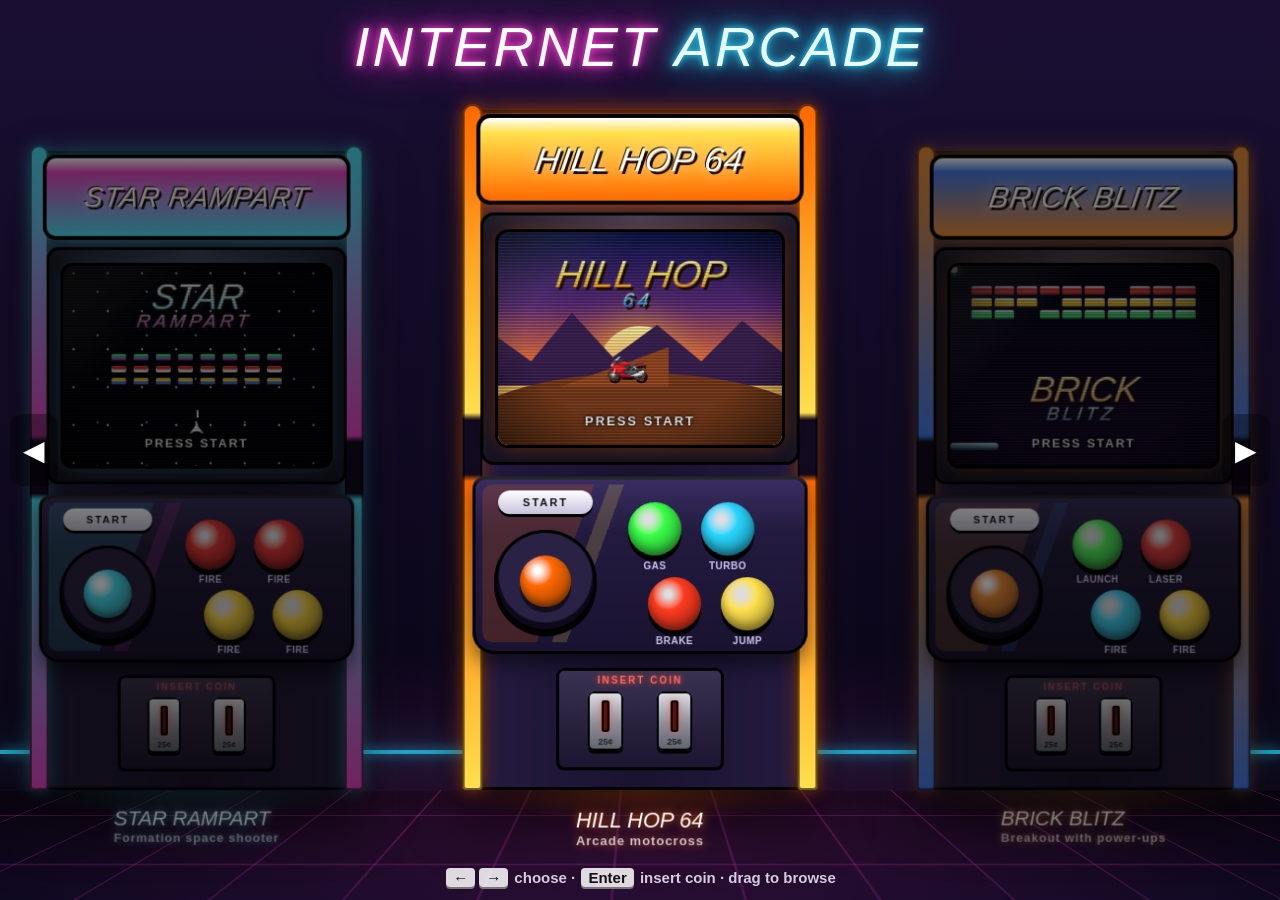
<file: index.html>
<!doctype html>
<html lang="en">
<head>
<meta charset="utf-8">
<meta name="viewport" content="width=device-width, initial-scale=1, maximum-scale=1, user-scalable=no, viewport-fit=cover">
<title>Internet Arcade</title>
<style>
:root{
  --bg:#07040f; --wall1:#1a0f33; --wall2:#0b0718; --neon:#ff3bd4; --neon2:#28d7ff; --ink:#f4f0ff;
  --cabW:360px; --cabH:690px;
}
*{box-sizing:border-box}
html,body{margin:0;height:100%;overflow:hidden;background:var(--bg);color:var(--ink);
  font-family:"Arial Black","Impact","Helvetica Neue",Arial,sans-serif;user-select:none;-webkit-user-select:none;
  -webkit-tap-highlight-color:transparent;touch-action:none}

/* ---------- the room ---------- */
#room{position:fixed;inset:0;overflow:hidden;cursor:grab;
  background:
    radial-gradient(ellipse 80% 30% at 50% calc(var(--fy,58vh) + 40px),rgba(255,59,212,.16),transparent 70%),
    linear-gradient(180deg,var(--wall1) 0px,var(--wall2) var(--fy,58vh),#05030a calc(var(--fy,58vh) + 2px),#0d0820 100%)}
#room.dragging{cursor:grabbing}
#room::before{ /* neon strip along the wall */
  content:"";position:absolute;left:0;right:0;top:calc(var(--fy,58vh) - 40px);height:4px;background:var(--neon2);
  box-shadow:0 0 12px var(--neon2),0 0 40px var(--neon2);opacity:.75}
#room::after{ /* perspective floor grid */
  content:"";position:absolute;left:-50%;right:-50%;top:var(--fy,58vh);bottom:-40%;
  background:
    repeating-linear-gradient(90deg,rgba(255,59,212,.28) 0 2px,transparent 2px 90px),
    repeating-linear-gradient(0deg,rgba(255,59,212,.28) 0 2px,transparent 2px 70px);
  transform:perspective(420px) rotateX(62deg);transform-origin:50% 0;
  mask-image:linear-gradient(180deg,rgba(0,0,0,.9),transparent 75%);-webkit-mask-image:linear-gradient(180deg,rgba(0,0,0,.9),transparent 75%)}
#world{position:absolute;left:0;top:0;transform-origin:0 0;will-change:transform;z-index:1}
#world.anim{transition:transform .85s cubic-bezier(.65,0,.25,1)}
#world.glide{transition:transform .45s cubic-bezier(.2,.7,.2,1)}

#sign{position:fixed;left:0;right:0;top:max(14px,env(safe-area-inset-top));text-align:center;z-index:5;pointer-events:none;
  font-style:italic;font-size:clamp(26px,6vw,56px);letter-spacing:3px;color:#fff;
  text-shadow:0 0 6px var(--neon),0 0 18px var(--neon),0 0 40px var(--neon);transition:opacity .4s, transform .4s;
  animation:flick 6s infinite}
#sign span{color:#e8fbff;text-shadow:0 0 6px var(--neon2),0 0 18px var(--neon2),0 0 40px var(--neon2)}
@keyframes flick{0%,92%,100%{opacity:1}93%{opacity:.4}94%{opacity:1}96%{opacity:.6}}
#hint{position:fixed;left:0;right:0;bottom:max(14px,env(safe-area-inset-bottom));text-align:center;z-index:5;pointer-events:none;
  font-family:Arial,sans-serif;font-weight:bold;font-size:clamp(11px,2.6vw,15px);opacity:.85;transition:opacity .4s;padding:0 12px}
#hint kbd,#legend kbd{font-family:inherit;background:#fff;color:#111;border-radius:4px;padding:1px 7px;box-shadow:0 2px 0 #888;margin:0 2px;white-space:nowrap}
#arrows{position:fixed;inset:0;pointer-events:none;z-index:5;transition:opacity .4s}
#arrows button{pointer-events:auto;position:absolute;top:50%;transform:translateY(-50%);width:48px;height:72px;border:0;border-radius:12px;
  background:rgba(0,0,0,.35);color:#fff;font-size:28px;cursor:pointer}
#arrows button:hover{background:rgba(255,59,212,.35)}
#arrows .l{left:10px} #arrows .r{right:10px}
body.zoomed #sign,body.zoomed #hint,body.zoomed #arrows{opacity:0;pointer-events:none}
body.zoomed #sign{transform:translateY(-30px);animation:none;visibility:hidden}
body.zoomed #room{cursor:default}

/* ---------- cabinets (all sizes in design pixels, scaled by the camera) ---------- */
.cab{position:absolute;top:0;width:var(--cabW);height:var(--cabH);transition:filter .4s,transform .4s;transform-origin:50% 100%}
.cab:not(.sel){filter:brightness(.5) saturate(.8);transform:scale(.94)}
body.zoomed .cab:not(.sel){filter:brightness(.25)}
.cab .body{position:absolute;inset:0 6px 0 6px;border-radius:16px 16px 6px 6px;
  background:linear-gradient(90deg,#120c22 0%,#231a3e 8%,#1b1430 50%,#231a3e 92%,#120c22 100%);
  box-shadow:inset 0 0 0 3px #000,0 30px 60px rgba(0,0,0,.6)}
.cab .side{position:absolute;top:-6px;bottom:0;width:20px;border-radius:10px 10px 4px 4px;
  background:linear-gradient(180deg,var(--c1),var(--c2) 45%,#120a20 46%,#120a20 54%,var(--c1) 55%,var(--c2));
  box-shadow:inset 0 0 0 2px rgba(0,0,0,.6),0 0 18px color-mix(in srgb,var(--c1) 50%,transparent)}
.cab .side.l{left:0} .cab .side.r{right:0}
.cab .marquee{position:absolute;left:18px;right:18px;top:8px;height:84px;border-radius:10px;overflow:hidden;
  background:linear-gradient(180deg,#fff 0%,var(--c2) 18%,var(--c1) 100%);box-shadow:0 0 0 4px #000,0 0 30px var(--c1);
  display:flex;align-items:center;justify-content:center}
.cab .marquee span{font-style:italic;font-size:34px;letter-spacing:1px;color:#fff;transform:skewX(-8deg);white-space:nowrap;
  text-shadow:3px 3px 0 #1a0b02,-1px -1px 0 #1a0b02,0 0 18px rgba(255,255,255,.7)}
.cab.sel .marquee{animation:marq 2.4s ease-in-out infinite}
@keyframes marq{50%{box-shadow:0 0 0 4px #000,0 0 55px var(--c1)}}
.cab .bezel{position:absolute;left:18px;top:104px;width:324px;height:256px;border-radius:14px;
  background:radial-gradient(ellipse at 50% 0%,#3a3550,#14111f 70%);box-shadow:inset 0 0 0 3px #000,inset 0 8px 18px rgba(255,255,255,.08)}
.cab .screen{position:absolute;left:18px;top:20px;width:288px;height:216px;border-radius:10px;overflow:hidden;background:#000;
  box-shadow:0 0 0 3px #000,0 0 22px color-mix(in srgb,var(--c1) 40%,transparent)}
.cab .glass{position:absolute;inset:0;pointer-events:none;border-radius:10px;
  background:
    repeating-linear-gradient(180deg,rgba(255,255,255,.035) 0 1px,rgba(0,0,0,.22) 1px 3px),
    radial-gradient(ellipse at 50% 50%,transparent 58%,rgba(0,0,0,.55) 100%),
    linear-gradient(135deg,rgba(255,255,255,.14) 0%,transparent 30%)}
.cab .panel{position:absolute;left:10px;right:10px;top:372px;height:180px;border-radius:12px 12px 22px 22px;
  background:linear-gradient(180deg,#3b2f63 0%,#241c40 30%,#191230 100%);box-shadow:inset 0 3px 0 rgba(255,255,255,.15),inset 0 0 0 3px #000,0 10px 20px rgba(0,0,0,.5)}
.cab .panel::before{content:"";position:absolute;left:10px;right:10px;top:8px;bottom:12px;border-radius:10px;
  background:linear-gradient(110deg,var(--c1) 0 30%,transparent 30% 34%,var(--c2) 34% 38%,transparent 38%);opacity:.18}
.stick{position:absolute;left:22px;top:54px;width:104px;height:104px;border-radius:50%;
  background:radial-gradient(circle at 50% 45%,#0b0814 0 22%,#2a2244 23% 60%,#0d0918 62%);box-shadow:inset 0 0 0 3px #000,0 4px 0 #000;touch-action:none}
.stick .knob{position:absolute;left:50%;top:50%;width:52px;height:52px;margin:-26px 0 0 -26px;border-radius:50%;
  background:radial-gradient(circle at 35% 30%,#fff 0 6%,var(--c1) 30%,color-mix(in srgb,var(--c1) 55%,#000) 100%);
  box-shadow:0 6px 0 rgba(0,0,0,.55),inset 0 -4px 6px rgba(0,0,0,.35);transition:transform .08s}
.pbs{position:absolute;left:148px;top:26px;width:160px;height:150px}
.pb{position:absolute;width:54px;height:54px;border-radius:50%;border:0;padding:0;cursor:pointer;touch-action:none;
  background:radial-gradient(circle at 38% 32%,rgba(255,255,255,.85) 0 7%,var(--b) 32%,color-mix(in srgb,var(--b) 55%,#000) 100%);
  box-shadow:0 6px 0 #000,inset 0 -5px 8px rgba(0,0,0,.35);transition:transform .06s,box-shadow .06s}
.pbs.six{left:134px;top:24px;width:190px}
.pbs.six .pb{width:48px;height:48px}
.pbs.six .pb i{top:52px}
.pb.on{transform:translateY(4px);box-shadow:0 2px 0 #000,0 0 22px var(--b),inset 0 -5px 8px rgba(0,0,0,.35)}
.pb i{position:absolute;left:50%;top:59px;transform:translateX(-50%);font-style:normal;font-family:Arial,sans-serif;font-weight:bold;font-size:10px;letter-spacing:.5px;color:#cfc6ef;white-space:nowrap;pointer-events:none}
.start{position:absolute;left:26px;top:14px;width:96px;height:24px;border:0;border-radius:12px;cursor:pointer;touch-action:none;
  background:linear-gradient(180deg,#fff,#c9c3dd);color:#111;font:bold 11px Arial,sans-serif;letter-spacing:2px;box-shadow:0 3px 0 #000}
.start.on{transform:translateY(2px);box-shadow:0 1px 0 #000}
/* controls only respond on the machine you are playing */
.cab:not(.active) .stick,.cab:not(.active) .pb,.cab:not(.active) .start{pointer-events:none}
.cab .coin{position:absolute;left:50%;top:566px;width:170px;height:104px;margin-left:-85px;border-radius:8px;
  background:linear-gradient(180deg,#3a3352,#1c1530);box-shadow:inset 0 0 0 3px #000,inset 0 3px 0 rgba(255,255,255,.12)}
.coinlbl{position:absolute;top:7px;left:0;right:0;text-align:center;font:bold 10px Arial,sans-serif;letter-spacing:2px;color:#ff6a5a;text-shadow:0 0 6px #ff4a3a;opacity:.55}
.cab.sel .coinlbl{opacity:1;animation:blinkT 1.2s steps(2) infinite}
.slots{position:absolute;left:0;right:0;top:24px;display:flex;justify-content:center;gap:34px}
.slot{display:block;position:relative;width:36px;height:60px;border-radius:6px;background:linear-gradient(180deg,#e2e5ea,#8a8f9a 55%,#5d626c);
  box-shadow:inset 0 0 0 2px #000,0 3px 0 #000}
.slot b{position:absolute;left:14px;top:9px;width:8px;height:32px;border-radius:3px;background:#5a120c;box-shadow:inset 0 0 0 2px #000,0 0 8px rgba(255,74,58,.7);transition:background .15s,box-shadow .15s}
.slot u{position:absolute;left:0;right:0;bottom:4px;text-align:center;text-decoration:none;font:bold 9px Arial,sans-serif;color:#222}
.cab.credited .slot:first-child b{background:#fff3b0;box-shadow:inset 0 0 0 2px #000,0 0 18px #ffd34a,0 0 40px #ffb000}
.coinfly{position:absolute;left:30px;top:29px;width:40px;height:40px;border-radius:50%;opacity:0;pointer-events:none;z-index:5;
  background:radial-gradient(circle at 35% 30%,#fff9d0 0 8%,#ffd34a 32%,#d99a16 72%,#8a5a06 100%);
  box-shadow:inset 0 0 0 3px #b47a0a,inset 0 0 0 6px #ffe27a,inset 0 0 0 7px #b47a0a;
  display:flex;align-items:center;justify-content:center;font:900 18px "Arial Black",Arial,sans-serif;color:#a86c06;text-shadow:1px 1px 0 #ffe9a0}
.credit{position:absolute;top:8px;right:12px;font:bold 12px Arial,sans-serif;letter-spacing:2px;color:#fff;text-shadow:0 0 6px #000,0 0 2px #000;opacity:0;z-index:2}
.cab.credited .credit{opacity:1;animation:blinkT .25s steps(2) 6}
.cab.credited .marquee{animation:credFlash .45s ease-out 3}
@keyframes credFlash{0%{filter:brightness(2.2);box-shadow:0 0 0 4px #000,0 0 90px var(--c2)}100%{filter:none}}
.cab .plate{position:absolute;left:50%;top:calc(var(--cabH) + 18px);transform:translateX(-50%);white-space:nowrap;font-style:italic;font-size:22px;
  color:#fff;text-shadow:0 0 10px var(--c1);transition:opacity .4s}
.cab .plate small{display:block;text-align:center;font:bold 13px Arial,sans-serif;opacity:.75;font-style:normal;letter-spacing:1px}
body.zoomed .plate{opacity:0}
.cab .floorglow{position:absolute;left:-20px;right:-20px;top:calc(var(--cabH) - 30px);height:60px;border-radius:50%;
  background:radial-gradient(ellipse,color-mix(in srgb,var(--c1) 45%,transparent),transparent 70%);filter:blur(6px);z-index:-1}

/* ---------- attract screens ---------- */
.attract{position:absolute;inset:0;overflow:hidden}
.att-hillhop{background:linear-gradient(180deg,#0d1650 0%,#5a2a7a 34%,#ff7a3a 62%,#ffcf6a 74%)}
.att-hillhop .sun{position:absolute;left:50%;top:44%;width:84px;height:84px;margin-left:-42px;border-radius:50%;
  background:linear-gradient(180deg,#fff3a0,#ff8a2a);box-shadow:0 0 40px #ffb04a}
.att-hillhop .mts{position:absolute;left:-10%;right:-10%;bottom:28%;height:38%;background:#3b2052;
  clip-path:polygon(0 100%,8% 40%,18% 70%,30% 10%,42% 65%,55% 25%,68% 70%,80% 20%,92% 60%,100% 35%,100% 100%)}
.att-hillhop .hills{position:absolute;left:-20%;right:-20%;bottom:-2%;height:36%;background:#7a3b1a;
  border-radius:50% 50% 0 0/100% 100% 0 0;animation:roll 3s linear infinite}
.att-hillhop .hills::before{content:"";position:absolute;left:30%;top:-26px;width:110px;height:40px;background:#9a4a22;clip-path:polygon(0 100%,100% 0,100% 100%)}
@keyframes roll{50%{transform:translateY(5px)}}
.att-hillhop .bike{position:absolute;left:38%;bottom:30%;font-size:34px;animation:hop 1.6s ease-in-out infinite;filter:drop-shadow(2px 3px 0 #1a0b02)}
@keyframes hop{0%,100%{transform:translate(0,0) rotate(0)}45%{transform:translate(26px,-46px) rotate(-14deg)}70%{transform:translate(40px,-30px) rotate(8deg)}}
.att-title{position:absolute;left:0;right:0;top:12%;text-align:center;font-style:italic;font-size:38px;line-height:.9;transform:skewX(-8deg);
  background:linear-gradient(180deg,#fff7b0,#ffe14d 35%,#ff8a00 65%,#d1260b);-webkit-background-clip:text;background-clip:text;color:transparent;
  filter:drop-shadow(3px 3px 0 #1a0b02)}
.att-title small{display:block;font-size:20px;letter-spacing:4px;background:linear-gradient(180deg,#bff6ff,#28d7ff 55%,#1060ff);-webkit-background-clip:text;background-clip:text}
.press{position:absolute;left:0;right:0;bottom:8%;text-align:center;font:bold 13px Arial,sans-serif;letter-spacing:2px;color:#fff;
  text-shadow:0 0 6px #000,0 0 2px #000;animation:blinkT 1.1s steps(2) infinite}
@keyframes blinkT{50%{opacity:0}}
.att-soon{background:#06040c}
.att-soon::before{content:"";position:absolute;inset:-50%;opacity:.22;
  background:repeating-radial-gradient(circle at 17% 32%,#fff 0 1px,transparent 1px 3px),repeating-radial-gradient(circle at 73% 61%,#fff 0 1px,transparent 1px 4px);
  animation:static .25s steps(3) infinite}
@keyframes static{33%{transform:translate(7px,-11px)}66%{transform:translate(-9px,5px)}}
.att-soon .att-title{top:30%;font-size:30px;background:linear-gradient(180deg,#fff,var(--c2) 50%,var(--c1));-webkit-background-clip:text;background-clip:text}

/* ---------- playing ---------- */
#frame{position:fixed;border:0;background:#000;z-index:3;opacity:0;transition:opacity .35s}
/* While a game runs, the room stands still so the game gets the frame budget: nothing animates,
   the other cabinets, blurred glows and layer hints are dropped, only the bezel around the screen stays. */
body.playing #room *,body.playing #room *::before,body.playing #room *::after,body.playing #sign{animation-play-state:paused!important}
body.playing #sign,body.playing .cab .floorglow{display:none}
body.playing .cab:not(.active){visibility:hidden}
body.playing #world{will-change:auto}
body.playing .cab.active{filter:none}
body.playing .cab.running .attract,body.playing .cab.running .glass{display:none}
body.playing #room .cab.active .nogame,body.playing #room .cab.active .nogame *{animation-play-state:running!important}
/* no game file: a sad robot on a green phosphor screen */
.nogame{background:radial-gradient(ellipse at 50% 40%,#0c2e16,#020a05 72%);color:#39ff7a;text-align:center;font-family:ui-monospace,"Courier New",monospace;animation:crtflick 5s infinite}
.nogame .bot{display:block;width:118px;margin:20px auto 2px;fill:#39ff7a;filter:drop-shadow(0 0 3px #39ff7a)}
.nogame .bot .blink{fill:#ff4a3a;animation:blinkT 1.1s steps(2) infinite}
.nogame .bot .tear{fill:#8ae6ff;transform-box:fill-box;animation:tear 2s ease-in infinite}
@keyframes tear{0%{transform:translateY(0);opacity:0}15%{opacity:1}100%{transform:translateY(260%);opacity:0}}
.nogame .bot .head{animation:sulk 3s ease-in-out infinite;transform-origin:50% 100%;transform-box:view-box}
@keyframes sulk{0%,100%{transform:rotate(0)}50%{transform:rotate(-3deg) translateY(.4px)}}
.ng-t{font-weight:bold;font-size:21px;letter-spacing:2px;text-shadow:0 0 6px #39ff7a,0 0 14px #1a8a3a;animation:blinkT 1.6s steps(2) infinite}
.ng-s{font-size:10px;margin-top:6px;opacity:.85}
.ng-err{font-size:9px;margin-top:3px;opacity:.55;letter-spacing:1px}
@keyframes crtflick{0%,95%,100%{opacity:1}96%{opacity:.82}97%{opacity:1}98%{opacity:.9}}
#frame.show{opacity:1}
#legend{position:fixed;z-index:4;left:50%;transform:translate(-50%,10px);opacity:0;pointer-events:none;
  transition:opacity .6s .25s,transform .6s .25s;font-family:Arial,sans-serif;font-weight:bold;font-size:14px;
  display:flex;flex-wrap:wrap;justify-content:center;gap:8px 18px;padding:10px 16px;max-width:96vw;
  background:rgba(8,5,18,.72);border:2px solid rgba(255,255,255,.18);border-radius:12px}
#legend.show{opacity:1;transform:translate(-50%,0)}
#legend span{white-space:nowrap}
#back{position:fixed;z-index:6;left:max(12px,env(safe-area-inset-left));top:max(12px,env(safe-area-inset-top));border:2px solid #fff;border-radius:10px;
  background:rgba(8,5,18,.75);color:#fff;font:italic 15px "Arial Black",Arial,sans-serif;padding:8px 14px;cursor:pointer;
  opacity:0;pointer-events:none;transition:opacity .4s}
body.zoomed #back{opacity:1;pointer-events:auto}
@media (pointer:coarse){#arrows{display:none}}
/* attract screens for the canvas games */
.attract .att-title small{color:transparent}
.att-star{background:radial-gradient(circle at 30% 20%,rgba(255,255,255,.9) 0 1px,transparent 1.5px) 0 0/37px 41px,radial-gradient(circle at 70% 60%,rgba(120,220,255,.8) 0 1px,transparent 1.5px) 0 0/53px 47px,#04030c;animation:starfall 6s linear infinite}
@keyframes starfall{to{background-position:0 82px,0 94px,0 0}}
.att-star .att-title{background:linear-gradient(180deg,#fff,#2fe6ff);-webkit-background-clip:text;background-clip:text;top:8%}
.att-star .att-title small{background:linear-gradient(180deg,#ffc0f0,#ff3bd4);-webkit-background-clip:text;background-clip:text}
.att-star .fleet{position:absolute;left:18%;right:18%;top:44%;display:grid;grid-template-columns:repeat(8,1fr);gap:6px 8px;animation:sway 3s ease-in-out infinite alternate}
.att-star .fleet i{display:block;height:7px;border-radius:2px;background:#ffd21f;box-shadow:inset 0 -3px 0 #3a7bff}
.att-star .fleet i:nth-child(-n+8){background:#2ee86b;box-shadow:inset 0 -3px 0 #b04bff}
.att-star .fleet i:nth-child(n+9):nth-child(-n+16){background:#ff3030;box-shadow:inset 0 -3px 0 #fff}
@keyframes sway{from{transform:translateX(-14px)}to{transform:translateX(14px)}}
.att-star .ship{position:absolute;left:50%;bottom:16%;width:16px;height:14px;margin-left:-8px;background:#f4f4f4;clip-path:polygon(50% 0,62% 45%,100% 100%,62% 80%,38% 80%,0 100%,38% 45%);animation:shipmove 3s ease-in-out infinite alternate}
@keyframes shipmove{from{transform:translateX(-50px)}to{transform:translateX(50px)}}
.att-star .shot{position:absolute;left:50%;bottom:24%;width:2px;height:8px;background:#fff;animation:shoot .7s linear infinite}
@keyframes shoot{from{transform:translateY(0);opacity:1}to{transform:translateY(-90px);opacity:0}}
.att-brick{background:linear-gradient(180deg,#08061a,#1a0a33)}
.att-brick .att-title{background:linear-gradient(180deg,#fff2b0,#ff8a1f);-webkit-background-clip:text;background-clip:text;top:54%}
.att-brick .att-title small{background:linear-gradient(180deg,#bff6ff,#3a7bff);-webkit-background-clip:text;background-clip:text}
.att-brick .wall{position:absolute;left:8%;right:8%;top:10%;display:grid;grid-template-columns:repeat(10,1fr);gap:3px}
.att-brick .wall i{display:block;height:10px;border-radius:2px;background:linear-gradient(180deg,#fff 0 15%,var(--k) 20% 75%,rgba(0,0,0,.5))}
.att-brick .wall i:nth-child(-n+10){--k:#ff3b3b}.att-brick .wall i:nth-child(n+11):nth-child(-n+20){--k:#ffd21f}.att-brick .wall i:nth-child(n+21){--k:#2ee86b}
.att-brick .wall i:nth-child(7),.att-brick .wall i:nth-child(14),.att-brick .wall i:nth-child(23){visibility:hidden}
.att-brick .ball{position:absolute;width:8px;height:8px;border-radius:50%;background:#fff;box-shadow:0 0 8px #9adfff;animation:bounce 2.2s linear infinite}
@keyframes bounce{0%{left:20%;top:80%}25%{left:60%;top:30%}50%{left:85%;top:60%}75%{left:45%;top:82%}100%{left:20%;top:80%}}
.att-brick .paddle{position:absolute;bottom:8%;width:52px;height:8px;border-radius:4px;background:linear-gradient(180deg,#fff,#8ad8ff 40%,#1a3a6a);animation:pad 2.2s linear infinite}
@keyframes pad{0%,100%{left:14%}50%{left:66%}75%{left:38%}}
.att-fighter{background:linear-gradient(180deg,#2a0a3a 0%,#a0204a 45%,#ff7a3a 70%,#ffc06a 80%)}
.att-fighter .att-title{background:linear-gradient(180deg,#fff,#ffd21f 45%,#ff3b3b);-webkit-background-clip:text;background-clip:text;top:6%;font-size:34px}
.att-fighter .att-title small{background:linear-gradient(180deg,#fff2b0,#ffd21f);-webkit-background-clip:text;background-clip:text;font-size:22px}
.att-fighter .sun{position:absolute;left:50%;top:48%;width:70px;height:70px;margin-left:-35px;border-radius:50%;background:linear-gradient(#fff6c0,#ff9a3a)}
.att-fighter .city{position:absolute;left:0;right:0;bottom:22%;height:30%;background:#2a0a2a;
  clip-path:polygon(0 100%,0 30%,10% 30%,10% 0,20% 0,20% 45%,30% 45%,30% 15%,42% 15%,42% 60%,58% 60%,58% 20%,70% 20%,70% 50%,80% 50%,80% 8%,90% 8%,90% 40%,100% 40%,100% 100%)}
.att-fighter .ground{position:absolute;left:0;right:0;bottom:0;height:23%;background:linear-gradient(#3a1a1a,#120608)}
.att-fighter .ftr{position:absolute;bottom:18%;width:34px;height:70px;background:#120610;
  clip-path:polygon(40% 0,62% 0,66% 16%,100% 26%,96% 34%,66% 34%,70% 60%,96% 100%,74% 100%,50% 70%,30% 100%,8% 100%,30% 58%,28% 34%,0 40%,4% 30%,34% 16%)}
.att-fighter .ftr.a{left:22%;animation:ftra 1.6s ease-in-out infinite}
.att-fighter .ftr.b{right:22%;transform:scaleX(-1);animation:ftrb 1.6s ease-in-out infinite}
@keyframes ftra{0%,100%{transform:translateX(0)}40%{transform:translateX(10px)}50%{transform:translateX(16px) rotate(4deg)}}
@keyframes ftrb{0%,100%{transform:scaleX(-1) translateX(0)}55%{transform:scaleX(-1) translateX(-6px) rotate(-8deg)}}
.att-fighter .orb{position:absolute;left:34%;bottom:36%;width:18px;height:14px;border-radius:50%;background:radial-gradient(circle,#fff 0 30%,#2fe6ff 55%,transparent 72%);
  box-shadow:0 0 14px #2fe6ff;animation:orb 1.6s linear infinite}
@keyframes orb{0%,30%{transform:translateX(0) scale(.2);opacity:0}35%{opacity:1;transform:translateX(0) scale(1)}70%{transform:translateX(90px) scale(1);opacity:1}72%,100%{transform:translateX(96px) scale(2);opacity:0}}
.att-fighter .hitfx{position:absolute;right:24%;bottom:38%;width:30px;height:30px;background:#fff;clip-path:polygon(50% 0,60% 38%,100% 50%,60% 62%,50% 100%,40% 62%,0 50%,40% 38%);opacity:0;animation:hitfx 1.6s linear infinite}
@keyframes hitfx{0%,70%{opacity:0;transform:scale(.4)}74%{opacity:1;transform:scale(1.3)}90%,100%{opacity:0;transform:scale(1.6)}}
.att-skater{background:linear-gradient(180deg,#05020f,#2a0f4a 55%,#ff3b8a)}
.att-skater .att-title{background:linear-gradient(180deg,#fff,#2fe6ff);-webkit-background-clip:text;background-clip:text;top:8%}
.att-skater .att-title small{background:linear-gradient(180deg,#ffc0f0,#ff3bd4);-webkit-background-clip:text;background-clip:text}
.att-skater .moon{position:absolute;right:12%;top:12%;width:30px;height:30px;border-radius:50%;background:#ffe9c0;box-shadow:0 0 20px #ffd}
.att-skater .city{position:absolute;left:0;right:0;bottom:26%;height:34%;background:#1a0d33;
  clip-path:polygon(0 100%,0 40%,8% 40%,8% 15%,16% 15%,16% 50%,24% 50%,24% 5%,32% 5%,32% 35%,42% 35%,42% 20%,52% 20%,52% 55%,60% 55%,60% 10%,70% 10%,70% 45%,80% 45%,80% 25%,90% 25%,90% 50%,100% 50%,100% 100%)}
.att-skater .roof{position:absolute;left:0;right:0;bottom:0;height:27%;background:#2b2440;border-top:3px solid #4a3f66}
.att-skater .sk{position:absolute;left:40%;bottom:27%;width:22px;height:30px;animation:ollie 1.6s ease-in-out infinite;
  background:linear-gradient(#ff3bd4,#ff3bd4) 6px 0/10px 4px no-repeat,radial-gradient(circle,#f0c8a0 0 4px,transparent 4.5px) 10px 6px/10px 10px no-repeat,
  linear-gradient(#2fe6ff,#2fe6ff) 7px 13px/8px 9px no-repeat,linear-gradient(#1b1b2b,#1b1b2b) 6px 22px/10px 5px no-repeat,linear-gradient(#2a1a10,#2a1a10) 0 27px/22px 3px no-repeat}
@keyframes ollie{0%,55%,100%{transform:translateY(0) rotate(0)}25%{transform:translateY(-34px) rotate(-12deg)}40%{transform:translateY(-26px) rotate(8deg)}}
.att-tanks{background:repeating-conic-gradient(#3a3226 0 25%,#363023 0 50%) 0 0/24px 24px}
.att-tanks .att-title{background:linear-gradient(180deg,#fff2b0,#ffd21f);-webkit-background-clip:text;background-clip:text;top:8%}
.att-tanks .att-title small{background:linear-gradient(180deg,#ffc0b0,#ff3b3b);-webkit-background-clip:text;background-clip:text}
.att-tanks .blk{position:absolute;background:linear-gradient(180deg,#9aa2b0,#4a505c);border:1px solid #222}
.att-tanks .b1{left:42%;top:50%;width:40px;height:40px}.att-tanks .b2{left:12%;top:76%;width:60px;height:14px;background:#a24a22}
.att-tanks .tank{position:absolute;width:24px;height:18px;border-radius:3px;border-top:4px solid #111;border-bottom:4px solid #111}
.att-tanks .tank::after{content:"";position:absolute;left:50%;top:50%;width:18px;height:4px;margin-top:-2px;background:#222}
.att-tanks .t1{left:14%;top:52%;background:#2fe6ff;animation:t1 3s ease-in-out infinite alternate}
.att-tanks .t2{right:12%;top:58%;background:#a8743a;transform:scaleX(-1);animation:t2 3s ease-in-out infinite alternate}
@keyframes t1{to{transform:translateY(16px)}} @keyframes t2{to{transform:scaleX(-1) translateY(-20px)}}
.att-tanks .shell{position:absolute;left:24%;top:56%;width:6px;height:6px;border-radius:50%;background:#fff;box-shadow:0 0 6px #ffd21f;animation:shell 1.5s linear infinite}
@keyframes shell{0%{transform:translate(0,0)}45%{transform:translate(70px,-34px)}100%{transform:translate(170px,20px);opacity:0}}
@media (prefers-reduced-motion:reduce){#world.anim,#world.glide{transition-duration:.01s}.attract *,.attract,.att-soon::before{animation:none!important}}
</style>
</head>
<body>
<div id="room"><div id="world"></div></div>
<div id="sign">INTERNET <span>ARCADE</span></div>
<div id="arrows"><button class="l" aria-label="Previous machine">◀</button><button class="r" aria-label="Next machine">▶</button></div>
<div id="hint"></div>
<button id="back">◀ ARCADE</button>
<div id="legend"></div>
<iframe id="frame" title="Arcade game" allow="autoplay *; gamepad *; fullscreen *" hidden></iframe>

<script>
'use strict';
/* Machines in the room. A machine with `src` is playable; the others show a "coming soon" screen. */
const MACHINES = [
  { title: 'STAR RAMPART', sub: 'Formation space shooter', c1: '#2fe6ff', c2: '#ff3bd4', mq: 30, art: 'star', src: 'StarRampart.html?embed=1',
    legend: [['← →', 'Move'], ['J / Space', 'Fire'], ['Enter', 'Start · pause'], ['Esc', 'Pause · on the title screen, back to the arcade']],
    buttons: [['FIRE', 'KeyJ', '#ff3030'], ['FIRE', 'KeyK', '#ff3030'], ['FIRE', 'KeyL', '#ffd21f'], ['FIRE', 'KeyI', '#ffd21f']] },
  { title: 'HILL HOP 64', sub: 'Arcade motocross', c1: '#ff6a00', c2: '#ffe14d', art: 'hillhop', src: 'HillHop64.html?embed=1',
    legend: [['← →', 'Steer'], ['↑ ↓', 'Lean / pitch'], ['Space', 'Pre-load jump'], ['L / Shift', 'Turbo'], ['K', 'Brake'], ['J', 'Gas (Auto-gas off)'],
             ['C', 'Camera'], ['R', 'Reset bike'], ['Esc', 'Pause · on the title screen, back to the arcade']],
    buttons: [['GAS', 'KeyJ', '#3bff4a'], ['TURBO', 'KeyL', '#28d7ff'], ['BRAKE', 'KeyK', '#ff3b1f'], ['JUMP', 'Space', '#ffe14d']] },
  { title: 'BRICK BLITZ', sub: 'Breakout with power-ups', c1: '#ff8a1f', c2: '#3a7bff', mq: 32, art: 'brick', src: 'BrickBlitz.html?embed=1',
    legend: [['← →', 'Move paddle (or the mouse)'], ['J / Space', 'Launch · laser'], ['Enter', 'Start · pause'], ['Esc', 'Pause · on the title screen, back to the arcade']],
    buttons: [['LAUNCH', 'KeyJ', '#3bff4a'], ['LASER', 'KeyK', '#ff3b3b'], ['FIRE', 'KeyL', '#28d7ff'], ['FIRE', 'KeyI', '#ffd21f']] },
  { title: 'STREET LEGENDS', sub: 'One-on-one street fighter', c1: '#ff3b3b', c2: '#ffd21f', mq: 26, art: 'fighter', src: 'StreetLegends.html?embed=1',
    legend: [['← →', 'Walk · hold back to block'], ['↑ ↓', 'Jump · crouch'], ['J / K', 'Light / heavy punch'], ['L / I', 'Light / heavy kick'],
             ['U', 'Special (hold ↓ or ← for the others)'], ['O', 'Super when the bar is full'], ['Esc', 'Pause · on the title screen, back to the arcade']],
    buttons: [['LP', 'KeyJ', '#2fe6ff'], ['HP', 'KeyK', '#ff3b3b'], ['SPECIAL', 'KeyU', '#ff3bd4'], ['LK', 'KeyL', '#3bff4a'], ['HK', 'KeyI', '#ffd21f'], ['SUPER', 'KeyO', '#ffffff']] },
  { title: 'SKYLINE SKATER', sub: 'Rooftop skate runner', c1: '#b04bff', c2: '#ff3b8a', mq: 26, art: 'skater', src: 'SkylineSkater.html?embed=1',
    legend: [['J / Space / ↑', 'Ollie (hold = higher)'], ['K', 'Kickflip'], ['L', 'Grab (hold)'], ['I / ↓', '360 spin'], ['Esc', 'Pause · on the title screen, back to the arcade']],
    buttons: [['JUMP', 'KeyJ', '#3bff4a'], ['FLIP', 'KeyK', '#ff3bd4'], ['GRAB', 'KeyL', '#28d7ff'], ['SPIN', 'KeyI', '#ffd21f']] },
  { title: 'TURBO TANKS', sub: 'Arena tank battle', c1: '#ffd21f', c2: '#ff3b3b', mq: 32, art: 'tanks', src: 'TurboTanks.html?embed=1',
    legend: [['↑ ↓ ← →', 'Drive'], ['J / Space', 'Fire'], ['K', 'Drop mine'], ['L', 'Turbo dash'], ['Esc', 'Pause · on the title screen, back to the arcade']],
    buttons: [['FIRE', 'KeyJ', '#ff3b3b'], ['MINE', 'KeyK', '#ffd21f'], ['TURBO', 'KeyL', '#28d7ff'], ['FIRE', 'KeyI', '#ff6a00']] },
];
// attract-mode screens shown on each cabinet until you insert a coin
const ATTRACT = {
  hillhop: () => `<div class="attract att-hillhop"><div class="sun"></div><div class="mts"></div><div class="hills"></div><div class="bike">🏍️</div>
      <div class="att-title">HILL HOP<small>64</small></div><div class="press">PRESS START</div></div>`,
  star: () => `<div class="attract att-star"><div class="fleet">${'<i></i>'.repeat(24)}</div><div class="ship"></div><div class="shot"></div>
      <div class="att-title">STAR<small>RAMPART</small></div><div class="press">PRESS START</div></div>`,
  brick: () => `<div class="attract att-brick"><div class="wall">${'<i></i>'.repeat(30)}</div><div class="ball"></div><div class="paddle"></div>
      <div class="att-title">BRICK<small>BLITZ</small></div><div class="press">PRESS START</div></div>`,
  fighter: () => `<div class="attract att-fighter"><div class="sun"></div><div class="city"></div><div class="ground"></div><div class="ftr a"></div><div class="ftr b"></div><div class="orb"></div><div class="hitfx"></div>
      <div class="att-title">STREET<small>LEGENDS</small></div><div class="press">PRESS START</div></div>`,
  skater: () => `<div class="attract att-skater"><div class="moon"></div><div class="city"></div><div class="roof"></div><div class="sk"></div>
      <div class="att-title">SKYLINE<small>SKATER</small></div><div class="press">PRESS START</div></div>`,
  tanks: () => `<div class="attract att-tanks"><div class="blk b1"></div><div class="blk b2"></div><div class="tank t1"></div><div class="tank t2"></div><div class="shell"></div>
      <div class="att-title">TURBO<small>TANKS</small></div><div class="press">PRESS START</div></div>`,
};
// sad pixel robot shown on a cabinet whose game file is missing
function noGameHTML(file) {
  const px = [], P = (x, y, w = 1, h = 1, cls = '') => px.push(`<rect x="${x}" y="${y}" width="${w}" height="${h}"${cls ? ` class="${cls}"` : ''}/>`);
  P(15, 0, 2, 2, 'blink'); P(16, 2, 1, 3);                          // antenna
  P(6, 5, 20, 1); P(6, 18, 20, 1); P(6, 5, 1, 14); P(25, 5, 1, 14);   // head
  P(4, 9, 2, 5); P(26, 9, 2, 5);                                     // ears
  P(8, 7); P(23, 7); P(8, 16); P(23, 16);                            // bolts
  P(9, 10, 2, 1); P(11, 9, 2, 1); P(19, 9, 2, 1); P(21, 10, 2, 1);   // brows, raised in the middle
  P(10, 12, 2, 2); P(20, 12, 2, 2);                                  // eyes
  P(14, 14, 4, 1); P(13, 15); P(18, 15); P(12, 16); P(19, 16);       // frown
  const tear = `<rect x="10" y="14" width="1" height="2" class="tear"/>`;
  return `<div class="attract nogame"><svg class="bot" viewBox="0 0 32 20" shape-rendering="crispEdges"><g class="head">${px.join('')}</g>${tear}</svg>
    <div class="ng-t">NO GAME FOUND</div><div class="ng-s">${file} isn't in this folder</div><div class="ng-err">ERROR 404 · INSERT CARTRIDGE</div></div>`;
}
const fileOf = src => src.split('?')[0];
const DEFAULT_BUTTONS = [['A', 'KeyJ', '#3bff4a'], ['B', 'KeyL', '#28d7ff'], ['C', 'KeyK', '#ff3b1f'], ['D', 'Space', '#ffe14d']];

const CAB_W = 360, CAB_H = 690, GAP = 90, PITCH = CAB_W + GAP;
// regions inside a cabinet (design px)
const BEZEL = { x: 18, y: 104, w: 324, h: 256 }, SCREEN = { x: 36, y: 124, w: 288, h: 216 };
const PLAY_MOBILE = { x: 4, y: 96, w: CAB_W - 8, h: 558 - 96 };   // screen + control panel
const COIN_VIEW = { x: 20, y: 364, w: CAB_W - 40, h: CAB_H - 364 };  // control panel + coin door

const $ = s => document.querySelector(s);
const room = $('#room'), world = $('#world'), frame = $('#frame'), legend = $('#legend'), hint = $('#hint');
const isTouch = () => matchMedia('(pointer: coarse)').matches || navigator.maxTouchPoints > 0;
const mobileLayout = () => isTouch() && Math.min(innerWidth, innerHeight) < 820;

/* ---------- build the room ---------- */
const cabs = MACHINES.map((m, i) => {
  const el = document.createElement('div');
  el.className = 'cab'; el.style.left = (i * PITCH) + 'px';
  el.style.setProperty('--c1', m.c1); el.style.setProperty('--c2', m.c2);
  const att = ATTRACT[m.art] ? ATTRACT[m.art]() : `<div class="attract att-soon"><div class="att-title">COMING<br>SOON</div><div class="press">NO GAME LOADED</div></div>`;
  const btns = (m.buttons || DEFAULT_BUTTONS).map(([label, code, col], k) =>
    (m.buttons || DEFAULT_BUTTONS).length > 4
      // six-button fighter layout: two rows of three, the lower row nudged right
      ? `<button class="pb" data-code="${code}" style="--b:${col};left:${(k % 3) * 58 + (k > 2 ? 12 : 0)}px;top:${k > 2 ? 72 : 0}px" aria-label="${label}"><i>${label}</i></button>`
      : `<button class="pb" data-code="${code}" style="--b:${col};left:${(k % 2) * 74 + (k > 1 ? 30 : 10)}px;top:${k > 1 ? 76 : 0}px" aria-label="${label}"><i>${label}</i></button>`).join('');
  el.innerHTML = `<div class="floorglow"></div><div class="body"></div><div class="side l"></div><div class="side r"></div>
    <div class="marquee"><span${m.mq ? ` style="font-size:${m.mq}px"` : ''}>${m.title}</span></div>
    <div class="bezel"><div class="screen">${att}<div class="credit">CREDIT 01</div><div class="glass"></div></div></div>
    <div class="panel"><button class="start" aria-label="Start">START</button><div class="stick" aria-label="Joystick"><div class="knob"></div></div><div class="pbs${(m.buttons || DEFAULT_BUTTONS).length > 4 ? ' six' : ''}">${btns}</div></div>
    <div class="coin"><div class="coinlbl">INSERT COIN</div><div class="slots"><i class="slot"><b></b><u>25¢</u></i><i class="slot"><b></b><u>25¢</u></i></div><div class="coinfly">★</div></div>
    <div class="plate">${m.title}<small>${m.sub}</small></div>`;
  world.appendChild(el);
  return el;
});

/* ---------- camera ---------- */
let sel = 1, camX = sel * PITCH + CAB_W / 2, mode = 'hall', cur = null;
// zoomed-out view: leave room for the sign above and the name plates and hint below
function hallView(cx) {
  const top = Math.min(110, innerHeight * 0.14), bottom = Math.min(110, innerHeight * 0.16), avail = innerHeight - top - bottom;
  const across = innerWidth < 700 ? 1.55 : 2.5;           // phones: one machine with its neighbours peeking in
  const s = Math.min(avail / CAB_H, innerWidth / (CAB_W * across));
  const ty = top + (avail - CAB_H * s) / 2;
  room.style.setProperty('--fy', (ty + CAB_H * s) + 'px');
  return { s, tx: innerWidth / 2 - cx * s, ty };
}
// fit a region of cabinet i into a box on screen
function fitView(i, r, box) {
  const s = Math.min(box.w / r.w, box.h / r.h), cx = i * PITCH + r.x + r.w / 2;
  return { s, tx: box.x + box.w / 2 - cx * s, ty: box.y + (box.h - r.h * s) / 2 - r.y * s };
}
function playView(i) {
  if (mobileLayout()) {
    const top = Math.max(8, parseFloat(getComputedStyle(document.documentElement).getPropertyValue('--sat')) || 0) + 52;
    const v = fitView(i, PLAY_MOBILE, { x: 4, y: top, w: innerWidth - 8, h: innerHeight - top - 10 });
    v.ty = Math.min(v.ty, top - PLAY_MOBILE.y * v.s + 10);   // pin the screen just under the back button
    return v;
  }
  // desktop: the bezel nearly fills the view, with room underneath for the controls
  const legendH = 96;
  return fitView(i, BEZEL, { x: 0, y: 12, w: innerWidth, h: innerHeight - 24 - legendH });
}
function apply(v, how) {
  world.classList.toggle('anim', how === 'anim'); world.classList.toggle('glide', how === 'glide');
  world.style.transform = `translate(${v.tx}px,${v.ty}px) scale(${v.s})`;
  cur = v;
}
function select(i, how = 'glide') {
  sel = Math.max(0, Math.min(cabs.length - 1, i));
  cabs.forEach((c, k) => c.classList.toggle('sel', k === sel));
  camX = sel * PITCH + CAB_W / 2;
  apply(hallView(camX), how);
}

/* ---------- inserting a coin, then playing a machine ---------- */
let leaveTimer = 0, seq = 0;
const sleep = ms => new Promise(r => setTimeout(r, ms));
// the coin is flicked in from the player's side, flips over, turns edge-on and drops into the left slot
const COIN_FLIGHT = [
  { transform: 'perspective(400px) translate(170px,190px) scale(2.4) rotateZ(-40deg) rotateY(0deg)', opacity: 0, filter: 'brightness(1)', offset: 0 },
  { opacity: 1, offset: 0.08 },
  { transform: 'perspective(400px) translate(80px,-95px) scale(1.6) rotateZ(-12deg) rotateY(540deg)', offset: 0.45 },
  { transform: 'perspective(400px) translate(0px,-16px) scale(1.06) rotateZ(0deg) rotateY(720deg)', offset: 0.72 },
  { transform: 'perspective(400px) translate(0px,0px) scale(1) rotateZ(0deg) rotateY(810deg)', opacity: 1, filter: 'brightness(1)', offset: 0.86 },
  { transform: 'perspective(400px) translate(0px,2px) scale(.55) rotateZ(0deg) rotateY(810deg)', opacity: 0, filter: 'brightness(.25)', offset: 1 },
];
async function play(i) {
  if (mode !== 'hall') return;
  if (i !== sel) { select(i); return; }
  const my = ++seq, cab = cabs[i];
  Sfx.init();
  mode = 'coin'; document.body.classList.add('zoomed');
  if (matchMedia('(prefers-reduced-motion: reduce)').matches) { cab.classList.add('credited'); Sfx.coin(); return zoomIn(i); }
  apply(fitView(i, COIN_VIEW, { x: 0, y: 0, w: innerWidth, h: innerHeight }), 'anim');
  await sleep(800); if (my !== seq) return;
  Sfx.whoosh();
  cab.querySelector('.coinfly').animate(COIN_FLIGHT, { duration: 1150, easing: 'cubic-bezier(.35,.05,.35,1)', fill: 'forwards' });
  await sleep(1000); if (my !== seq) return;
  Sfx.coin(); cab.classList.add('credited');
  await sleep(500); if (my !== seq) return;
  Sfx.credit();
  await sleep(450); if (my !== seq) return;
  zoomIn(i);
}
// tapping again or pressing Enter during the coin animation jumps straight to the game
function skipCoin() {
  if (mode !== 'coin') return;
  seq++;
  const cab = cabs[sel];
  for (const a of cab.querySelector('.coinfly').getAnimations()) a.finish();
  if (!cab.classList.contains('credited')) { cab.classList.add('credited'); Sfx.coin(); }
  zoomIn(sel);
}
function zoomIn(i) {
  mode = 'zooming';
  cabs[i].classList.add('active');
  apply(playView(i), 'anim');
  clearTimeout(leaveTimer);
  leaveTimer = setTimeout(() => { if (mode === 'zooming') { mode = 'playing'; mountGame(); } }, 880);
}

/* ---------- sound: coin clink, credit jingle ---------- */
const Sfx = {
  ctx: null,
  init() {
    if (!this.ctx) { const AC = window.AudioContext || window.webkitAudioContext; if (AC) this.ctx = new AC(); }
    if (this.ctx && this.ctx.state === 'suspended') this.ctx.resume();
  },
  tone(f, at, dur, vol, type = 'sine') {
    const c = this.ctx; if (!c) return; const t = c.currentTime + at, o = c.createOscillator(), g = c.createGain();
    o.type = type; o.frequency.setValueAtTime(f, t); g.gain.setValueAtTime(vol, t); g.gain.exponentialRampToValueAtTime(0.0001, t + dur);
    o.connect(g); g.connect(c.destination); o.start(t); o.stop(t + dur + 0.02);
  },
  noise(at, dur, vol, freq, type = 'lowpass') {
    const c = this.ctx; if (!c) return; const t = c.currentTime + at, b = c.createBuffer(1, c.sampleRate * dur, c.sampleRate), d = b.getChannelData(0);
    for (let i = 0; i < d.length; i++) d[i] = (Math.random() * 2 - 1) * (1 - i / d.length);
    const s = c.createBufferSource(), f = c.createBiquadFilter(), g = c.createGain(); s.buffer = b; f.type = type; f.frequency.value = freq; g.gain.value = vol;
    s.connect(f); f.connect(g); g.connect(c.destination); s.start(t);
  },
  whoosh() { this.noise(0, 0.5, 0.12, 1800, 'bandpass'); },
  coin() { // metal on metal, then the coin rattling down the chute
    this.tone(2637, 0, 0.22, 0.18); this.tone(3951, 0.012, 0.3, 0.1); this.tone(1976, 0.05, 0.18, 0.08, 'triangle');
    this.noise(0.08, 0.06, 0.25, 3000, 'highpass'); this.noise(0.2, 0.05, 0.18, 2500, 'highpass'); this.noise(0.3, 0.12, 0.35, 380);
  },
  credit() { [523, 659, 784, 1047].forEach((f, k) => this.tone(f, k * 0.075, 0.14, 0.09, 'square')); },
};
// Mark a machine's game as missing and put the robot on its screen.
function showNoGame(i) {
  const m = MACHINES[i]; if (m.missing) return;
  m.missing = true;
  const old = cabs[i].querySelector('.screen .attract'); if (old) old.outerHTML = noGameHTML(fileOf(m.src));
  cabs[i].classList.remove('running');
}
// Served over http(s): check every game file up front so missing ones show the robot in the hall too.
if (/^https?:/.test(location.protocol)) MACHINES.forEach((m, i) => { if (m.src) fetch(fileOf(m.src), { method: 'HEAD', cache: 'no-store' }).then(r => { if (!r.ok) showNoGame(i); }).catch(() => { }); });
let gameReady = false, readyTimer = 0;
function mountGame() {
  const m = MACHINES[sel];
  placeOverlays();
  document.body.classList.add('playing');
  if (m.src && !m.missing) {
    // every game says hello as soon as its script runs; a page that loads without saying hello isn't a game (file:// can't be pre-checked)
    gameReady = false; cabs[sel].classList.add('running');
    frame.hidden = false; frame.src = m.src;
    frame.onload = () => {
      if (frame.src.endsWith('about:blank')) return;
      clearTimeout(readyTimer);
      readyTimer = setTimeout(() => { if (!gameReady && mode === 'playing') { frame.classList.remove('show'); frame.src = 'about:blank'; frame.hidden = true; showNoGame(sel); legend.innerHTML = '<span><kbd>Esc</kbd> Back to the arcade</span>'; } }, 1500);
    };
  }
  if (!mobileLayout()) {
    const rows = (m.missing ? [['Esc', 'Back to the arcade']] : m.legend || [['Esc', 'Back to the arcade']]).map(([k, d]) => `<span>${k.split(' / ').map(x => `<kbd>${x}</kbd>`).join(' / ')} ${d}</span>`);
    legend.innerHTML = rows.join(''); requestAnimationFrame(() => legend.classList.add('show'));
  }
}
function focusGame() { try { frame.focus(); frame.contentWindow.focus(); } catch (e) { } }
// keep the game iframe and the legend glued to the cabinet screen
function placeOverlays() {
  if (!cur) return;
  const s = cur.s, x = cur.tx + (sel * PITCH + SCREEN.x) * s, y = cur.ty + SCREEN.y * s;
  Object.assign(frame.style, { left: x + 'px', top: y + 'px', width: SCREEN.w * s + 'px', height: SCREEN.h * s + 'px' });
  const bezelBottom = cur.ty + (BEZEL.y + BEZEL.h) * s;
  legend.style.top = Math.min(innerHeight - 70, bezelBottom + 12) + 'px';
}
function leave() {
  if (mode !== 'playing' && mode !== 'zooming' && mode !== 'coin') return;
  seq++;
  for (const c of cabs) { c.classList.remove('credited'); for (const a of c.querySelector('.coinfly').getAnimations()) a.cancel(); }
  releaseAll();
  mode = 'leaving';
  frame.classList.remove('show'); legend.classList.remove('show');
  clearTimeout(readyTimer); frame.onload = null; frame.src = 'about:blank'; frame.hidden = true;
  cabs.forEach(c => c.classList.remove('active', 'running'));
  document.body.classList.remove('zoomed', 'playing');
  apply(hallView(camX), 'anim');
  clearTimeout(leaveTimer);
  leaveTimer = setTimeout(() => { mode = 'hall'; room.focus(); }, 860);
}
$('#back').addEventListener('click', leave);

/* ---------- talking to the game ---------- */
const send = msg => { if (mode === 'playing' && MACHINES[sel].src && !MACHINES[sel].missing && frame.contentWindow) frame.contentWindow.postMessage(msg, '*'); };
const held = new Set();
function key(code, down) {
  if (down === held.has(code)) return;
  down ? held.add(code) : held.delete(code);
  send({ type: 'hh-key', code, down });
}
function releaseAll() { for (const c of [...held]) key(c, false); send({ type: 'hh-release' }); }
addEventListener('message', e => {
  if (e.source !== frame.contentWindow || !e.data || typeof e.data !== 'object') return;
  if (e.data.type === 'hh-exit') leave();
  if (e.data.type === 'hh-ready') { gameReady = true; clearTimeout(readyTimer); frame.classList.add('show'); if (!mobileLayout()) focusGame(); }
});

// joystick
for (const stick of document.querySelectorAll('.stick')) {
  const knob = stick.querySelector('.knob'); let pid = null;
  const move = e => {
    const r = stick.getBoundingClientRect(), s = r.width / 104;
    let dx = (e.clientX - (r.left + r.width / 2)) / s, dy = (e.clientY - (r.top + r.height / 2)) / s;
    const d = Math.hypot(dx, dy), max = 28; if (d > max) { dx *= max / d; dy *= max / d; }
    knob.style.transform = `translate(${dx}px,${dy}px)`;
    const t = 11;
    key('ArrowLeft', dx < -t); key('ArrowRight', dx > t); key('ArrowUp', dy < -t); key('ArrowDown', dy > t);
  };
  stick.addEventListener('pointerdown', e => { e.preventDefault(); e.stopPropagation(); pid = e.pointerId; try { stick.setPointerCapture(pid); } catch (err) { } move(e); });
  stick.addEventListener('pointermove', e => { if (e.pointerId === pid) move(e); });
  const end = e => { if (e.pointerId !== pid) return; pid = null; knob.style.transform = ''; for (const c of ['ArrowLeft', 'ArrowRight', 'ArrowUp', 'ArrowDown']) key(c, false); };
  stick.addEventListener('pointerup', end); stick.addEventListener('pointercancel', end);
}
// buttons
for (const b of document.querySelectorAll('.pb')) {
  const code = b.dataset.code;
  b.addEventListener('pointerdown', e => { e.preventDefault(); e.stopPropagation(); try { b.setPointerCapture(e.pointerId); } catch (err) { } b.classList.add('on'); key(code, true); });
  const up = () => { b.classList.remove('on'); key(code, false); };
  b.addEventListener('pointerup', up); b.addEventListener('pointercancel', up); b.addEventListener('lostpointercapture', up);
}
for (const b of document.querySelectorAll('.start')) {
  b.addEventListener('pointerdown', e => { e.preventDefault(); e.stopPropagation(); b.classList.add('on'); send({ type: 'hh-start' }); });
  const up = () => b.classList.remove('on'); b.addEventListener('pointerup', up); b.addEventListener('pointercancel', up);
}

/* ---------- browsing: drag, swipe, wheel, keys ---------- */
let drag = null;
room.addEventListener('pointerdown', e => {
  if (mode === 'coin') { skipCoin(); return; }
  if (mode !== 'hall' || e.button > 0) return;
  drag = { id: e.pointerId, x0: e.clientX, x: e.clientX, cam0: camX, moved: false, t: performance.now(), v: 0 };
  try { room.setPointerCapture(e.pointerId); } catch (err) { }
});
room.addEventListener('pointermove', e => {
  if (!drag || e.pointerId !== drag.id) return;
  const now = performance.now(), dx = e.clientX - drag.x;
  drag.v = 0.8 * drag.v + 0.2 * (dx / Math.max(1, now - drag.t)); drag.t = now; drag.x = e.clientX;
  if (Math.abs(e.clientX - drag.x0) > 6) { drag.moved = true; room.classList.add('dragging'); }
  if (drag.moved) {
    const s = hallView(camX).s;
    camX = Math.max(CAB_W / 2 - PITCH * 0.4, Math.min((cabs.length - 1) * PITCH + CAB_W / 2 + PITCH * 0.4, drag.cam0 - (e.clientX - drag.x0) / s));
    apply(hallView(camX), 'none');
    const near = Math.round((camX - CAB_W / 2) / PITCH);
    cabs.forEach((c, k) => c.classList.toggle('sel', k === near));
  }
});
const endDrag = e => {
  if (!drag || e.pointerId !== drag.id) return;
  room.classList.remove('dragging');
  if (drag.moved) {
    const s = hallView(camX).s, fling = Math.max(-PITCH * 1.4, Math.min(PITCH * 1.4, -drag.v * 220 / s));   // swipe momentum, at most a machine or so
    select(Math.round((camX + fling - CAB_W / 2) / PITCH));
  } else {
    const c = document.elementFromPoint(e.clientX, e.clientY)?.closest('.cab');
    if (c) play(cabs.indexOf(c));
  }
  drag = null;
};
room.addEventListener('pointerup', endDrag); room.addEventListener('pointercancel', endDrag);
let wheelT = 0;
room.addEventListener('wheel', e => {
  if (mode !== 'hall') return;
  const d = Math.abs(e.deltaX) > Math.abs(e.deltaY) ? e.deltaX : e.deltaY;
  if (Math.abs(d) < 8 || performance.now() - wheelT < 260) return;
  wheelT = performance.now(); select(sel + Math.sign(d));
}, { passive: true });
$('#arrows .l').addEventListener('click', () => select(sel - 1));
$('#arrows .r').addEventListener('click', () => select(sel + 1));

addEventListener('keydown', e => {
  if (mode === 'hall') {
    if (e.code === 'ArrowLeft' || e.code === 'KeyA') { select(sel - 1); e.preventDefault(); }
    else if (e.code === 'ArrowRight' || e.code === 'KeyD') { select(sel + 1); e.preventDefault(); }
    else if (e.code === 'Enter' || e.code === 'Space') { play(sel); e.preventDefault(); }
  } else if (mode === 'coin') {
    if (e.code === 'Escape') leave();
    else if (e.code === 'Enter' || e.code === 'Space') { skipCoin(); e.preventDefault(); }
  } else if (mode === 'playing') {
    // the page has focus (e.g. after clicking a bezel): Esc leaves, everything else goes to the game
    if (e.code === 'Escape' && (!MACHINES[sel].src || MACHINES[sel].missing)) { leave(); return; }
    if (e.code === 'Escape' && !held.size) { send({ type: 'hh-key', code: 'Escape', down: true }); send({ type: 'hh-key', code: 'Escape', down: false }); focusGame(); return; }
    if (e.code.startsWith('Arrow') || e.code === 'Space') e.preventDefault();
    if (!e.repeat) key(e.code, true);
  }
});
addEventListener('keyup', e => { if (mode === 'playing') key(e.code, false); });
addEventListener('blur', () => { if (document.activeElement !== frame) releaseAll(); });

function setHint() {
  hint.innerHTML = isTouch()
    ? 'Swipe to browse · tap a machine to insert a coin'
    : '<kbd>←</kbd><kbd>→</kbd> choose · <kbd>Enter</kbd> insert coin · drag to browse';
}
addEventListener('resize', () => {
  setHint();
  if (mode === 'hall') apply(hallView(camX), 'none');
  else if (mode === 'playing' || mode === 'zooming') { apply(playView(sel), 'none'); placeOverlays(); }
  else if (mode === 'coin') apply(fitView(sel, COIN_VIEW, { x: 0, y: 0, w: innerWidth, h: innerHeight }), 'none');
});
room.tabIndex = -1;
setHint();
select(sel, 'none');
</script>
</body>
</html>
</file>
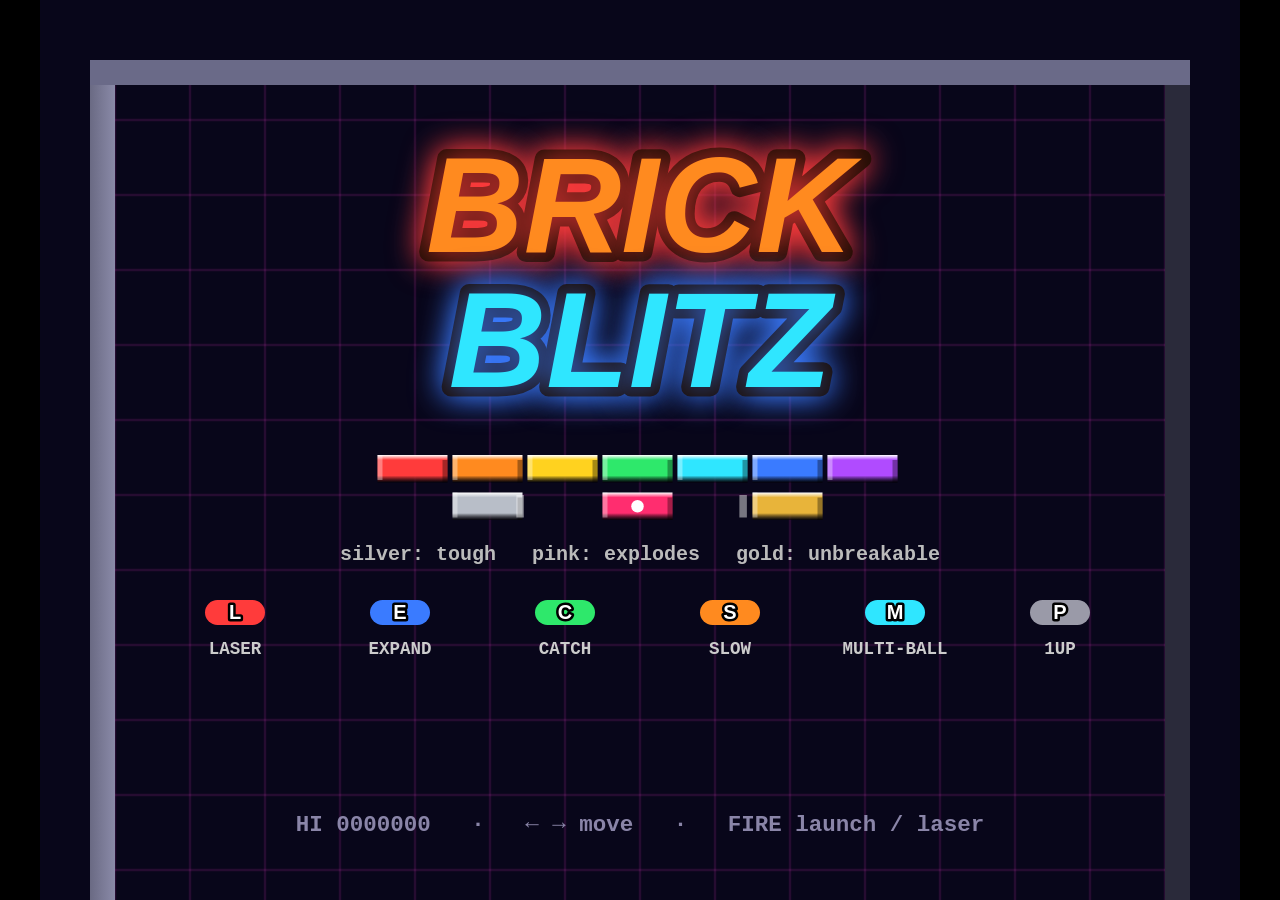
<file: BrickBlitz.html>
<!doctype html>
<html lang="en">
<head>
<meta charset="utf-8">
<meta name="viewport" content="width=device-width, initial-scale=1, maximum-scale=1, user-scalable=no, viewport-fit=cover">
<title>Brick Blitz</title>
<style>
html,body{margin:0;height:100%;overflow:hidden;background:#000;touch-action:none;user-select:none;-webkit-user-select:none;-webkit-tap-highlight-color:transparent}
#screen{position:fixed;inset:0;display:block;image-rendering:pixelated}
#touch{position:fixed;inset:0;pointer-events:none}
.tbtn{position:absolute;pointer-events:auto;width:56px;height:56px;border-radius:50%;border:3px solid rgba(255,255,255,.75);background:rgba(0,0,0,.35);
  color:#fff;display:flex;align-items:center;justify-content:center;font:bold 13px Arial,sans-serif}
.tbtn.on{background:rgba(255,200,0,.5)}
</style>
</head>
<body>
<script>
/* =====================================================================
   ARCADE KIT — shared by the Internet Arcade canvas games.
   Canvas scaling, keyboard / gamepad / touch / cabinet input, sound,
   high scores and the cabinet message protocol.
   ===================================================================== */
'use strict';
const TAU = Math.PI * 2;
const clamp = (x, a, b) => x < a ? a : x > b ? b : x;
const lerp = (a, b, t) => a + (b - a) * t;
const rand = (a, b) => a + (b - a) * Math.random();
const randi = (a, b) => Math.floor(rand(a, b + 1));
const pick = arr => arr[Math.floor(Math.random() * arr.length)];

// gamepads may be blocked (e.g. inside an iframe opened from file://); that must never stop a game
function safePads() { try { return (navigator.getGamepads && navigator.getGamepads()) || []; } catch (e) { return []; } }

const Kit = {
  W: 480, H: 360, scale: 1, ox: 0, oy: 0, t: 0,
  embed: /[?&]embed=1\b/.test(location.search) && window.parent !== window,
  keys: Object.create(null), prev: Object.create(null), touch: Object.create(null), pulse: Object.create(null),
  // logical buttons -> physical keys (the cabinet sends KeyJ/KeyK/KeyL/KeyI for its four buttons)
  MAP: {
    left: ['ArrowLeft', 'KeyA'], right: ['ArrowRight', 'KeyD'], up: ['ArrowUp', 'KeyW'], down: ['ArrowDown', 'KeyS'],
    a: ['KeyJ', 'KeyZ', 'Space'], b: ['KeyK', 'KeyX'], c: ['KeyL', 'KeyC', 'ShiftLeft', 'ShiftRight'], d: ['KeyI', 'KeyV'], e: ['KeyU'], f: ['KeyO'],
    start: ['Enter'], pause: ['Escape', 'KeyP'],
  },
  pad: Object.create(null), padPrev: Object.create(null), stick: { x: 0, y: 0 },
  init(opts) {
    Object.assign(this, opts);
    const c = this.canvas = document.createElement('canvas');
    c.id = 'screen'; document.body.appendChild(c);
    this.ctx = c.getContext('2d');
    if (this.embed) { document.documentElement.classList.add('embed'); parent.postMessage({ type: 'hh-ready' }, '*'); }
    addEventListener('resize', () => this.resize()); this.resize();
    addEventListener('keydown', e => {
      if (['Space', 'ArrowUp', 'ArrowDown', 'ArrowLeft', 'ArrowRight'].includes(e.code)) e.preventDefault();
      this.down(e.code);
    });
    addEventListener('keyup', e => this.up(e.code));
    addEventListener('blur', () => { for (const k in this.keys) this.keys[k] = false; });
    addEventListener('message', e => {
      if (!this.embed || e.source !== window.parent) return;
      const d = e.data; if (!d || typeof d !== 'object') return;
      if (d.type === 'hh-key' && typeof d.code === 'string' && d.code.length < 24) d.down ? this.down(d.code) : this.up(d.code);
      else if (d.type === 'hh-start') { this.audioInit(); this.onStart && this.onStart(); }
      else if (d.type === 'hh-release') for (const k in this.keys) this.keys[k] = false;
    });
    if (!this.embed && ('ontouchstart' in window || navigator.maxTouchPoints > 0)) this.buildTouch();
    let last = performance.now(), acc = 0;
    const frame = now => {
      requestAnimationFrame(frame);
      acc = Math.min(acc + (now - last) / 1000, 0.25); last = now;
      this.pollPad();
      while (acc >= 1 / 60) { acc -= 1 / 60; this.t += 1 / 60; this.update(1 / 60); this.latch(); }
      this.render();
    };
    requestAnimationFrame(frame);
  },
  down(code) {
    if (this.keys[code]) return;
    this.keys[code] = true; this.pulse[code] = true; this.audioInit();
    if (this.MAP.pause.includes(code)) {
      if (code === 'Escape' && this.embed && this.onTitle && this.onTitle()) { parent.postMessage({ type: 'hh-exit' }, '*'); return; }
      this.onPause && this.onPause();
    }
    if (this.MAP.start.includes(code)) this.onStart && this.onStart();
  },
  up(code) { this.keys[code] = false; },
  held(name) {
    if (this.touch[name] || this.pad[name]) return true;
    for (const k of this.MAP[name]) if (this.keys[k] || this.pulse[k]) return true;
    return false;
  },
  // a key counts as held for at least one game step, so very quick taps are never lost
  isDown(code) { return !!(this.keys[code] || this.pulse[code]); },
  // true only on the step the button went down
  hit(name) { return this.held(name) && !this.prev[name]; },
  latch() { for (const n in this.MAP) this.prev[n] = this.held(n); for (const k in this.pulse) delete this.pulse[k]; },
  axisX() { return this.stick.x || ((this.held('right') ? 1 : 0) - (this.held('left') ? 1 : 0)); },
  axisY() { return this.stick.y || ((this.held('down') ? 1 : 0) - (this.held('up') ? 1 : 0)); },
  pollPad() {
    const pads = safePads();
    const P = this.pad; for (const k in P) P[k] = false; this.stick.x = this.stick.y = 0;
    for (const p of pads) {
      if (!p) continue;
      const b = i => p.buttons[i] && (p.buttons[i].pressed || p.buttons[i].value > 0.4);
      const ax = p.axes[0] || 0, ay = p.axes[1] || 0;
      if (Math.abs(ax) > 0.25) this.stick.x = ax; if (Math.abs(ay) > 0.25) this.stick.y = ay;
      P.left = P.left || b(14); P.right = P.right || b(15); P.up = P.up || b(12); P.down = P.down || b(13);
      P.a = P.a || b(0); P.b = P.b || b(1); P.c = P.c || b(2); P.d = P.d || b(3); P.e = P.e || b(5); P.f = P.f || b(7);
      const st = b(9);
      if (st && !this.padPrev.start) { this.audioInit(); this.onStart && this.onStart(); }
      this.padPrev.start = st;
    }
  },
  resize() {
    const dpr = Math.min(devicePixelRatio || 1, 2), w = innerWidth, h = innerHeight, c = this.canvas;
    c.width = Math.round(w * dpr); c.height = Math.round(h * dpr);
    c.style.width = w + 'px'; c.style.height = h + 'px';
    this.scale = Math.min(w / this.W, h / this.H) * dpr;
    this.ox = (c.width - this.W * this.scale) / 2; this.oy = (c.height - this.H * this.scale) / 2;
    this.dpr = dpr;
  },
  // map a client point to logical coordinates
  toLogical(cx, cy) { return { x: (cx * this.dpr - this.ox) / this.scale, y: (cy * this.dpr - this.oy) / this.scale }; },
  begin(bg = '#000') {
    const g = this.ctx, c = this.canvas;
    g.setTransform(1, 0, 0, 1, 0, 0); g.fillStyle = '#000'; g.fillRect(0, 0, c.width, c.height);
    g.setTransform(this.scale, 0, 0, this.scale, this.ox, this.oy);
    g.fillStyle = bg; g.fillRect(0, 0, this.W, this.H);
    g.save(); g.beginPath(); g.rect(0, 0, this.W, this.H); g.clip();
    return g;
  },
  end() { this.ctx.restore(); },

  /* ---------- text ---------- */
  text(s, x, y, size, color = '#fff', align = 'center', opts = {}) {
    const g = this.ctx;
    g.font = `${opts.italic === false ? '' : 'italic '}900 ${size}px "Arial Black", Impact, sans-serif`;
    g.textAlign = align; g.textBaseline = 'middle';
    if (opts.glow) { g.shadowColor = opts.glow; g.shadowBlur = opts.blur || size * 0.6; }
    if (opts.stroke !== false) { g.lineWidth = Math.max(2, size * 0.14); g.strokeStyle = opts.stroke || '#1a0b02'; g.lineJoin = 'round'; g.strokeText(s, x, y); }
    g.fillStyle = color; g.fillText(s, x, y);
    g.shadowBlur = 0;
  },
  mono(s, x, y, size, color = '#fff', align = 'left') {
    const g = this.ctx; g.font = `bold ${size}px ui-monospace, "Courier New", monospace`;
    g.textAlign = align; g.textBaseline = 'middle'; g.fillStyle = color; g.fillText(s, x, y);
  },
  blink(rate = 1.6) { return Math.floor(this.t * rate * 2) % 2 === 0; },

  /* ---------- sound ---------- */
  ac: null,
  audioInit() {
    if (!this.ac) { const AC = window.AudioContext || window.webkitAudioContext; if (!AC) return; this.ac = new AC(); this.master = this.ac.createGain(); this.master.gain.value = 0.5; this.master.connect(this.ac.destination); }
    if (this.ac.state === 'suspended') this.ac.resume();
  },
  tone(f, dur = 0.1, vol = 0.2, type = 'square', slide = 0, delay = 0) {
    const c = this.ac; if (!c) return; const t = c.currentTime + delay, o = c.createOscillator(), g = c.createGain();
    o.type = type; o.frequency.setValueAtTime(f, t); if (slide) o.frequency.exponentialRampToValueAtTime(Math.max(20, f * slide), t + dur);
    g.gain.setValueAtTime(vol, t); g.gain.exponentialRampToValueAtTime(0.0001, t + dur);
    o.connect(g); g.connect(this.master); o.start(t); o.stop(t + dur + 0.02);
  },
  noise(dur = 0.2, vol = 0.3, freq = 1200, type = 'lowpass', delay = 0) {
    const c = this.ac; if (!c) return;
    if (!this.nbuf) { this.nbuf = c.createBuffer(1, c.sampleRate, c.sampleRate); const d = this.nbuf.getChannelData(0); for (let i = 0; i < d.length; i++) d[i] = Math.random() * 2 - 1; }
    const t = c.currentTime + delay, s = c.createBufferSource(), f = c.createBiquadFilter(), g = c.createGain();
    s.buffer = this.nbuf; f.type = type; f.frequency.value = freq; g.gain.setValueAtTime(vol, t); g.gain.exponentialRampToValueAtTime(0.0001, t + dur);
    s.connect(f); f.connect(g); g.connect(this.master); s.start(t, Math.random() * 0.5); s.stop(t + dur + 0.02);
  },
  jingle(notes, step = 0.09, type = 'square', vol = 0.12) { notes.forEach((n, i) => this.tone(n, step * 1.6, vol, type, 0, i * step)); },

  /* ---------- high scores ---------- */
  hi(key) { try { return +localStorage.getItem('ia-hi-' + key) || 0; } catch (e) { return 0; } },
  setHi(key, v) { try { if (v > this.hi(key)) { localStorage.setItem('ia-hi-' + key, v); return true; } } catch (e) { } return false; },

  /* ---------- touch controls when the game is opened on its own ---------- */
  buildTouch() {
    const box = document.createElement('div'); box.id = 'touch'; document.body.appendChild(box);
    const mk = (name, label, css) => {
      const d = document.createElement('div'); d.className = 'tbtn'; d.textContent = label; Object.assign(d.style, css); box.appendChild(d);
      const on = e => { e.preventDefault(); this.touch[name] = true; d.classList.add('on'); this.audioInit(); if (name === 'start') this.onStart && this.onStart(); };
      const off = e => { e.preventDefault(); this.touch[name] = false; d.classList.remove('on'); };
      d.addEventListener('touchstart', on, { passive: false }); d.addEventListener('touchend', off); d.addEventListener('touchcancel', off);
    };
    const L = this.touchLabels || {};
    mk('left', '◀', { left: '12px', bottom: '70px' }); mk('right', '▶', { left: '120px', bottom: '70px' });
    mk('up', '▲', { left: '66px', bottom: '124px' }); mk('down', '▼', { left: '66px', bottom: '16px' });
    if (L.a) mk('a', L.a, { right: '16px', bottom: '40px' });
    if (L.b) mk('b', L.b, { right: '90px', bottom: '20px' });
    if (L.c) mk('c', L.c, { right: '30px', bottom: '116px' });
    if (L.d) mk('d', L.d, { right: '104px', bottom: '96px' });
    if (L.e) mk('e', L.e, { right: '178px', bottom: '76px' });
    if (L.f) mk('f', L.f, { right: '178px', bottom: '150px' });
    mk('start', 'START', { right: '50%', top: '8px', width: '70px', height: '34px', borderRadius: '17px', transform: 'translateX(50%)', fontSize: '12px' });
  },
};

/* ---------- small helpers used by several games ---------- */
class Particles {
  constructor() { this.list = []; }
  burst(x, y, n, colors, speed = 120, life = 0.6, size = 2, grav = 0) {
    for (let i = 0; i < n; i++) {
      const a = Math.random() * TAU, s = speed * (0.3 + Math.random() * 0.7);
      this.list.push({ x, y, vx: Math.cos(a) * s, vy: Math.sin(a) * s, life: life * (0.5 + Math.random() * 0.5), max: life, size: size * (0.6 + Math.random() * 0.8), c: pick(colors), grav });
    }
  }
  update(dt) {
    const L = this.list;
    for (let i = L.length - 1; i >= 0; i--) {
      const p = L[i]; p.life -= dt; if (p.life <= 0) { L.splice(i, 1); continue; }
      p.vy += p.grav * dt; p.x += p.vx * dt; p.y += p.vy * dt; p.vx *= 0.985; p.vy *= 0.985;
    }
  }
  draw(g) {
    for (const p of this.list) { g.globalAlpha = clamp(p.life / p.max, 0, 1); g.fillStyle = p.c; g.fillRect(p.x - p.size / 2, p.y - p.size / 2, p.size, p.size); }
    g.globalAlpha = 1;
  }
  clear() { this.list.length = 0; }
}

/* =====================================================================
   BRICK BLITZ — breakout with power-ups, hazards and bosses
   ===================================================================== */
const F = { x0: 30, x1: 450, y0: 34, y1: 360 };       // playfield walls
const BW = 30, BH = 13, COLS = 13, BX0 = F.x0 + (F.x1 - F.x0 - COLS * BW) / 2, BY0 = 58;
const BRICK = {
  r: { c: '#ff3b3b', pts: 90 }, o: { c: '#ff8a1f', pts: 80 }, y: { c: '#ffd21f', pts: 70 }, g: { c: '#2ee86b', pts: 60 },
  c: { c: '#2fe6ff', pts: 60 }, b: { c: '#3a7bff', pts: 70 }, p: { c: '#b04bff', pts: 80 }, w: { c: '#f4f4f4', pts: 50 },
  s: { c: '#b8bec8', pts: 50, hard: 2 }, x: { c: '#e8b43a', gold: true }, e: { c: '#ff2d6f', pts: 100, boom: true },
};
// '>' at the start of a row makes that row slide side to side
const LEVELS = [
  ['.............', 'rrrrrrrrrrrrr', 'ooooooooooooo', 'yyyyyyyyyyyyy', 'ggggggggggggg', 'ccccccccccccc', 'bbbbbbbbbbbbb'],
  ['......w......', '.....wpw.....', '....wpppw....', '...wpppppw...', '..wpppepppw..', '...wpppppw...', '....wpppw....', '.....wpw.....', '......w......'],
  ['sssssssssssss', 'r.r.r.r.r.r.r', '.o.o.o.o.o.o.', 'y.y.y.y.y.y.y', '.g.g.g.g.g.g.', 'c.c.c.c.c.c.c', 'xx.xx.xx.xx.x'],
  ['>ccccc...ccccc', '.............', '>bbbbbbbbbbbbb', '.............', '>ppppp...ppppp', '.............', 'ggggggegggggg'],
  ['x...........x', 'xrrrrrrrrrrrx', 'xoooooeooooox', 'xyyyyyyyyyyyx', 'xgggggggggggx', 'x...........x', 'xxxxx...xxxxx'],
  'BOSS',
  ['e.e.e.e.e.e.e', 'rrrrrrrrrrrrr', 'sssssssssssss', 'yyyyyyyyyyyyy', 'sssssssssssss', 'bbbbbbbbbbbbb', 'ppppppppppppp'],
  ['..rr.....rr..', '.rrrr...rrrr.', 'rrrrrr.rrrrrr', 'rrrrrrrrrrrrr', '.rrrrrrrrrrr.', '..rrrrrrrrr..', '...rrrrrrr...', '....rrerr....', '.....rrr.....', '......r......'],
  ['>sssssssssssss', 'c.c.c.c.c.c.c', '>ggggggggggggg', 'y.y.y.y.y.y.y', '>ooooooooooooo', 'xx..xx.xx..xx'],
  ['w.w.w.w.w.w.w', '.b.b.b.b.b.b.', 'p.p.p.e.p.p.p', '.b.b.b.b.b.b.', 'w.w.w.w.w.w.w', 'xxx.......xxx', 'sssssssssssss'],
  ['ggggggggggggg', 'g...........g', 'g.yyyyyyyyy.g', 'g.y.......y.g', 'g.y.reeer.y.g', 'g.y.......y.g', 'g.yyyyyyyyy.g', 'g...........g', 'ggggggggggggg'],
  'BOSS',
];
const POWERS = {
  L: { c: '#ff3b3b', name: 'LASER' }, E: { c: '#3a7bff', name: 'EXPAND' }, C: { c: '#2ee86b', name: 'CATCH' },
  S: { c: '#ff8a1f', name: 'SLOW' }, M: { c: '#2fe6ff', name: 'MULTI-BALL' }, P: { c: '#9a9aa8', name: '1UP' },
};
const S = {
  mode: 'title', level: 0, loop: 0, score: 0, lives: 3, hi: 0, paused: false,
  paddle: null, balls: [], bricks: [], caps: [], lasers: [], bolts: [], boss: null, fx: new Particles(), shake: 0, msg: '', msgT: 0,
  power: null, powerT: 0, pointerX: null,
};

function newGame() { Object.assign(S, { mode: 'play', level: 0, loop: 0, score: 0, lives: 3, paused: false }); loadLevel(); Kit.jingle([392, 523, 659, 784], 0.1); }
function loadLevel() {
  S.bricks = []; S.caps = []; S.lasers = []; S.bolts = []; S.boss = null; S.fx.clear(); S.power = null;
  const L = LEVELS[S.level % LEVELS.length];
  if (L === 'BOSS') {
    S.boss = { x: 240, y: 110, w: 132, h: 54, hp: 14 + S.loop * 6, max: 14 + S.loop * 6, vx: 70 + S.loop * 20, fireT: 2, hitT: 0 };
    // a shield row of breakable bricks under the boss
    for (let c = 0; c < COLS; c++) if (c % 3 !== 1) addBrick(c, 9, 's', 0);
  } else L.forEach((row, r) => {
    const moving = row[0] === '>'; const cells = moving ? row.slice(1) : row;
    [...cells].forEach((ch, c) => { if (BRICK[ch]) addBrick(c, r, ch, moving ? (r % 2 ? 1 : -1) : 0); });
  });
  S.paddle = { x: 240, y: 336, w: 58, tw: 58, vx: 0 };
  S.balls = [newBall(true)];
  S.msg = S.boss ? 'BOSS: BLITZ CORE' : 'ROUND ' + (S.level + 1 + S.loop * LEVELS.length); S.msgT = 2;
}
function addBrick(c, r, ch, move) {
  const d = BRICK[ch], hard = d.hard ? d.hard + Math.floor((S.level + S.loop * LEVELS.length) / 4) : 1;
  S.bricks.push({ x: BX0 + c * BW, y: BY0 + r * BH, w: BW - 2, h: BH - 2, ch, hp: d.gold ? Infinity : hard, max: hard, move, ox: 0, flash: 0 });
}
function baseSpeed() { return 230 + S.loop * 30 + Math.min(S.level, 10) * 6; }
function newBall(stuck) { return { x: S.paddle ? S.paddle.x : 240, y: 326, vx: 0, vy: 0, r: 4, stuck: !!stuck, stuckDx: 0, stuckT: 3, sp: baseSpeed(), trail: [] }; }
function launch(b) {
  const a = -Math.PI / 2 + clamp(b.stuckDx / (S.paddle.w / 2), -1, 1) * 0.6 + rand(-0.1, 0.1);
  b.vx = Math.cos(a) * b.sp; b.vy = Math.sin(a) * b.sp; b.stuck = false; Kit.tone(520, 0.08, 0.1, 'square', 1.4);
}
function addScore(n) { const before = S.score; S.score += n; if (Math.floor(before / 50000) < Math.floor(S.score / 50000)) { S.lives++; Kit.jingle([784, 988, 1175, 1568], 0.07); } }

function hitBrick(br, ball) {
  if (br.hp === Infinity) { br.flash = 0.2; Kit.tone(1500, 0.05, 0.06, 'triangle'); return; }
  br.hp--; br.flash = 0.15;
  if (br.hp > 0) { Kit.tone(900, 0.06, 0.08, 'square'); return; }
  breakBrick(br);
}
function breakBrick(br) {
  if (br.dead) return;
  br.dead = true;
  const d = BRICK[br.ch];
  addScore(d.ch === 's' ? 50 * (S.level + 1) : d.pts || 50);
  S.fx.burst(br.x + br.w / 2 + br.ox, br.y + br.h / 2, 14, [d.c, '#fff'], 110, 0.6, 2.5, 200);
  Kit.tone(300 + Math.random() * 600, 0.07, 0.1, 'square', 1.8);
  if (d.boom) {
    S.shake = 0.35; Kit.noise(0.4, 0.4, 900);
    S.fx.burst(br.x + br.w / 2, br.y + br.h / 2, 40, ['#ff2d6f', '#ffd21f', '#fff'], 200, 0.7, 3);
    for (const o of S.bricks) if (!o.dead && o.hp !== Infinity && Math.abs(o.x - br.x) <= BW + 1 && Math.abs(o.y - br.y) <= BH + 1) setTimeout(() => breakBrick(o), 60);
  }
  if (!S.boss && Math.random() < 0.16 && S.caps.length < 3) {
    const keys = Object.keys(POWERS).filter(k => k !== 'P' || Math.random() < 0.3);
    S.caps.push({ x: br.x + br.w / 2 + br.ox, y: br.y + br.h / 2, k: pick(keys) });
  }
}
function applyPower(k) {
  const P = S.paddle;
  Kit.jingle([660, 880, 1100], 0.05, 'square', 0.1);
  S.msg = POWERS[k].name; S.msgT = 1.2;
  if (k === 'P') { S.lives++; return; }
  if (k === 'M') { const src = S.balls.find(b => !b.stuck) || S.balls[0]; for (const a of [-0.5, 0.5]) { const n = newBall(false); Object.assign(n, { x: src.x, y: src.y, sp: src.sp }); const ang = Math.atan2(src.vy || -1, src.vx) + a; n.vx = Math.cos(ang) * n.sp; n.vy = Math.sin(ang) * n.sp; if (n.vy > -60) n.vy = -Math.abs(n.vy) - 60; S.balls.push(n); } return; }
  if (k === 'S') { for (const b of S.balls) { b.sp = Math.max(170, b.sp * 0.7); const m = Math.hypot(b.vx, b.vy) || 1; b.vx *= b.sp / m; b.vy *= b.sp / m; } return; }
  S.power = k; P.tw = k === 'E' ? 88 : 58;
}

function update(dt) {
  S.fx.update(dt); if (S.shake > 0) S.shake -= dt;
  if (S.mode !== 'play' || S.paused) { if (S.mode === 'over' && (S.overT -= dt) <= 0) S.mode = 'title'; return; }
  if (S.msgT > 0) S.msgT -= dt;
  const P = S.paddle;
  // paddle: keys/stick, or follow the pointer
  P.w = lerp(P.w, P.tw, dt * 8);
  const ax = Kit.axisX();
  if (ax) { P.vx = lerp(P.vx, ax * 400, dt * 14); S.pointerX = null; } else P.vx = lerp(P.vx, 0, dt * 18);
  P.x += P.vx * dt;
  if (S.pointerX != null) P.x = lerp(P.x, S.pointerX, dt * 20);
  P.x = clamp(P.x, F.x0 + P.w / 2, F.x1 - P.w / 2);
  const fire = Kit.hit('a') || Kit.hit('b') || Kit.hit('c') || Kit.hit('d') || Kit.hit('up') || S.tap; S.tap = false;
  // moving brick rows
  for (const br of S.bricks) if (br.move && !br.dead) br.ox = Math.sin(Kit.t * 0.9) * 26 * br.move;
  for (const br of S.bricks) if (br.flash > 0) br.flash -= dt;
  // balls
  for (const b of S.balls) {
    if (b.stuck) {
      b.x = P.x + b.stuckDx; b.y = P.y - 10 - b.r + 4; b.stuckT -= dt;
      if (fire || b.stuckT <= 0) launch(b);
      continue;
    }
    const steps = Math.ceil(Math.hypot(b.vx, b.vy) * dt / 3);
    for (let s = 0; s < steps; s++) moveBall(b, dt / steps);
    b.trail.push([b.x, b.y]); if (b.trail.length > 8) b.trail.shift();
  }
  // lasers
  if (S.power === 'L' && fire && S.lasers.length < 4 && !S.balls.some(b => b.stuck)) { S.lasers.push({ x: P.x - P.w / 2 + 6, y: P.y - 6 }, { x: P.x + P.w / 2 - 6, y: P.y - 6 }); Kit.tone(1600, 0.06, 0.08, 'sawtooth', 0.5); }
  for (const l of S.lasers) {
    l.y -= 480 * dt;
    for (const br of S.bricks) if (!br.dead && l.x > br.x + br.ox && l.x < br.x + br.ox + br.w && l.y > br.y && l.y < br.y + br.h) { hitBrick(br); l.dead = true; break; }
    if (S.boss && !l.dead && Math.abs(l.x - S.boss.x) < S.boss.w / 2 && Math.abs(l.y - S.boss.y) < S.boss.h / 2) { bossHit(); l.dead = true; }
    if (l.y < F.y0) l.dead = true;
  }
  S.lasers = S.lasers.filter(l => !l.dead);
  S.bricks = S.bricks.filter(b => !b.dead);
  // capsules
  for (const c of S.caps) {
    c.y += 90 * dt;
    if (c.y > P.y - 8 && c.y < P.y + 8 && Math.abs(c.x - P.x) < P.w / 2 + 8) { c.dead = true; applyPower(c.k); addScore(250); }
    if (c.y > F.y1 + 10) c.dead = true;
  }
  S.caps = S.caps.filter(c => !c.dead);
  // boss
  if (S.boss) {
    const B = S.boss; B.x += B.vx * dt; if (B.x < F.x0 + B.w / 2 || B.x > F.x1 - B.w / 2) { B.vx *= -1; B.x = clamp(B.x, F.x0 + B.w / 2, F.x1 - B.w / 2); }
    B.y = 110 + Math.sin(Kit.t * 0.8) * 12; B.hitT -= dt;
    if ((B.fireT -= dt) <= 0) { B.fireT = Math.max(0.6, 1.8 - S.loop * 0.3) * rand(0.7, 1.2); const dx = P.x - B.x; S.bolts.push({ x: B.x, y: B.y + B.h / 2, vx: clamp(dx, -80, 80), vy: 150 }); Kit.tone(200, 0.2, 0.08, 'sawtooth', 0.5); }
  }
  for (const bo of S.bolts) {
    bo.x += bo.vx * dt; bo.y += bo.vy * dt;
    if (bo.y > P.y - 6 && bo.y < P.y + 6 && Math.abs(bo.x - P.x) < P.w / 2) { bo.dead = true; loseLife(); }
    if (bo.y > F.y1) bo.dead = true;
  }
  S.bolts = S.bolts.filter(b => !b.dead);
  // lost balls
  S.balls = S.balls.filter(b => b.y < F.y1 + 10);
  if (!S.balls.length) loseLife();
  // cleared?
  if ((S.boss ? S.boss.hp <= 0 : !S.bricks.some(b => b.hp !== Infinity)) && !S.clearT) {
    S.clearT = 1.6; S.msg = S.boss ? 'BOSS DESTROYED!' : 'ROUND CLEAR'; S.msgT = 1.6; addScore(S.boss ? 5000 : 1000);
    Kit.jingle([523, 659, 784, 1047, 1319], 0.08);
  }
  if (S.clearT && (S.clearT -= dt) <= 0) { S.clearT = 0; S.level++; if (S.level >= LEVELS.length) { S.level = 0; S.loop++; } loadLevel(); }
}
function moveBall(b, dt) {
  const P = S.paddle;
  b.x += b.vx * dt; b.y += b.vy * dt;
  if (b.x < F.x0 + b.r) { b.x = F.x0 + b.r; b.vx = Math.abs(b.vx); Kit.tone(440, 0.03, 0.05, 'square'); }
  if (b.x > F.x1 - b.r) { b.x = F.x1 - b.r; b.vx = -Math.abs(b.vx); Kit.tone(440, 0.03, 0.05, 'square'); }
  if (b.y < F.y0 + b.r) { b.y = F.y0 + b.r; b.vy = Math.abs(b.vy); Kit.tone(440, 0.03, 0.05, 'square'); }
  // paddle
  if (b.vy > 0 && b.y + b.r >= P.y - 5 && b.y - b.r <= P.y + 5 && Math.abs(b.x - P.x) <= P.w / 2 + b.r) {
    const off = clamp((b.x - P.x) / (P.w / 2), -1, 1), a = -Math.PI / 2 + off * 1.05;
    b.sp = Math.min(b.sp * 1.012, baseSpeed() + 140);
    b.vx = Math.cos(a) * b.sp + P.vx * 0.15; b.vy = Math.sin(a) * b.sp; const m = Math.hypot(b.vx, b.vy); b.vx *= b.sp / m; b.vy *= b.sp / m;
    b.y = P.y - 5 - b.r;
    if (S.power === 'C') { b.stuck = true; b.stuckDx = b.x - P.x; b.stuckT = 2; }
    Kit.tone(330, 0.05, 0.1, 'square', 1.2);
  }
  // bricks
  for (const br of S.bricks) {
    if (br.dead) continue;
    const bx = br.x + br.ox, cx = clamp(b.x, bx, bx + br.w), cy = clamp(b.y, br.y, br.y + br.h), dx = b.x - cx, dy = b.y - cy;
    if (dx * dx + dy * dy > b.r * b.r) continue;
    const pl = b.x + b.r - bx, pr = bx + br.w - (b.x - b.r), pt = b.y + b.r - br.y, pb = br.y + br.h - (b.y - b.r);
    const m = Math.min(pl, pr, pt, pb);
    if (m === pl) { b.vx = -Math.abs(b.vx); b.x = bx - b.r; } else if (m === pr) { b.vx = Math.abs(b.vx); b.x = bx + br.w + b.r; }
    else if (m === pt) { b.vy = -Math.abs(b.vy); b.y = br.y - b.r; } else { b.vy = Math.abs(b.vy); b.y = br.y + br.h + b.r; }
    hitBrick(br, b);
    break;
  }
  // boss
  const B = S.boss;
  if (B && Math.abs(b.x - B.x) < B.w / 2 + b.r && Math.abs(b.y - B.y) < B.h / 2 + b.r) {
    const ox = (B.w / 2 + b.r) - Math.abs(b.x - B.x), oy = (B.h / 2 + b.r) - Math.abs(b.y - B.y);
    if (ox < oy) { b.vx = Math.sign(b.x - B.x) * Math.abs(b.vx); b.x += Math.sign(b.x - B.x) * ox; } else { b.vy = Math.sign(b.y - B.y) * Math.abs(b.vy); b.y += Math.sign(b.y - B.y) * oy; }
    bossHit();
  }
  // never let the ball go nearly horizontal
  if (Math.abs(b.vy) < b.sp * 0.25) { b.vy = Math.sign(b.vy || -1) * b.sp * 0.25; const m = Math.hypot(b.vx, b.vy); b.vx *= b.sp / m; b.vy *= b.sp / m; }
}
function bossHit() {
  const B = S.boss; if (B.hitT > 0) return; B.hitT = 0.12; B.hp--; addScore(200); S.shake = 0.15;
  S.fx.burst(B.x + rand(-30, 30), B.y + rand(-10, 10), 16, ['#ff2d6f', '#ffd21f', '#fff'], 140);
  Kit.noise(0.18, 0.3, 1400);
  if (B.hp <= 0) { S.fx.burst(B.x, B.y, 120, ['#ff2d6f', '#ffd21f', '#fff', '#2fe6ff'], 260, 1.2, 3); S.shake = 0.8; Kit.noise(1.2, 0.5, 600); S.bolts = []; }
}
function loseLife() {
  if (S.clearT) return;
  S.lives--; S.fx.burst(S.paddle.x, S.paddle.y, 40, ['#2fe6ff', '#fff', '#ff3b3b'], 160, 0.9, 3); Kit.noise(0.6, 0.4, 500); Kit.tone(300, 0.6, 0.12, 'sawtooth', 0.3);
  S.power = null; S.paddle.tw = 58; S.caps = []; S.bolts = []; S.lasers = [];
  if (S.lives <= 0) { S.mode = 'over'; S.overT = 5; S.newHi = Kit.setHi('brick-blitz', S.score); S.hi = Kit.hi('brick-blitz'); Kit.jingle([392, 330, 262, 196], 0.22, 'triangle'); return; }
  S.balls = [newBall(true)]; S.msg = 'READY'; S.msgT = 1;
}

/* ---------- draw ---------- */
function drawBrick(g, br) {
  const d = BRICK[br.ch], x = br.x + br.ox, y = br.y;
  let col = d.c;
  if (d.hard && br.hp < br.max) col = '#8d939c';
  const gr = g.createLinearGradient(0, y, 0, y + br.h);
  gr.addColorStop(0, '#fff'); gr.addColorStop(0.18, col); gr.addColorStop(0.75, col); gr.addColorStop(1, 'rgba(0,0,0,.6)');
  g.fillStyle = gr; g.fillRect(x, y, br.w, br.h);
  g.fillStyle = 'rgba(0,0,0,.35)'; g.fillRect(x + br.w - 2, y + 2, 2, br.h - 2);
  g.fillStyle = 'rgba(255,255,255,.35)'; g.fillRect(x, y, 2, br.h - 1);
  if (d.gold || d.hard) { // metallic sweep
    const p = ((Kit.t * 0.6 + x / 400) % 1.4) - 0.2;
    g.fillStyle = 'rgba(255,255,255,.45)'; g.fillRect(x + p * br.w, y + 1, 3, br.h - 2);
  }
  if (d.boom) { g.fillStyle = Kit.blink(2) ? '#fff' : '#1a0b02'; g.beginPath(); g.arc(x + br.w / 2, y + br.h / 2, 2.5, 0, TAU); g.fill(); }
  if (br.flash > 0) { g.fillStyle = 'rgba(255,255,255,.7)'; g.fillRect(x, y, br.w, br.h); }
}
function render() {
  const g = Kit.begin('#08061a');
  if (S.shake > 0) g.translate(rand(-3, 3) * S.shake * 3, rand(-3, 3) * S.shake * 3);
  // backdrop: neon grid
  g.strokeStyle = 'rgba(255,59,212,.12)'; g.lineWidth = 1;
  for (let x = F.x0; x <= F.x1; x += 30) { g.beginPath(); g.moveTo(x, F.y0); g.lineTo(x, F.y1); g.stroke(); }
  for (let y = F.y0 + ((Kit.t * 12) % 30); y <= F.y1; y += 30) { g.beginPath(); g.moveTo(F.x0, y); g.lineTo(F.x1, y); g.stroke(); }
  // walls
  const wg = g.createLinearGradient(0, 0, F.x0, 0); wg.addColorStop(0, '#2a2a3a'); wg.addColorStop(1, '#8a8aa8');
  g.fillStyle = wg; g.fillRect(F.x0 - 10, F.y0 - 10, 10, F.y1); g.save(); g.scale(-1, 1); g.fillRect(-F.x1 - 10, F.y0 - 10, 10, F.y1); g.restore();
  g.fillStyle = '#6a6a88'; g.fillRect(F.x0 - 10, F.y0 - 10, F.x1 - F.x0 + 20, 10);
  if (S.mode === 'title') { drawTitle(g); Kit.end(); return; }
  for (const br of S.bricks) drawBrick(g, br);
  if (S.boss) drawBoss(g, S.boss);
  for (const c of S.caps) {
    const p = POWERS[c.k]; g.fillStyle = p.c; g.beginPath(); g.roundRect(c.x - 12, c.y - 5, 24, 10, 5); g.fill();
    g.fillStyle = 'rgba(255,255,255,.5)'; g.fillRect(c.x - 9, c.y - 4, 18, 2);
    Kit.text(c.k, c.x, c.y + 0.5, 8, '#fff', 'center', { stroke: '#000', italic: false });
  }
  g.fillStyle = '#ff3b3b'; for (const l of S.lasers) g.fillRect(l.x - 1, l.y - 6, 2, 8);
  for (const bo of S.bolts) { g.fillStyle = '#ff2d6f'; g.beginPath(); g.arc(bo.x, bo.y, 4, 0, TAU); g.fill(); g.fillStyle = '#fff'; g.beginPath(); g.arc(bo.x, bo.y, 1.6, 0, TAU); g.fill(); }
  // paddle
  const P = S.paddle;
  if (P && S.mode === 'play') {
    const pg = g.createLinearGradient(0, P.y - 5, 0, P.y + 5);
    pg.addColorStop(0, '#fff'); pg.addColorStop(0.3, S.power === 'L' ? '#ff6a6a' : S.power === 'C' ? '#6aff9a' : '#8ad8ff'); pg.addColorStop(1, '#1a3a6a');
    g.fillStyle = pg; g.beginPath(); g.roundRect(P.x - P.w / 2, P.y - 5, P.w, 10, 5); g.fill();
    g.fillStyle = '#ff3b3b'; g.fillRect(P.x - P.w / 2 + 2, P.y - 3, 6, 6); g.fillRect(P.x + P.w / 2 - 8, P.y - 3, 6, 6);
    if (S.power === 'L') { g.fillStyle = '#ddd'; g.fillRect(P.x - P.w / 2 + 4, P.y - 9, 4, 5); g.fillRect(P.x + P.w / 2 - 8, P.y - 9, 4, 5); }
  }
  for (const b of S.balls) {
    b.trail.forEach(([x, y], i) => { g.globalAlpha = i / b.trail.length * 0.35; g.fillStyle = '#2fe6ff'; g.beginPath(); g.arc(x, y, b.r * (i / b.trail.length), 0, TAU); g.fill(); });
    g.globalAlpha = 1; const bg = g.createRadialGradient(b.x - 1.5, b.y - 1.5, 0.5, b.x, b.y, b.r);
    bg.addColorStop(0, '#fff'); bg.addColorStop(1, '#9adfff'); g.fillStyle = bg; g.beginPath(); g.arc(b.x, b.y, b.r, 0, TAU); g.fill();
  }
  S.fx.draw(g);
  // HUD
  g.fillStyle = '#000'; g.fillRect(0, 0, 480, 22);
  Kit.mono('SCORE ' + String(S.score).padStart(7, '0'), 10, 11, 12, '#fff');
  Kit.mono('HI ' + String(Math.max(S.hi, S.score)).padStart(7, '0'), 240, 11, 12, '#ffd21f', 'center');
  for (let i = 0; i < Math.min(S.lives - 1, 6); i++) { g.fillStyle = '#8ad8ff'; g.beginPath(); g.roundRect(352 + i * 12, 7, 10, 6, 3); g.fill(); }
  Kit.mono('R' + (S.level + 1 + S.loop * LEVELS.length), 474, 11, 12, '#ff3bd4', 'right');
  if (S.msgT > 0) Kit.text(S.msg, 240, 250, 20, '#2fe6ff', 'center', { glow: '#2fe6ff', blur: 10 });
  if (S.balls.some(b => b.stuck) && S.mode === 'play' && Kit.blink()) Kit.mono('FIRE TO LAUNCH', 240, 300, 10, '#fff', 'center');
  if (S.paused) { g.fillStyle = 'rgba(0,0,0,.5)'; g.fillRect(0, 0, 480, 360); Kit.text('PAUSED', 240, 170, 30, '#ffd21f'); }
  if (S.mode === 'over') { Kit.text('GAME OVER', 240, 170, 32, '#ff3b3b'); if (S.newHi) Kit.text('NEW HIGH SCORE!', 240, 205, 16, '#ffd21f'); }
  Kit.end();
}
function drawBoss(g, B) {
  const x = B.x - B.w / 2, y = B.y - B.h / 2, hit = B.hitT > 0;
  const gr = g.createLinearGradient(0, y, 0, y + B.h); gr.addColorStop(0, hit ? '#fff' : '#6a6a88'); gr.addColorStop(0.5, hit ? '#ffd' : '#2a2a3a'); gr.addColorStop(1, '#0a0a14');
  g.fillStyle = gr; g.beginPath(); g.roundRect(x, y, B.w, B.h, 10); g.fill();
  g.strokeStyle = '#ff2d6f'; g.lineWidth = 2; g.stroke();
  const ex = clamp((S.paddle.x - B.x) / 20, -12, 12);
  g.fillStyle = '#1a0010'; g.beginPath(); g.ellipse(B.x, B.y, 26, 14, 0, 0, TAU); g.fill();
  const eg = g.createRadialGradient(B.x + ex, B.y + 2, 1, B.x + ex, B.y + 2, 12); eg.addColorStop(0, '#fff'); eg.addColorStop(0.3, '#ff2d6f'); eg.addColorStop(1, '#5a0020');
  g.fillStyle = eg; g.beginPath(); g.arc(B.x + ex, B.y + 2, 10, 0, TAU); g.fill();
  for (let i = 0; i < 6; i++) { g.fillStyle = i < 6 * B.hp / B.max ? '#2fe6ff' : '#222'; g.fillRect(x + 10 + i * 18, y + B.h - 8, 14, 4); }
}
function drawTitle(g) {
  Kit.text('BRICK', 240, 86, 54, '#ff8a1f', 'center', { glow: '#ff3b3b' });
  Kit.text('BLITZ', 240, 140, 54, '#2fe6ff', 'center', { glow: '#3a7bff' });
  const demo = ['r', 'o', 'y', 'g', 'c', 'b', 'p'];
  demo.forEach((ch, i) => drawBrick(g, { x: 135 + i * 30, y: 182, w: 28, h: 11, ch, ox: 0, hp: 1, max: 1, flash: 0 }));
  drawBrick(g, { x: 165, y: 197, w: 28, h: 11, ch: 's', ox: 0, hp: 2, max: 2 }); drawBrick(g, { x: 225, y: 197, w: 28, h: 11, ch: 'e', ox: 0, hp: 1, max: 1 }); drawBrick(g, { x: 285, y: 197, w: 28, h: 11, ch: 'x', ox: 0, hp: 1, max: 1 });
  Kit.mono('silver: tough   pink: explodes   gold: unbreakable', 240, 222, 8, '#bbb', 'center');
  let i = 0; for (const k in POWERS) { const p = POWERS[k], x = 78 + i * 66; g.fillStyle = p.c; g.beginPath(); g.roundRect(x - 12, 240, 24, 10, 5); g.fill(); Kit.text(k, x, 245.5, 8, '#fff', 'center', { stroke: '#000', italic: false }); Kit.mono(p.name, x, 260, 7, '#ccc', 'center'); i++; }
  if (Kit.blink()) Kit.text('PRESS START', 240, 300, 22, '#ffd21f');
  Kit.mono('HI ' + String(S.hi).padStart(7, '0') + '   ·   ← → move   ·   FIRE launch / laser', 240, 330, 9, '#8a85a8', 'center');
}

/* ---------- boot ---------- */
S.hi = Kit.hi('brick-blitz');
Kit.init({
  W: 480, H: 360, render, touchLabels: { a: 'FIRE' },
  update: dt => { if (S.mode === 'title' && Kit.hit('a')) newGame(); update(dt); },
  onStart() { if (S.mode === 'title') newGame(); else if (S.mode === 'play') S.paused = !S.paused; },
  onPause() { if (S.mode === 'play') S.paused = !S.paused; },
  onTitle() { return S.mode === 'title'; },
});
// mouse / touch drag steers the paddle directly; a tap launches
const ptr = e => { if (S.mode === 'play') S.pointerX = Kit.toLogical(e.clientX, e.clientY).x; };
Kit.canvas.addEventListener('pointermove', ptr);
Kit.canvas.addEventListener('pointerdown', e => { ptr(e); Kit.audioInit(); if (S.mode === 'title') newGame(); else S.tap = true; });

</script>
</body>
</html>
</file>
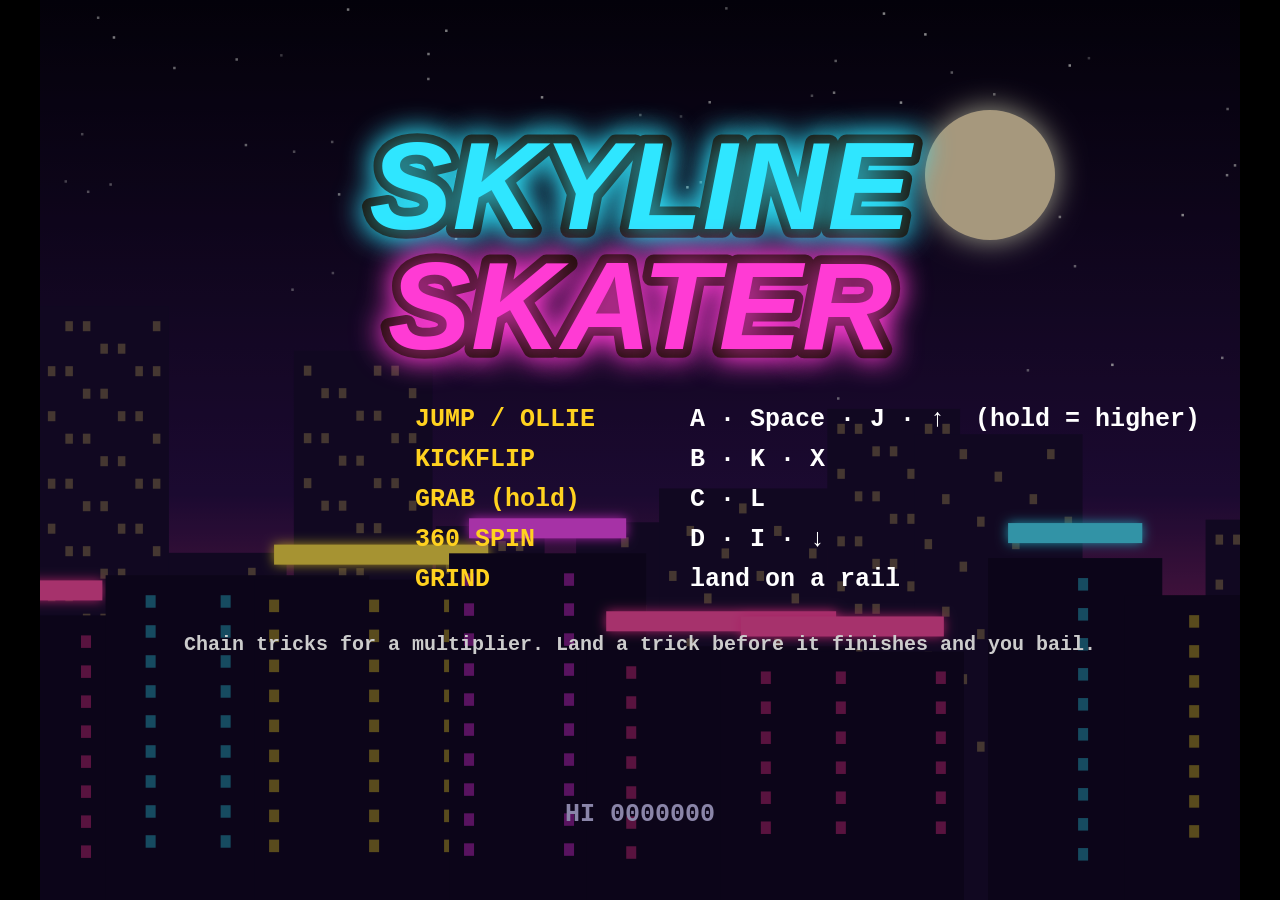
<file: SkylineSkater.html>
<!doctype html>
<html lang="en">
<head>
<meta charset="utf-8">
<meta name="viewport" content="width=device-width, initial-scale=1, maximum-scale=1, user-scalable=no, viewport-fit=cover">
<title>Skyline Skater</title>
<style>
html,body{margin:0;height:100%;overflow:hidden;background:#000;touch-action:none;user-select:none;-webkit-user-select:none;-webkit-tap-highlight-color:transparent}
#screen{position:fixed;inset:0;display:block;image-rendering:pixelated}
#touch{position:fixed;inset:0;pointer-events:none}
.tbtn{position:absolute;pointer-events:auto;width:56px;height:56px;border-radius:50%;border:3px solid rgba(255,255,255,.75);background:rgba(0,0,0,.35);
  color:#fff;display:flex;align-items:center;justify-content:center;font:bold 13px Arial,sans-serif}
.tbtn.on{background:rgba(255,200,0,.5)}
</style>
</head>
<body>
<script>
/* =====================================================================
   ARCADE KIT — shared by the Internet Arcade canvas games.
   Canvas scaling, keyboard / gamepad / touch / cabinet input, sound,
   high scores and the cabinet message protocol.
   ===================================================================== */
'use strict';
const TAU = Math.PI * 2;
const clamp = (x, a, b) => x < a ? a : x > b ? b : x;
const lerp = (a, b, t) => a + (b - a) * t;
const rand = (a, b) => a + (b - a) * Math.random();
const randi = (a, b) => Math.floor(rand(a, b + 1));
const pick = arr => arr[Math.floor(Math.random() * arr.length)];

// gamepads may be blocked (e.g. inside an iframe opened from file://); that must never stop a game
function safePads() { try { return (navigator.getGamepads && navigator.getGamepads()) || []; } catch (e) { return []; } }

const Kit = {
  W: 480, H: 360, scale: 1, ox: 0, oy: 0, t: 0,
  embed: /[?&]embed=1\b/.test(location.search) && window.parent !== window,
  keys: Object.create(null), prev: Object.create(null), touch: Object.create(null), pulse: Object.create(null),
  // logical buttons -> physical keys (the cabinet sends KeyJ/KeyK/KeyL/KeyI for its four buttons)
  MAP: {
    left: ['ArrowLeft', 'KeyA'], right: ['ArrowRight', 'KeyD'], up: ['ArrowUp', 'KeyW'], down: ['ArrowDown', 'KeyS'],
    a: ['KeyJ', 'KeyZ', 'Space'], b: ['KeyK', 'KeyX'], c: ['KeyL', 'KeyC', 'ShiftLeft', 'ShiftRight'], d: ['KeyI', 'KeyV'], e: ['KeyU'], f: ['KeyO'],
    start: ['Enter'], pause: ['Escape', 'KeyP'],
  },
  pad: Object.create(null), padPrev: Object.create(null), stick: { x: 0, y: 0 },
  init(opts) {
    Object.assign(this, opts);
    const c = this.canvas = document.createElement('canvas');
    c.id = 'screen'; document.body.appendChild(c);
    this.ctx = c.getContext('2d');
    if (this.embed) { document.documentElement.classList.add('embed'); parent.postMessage({ type: 'hh-ready' }, '*'); }
    addEventListener('resize', () => this.resize()); this.resize();
    addEventListener('keydown', e => {
      if (['Space', 'ArrowUp', 'ArrowDown', 'ArrowLeft', 'ArrowRight'].includes(e.code)) e.preventDefault();
      this.down(e.code);
    });
    addEventListener('keyup', e => this.up(e.code));
    addEventListener('blur', () => { for (const k in this.keys) this.keys[k] = false; });
    addEventListener('message', e => {
      if (!this.embed || e.source !== window.parent) return;
      const d = e.data; if (!d || typeof d !== 'object') return;
      if (d.type === 'hh-key' && typeof d.code === 'string' && d.code.length < 24) d.down ? this.down(d.code) : this.up(d.code);
      else if (d.type === 'hh-start') { this.audioInit(); this.onStart && this.onStart(); }
      else if (d.type === 'hh-release') for (const k in this.keys) this.keys[k] = false;
    });
    if (!this.embed && ('ontouchstart' in window || navigator.maxTouchPoints > 0)) this.buildTouch();
    let last = performance.now(), acc = 0;
    const frame = now => {
      requestAnimationFrame(frame);
      acc = Math.min(acc + (now - last) / 1000, 0.25); last = now;
      this.pollPad();
      while (acc >= 1 / 60) { acc -= 1 / 60; this.t += 1 / 60; this.update(1 / 60); this.latch(); }
      this.render();
    };
    requestAnimationFrame(frame);
  },
  down(code) {
    if (this.keys[code]) return;
    this.keys[code] = true; this.pulse[code] = true; this.audioInit();
    if (this.MAP.pause.includes(code)) {
      if (code === 'Escape' && this.embed && this.onTitle && this.onTitle()) { parent.postMessage({ type: 'hh-exit' }, '*'); return; }
      this.onPause && this.onPause();
    }
    if (this.MAP.start.includes(code)) this.onStart && this.onStart();
  },
  up(code) { this.keys[code] = false; },
  held(name) {
    if (this.touch[name] || this.pad[name]) return true;
    for (const k of this.MAP[name]) if (this.keys[k] || this.pulse[k]) return true;
    return false;
  },
  // a key counts as held for at least one game step, so very quick taps are never lost
  isDown(code) { return !!(this.keys[code] || this.pulse[code]); },
  // true only on the step the button went down
  hit(name) { return this.held(name) && !this.prev[name]; },
  latch() { for (const n in this.MAP) this.prev[n] = this.held(n); for (const k in this.pulse) delete this.pulse[k]; },
  axisX() { return this.stick.x || ((this.held('right') ? 1 : 0) - (this.held('left') ? 1 : 0)); },
  axisY() { return this.stick.y || ((this.held('down') ? 1 : 0) - (this.held('up') ? 1 : 0)); },
  pollPad() {
    const pads = safePads();
    const P = this.pad; for (const k in P) P[k] = false; this.stick.x = this.stick.y = 0;
    for (const p of pads) {
      if (!p) continue;
      const b = i => p.buttons[i] && (p.buttons[i].pressed || p.buttons[i].value > 0.4);
      const ax = p.axes[0] || 0, ay = p.axes[1] || 0;
      if (Math.abs(ax) > 0.25) this.stick.x = ax; if (Math.abs(ay) > 0.25) this.stick.y = ay;
      P.left = P.left || b(14); P.right = P.right || b(15); P.up = P.up || b(12); P.down = P.down || b(13);
      P.a = P.a || b(0); P.b = P.b || b(1); P.c = P.c || b(2); P.d = P.d || b(3); P.e = P.e || b(5); P.f = P.f || b(7);
      const st = b(9);
      if (st && !this.padPrev.start) { this.audioInit(); this.onStart && this.onStart(); }
      this.padPrev.start = st;
    }
  },
  resize() {
    const dpr = Math.min(devicePixelRatio || 1, 2), w = innerWidth, h = innerHeight, c = this.canvas;
    c.width = Math.round(w * dpr); c.height = Math.round(h * dpr);
    c.style.width = w + 'px'; c.style.height = h + 'px';
    this.scale = Math.min(w / this.W, h / this.H) * dpr;
    this.ox = (c.width - this.W * this.scale) / 2; this.oy = (c.height - this.H * this.scale) / 2;
    this.dpr = dpr;
  },
  // map a client point to logical coordinates
  toLogical(cx, cy) { return { x: (cx * this.dpr - this.ox) / this.scale, y: (cy * this.dpr - this.oy) / this.scale }; },
  begin(bg = '#000') {
    const g = this.ctx, c = this.canvas;
    g.setTransform(1, 0, 0, 1, 0, 0); g.fillStyle = '#000'; g.fillRect(0, 0, c.width, c.height);
    g.setTransform(this.scale, 0, 0, this.scale, this.ox, this.oy);
    g.fillStyle = bg; g.fillRect(0, 0, this.W, this.H);
    g.save(); g.beginPath(); g.rect(0, 0, this.W, this.H); g.clip();
    return g;
  },
  end() { this.ctx.restore(); },

  /* ---------- text ---------- */
  text(s, x, y, size, color = '#fff', align = 'center', opts = {}) {
    const g = this.ctx;
    g.font = `${opts.italic === false ? '' : 'italic '}900 ${size}px "Arial Black", Impact, sans-serif`;
    g.textAlign = align; g.textBaseline = 'middle';
    if (opts.glow) { g.shadowColor = opts.glow; g.shadowBlur = opts.blur || size * 0.6; }
    if (opts.stroke !== false) { g.lineWidth = Math.max(2, size * 0.14); g.strokeStyle = opts.stroke || '#1a0b02'; g.lineJoin = 'round'; g.strokeText(s, x, y); }
    g.fillStyle = color; g.fillText(s, x, y);
    g.shadowBlur = 0;
  },
  mono(s, x, y, size, color = '#fff', align = 'left') {
    const g = this.ctx; g.font = `bold ${size}px ui-monospace, "Courier New", monospace`;
    g.textAlign = align; g.textBaseline = 'middle'; g.fillStyle = color; g.fillText(s, x, y);
  },
  blink(rate = 1.6) { return Math.floor(this.t * rate * 2) % 2 === 0; },

  /* ---------- sound ---------- */
  ac: null,
  audioInit() {
    if (!this.ac) { const AC = window.AudioContext || window.webkitAudioContext; if (!AC) return; this.ac = new AC(); this.master = this.ac.createGain(); this.master.gain.value = 0.5; this.master.connect(this.ac.destination); }
    if (this.ac.state === 'suspended') this.ac.resume();
  },
  tone(f, dur = 0.1, vol = 0.2, type = 'square', slide = 0, delay = 0) {
    const c = this.ac; if (!c) return; const t = c.currentTime + delay, o = c.createOscillator(), g = c.createGain();
    o.type = type; o.frequency.setValueAtTime(f, t); if (slide) o.frequency.exponentialRampToValueAtTime(Math.max(20, f * slide), t + dur);
    g.gain.setValueAtTime(vol, t); g.gain.exponentialRampToValueAtTime(0.0001, t + dur);
    o.connect(g); g.connect(this.master); o.start(t); o.stop(t + dur + 0.02);
  },
  noise(dur = 0.2, vol = 0.3, freq = 1200, type = 'lowpass', delay = 0) {
    const c = this.ac; if (!c) return;
    if (!this.nbuf) { this.nbuf = c.createBuffer(1, c.sampleRate, c.sampleRate); const d = this.nbuf.getChannelData(0); for (let i = 0; i < d.length; i++) d[i] = Math.random() * 2 - 1; }
    const t = c.currentTime + delay, s = c.createBufferSource(), f = c.createBiquadFilter(), g = c.createGain();
    s.buffer = this.nbuf; f.type = type; f.frequency.value = freq; g.gain.setValueAtTime(vol, t); g.gain.exponentialRampToValueAtTime(0.0001, t + dur);
    s.connect(f); f.connect(g); g.connect(this.master); s.start(t, Math.random() * 0.5); s.stop(t + dur + 0.02);
  },
  jingle(notes, step = 0.09, type = 'square', vol = 0.12) { notes.forEach((n, i) => this.tone(n, step * 1.6, vol, type, 0, i * step)); },

  /* ---------- high scores ---------- */
  hi(key) { try { return +localStorage.getItem('ia-hi-' + key) || 0; } catch (e) { return 0; } },
  setHi(key, v) { try { if (v > this.hi(key)) { localStorage.setItem('ia-hi-' + key, v); return true; } } catch (e) { } return false; },

  /* ---------- touch controls when the game is opened on its own ---------- */
  buildTouch() {
    const box = document.createElement('div'); box.id = 'touch'; document.body.appendChild(box);
    const mk = (name, label, css) => {
      const d = document.createElement('div'); d.className = 'tbtn'; d.textContent = label; Object.assign(d.style, css); box.appendChild(d);
      const on = e => { e.preventDefault(); this.touch[name] = true; d.classList.add('on'); this.audioInit(); if (name === 'start') this.onStart && this.onStart(); };
      const off = e => { e.preventDefault(); this.touch[name] = false; d.classList.remove('on'); };
      d.addEventListener('touchstart', on, { passive: false }); d.addEventListener('touchend', off); d.addEventListener('touchcancel', off);
    };
    const L = this.touchLabels || {};
    mk('left', '◀', { left: '12px', bottom: '70px' }); mk('right', '▶', { left: '120px', bottom: '70px' });
    mk('up', '▲', { left: '66px', bottom: '124px' }); mk('down', '▼', { left: '66px', bottom: '16px' });
    if (L.a) mk('a', L.a, { right: '16px', bottom: '40px' });
    if (L.b) mk('b', L.b, { right: '90px', bottom: '20px' });
    if (L.c) mk('c', L.c, { right: '30px', bottom: '116px' });
    if (L.d) mk('d', L.d, { right: '104px', bottom: '96px' });
    if (L.e) mk('e', L.e, { right: '178px', bottom: '76px' });
    if (L.f) mk('f', L.f, { right: '178px', bottom: '150px' });
    mk('start', 'START', { right: '50%', top: '8px', width: '70px', height: '34px', borderRadius: '17px', transform: 'translateX(50%)', fontSize: '12px' });
  },
};

/* ---------- small helpers used by several games ---------- */
class Particles {
  constructor() { this.list = []; }
  burst(x, y, n, colors, speed = 120, life = 0.6, size = 2, grav = 0) {
    for (let i = 0; i < n; i++) {
      const a = Math.random() * TAU, s = speed * (0.3 + Math.random() * 0.7);
      this.list.push({ x, y, vx: Math.cos(a) * s, vy: Math.sin(a) * s, life: life * (0.5 + Math.random() * 0.5), max: life, size: size * (0.6 + Math.random() * 0.8), c: pick(colors), grav });
    }
  }
  update(dt) {
    const L = this.list;
    for (let i = L.length - 1; i >= 0; i--) {
      const p = L[i]; p.life -= dt; if (p.life <= 0) { L.splice(i, 1); continue; }
      p.vy += p.grav * dt; p.x += p.vx * dt; p.y += p.vy * dt; p.vx *= 0.985; p.vy *= 0.985;
    }
  }
  draw(g) {
    for (const p of this.list) { g.globalAlpha = clamp(p.life / p.max, 0, 1); g.fillStyle = p.c; g.fillRect(p.x - p.size / 2, p.y - p.size / 2, p.size, p.size); }
    g.globalAlpha = 1;
  }
  clear() { this.list.length = 0; }
}

/* =====================================================================
   SKYLINE SKATER — rooftop skate runner with tricks, grinds and combos
   ===================================================================== */
const GRAV = 1500, JUMP = 500, SKX = 130;
const TRICKS = { b: { name: 'KICKFLIP', t: 0.42, pts: 300 }, d: { name: '360 SPIN', t: 0.55, pts: 450 }, c: { name: 'GRAB', t: 0, pts: 0 } };
const S = {
  mode: 'title', score: 0, hi: 0, lives: 3, speed: 180, dist: 0, cam: 0,
  roofs: [], rails: [], boxes: [], cans: [], fx: new Particles(), sparks: new Particles(),
  sk: null, combo: 0, mult: 1, comboT: 0, tricksInCombo: [], msg: '', msgT: 0, pops: [], paused: false,
  far: [], mid: [], stars: [],
};
function skater() { return { x: 0, y: 0, vy: 0, ground: null, rail: null, air: false, trick: null, trickT: 0, grabT: 0, spin: 0, flip: 0, bail: 0, holdJ: 0, dead: 0 }; }

/* ---------- city generation ---------- */
function genBackdrop() {
  S.far = []; S.mid = []; S.stars = [];
  for (let x = 0; x < 1400; x += rand(30, 70)) S.far.push({ x, w: rand(30, 70), h: rand(60, 180), win: Math.random() });
  for (let x = 0; x < 1600; x += rand(50, 110)) S.mid.push({ x, w: rand(50, 110), h: rand(70, 160), hue: pick([190, 300, 330, 50]), sign: Math.random() < 0.3 });
  for (let i = 0; i < 60; i++) S.stars.push({ x: rand(0, 480), y: rand(0, 160), s: Math.random() });
}
function lastRoof() { return S.roofs[S.roofs.length - 1]; }
function addRoof(first) {
  const prev = lastRoof();
  const gap = first ? 0 : rand(46, Math.min(190, 60 + S.speed * 0.45));
  const x0 = prev ? prev.x1 + gap : -200;
  const w = first ? 900 : rand(260, 620);
  let y = prev ? clamp(prev.y + rand(-55, 60), 200, 300) : 260;
  if (prev && y < prev.y - 60) y = prev.y - 60;            // never higher than an ollie can reach
  const roof = { x0, x1: x0 + w, y, style: randi(0, 2), ramp: !first && Math.random() < 0.28 };
  S.roofs.push(roof);
  if (first) return;
  // features: rails, boxes (AC units / vents), spray-can pickups
  const r = Math.random();
  if (r < 0.45 && w > 300) {
    const rw = rand(110, Math.min(260, w - 120)), rx = x0 + rand(60, w - rw - 40);
    S.rails.push({ x0: rx, x1: rx + rw, y: y - rand(26, 40) });
  } else if (r < 0.6) {
    // a gap rail: starts over this roof and runs across the next gap
    const rx = x0 + w - rand(120, 180); S.rails.push({ x0: rx, x1: x0 + w + 80, y: y - 34, gap: true });
  }
  const nBox = Math.random() < 0.55 ? randi(1, 2) : 0;
  for (let i = 0; i < nBox; i++) {
    const bx = x0 + rand(140, w - 90), bw = rand(22, 38), bh = rand(18, 30);
    if (S.rails.some(rl => bx + bw > rl.x0 - 30 && bx < rl.x1 + 30)) continue;
    S.boxes.push({ x0: bx, x1: bx + bw, base: y, top: y - bh, kind: pick(['ac', 'vent', 'crate']) });
  }
  if (Math.random() < 0.6) { const cx = x0 + rand(80, w - 80); for (let i = 0; i < 4; i++) S.cans.push({ x: cx + i * 22, y: y - 70 - Math.sin(i / 3 * Math.PI) * 30 }); }
}
function roofAt(x) { return S.roofs.find(r => x >= r.x0 && x <= r.x1); }
function surfaceY(r, x) { if (r.ramp && x > r.x1 - 46) return r.y - (x - (r.x1 - 46)) * 0.42; return r.y; }

function newGame() {
  Object.assign(S, { mode: 'play', score: 0, lives: 3, speed: 185, dist: 0, cam: 0, roofs: [], rails: [], boxes: [], cans: [], combo: 0, mult: 1, tricksInCombo: [], pops: [], paused: false });
  S.fx.clear(); S.sparks.clear();
  addRoof(true); while (lastRoof().x1 < 1400) addRoof(false);
  S.sk = skater(); S.sk.x = 0; S.sk.y = 260; S.sk.ground = S.roofs[0];
  S.msg = 'GO!'; S.msgT = 1; Kit.jingle([392, 523, 659, 784], 0.08);
}

/* ---------- combo ---------- */
function addTrick(name, pts) {
  S.combo += pts; S.mult = Math.min(10, S.mult + 1); S.comboT = 0; S.tricksInCombo.push(name);
  S.pops.push({ x: S.sk.x, y: S.sk.y - 50, t: 1, s: name });
  Kit.tone(660 + S.mult * 60, 0.08, 0.1, 'square', 1.3);
}
function bankCombo() {
  if (!S.combo) return;
  const total = S.combo * S.mult; S.score += total;
  if (S.tricksInCombo.length > 1 || total > 600) { S.msg = total.toLocaleString() + (S.mult > 1 ? '  (x' + S.mult + ')' : ''); S.msgT = 1.3; Kit.jingle([784, 988, 1175], 0.06, 'square', 0.1); }
  S.combo = 0; S.mult = 1; S.tricksInCombo = [];
}
function bail(why, loseLife) {
  const k = S.sk; k.bail = 1.0; k.trick = null; k.grabT = 0; k.spin = 0; k.flip = 0;
  S.combo = 0; S.mult = 1; S.tricksInCombo = [];
  S.fx.burst(k.x, k.y - 12, 26, ['#ff3bd4', '#2fe6ff', '#fff'], 160, 0.7, 3, 400);
  Kit.noise(0.4, 0.4, 700); Kit.tone(200, 0.4, 0.1, 'sawtooth', 0.4);
  S.speed = Math.max(170, S.speed * 0.8);
  S.msg = why; S.msgT = 1.2;
  if (loseLife) {
    S.lives--;
    if (S.lives <= 0) { k.dead = 2; S.mode = 'over'; S.overT = 5; S.newHi = Kit.setHi('skyline-skater', Math.floor(S.score)); S.hi = Kit.hi('skyline-skater'); Kit.jingle([392, 330, 262, 196], 0.2, 'triangle'); }
  }
}

/* ---------- update ---------- */
function update(dt) {
  S.fx.update(dt); S.sparks.update(dt);
  for (let i = S.pops.length - 1; i >= 0; i--) if ((S.pops[i].t -= dt) <= 0) S.pops.splice(i, 1);
  if (S.mode === 'title') { S.cam += 60 * dt; return; }
  if (S.mode === 'over') { if ((S.overT -= dt) <= 0) S.mode = 'title'; return; }
  if (S.paused) return;
  if (S.msgT > 0) S.msgT -= dt;
  const k = S.sk;
  S.speed = Math.min(360, S.speed + dt * 4.5);
  const sp = k.bail > 0 ? S.speed * 0.5 : S.speed;
  k.x += sp * dt; S.dist += sp * dt; S.score += sp * dt / 10;
  S.cam = k.x - SKX;
  if (k.bail > 0) k.bail -= dt;
  // world upkeep
  while (lastRoof().x1 < S.cam + 1100) addRoof(false);
  const cut = S.cam - 300;
  S.roofs = S.roofs.filter(r => r.x1 > cut); S.rails = S.rails.filter(r => r.x1 > cut); S.boxes = S.boxes.filter(b => b.x1 > cut); S.cans = S.cans.filter(c => c.x > cut && !c.got);
  const jump = Kit.hit('a') || Kit.hit('up');
  if (k.ground || k.rail) {
    // riding
    if (k.ground) {
      const r = k.ground;
      if (k.x > r.x1) {
        k.ground = null; k.air = true;
        k.vy = r.ramp ? -JUMP * 0.9 : 0;           // kicker at the lip launches you
        if (r.ramp) { S.fx.burst(k.x, k.y, 8, ['#aaa'], 60, 0.4); Kit.tone(300, 0.15, 0.08, 'triangle', 2); }
      } else k.y = surfaceY(r, k.x);
      for (const b of S.boxes) if (k.x + 6 > b.x0 && k.x - 6 < b.x1 && k.y > b.top + 2 && k.bail <= 0) { b.x1 = b.x0 - 1; bail('WIPEOUT!', true); return; }
    } else {
      const rl = k.rail;
      k.y = rl.y; k.grindPts = (k.grindPts || 0) + dt;
      if (k.grindPts > 0.1) { k.grindPts = 0; S.combo += 25; }
      if (Math.random() < 0.6) S.sparks.burst(k.x - 4, k.y, 2, ['#ffd21f', '#fff', '#ff8a1f'], 90, 0.3, 2, 300);
      if (k.x > rl.x1) { k.rail = null; k.air = true; k.vy = -120; }
    }
    if (jump && k.bail <= 0) {
      k.vy = -JUMP; k.air = true; k.holdJ = 0.22;
      if (k.rail) { addTrick('GRIND', 0); k.rail = null; }
      k.ground = null; Kit.tone(240, 0.12, 0.12, 'triangle', 1.8);
    }
  }
  if (k.air && !k.ground && !k.rail) {
    // holding jump floats a little higher
    const holding = (Kit.held('a') || Kit.held('up')) && k.holdJ > 0; k.holdJ -= dt;
    k.vy += GRAV * (holding ? 0.55 : 1) * dt; k.y += k.vy * dt;
    // tricks
    if (!k.trick && k.bail <= 0) {
      if (Kit.hit('b')) startTrick('b'); else if (Kit.hit('d') || (Kit.hit('down'))) startTrick('d');
    }
    if (k.trick) {
      k.trickT -= dt; const T = TRICKS[k.trick];
      if (k.trick === 'b') k.flip = (1 - k.trickT / T.t) * TAU; else k.spin = (1 - k.trickT / T.t) * TAU;
      if (k.trickT <= 0) { addTrick(T.name, T.pts); k.trick = null; k.flip = 0; k.spin = 0; }
    }
    const grabbing = Kit.held('c') && k.bail <= 0 && !k.trick;
    if (grabbing) { k.grabT += dt; if (k.grabT > 0.25 && !k.grabScored) { k.grabScored = true; addTrick('INDY GRAB', 200); } else if (k.grabT > 0.25) S.combo += Math.round(120 * dt); }
    else { k.grabT = 0; k.grabScored = false; }
    // spray cans
    for (const c of S.cans) if (!c.got && Math.abs(c.x - k.x) < 12 && Math.abs(c.y - (k.y - 18)) < 20) { c.got = true; S.score += 100; S.fx.burst(c.x, c.y, 10, ['#3bff4a', '#fff'], 90, 0.4); Kit.tone(1320, 0.06, 0.08, 'square', 1.5); }
    // land on rails (only while falling)
    if (k.vy > 0) for (const rl of S.rails) {
      if (k.x >= rl.x0 && k.x <= rl.x1 && k.y >= rl.y && k.y - k.vy * dt <= rl.y + 2) {
        if (k.trick || k.grabT > 0.05) { bail('BAILED!', false); k.rail = null; break; }
        k.rail = rl; k.air = false; k.y = rl.y; k.vy = 0; Kit.noise(0.2, 0.15, 3000, 'highpass');
        if (!S.tricksInCombo.length || S.tricksInCombo[S.tricksInCombo.length - 1] !== 'RAIL') addTrick(rl.gap ? 'GAP GRIND' : 'RAIL GRIND', rl.gap ? 300 : 150);
        break;
      }
    }
    // land on roofs / boxes
    if (!k.rail && k.vy > 0) {
      const r = roofAt(k.x);
      if (r && k.y >= surfaceY(r, k.x) && k.y - k.vy * dt <= surfaceY(r, k.x) + 8) {
        k.y = surfaceY(r, k.x); k.vy = 0; k.air = false; k.ground = r;
        if (k.trick || k.grabT > 0.05) bail('BAILED!', false);
        else { bankCombo(); Kit.tone(160, 0.08, 0.12, 'triangle'); S.fx.burst(k.x, k.y, 5, ['#888'], 50, 0.3, 2); }
      } else if (r && k.y > surfaceY(r, k.x) + 8) {
        // hit the side of a taller roof
        bail('SPLAT!', true); if (S.mode === 'play') respawn(); return;
      }
      for (const b of S.boxes) if (k.x + 6 > b.x0 && k.x - 6 < b.x1 && k.y > b.top + 4 && k.y - k.vy * dt > b.top + 4 && k.bail <= 0) { b.x1 = b.x0 - 1; bail('WIPEOUT!', true); return; }
      for (const b of S.boxes) if (k.x + 6 > b.x0 && k.x - 6 < b.x1 && k.y >= b.top && k.y - k.vy * dt <= b.top + 4) {
        // landing on top of a box is fine (it's a ledge)
        k.y = b.top; k.vy = 0; k.air = false; k.ground = { x0: b.x0, x1: b.x1, y: b.top };
        if (k.trick || k.grabT > 0.05) bail('BAILED!', false); else bankCombo();
      }
    }
    // fell into the street
    if (k.y > 420) {
      if (S.mode === 'play') bail('FELL!', true);
      if (S.mode === 'play') respawn();
    }
  }
}
function startTrick(key) { const k = S.sk; k.trick = key; k.trickT = TRICKS[key].t; Kit.tone(500, 0.1, 0.06, 'triangle', 1.5); }
function respawn() {
  const k = S.sk, r = S.roofs.find(r => r.x0 > k.x - 40) || lastRoof();
  k.x = r.x0 + 40; k.y = r.y; k.vy = 0; k.ground = r; k.rail = null; k.air = false; k.bail = 1.2;
  S.boxes = S.boxes.filter(b => b.x0 > k.x + 160 || b.x1 < k.x);
}

/* ---------- draw ---------- */
function render() {
  const g = Kit.begin('#0b0620');
  const sky = g.createLinearGradient(0, 0, 0, 360); sky.addColorStop(0, '#05020f'); sky.addColorStop(0.55, '#2a0f4a'); sky.addColorStop(1, '#ff3b8a');
  g.fillStyle = sky; g.fillRect(0, 0, 480, 360);
  for (const st of S.stars) { g.fillStyle = `rgba(255,255,255,${0.3 + 0.5 * Math.abs(Math.sin(Kit.t + st.s * 9))})`; g.fillRect(st.x, st.y, 1, 1); }
  g.fillStyle = '#ffe9c0'; g.shadowColor = '#ffd'; g.shadowBlur = 30; g.beginPath(); g.arc(380, 70, 26, 0, TAU); g.fill(); g.shadowBlur = 0;
  // far skyline
  const fo = (S.cam * 0.15) % 1400;
  for (const b of S.far) for (const off of [0, 1400]) {
    const x = b.x - fo + off; if (x > 480 || x + b.w < 0) continue;
    g.fillStyle = '#1a0d33'; g.fillRect(x, 300 - b.h, b.w, b.h + 60);
    g.fillStyle = 'rgba(255,220,120,.35)'; for (let wy = 300 - b.h + 6; wy < 300; wy += 9) for (let wx = x + 4; wx < x + b.w - 4; wx += 7) if (((wx * 7 + wy * 13) | 0) % 5 < 2 * b.win) g.fillRect(wx, wy, 3, 4);
  }
  // mid skyline with neon signs
  const mo = (S.cam * 0.4) % 1600;
  for (const b of S.mid) for (const off of [0, 1600]) {
    const x = b.x - mo + off; if (x > 480 || x + b.w < 0) continue;
    g.fillStyle = '#120826'; g.fillRect(x, 340 - b.h, b.w, b.h + 40);
    g.fillStyle = `hsla(${b.hue},100%,60%,.5)`; for (let wy = 340 - b.h + 8; wy < 340; wy += 12) for (let wx = x + 6; wx < x + b.w - 6; wx += 10) if (((wx * 3 + wy * 7) | 0) % 7 < 2) g.fillRect(wx, wy, 4, 5);
    if (b.sign) { g.shadowColor = `hsl(${b.hue},100%,60%)`; g.shadowBlur = 12; g.fillStyle = `hsl(${b.hue},100%,65%)`; g.fillRect(x + 8, 340 - b.h - 14, b.w - 16, 8); g.shadowBlur = 0; }
  }
  if (S.mode === 'title') { drawTitle(g); Kit.end(); return; }
  g.save(); g.translate(-Math.round(S.cam), 0);
  // roofs
  for (const r of S.roofs) {
    const col = ['#2b2440', '#33283f', '#262a44'][r.style];
    g.fillStyle = col; g.fillRect(r.x0, r.y, r.x1 - r.x0, 400 - r.y);
    g.fillStyle = '#4a3f66'; g.fillRect(r.x0, r.y, r.x1 - r.x0, 4);
    g.fillStyle = 'rgba(255,200,120,.25)'; for (let wy = r.y + 16; wy < 360; wy += 16) for (let wx = r.x0 + 10; wx < r.x1 - 10; wx += 18) if (((wx + wy * 3) | 0) % 4 === 0) g.fillRect(wx, wy, 6, 7);
    if (r.ramp) { g.fillStyle = '#6a5a8a'; g.beginPath(); g.moveTo(r.x1 - 46, r.y); g.lineTo(r.x1, r.y - 19); g.lineTo(r.x1, r.y); g.fill(); g.fillStyle = '#ffd21f'; g.fillRect(r.x1 - 3, r.y - 19, 3, 19); }
    // water tower / antenna decor
    if (r.style === 1 && r.x1 - r.x0 > 300) { const x = r.x0 + 40; g.fillStyle = '#1a1428'; g.fillRect(x, r.y - 48, 30, 30); g.fillRect(x + 4, r.y - 18, 3, 18); g.fillRect(x + 23, r.y - 18, 3, 18); g.fillStyle = '#ff3b3b'; g.fillRect(x + 13, r.y - 54, 4, 4); }
  }
  // boxes
  for (const b of S.boxes) {
    const h = b.base - b.top;
    g.fillStyle = b.kind === 'ac' ? '#8a8aa0' : b.kind === 'vent' ? '#5a6a7a' : '#8a5a2a'; g.fillRect(b.x0, b.top, b.x1 - b.x0, h);
    g.fillStyle = 'rgba(0,0,0,.35)'; for (let x = b.x0 + 3; x < b.x1 - 2; x += 5) g.fillRect(x, b.top + 4, 2, h - 6);
    g.fillStyle = 'rgba(255,255,255,.3)'; g.fillRect(b.x0, b.top, b.x1 - b.x0, 2);
  }
  // rails
  for (const rl of S.rails) {
    g.strokeStyle = '#c8d0e0'; g.lineWidth = 3; g.beginPath(); g.moveTo(rl.x0, rl.y); g.lineTo(rl.x1, rl.y); g.stroke();
    g.strokeStyle = '#6a7080'; g.lineWidth = 2;
    for (let x = rl.x0 + 6; x < rl.x1; x += 40) { const r = roofAt(x); if (r) { g.beginPath(); g.moveTo(x, rl.y); g.lineTo(x, r.y); g.stroke(); } }
  }
  // spray cans
  for (const c of S.cans) if (!c.got) { const bob = Math.sin(Kit.t * 4 + c.x) * 2; g.fillStyle = '#3bff4a'; g.fillRect(c.x - 3, c.y - 7 + bob, 6, 12); g.fillStyle = '#fff'; g.fillRect(c.x - 2, c.y - 10 + bob, 4, 3); }
  drawSkater(g, S.sk);
  S.sparks.draw(g); S.fx.draw(g);
  for (const p of S.pops) { g.globalAlpha = Math.min(1, p.t * 2); Kit.text(p.s, p.x, p.y - (1 - p.t) * 24, 11, '#ffd21f', 'center'); g.globalAlpha = 1; }
  g.restore();
  // HUD
  Kit.mono('SCORE ' + String(Math.floor(S.score)).padStart(7, '0'), 10, 14, 12, '#fff');
  Kit.mono('HI ' + String(Math.max(S.hi, Math.floor(S.score))).padStart(7, '0'), 470, 14, 12, '#ffd21f', 'right');
  for (let i = 0; i < S.lives; i++) { g.fillStyle = '#ff3bd4'; g.fillRect(12 + i * 14, 26, 10, 3); g.fillStyle = '#ccc'; g.fillRect(13 + i * 14, 29, 2, 2); g.fillRect(19 + i * 14, 29, 2, 2); }
  Kit.mono(Math.round(S.speed / 3.2) + ' MPH', 470, 30, 10, '#2fe6ff', 'right');
  if (S.combo) Kit.text(S.combo.toLocaleString() + (S.mult > 1 ? ' x' + S.mult : ''), 240, 46, 16, '#2fe6ff', 'center', { glow: '#2fe6ff', blur: 8 });
  if (S.tricksInCombo.length) Kit.mono(S.tricksInCombo.slice(-4).join(' + '), 240, 64, 9, '#fff', 'center');
  if (S.msgT > 0) Kit.text(S.msg, 240, 120, 26, S.msg.endsWith('!') && S.msg !== 'GO!' ? '#ff3b3b' : '#ffd21f', 'center', { glow: '#000' });
  if (S.paused) { g.fillStyle = 'rgba(0,0,0,.55)'; g.fillRect(0, 0, 480, 360); Kit.text('PAUSED', 240, 170, 30, '#ffd21f'); }
  if (S.mode === 'over') { g.fillStyle = 'rgba(0,0,0,.45)'; g.fillRect(0, 0, 480, 360); Kit.text('GAME OVER', 240, 160, 34, '#ff3b8a'); Kit.mono('DISTANCE ' + Math.floor(S.dist / 10) + ' m', 240, 196, 12, '#fff', 'center'); if (S.newHi) Kit.text('NEW HIGH SCORE!', 240, 222, 16, '#ffd21f'); }
  Kit.end();
}
function drawSkater(g, k) {
  if (!k || (k.dead > 0 && S.mode === 'over')) return;
  if (k.bail > 0 && Math.floor(k.bail * 14) % 2 === 0) return;
  const x = k.x, y = k.y, grab = k.grabT > 0, crouch = k.air ? (grab ? 1 : 0.5) : (k.rail ? 0.3 : 0);
  g.save(); g.translate(x, y);
  // board
  g.save(); g.translate(0, -3);
  if (k.spin) g.scale(Math.cos(k.spin), 1);
  if (k.flip) g.scale(1, Math.cos(k.flip) * 0.9 + 0.1);
  g.fillStyle = Math.cos(k.flip || 0) < 0 ? '#ff3bd4' : '#2a1a10'; g.fillRect(-14, -2, 28, 3);
  g.fillStyle = '#ffd21f'; g.fillRect(-11, 1, 4, 3); g.fillRect(7, 1, 4, 3);
  g.restore();
  // rider
  const hip = -20 + crouch * 7, sh = hip - 15, lean = k.rail ? -2 : 2;
  g.strokeStyle = '#1b1b2b'; g.lineWidth = 4; g.lineCap = 'round';
  g.beginPath(); g.moveTo(-6, -6); g.lineTo(-3 + crouch * -2, hip + 6 + crouch * 2); g.lineTo(0, hip); g.moveTo(6, -6); g.lineTo(4 + crouch * 2, hip + 6 + crouch * 2); g.lineTo(0, hip); g.stroke();
  g.strokeStyle = '#2fe6ff'; g.lineWidth = 7; g.beginPath(); g.moveTo(0, hip); g.lineTo(lean, sh); g.stroke();
  g.strokeStyle = '#2fe6ff'; g.lineWidth = 3;
  if (grab) { g.beginPath(); g.moveTo(lean, sh + 2); g.lineTo(-4, -4); g.moveTo(lean, sh + 2); g.lineTo(10, sh - 4); g.stroke(); }
  else { g.beginPath(); g.moveTo(lean, sh + 2); g.lineTo(-10, sh + 6 - crouch * 4); g.moveTo(lean, sh + 2); g.lineTo(11, sh + 2 - crouch * 6); g.stroke(); }
  g.fillStyle = '#f0c8a0'; g.beginPath(); g.arc(lean + 1, sh - 6, 5, 0, TAU); g.fill();
  g.fillStyle = '#ff3bd4'; g.fillRect(lean - 4, sh - 12, 10, 4); g.fillRect(lean + 4, sh - 10, 5, 2);
  g.restore();
}
function drawTitle(g) {
  g.fillStyle = 'rgba(0,0,0,.35)'; g.fillRect(0, 0, 480, 360);
  Kit.text('SKYLINE', 240, 78, 50, '#2fe6ff', 'center', { glow: '#2fe6ff' });
  Kit.text('SKATER', 240, 126, 50, '#ff3bd4', 'center', { glow: '#ff3bd4' });
  const rows = [['JUMP / OLLIE', 'A · Space · J · ↑  (hold = higher)'], ['KICKFLIP', 'B · K · X'], ['GRAB (hold)', 'C · L'], ['360 SPIN', 'D · I · ↓'], ['GRIND', 'land on a rail']];
  rows.forEach(([a, b], i) => { Kit.mono(a, 150, 168 + i * 16, 10, '#ffd21f', 'left'); Kit.mono(b, 260, 168 + i * 16, 10, '#fff', 'left'); });
  Kit.mono('Chain tricks for a multiplier. Land a trick before it finishes and you bail.', 240, 258, 8, '#ccc', 'center');
  if (Kit.blink()) Kit.text('PRESS START', 240, 296, 22, '#ffd21f');
  Kit.mono('HI ' + String(S.hi).padStart(7, '0'), 240, 326, 10, '#8a85a8', 'center');
}

/* ---------- boot ---------- */
genBackdrop(); S.hi = Kit.hi('skyline-skater');
Kit.init({
  W: 480, H: 360, render, touchLabels: { a: 'JUMP', b: 'FLIP', c: 'GRAB', d: 'SPIN' },
  update: dt => { if (S.mode === 'title' && Kit.hit('a')) newGame(); else update(dt); },
  onStart() { if (S.mode === 'title') newGame(); else if (S.mode === 'play') S.paused = !S.paused; },
  onPause() { if (S.mode === 'play') S.paused = !S.paused; },
  onTitle() { return S.mode === 'title'; },
});
Kit.canvas.addEventListener('pointerdown', () => { Kit.audioInit(); if (S.mode === 'title') newGame(); });

</script>
</body>
</html>
</file>
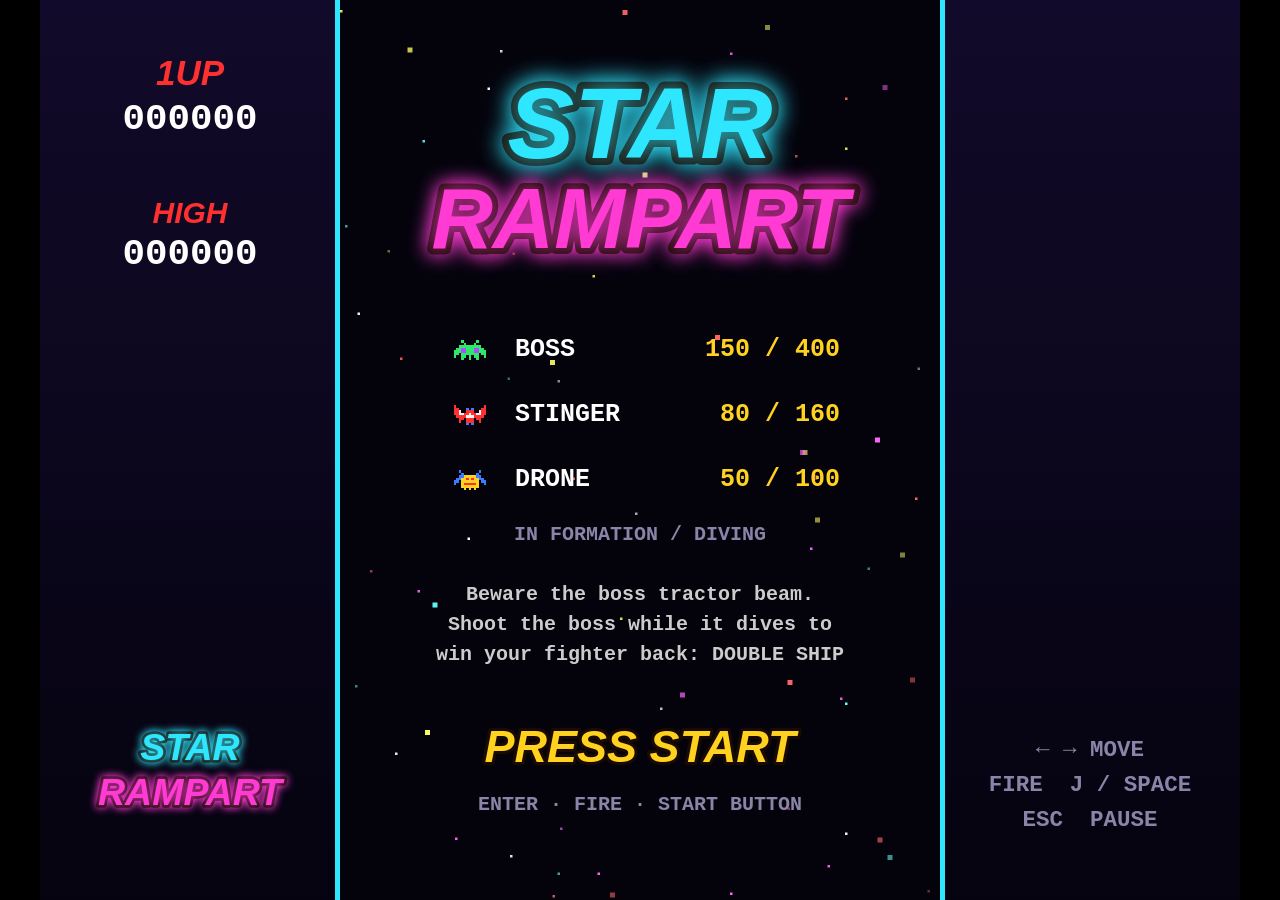
<file: StarRampart.html>
<!doctype html>
<html lang="en">
<head>
<meta charset="utf-8">
<meta name="viewport" content="width=device-width, initial-scale=1, maximum-scale=1, user-scalable=no, viewport-fit=cover">
<title>Star Rampart</title>
<style>
html,body{margin:0;height:100%;overflow:hidden;background:#000;touch-action:none;user-select:none;-webkit-user-select:none;-webkit-tap-highlight-color:transparent}
#screen{position:fixed;inset:0;display:block;image-rendering:pixelated}
#touch{position:fixed;inset:0;pointer-events:none}
.tbtn{position:absolute;pointer-events:auto;width:56px;height:56px;border-radius:50%;border:3px solid rgba(255,255,255,.75);background:rgba(0,0,0,.35);
  color:#fff;display:flex;align-items:center;justify-content:center;font:bold 13px Arial,sans-serif}
.tbtn.on{background:rgba(255,200,0,.5)}
</style>
</head>
<body>
<script>
/* =====================================================================
   ARCADE KIT — shared by the Internet Arcade canvas games.
   Canvas scaling, keyboard / gamepad / touch / cabinet input, sound,
   high scores and the cabinet message protocol.
   ===================================================================== */
'use strict';
const TAU = Math.PI * 2;
const clamp = (x, a, b) => x < a ? a : x > b ? b : x;
const lerp = (a, b, t) => a + (b - a) * t;
const rand = (a, b) => a + (b - a) * Math.random();
const randi = (a, b) => Math.floor(rand(a, b + 1));
const pick = arr => arr[Math.floor(Math.random() * arr.length)];

// gamepads may be blocked (e.g. inside an iframe opened from file://); that must never stop a game
function safePads() { try { return (navigator.getGamepads && navigator.getGamepads()) || []; } catch (e) { return []; } }

const Kit = {
  W: 480, H: 360, scale: 1, ox: 0, oy: 0, t: 0,
  embed: /[?&]embed=1\b/.test(location.search) && window.parent !== window,
  keys: Object.create(null), prev: Object.create(null), touch: Object.create(null), pulse: Object.create(null),
  // logical buttons -> physical keys (the cabinet sends KeyJ/KeyK/KeyL/KeyI for its four buttons)
  MAP: {
    left: ['ArrowLeft', 'KeyA'], right: ['ArrowRight', 'KeyD'], up: ['ArrowUp', 'KeyW'], down: ['ArrowDown', 'KeyS'],
    a: ['KeyJ', 'KeyZ', 'Space'], b: ['KeyK', 'KeyX'], c: ['KeyL', 'KeyC', 'ShiftLeft', 'ShiftRight'], d: ['KeyI', 'KeyV'], e: ['KeyU'], f: ['KeyO'],
    start: ['Enter'], pause: ['Escape', 'KeyP'],
  },
  pad: Object.create(null), padPrev: Object.create(null), stick: { x: 0, y: 0 },
  init(opts) {
    Object.assign(this, opts);
    const c = this.canvas = document.createElement('canvas');
    c.id = 'screen'; document.body.appendChild(c);
    this.ctx = c.getContext('2d');
    if (this.embed) { document.documentElement.classList.add('embed'); parent.postMessage({ type: 'hh-ready' }, '*'); }
    addEventListener('resize', () => this.resize()); this.resize();
    addEventListener('keydown', e => {
      if (['Space', 'ArrowUp', 'ArrowDown', 'ArrowLeft', 'ArrowRight'].includes(e.code)) e.preventDefault();
      this.down(e.code);
    });
    addEventListener('keyup', e => this.up(e.code));
    addEventListener('blur', () => { for (const k in this.keys) this.keys[k] = false; });
    addEventListener('message', e => {
      if (!this.embed || e.source !== window.parent) return;
      const d = e.data; if (!d || typeof d !== 'object') return;
      if (d.type === 'hh-key' && typeof d.code === 'string' && d.code.length < 24) d.down ? this.down(d.code) : this.up(d.code);
      else if (d.type === 'hh-start') { this.audioInit(); this.onStart && this.onStart(); }
      else if (d.type === 'hh-release') for (const k in this.keys) this.keys[k] = false;
    });
    if (!this.embed && ('ontouchstart' in window || navigator.maxTouchPoints > 0)) this.buildTouch();
    let last = performance.now(), acc = 0;
    const frame = now => {
      requestAnimationFrame(frame);
      acc = Math.min(acc + (now - last) / 1000, 0.25); last = now;
      this.pollPad();
      while (acc >= 1 / 60) { acc -= 1 / 60; this.t += 1 / 60; this.update(1 / 60); this.latch(); }
      this.render();
    };
    requestAnimationFrame(frame);
  },
  down(code) {
    if (this.keys[code]) return;
    this.keys[code] = true; this.pulse[code] = true; this.audioInit();
    if (this.MAP.pause.includes(code)) {
      if (code === 'Escape' && this.embed && this.onTitle && this.onTitle()) { parent.postMessage({ type: 'hh-exit' }, '*'); return; }
      this.onPause && this.onPause();
    }
    if (this.MAP.start.includes(code)) this.onStart && this.onStart();
  },
  up(code) { this.keys[code] = false; },
  held(name) {
    if (this.touch[name] || this.pad[name]) return true;
    for (const k of this.MAP[name]) if (this.keys[k] || this.pulse[k]) return true;
    return false;
  },
  // a key counts as held for at least one game step, so very quick taps are never lost
  isDown(code) { return !!(this.keys[code] || this.pulse[code]); },
  // true only on the step the button went down
  hit(name) { return this.held(name) && !this.prev[name]; },
  latch() { for (const n in this.MAP) this.prev[n] = this.held(n); for (const k in this.pulse) delete this.pulse[k]; },
  axisX() { return this.stick.x || ((this.held('right') ? 1 : 0) - (this.held('left') ? 1 : 0)); },
  axisY() { return this.stick.y || ((this.held('down') ? 1 : 0) - (this.held('up') ? 1 : 0)); },
  pollPad() {
    const pads = safePads();
    const P = this.pad; for (const k in P) P[k] = false; this.stick.x = this.stick.y = 0;
    for (const p of pads) {
      if (!p) continue;
      const b = i => p.buttons[i] && (p.buttons[i].pressed || p.buttons[i].value > 0.4);
      const ax = p.axes[0] || 0, ay = p.axes[1] || 0;
      if (Math.abs(ax) > 0.25) this.stick.x = ax; if (Math.abs(ay) > 0.25) this.stick.y = ay;
      P.left = P.left || b(14); P.right = P.right || b(15); P.up = P.up || b(12); P.down = P.down || b(13);
      P.a = P.a || b(0); P.b = P.b || b(1); P.c = P.c || b(2); P.d = P.d || b(3); P.e = P.e || b(5); P.f = P.f || b(7);
      const st = b(9);
      if (st && !this.padPrev.start) { this.audioInit(); this.onStart && this.onStart(); }
      this.padPrev.start = st;
    }
  },
  resize() {
    const dpr = Math.min(devicePixelRatio || 1, 2), w = innerWidth, h = innerHeight, c = this.canvas;
    c.width = Math.round(w * dpr); c.height = Math.round(h * dpr);
    c.style.width = w + 'px'; c.style.height = h + 'px';
    this.scale = Math.min(w / this.W, h / this.H) * dpr;
    this.ox = (c.width - this.W * this.scale) / 2; this.oy = (c.height - this.H * this.scale) / 2;
    this.dpr = dpr;
  },
  // map a client point to logical coordinates
  toLogical(cx, cy) { return { x: (cx * this.dpr - this.ox) / this.scale, y: (cy * this.dpr - this.oy) / this.scale }; },
  begin(bg = '#000') {
    const g = this.ctx, c = this.canvas;
    g.setTransform(1, 0, 0, 1, 0, 0); g.fillStyle = '#000'; g.fillRect(0, 0, c.width, c.height);
    g.setTransform(this.scale, 0, 0, this.scale, this.ox, this.oy);
    g.fillStyle = bg; g.fillRect(0, 0, this.W, this.H);
    g.save(); g.beginPath(); g.rect(0, 0, this.W, this.H); g.clip();
    return g;
  },
  end() { this.ctx.restore(); },

  /* ---------- text ---------- */
  text(s, x, y, size, color = '#fff', align = 'center', opts = {}) {
    const g = this.ctx;
    g.font = `${opts.italic === false ? '' : 'italic '}900 ${size}px "Arial Black", Impact, sans-serif`;
    g.textAlign = align; g.textBaseline = 'middle';
    if (opts.glow) { g.shadowColor = opts.glow; g.shadowBlur = opts.blur || size * 0.6; }
    if (opts.stroke !== false) { g.lineWidth = Math.max(2, size * 0.14); g.strokeStyle = opts.stroke || '#1a0b02'; g.lineJoin = 'round'; g.strokeText(s, x, y); }
    g.fillStyle = color; g.fillText(s, x, y);
    g.shadowBlur = 0;
  },
  mono(s, x, y, size, color = '#fff', align = 'left') {
    const g = this.ctx; g.font = `bold ${size}px ui-monospace, "Courier New", monospace`;
    g.textAlign = align; g.textBaseline = 'middle'; g.fillStyle = color; g.fillText(s, x, y);
  },
  blink(rate = 1.6) { return Math.floor(this.t * rate * 2) % 2 === 0; },

  /* ---------- sound ---------- */
  ac: null,
  audioInit() {
    if (!this.ac) { const AC = window.AudioContext || window.webkitAudioContext; if (!AC) return; this.ac = new AC(); this.master = this.ac.createGain(); this.master.gain.value = 0.5; this.master.connect(this.ac.destination); }
    if (this.ac.state === 'suspended') this.ac.resume();
  },
  tone(f, dur = 0.1, vol = 0.2, type = 'square', slide = 0, delay = 0) {
    const c = this.ac; if (!c) return; const t = c.currentTime + delay, o = c.createOscillator(), g = c.createGain();
    o.type = type; o.frequency.setValueAtTime(f, t); if (slide) o.frequency.exponentialRampToValueAtTime(Math.max(20, f * slide), t + dur);
    g.gain.setValueAtTime(vol, t); g.gain.exponentialRampToValueAtTime(0.0001, t + dur);
    o.connect(g); g.connect(this.master); o.start(t); o.stop(t + dur + 0.02);
  },
  noise(dur = 0.2, vol = 0.3, freq = 1200, type = 'lowpass', delay = 0) {
    const c = this.ac; if (!c) return;
    if (!this.nbuf) { this.nbuf = c.createBuffer(1, c.sampleRate, c.sampleRate); const d = this.nbuf.getChannelData(0); for (let i = 0; i < d.length; i++) d[i] = Math.random() * 2 - 1; }
    const t = c.currentTime + delay, s = c.createBufferSource(), f = c.createBiquadFilter(), g = c.createGain();
    s.buffer = this.nbuf; f.type = type; f.frequency.value = freq; g.gain.setValueAtTime(vol, t); g.gain.exponentialRampToValueAtTime(0.0001, t + dur);
    s.connect(f); f.connect(g); g.connect(this.master); s.start(t, Math.random() * 0.5); s.stop(t + dur + 0.02);
  },
  jingle(notes, step = 0.09, type = 'square', vol = 0.12) { notes.forEach((n, i) => this.tone(n, step * 1.6, vol, type, 0, i * step)); },

  /* ---------- high scores ---------- */
  hi(key) { try { return +localStorage.getItem('ia-hi-' + key) || 0; } catch (e) { return 0; } },
  setHi(key, v) { try { if (v > this.hi(key)) { localStorage.setItem('ia-hi-' + key, v); return true; } } catch (e) { } return false; },

  /* ---------- touch controls when the game is opened on its own ---------- */
  buildTouch() {
    const box = document.createElement('div'); box.id = 'touch'; document.body.appendChild(box);
    const mk = (name, label, css) => {
      const d = document.createElement('div'); d.className = 'tbtn'; d.textContent = label; Object.assign(d.style, css); box.appendChild(d);
      const on = e => { e.preventDefault(); this.touch[name] = true; d.classList.add('on'); this.audioInit(); if (name === 'start') this.onStart && this.onStart(); };
      const off = e => { e.preventDefault(); this.touch[name] = false; d.classList.remove('on'); };
      d.addEventListener('touchstart', on, { passive: false }); d.addEventListener('touchend', off); d.addEventListener('touchcancel', off);
    };
    const L = this.touchLabels || {};
    mk('left', '◀', { left: '12px', bottom: '70px' }); mk('right', '▶', { left: '120px', bottom: '70px' });
    mk('up', '▲', { left: '66px', bottom: '124px' }); mk('down', '▼', { left: '66px', bottom: '16px' });
    if (L.a) mk('a', L.a, { right: '16px', bottom: '40px' });
    if (L.b) mk('b', L.b, { right: '90px', bottom: '20px' });
    if (L.c) mk('c', L.c, { right: '30px', bottom: '116px' });
    if (L.d) mk('d', L.d, { right: '104px', bottom: '96px' });
    if (L.e) mk('e', L.e, { right: '178px', bottom: '76px' });
    if (L.f) mk('f', L.f, { right: '178px', bottom: '150px' });
    mk('start', 'START', { right: '50%', top: '8px', width: '70px', height: '34px', borderRadius: '17px', transform: 'translateX(50%)', fontSize: '12px' });
  },
};

/* ---------- small helpers used by several games ---------- */
class Particles {
  constructor() { this.list = []; }
  burst(x, y, n, colors, speed = 120, life = 0.6, size = 2, grav = 0) {
    for (let i = 0; i < n; i++) {
      const a = Math.random() * TAU, s = speed * (0.3 + Math.random() * 0.7);
      this.list.push({ x, y, vx: Math.cos(a) * s, vy: Math.sin(a) * s, life: life * (0.5 + Math.random() * 0.5), max: life, size: size * (0.6 + Math.random() * 0.8), c: pick(colors), grav });
    }
  }
  update(dt) {
    const L = this.list;
    for (let i = L.length - 1; i >= 0; i--) {
      const p = L[i]; p.life -= dt; if (p.life <= 0) { L.splice(i, 1); continue; }
      p.vy += p.grav * dt; p.x += p.vx * dt; p.y += p.vy * dt; p.vx *= 0.985; p.vy *= 0.985;
    }
  }
  draw(g) {
    for (const p of this.list) { g.globalAlpha = clamp(p.life / p.max, 0, 1); g.fillStyle = p.c; g.fillRect(p.x - p.size / 2, p.y - p.size / 2, p.size, p.size); }
    g.globalAlpha = 1;
  }
  clear() { this.list.length = 0; }
}

/* =====================================================================
   STAR RAMPART — formation space shooter
   ===================================================================== */
const PF = { x: 120, w: 240, h: 360 };        // playfield inside the 480x360 screen
const PAL = { w: '#f4f4f4', r: '#ff3030', b: '#3a7bff', y: '#ffd21f', g: '#2ee86b', p: '#b04bff', c: '#2fe6ff', o: '#ff8a1f', k: '#222' };
const SPR_SRC = {
  ship: ['......w......', '......w......', '.....www.....', '.....www.....', '..r..www..r..', '..r.wwwww.r..', '..wwwrwrwww..', 'w.wwrrwrrww.w', 'w.wwwwwwwww.w', 'wwwww.w.wwwww', 'www..w.w..www', 'ww...w.w...ww', 'w...........w'],
  bee0: ['..b.......b..', '...b.....b...', '..bbyyyyybb..', '.bbyyryryybb.', 'bb.yyyyyyy.bb', 'b..yrrrrry..b', '...yyyyyyy...', '....y.y.y....'],
  bee1: ['.............', '..b.......b..', '...byyyyyb...', '..byyryryyb..', '.bbyyyyyyybb.', 'bb.yrrrrry.bb', 'b..yyyyyyy..b', '....y.y.y....'],
  fly0: ['r...........r', 'rr...b.b...rr', 'rrw..rrr..wrr', 'rrwwrrwrrwwrr', '.rrrrwwwrrrr.', '..rr.rrr.rr..', '..r..rrr..r..', '.....b.b.....'],
  fly1: ['.............', '.r...b.b...r.', 'rrw..rrr..wrr', 'rrwwrrwrrwwrr', 'rrrrrwwwrrrrr', '.r.r.rrr.r.r.', '.....rrr.....', '.....b.b.....'],
  boss0: ['...g.....g...', '....g...g....', '..ggggggggg..', '.ggppgggppgg.', 'gggppgggppggg', 'gg.ggggggg.gg', 'g..gg.g.gg..g', '...g..g..g...'],
  boss1: ['.............', '...g.....g...', '..ggggggggg..', '.ggppgggppgg.', 'gggppgggppggg', 'ggggggggggggg', '.g.gg.g.gg.g.', '..g...g...g..'],
};
const SPR = {};
function makeSprites() {
  const build = (rows, swap) => {
    const c = document.createElement('canvas'); c.width = rows[0].length; c.height = rows.length; const g = c.getContext('2d');
    rows.forEach((r, y) => [...r].forEach((ch, x) => { if (ch === '.') return; g.fillStyle = PAL[(swap && swap[ch]) || ch]; g.fillRect(x, y, 1, 1); }));
    return c;
  };
  for (const k in SPR_SRC) SPR[k] = build(SPR_SRC[k]);
  SPR.boss0d = build(SPR_SRC.boss0, { g: 'p', p: 'c' }); SPR.boss1d = build(SPR_SRC.boss1, { g: 'p', p: 'c' });
  SPR.captive = build(SPR_SRC.ship, { w: 'r', r: 'w' });
}

/* ---------- paths ---------- */
// Catmull-Rom through points, resampled to equal spacing so things fly at a steady speed
function makePath(pts, step = 2) {
  const P = [pts[0], ...pts, pts[pts.length - 1]], out = [];
  for (let i = 1; i < P.length - 2; i++) for (let k = 0; k < 16; k++) {
    const t = k / 16, p0 = P[i - 1], p1 = P[i], p2 = P[i + 1], p3 = P[i + 2], t2 = t * t, t3 = t2 * t;
    out.push([0.5 * (2 * p1[0] + (-p0[0] + p2[0]) * t + (2 * p0[0] - 5 * p1[0] + 4 * p2[0] - p3[0]) * t2 + (-p0[0] + 3 * p1[0] - 3 * p2[0] + p3[0]) * t3),
      0.5 * (2 * p1[1] + (-p0[1] + p2[1]) * t + (2 * p0[1] - 5 * p1[1] + 4 * p2[1] - p3[1]) * t2 + (-p0[1] + 3 * p1[1] - 3 * p2[1] + p3[1]) * t3)]);
  }
  out.push(pts[pts.length - 1]);
  const res = [out[0]]; let acc = 0;
  for (let i = 1; i < out.length; i++) {
    const d = Math.hypot(out[i][0] - out[i - 1][0], out[i][1] - out[i - 1][1]); acc += d;
    while (acc >= step) { acc -= step; const f = 1 - acc / d; res.push([lerp(out[i - 1][0], out[i][0], f), lerp(out[i - 1][1], out[i][1], f)]); }
  }
  res.push(out[out.length - 1]);
  return res;
}
const mirror = pts => pts.map(([x, y]) => [PF.w - x, y]);
const ENTRY = {
  top: [[150, -16], [150, 40], [190, 120], [200, 190], [160, 230], [115, 200], [118, 150]],
  side: [[-16, 300], [50, 270], [100, 220], [105, 160], [70, 130], [40, 160], [70, 190], [110, 170]],
  loop: [[-16, 120], [60, 110], [120, 150], [150, 210], [120, 250], [80, 220], [100, 170], [140, 150]],
};
const CHALLENGE = [
  [[-16, 60], [80, 80], [160, 160], [200, 260], [120, 320], [40, 260], [80, 160], [180, 100], [260, 60]],
  [[120, -16], [120, 120], [60, 200], [120, 260], [180, 200], [120, 140], [120, 60], [40, -20]],
  [[-16, 320], [60, 220], [120, 180], [180, 220], [160, 280], [100, 260], [100, 160], [140, 60], [180, -20]],
];

/* ---------- formation ---------- */
const SLOTS = [];
(function () {
  const rows = [{ type: 'boss', n: 4, y: 36 }, { type: 'fly', n: 8, y: 54 }, { type: 'fly', n: 8, y: 70 }, { type: 'bee', n: 10, y: 88 }, { type: 'bee', n: 10, y: 104 }];
  for (const r of rows) for (let i = 0; i < r.n; i++) SLOTS.push({ type: r.type, dx: (i - (r.n - 1) / 2) * 18, y: r.y });
})();
const byType = t => SLOTS.map((s, i) => [s, i]).filter(([s]) => s.type === t).map(([, i]) => i);
// entry waves: [path, mirrored?, slot indices]
function waveList() {
  const boss = byType('boss'), fly = byType('fly'), bee = byType('bee');
  return [
    { path: 'top', pairs: true, slots: [...fly.slice(4, 8), ...bee.slice(10, 14)].concat([]) },
    { path: 'side', slots: [...boss, ...fly.slice(0, 4)] },
    { path: 'side', mir: true, slots: fly.slice(8, 16) },
    { path: 'top', slots: [...bee.slice(0, 4), ...bee.slice(14, 18)] },
    { path: 'loop', mir: true, slots: [...bee.slice(4, 10), ...bee.slice(18, 20)] },
  ];
}
const SCORE = { bee: [50, 100], fly: [80, 160], boss: [150, 400] };

/* ---------- game state ---------- */
const S = {
  mode: 'title', score: 0, hi: 0, lives: 3, stage: 1, extra: [20000, 70000],
  player: null, dual: false, shots: [], bombs: [], foes: [], stars: [], fx: new Particles(), pops: [],
  waves: [], waveT: 0, diveT: 0, msg: '', msgT: 0, deadT: 0, paused: false, overT: 0, challenge: false, hits: 0, total: 0,
  captive: null, beamFoe: null,
};
function initStars() {
  S.stars = [];
  for (let i = 0; i < 70; i++) S.stars.push({ x: Math.random() * PF.w, y: Math.random() * PF.h, z: 0.3 + Math.random(), c: pick(['#fff', '#ff6', '#6ff', '#f6f', '#f66']), ph: Math.random() * 6 });
}
function newGame() {
  Object.assign(S, { mode: 'play', score: 0, lives: 3, stage: 1, extra: [20000, 70000], dual: false, captive: null, paused: false });
  S.fx.clear(); startStage(); Kit.jingle([523, 659, 784, 1047, 784, 1047], 0.11);
}
function startStage() {
  S.shots = []; S.bombs = []; S.foes = []; S.pops = []; S.beamFoe = null;
  S.challenge = S.stage > 2 && (S.stage - 3) % 4 === 0;
  S.hits = 0; S.total = 0;
  S.player = S.player && S.player.alive ? S.player : spawnPlayer();
  const waves = waveList();
  S.waves = waves.map((w, wi) => {
    const list = [];
    if (S.challenge) {
      const base = CHALLENGE[wi % CHALLENGE.length], pts = (wi % 2) ? mirror(base) : base;
      for (let k = 0; k < 8; k++) list.push({ type: pick(['bee', 'fly', 'boss']), slot: -1, path: makePath(pts), delay: k * 0.14 });
    } else {
      const base = ENTRY[w.path];
      w.slots.forEach((slot, k) => {
        const mir = w.pairs ? (k % 2 === 1) : !!w.mir;
        list.push({ type: SLOTS[slot].type, slot, path: makePath(mir ? mirror(base) : base), delay: (w.pairs ? Math.floor(k / 2) : k) * 0.13 });
      });
    }
    return { start: 1.6 + wi * 2.6, list, spawned: false };
  });
  S.waveT = 0; S.diveT = 3.5; S.total = S.challenge ? 40 : SLOTS.length;
  S.msg = S.challenge ? 'CHALLENGING STAGE' : 'STAGE ' + S.stage; S.msgT = 2.2;
}
function spawnPlayer() { return { x: PF.w / 2, y: PF.h - 26, alive: true, inv: 1.5 }; }

function foeSprite(f) {
  const fr = Math.floor(Kit.t * 3 + f.ph) % 2;
  if (f.type === 'boss') return SPR[(f.hp < 2 ? 'boss' + fr + 'd' : 'boss' + fr)];
  return SPR[f.type + fr];
}
function spawnFoe(def) {
  S.foes.push({ type: def.type, slot: def.slot, x: def.path[0][0], y: def.path[0][1], path: def.path, pi: 0, state: 'enter', hp: def.type === 'boss' ? 2 : 1,
    ang: Math.PI, ph: Math.random() * 2, speed: 2.4 + S.stage * 0.05, shotsLeft: 0 });
}
function slotPos(i) {
  const s = SLOTS[i], t = Kit.t, entering = S.waves.some(w => !w.spawned) || S.foes.some(f => f.state === 'enter' || f.state === 'home');
  let x = PF.w / 2 + s.dx, y = s.y;
  if (entering) x += Math.sin(t * 1.3) * 12;
  else { const k = 1 + 0.1 * (0.5 + 0.5 * Math.sin(t * 1.6)); x = PF.w / 2 + s.dx * k; y = 24 + (s.y - 24) * k; }
  return [x, y];
}
function addScore(n) {
  S.score += n;
  if (S.extra.length && S.score >= S.extra[0]) { S.extra.shift(); S.lives++; Kit.jingle([784, 988, 1175, 1568], 0.08, 'square', 0.1); }
}

/* ---------- dives ---------- */
function startDive(f, kind) {
  const px = S.player ? S.player.x : PF.w / 2, side = f.x < PF.w / 2 ? -1 : 1;
  if (kind === 'beam') {
    f.state = 'beamdive'; f.path = makePath([[f.x, f.y], [f.x + side * 24, f.y - 14], [f.x + side * 30, f.y + 20], [clamp(px, 30, PF.w - 30), 196]]); f.pi = 0;
  } else {
    f.state = 'dive';
    const tx = clamp(px + rand(-30, 30), 10, PF.w - 10);
    f.path = makePath([[f.x, f.y], [f.x + side * 22, f.y - 16], [f.x + side * 34, f.y + 18], [lerp(f.x, tx, 0.5), 170], [tx, 250], [tx - side * 40, 320], [tx - side * 50, PF.h + 20]]); f.pi = 0;
    f.shotsLeft = Math.min(3, 1 + Math.floor(S.stage / 3)); f.fireAt = rand(110, 190);
  }
  Kit.tone(1400, 0.5, 0.05, 'sine', 0.45);
}
function pickDiver() {
  const home = S.foes.filter(f => f.state === 'formation');
  if (!home.length || !S.player || !S.player.alive) return;
  const bosses = home.filter(f => f.type === 'boss');
  if (bosses.length && !S.dual && !S.captive && !S.beamFoe && Math.random() < 0.3) { const b = pick(bosses); S.beamFoe = b; startDive(b, 'beam'); return; }
  const f = pick(home); startDive(f, 'dive');
  // bosses bring escorts
  if (f.type === 'boss') for (const e of home.filter(e => e !== f && e.type === 'fly' && Math.abs(e.x - f.x) < 30).slice(0, 2)) { startDive(e, 'dive'); e.path = f.path.map(([x, y]) => [x + (e.x - f.x), y + (e.y - f.y)]); }
}

/* ---------- update ---------- */
function update(dt) {
  for (const s of S.stars) { s.y += (S.mode === 'play' ? 40 : 24) * s.z * dt; if (s.y > PF.h) { s.y = 0; s.x = Math.random() * PF.w; } }
  S.fx.update(dt);
  for (let i = S.pops.length - 1; i >= 0; i--) { S.pops[i].t -= dt; if (S.pops[i].t <= 0) S.pops.splice(i, 1); }
  if (S.mode !== 'play' || S.paused) { if (S.mode === 'over' && (S.overT -= dt) <= 0) S.mode = 'title'; return; }
  if (S.msgT > 0) S.msgT -= dt;
  const P = S.player;
  // player
  if (P.alive) {
    if (P.captured) {
      const b = P.captured; P.x = lerp(P.x, b.x, dt * 2); P.y = lerp(P.y, b.y + 16, dt * 1.6); P.spin += dt * 10;
      if (Math.abs(P.y - (b.y + 16)) < 3) { P.alive = false; S.captive = { boss: b }; b.hasCaptive = true; S.deadT = 2.2; S.msg = 'FIGHTER CAPTURED'; S.msgT = 2.2; S.lives--; Kit.jingle([392, 349, 330, 294], 0.16, 'triangle', 0.12); }
    } else {
      P.x = clamp(P.x + Kit.axisX() * 140 * dt, S.dual ? 16 : 8, PF.w - (S.dual ? 16 : 8));
      if (P.inv > 0) P.inv -= dt;
      const fire = Kit.hit('a') || Kit.hit('b') || Kit.hit('c') || Kit.hit('d');
      const volleys = S.shots.length / (S.dual ? 2 : 1);
      if (fire && volleys < 2) {
        if (S.dual) { S.shots.push({ x: P.x - 8, y: P.y - 8 }, { x: P.x + 8, y: P.y - 8 }); } else S.shots.push({ x: P.x, y: P.y - 8 });
        Kit.tone(1100, 0.08, 0.08, 'square', 0.35);
      }
    }
  } else if (S.deadT > 0 && (S.deadT -= dt) <= 0) {
    if (S.lives > 0) { S.player = spawnPlayer(); S.msg = 'READY'; S.msgT = 1.2; } else gameOver();
  }
  // shots
  for (let i = S.shots.length - 1; i >= 0; i--) { const s = S.shots[i]; s.y -= 420 * dt; if (s.y < -8) S.shots.splice(i, 1); }
  for (let i = S.bombs.length - 1; i >= 0; i--) { const b = S.bombs[i]; b.x += b.vx * dt; b.y += b.vy * dt; if (b.y > PF.h + 6) S.bombs.splice(i, 1); }
  // spawn waves
  S.waveT += dt;
  for (const w of S.waves) {
    if (w.spawned || S.waveT < w.start) continue;
    for (const d of w.list) if (!d.done && S.waveT >= w.start + d.delay) { d.done = true; spawnFoe(d); }
    if (w.list.every(d => d.done)) w.spawned = true;
  }
  // foes
  for (const f of S.foes) {
    if (f.state === 'enter' || f.state === 'dive' || f.state === 'beamdive' || f.state === 'leave') {
      const ox = f.x, oy = f.y;
      f.pi += f.speed * 60 * dt / 2;
      const i = Math.min(f.path.length - 1, Math.floor(f.pi));
      f.x = f.path[i][0]; f.y = f.path[i][1];
      if (Math.hypot(f.x - ox, f.y - oy) > 0.01) f.ang = Math.atan2(f.y - oy, f.x - ox) + Math.PI / 2;
      if (f.state === 'dive' && f.shotsLeft > 0 && f.y > f.fireAt && P.alive) {
        f.shotsLeft--; f.fireAt += 26;
        const dx = P.x - f.x, dy = P.y - f.y, d = Math.hypot(dx, dy) || 1, sp = 150 + S.stage * 6;
        S.bombs.push({ x: f.x, y: f.y + 4, vx: clamp(dx / d * sp, -60, 60), vy: Math.max(100, dy / d * sp) });
      }
      if (i >= f.path.length - 1) {
        if (f.state === 'beamdive') { f.state = 'beam'; f.beamT = 3.2; f.ang = Math.PI; Kit.tone(220, 3, 0.05, 'sawtooth', 2); }
        else if (S.challenge || f.state === 'leave') f.dead = true;
        else if (f.state === 'dive') { f.x = slotPos(f.slot)[0]; f.y = -16; f.state = 'home'; }
        else f.state = 'home';
      }
    } else if (f.state === 'home') {
      const [sx, sy] = slotPos(f.slot), dx = sx - f.x, dy = sy - f.y, d = Math.hypot(dx, dy), sp = 150 * dt;
      if (d < sp + 0.5) { f.x = sx; f.y = sy; f.state = 'formation'; }
      else { f.x += dx / d * sp; f.y += dy / d * sp; f.ang = Math.atan2(dy, dx) + Math.PI / 2; }
    } else if (f.state === 'formation') {
      const [sx, sy] = slotPos(f.slot); f.x = sx; f.y = sy; f.ang = lerp(f.ang, Math.PI * 2, 0.15) % (Math.PI * 2); if (Math.abs(f.ang) < 0.05) f.ang = 0;
    } else if (f.state === 'beam') {
      f.beamT -= dt;
      if (P.alive && !P.captured && f.beamT < 2.6 && f.beamT > 0.4 && Math.abs(P.x - f.x) < 18 && !(P.inv > 0)) { P.captured = f; P.spin = 0; Kit.tone(300, 1.6, 0.1, 'sawtooth', 3); }
      if (f.beamT <= 0) { f.state = 'home'; S.beamFoe = null; }
    }
  }
  // captive follows its boss
  if (S.captive) { const b = S.captive.boss; S.captive.x = b.x; S.captive.y = b.y - 14; }
  // collisions: player shots vs foes (and the captive)
  for (let i = S.shots.length - 1; i >= 0; i--) {
    const s = S.shots[i];
    if (S.captive && Math.abs(s.x - S.captive.x) < 6 && Math.abs(s.y - S.captive.y) < 6) {
      S.shots.splice(i, 1); S.fx.burst(S.captive.x, S.captive.y, 24, ['#fff', '#f33', '#ff0'], 90); S.captive.boss.hasCaptive = false; S.captive = null;
      S.msg = 'FIGHTER LOST'; S.msgT = 1.6; Kit.noise(0.5, 0.3, 900); continue;
    }
    for (const f of S.foes) {
      if (f.dead || Math.abs(s.x - f.x) > 7 || Math.abs(s.y - f.y) > 6) continue;
      S.shots.splice(i, 1);
      if (--f.hp > 0) { Kit.tone(600, 0.08, 0.1, 'square', 1.5); break; }
      f.dead = true; S.hits++;
      const diving = f.state !== 'formation';
      let pts = SCORE[f.type][diving ? 1 : 0];
      if (f.type === 'boss' && diving && f.state !== 'beam') pts = 400 + (f.hasCaptive ? 400 : 0);
      if (!S.challenge) addScore(pts); else addScore(100);
      if (diving && pts >= 400) S.pops.push({ x: f.x, y: f.y, t: 1, s: pts });
      S.fx.burst(f.x, f.y, 18, f.type === 'bee' ? ['#ffd21f', '#3a7bff', '#fff'] : f.type === 'fly' ? ['#ff3030', '#fff', '#3a7bff'] : ['#2ee86b', '#b04bff', '#fff'], 100);
      Kit.noise(0.25, 0.22, 1600);
      if (f === S.beamFoe) S.beamFoe = null;
      if (f.hasCaptive && S.captive) {
        if (diving) { S.captive.rescue = true; S.rescue = { x: S.captive.x, y: S.captive.y }; S.msg = 'FIGHTER RESCUED'; S.msgT = 1.8; Kit.jingle([523, 659, 784, 1047, 1319], 0.09); }
        else { S.msg = 'FIGHTER LOST'; S.msgT = 1.6; }
        S.captive = null;
      }
      break;
    }
  }
  // rescued ship docks beside you
  if (S.rescue) {
    const R = S.rescue, tx = P.alive ? P.x + 16 : PF.w / 2, ty = P.alive ? P.y : PF.h - 26;
    R.x = lerp(R.x, tx, dt * 2.5); R.y = lerp(R.y, ty, dt * 2.5);
    if (Math.hypot(R.x - tx, R.y - ty) < 2) { S.rescue = null; if (P.alive) { S.dual = true; P.x = clamp(P.x + 8, 16, PF.w - 16); } else { S.lives++; } }
  }
  S.foes = S.foes.filter(f => !f.dead);
  // foes / bombs vs player
  if (P.alive && !P.captured && !(P.inv > 0)) {
    const hitAt = (x, y, r) => {
      if (S.dual) { if (Math.abs(x - (P.x - 8)) < r && Math.abs(y - P.y) < r) return -1; if (Math.abs(x - (P.x + 8)) < r && Math.abs(y - P.y) < r) return 1; return 0; }
      return Math.abs(x - P.x) < r && Math.abs(y - P.y) < r ? 2 : 0;
    };
    for (let i = S.bombs.length - 1; i >= 0; i--) { const h = hitAt(S.bombs[i].x, S.bombs[i].y, 5); if (h) { S.bombs.splice(i, 1); playerHit(h); break; } }
    for (const f of S.foes) { if (f.state === 'formation') continue; const h = hitAt(f.x, f.y, 9); if (h) { f.dead = true; S.fx.burst(f.x, f.y, 14, ['#fff', '#fa0'], 90); playerHit(h); break; } }
    S.foes = S.foes.filter(f => !f.dead);
  }
  // dives
  if (!S.challenge && S.waves.every(w => w.spawned) && P.alive && !P.captured) {
    if ((S.diveT -= dt) <= 0) { pickDiver(); S.diveT = Math.max(0.7, 2.6 - S.stage * 0.15) * rand(0.6, 1.3); }
  }
  // stage clear
  if (S.waves.length && S.waves.every(w => w.spawned) && S.foes.length === 0 && !S.rescue) {
    if (S.challenge) {
      const bonus = S.hits === 40 ? 10000 : S.hits * 100; addScore(bonus);
      S.msg = S.hits === 40 ? 'PERFECT!  10000' : 'HITS ' + S.hits + '   BONUS ' + bonus; S.msgT = 2.5;
    }
    if (S.captive) { S.captive = null; }
    S.stage++; S.nextT = S.challenge ? 3 : 1.2; S.challenge = false; S.waves = [];
  }
  if (S.nextT > 0 && (S.nextT -= dt) <= 0) startStage();
}
function playerHit(which) {
  const P = S.player;
  if (S.dual && which !== 2) {
    S.fx.burst(P.x + which * 8, P.y, 30, ['#fff', '#f33', '#ff0', '#3af'], 110);
    S.dual = false; P.x += -which * 8; Kit.noise(0.6, 0.35, 700); return;
  }
  P.alive = false; S.dual = false; S.fx.burst(P.x, P.y, 50, ['#fff', '#f33', '#ff0', '#3af'], 140, 1);
  Kit.noise(1.0, 0.45, 600); Kit.tone(200, 0.8, 0.12, 'sawtooth', 0.3);
  S.lives--; S.deadT = 2.2; S.bombs = [];
  for (const f of S.foes) if (f.state === 'dive' || f.state === 'beamdive' || f.state === 'beam') { f.state = 'home'; }
  S.beamFoe = null;
}
function gameOver() {
  S.mode = 'over'; S.overT = 5; S.newHi = Kit.setHi('star-rampart', S.score); S.hi = Kit.hi('star-rampart');
  Kit.jingle([392, 330, 262, 196], 0.22, 'triangle', 0.14);
}

/* ---------- draw ---------- */
function drawSprite(img, x, y, ang = 0, alpha = 1) {
  const g = Kit.ctx; g.save(); g.translate(Math.round(x), Math.round(y)); if (ang) g.rotate(ang); g.globalAlpha = alpha;
  g.drawImage(img, -img.width / 2, -img.height / 2); g.restore();
}
function render() {
  const g = Kit.begin('#04030c');
  g.imageSmoothingEnabled = false;
  // side panels
  const grd = g.createLinearGradient(0, 0, 0, 360); grd.addColorStop(0, '#120a2a'); grd.addColorStop(1, '#05030f');
  g.fillStyle = grd; g.fillRect(0, 0, PF.x, 360); g.fillRect(PF.x + PF.w, 0, PF.x, 360);
  g.fillStyle = '#2fe6ff'; g.fillRect(PF.x - 2, 0, 2, 360); g.fillRect(PF.x + PF.w, 0, 2, 360);
  g.save(); g.translate(PF.x, 0); g.beginPath(); g.rect(0, 0, PF.w, PF.h); g.clip();
  // stars
  for (const s of S.stars) { g.globalAlpha = 0.4 + 0.6 * Math.abs(Math.sin(Kit.t * 2 + s.ph)); g.fillStyle = s.c; g.fillRect(s.x | 0, s.y | 0, s.z > 1 ? 2 : 1, s.z > 1 ? 2 : 1); }
  g.globalAlpha = 1;
  if (S.mode === 'title') drawTitle(g);
  else {
    // tractor beams
    for (const f of S.foes) if (f.state === 'beam') {
      const k = clamp(Math.min(3.2 - f.beamT, f.beamT) / 0.4, 0, 1), y0 = f.y + 6, y1 = Math.min(PF.h, y0 + 150 * k);
      for (let i = 0; i < 6; i++) {
        const yy = y0 + (y1 - y0) * (i / 6), w = 6 + 26 * (i / 6) * k;
        g.fillStyle = `hsla(${(Kit.t * 360 + i * 40) % 360},100%,65%,0.35)`; g.fillRect(f.x - w, yy, w * 2, (y1 - y0) / 6 - 1);
      }
    }
    for (const f of S.foes) drawSprite(foeSprite(f), f.x, f.y, f.ang);
    if (S.captive) drawSprite(SPR.captive, S.captive.x, S.captive.y, Math.PI);
    if (S.rescue) drawSprite(SPR.ship, S.rescue.x, S.rescue.y, Kit.t * 8);
    const P = S.player;
    if (P && P.alive && S.mode === 'play') {
      const vis = !(P.inv > 0) || Math.floor(Kit.t * 12) % 2;
      if (vis) {
        if (P.captured) drawSprite(SPR.captive, P.x, P.y, P.spin);
        else if (S.dual) { drawSprite(SPR.ship, P.x - 8, P.y); drawSprite(SPR.ship, P.x + 8, P.y); }
        else drawSprite(SPR.ship, P.x, P.y);
      }
    }
    g.fillStyle = '#fff'; for (const s of S.shots) { g.fillRect(s.x - 0.5, s.y - 4, 1, 7); g.fillStyle = '#f33'; g.fillRect(s.x - 0.5, s.y - 4, 1, 2); g.fillStyle = '#fff'; }
    for (const b of S.bombs) { g.fillStyle = '#ff3'; g.fillRect(b.x - 1, b.y - 3, 2, 6); g.fillStyle = '#f33'; g.fillRect(b.x - 1, b.y + 1, 2, 2); }
    S.fx.draw(g);
    for (const p of S.pops) Kit.mono(String(p.s), p.x, p.y - (1 - p.t) * 10, 8, '#2fe6ff', 'center');
    if (S.msgT > 0 && S.mode === 'play') Kit.text(S.msg, PF.w / 2, 190, S.msg.length > 14 ? 13 : 18, S.msg.startsWith('FIGHTER') ? '#ff3030' : '#2fe6ff', 'center', { glow: '#2fe6ff', blur: 8 });
    if (S.paused) { g.fillStyle = 'rgba(0,0,0,.5)'; g.fillRect(0, 0, PF.w, PF.h); Kit.text('PAUSED', PF.w / 2, 170, 26, '#ffd21f'); Kit.mono('START or ESC to resume', PF.w / 2, 200, 9, '#ccc', 'center'); }
    if (S.mode === 'over') { Kit.text('GAME OVER', PF.w / 2, 160, 26, '#ff3030'); if (S.newHi) Kit.text('NEW HIGH SCORE!', PF.w / 2, 192, 14, '#ffd21f'); }
  }
  g.restore();
  // HUD
  Kit.text('1UP', 60, 30, 14, Kit.blink() || S.mode !== 'play' ? '#ff3030' : '#600', 'center', { stroke: false });
  Kit.mono(String(S.score).padStart(6, '0'), 60, 48, 15, '#fff', 'center');
  Kit.text('HIGH', 60, 86, 12, '#ff3030', 'center', { stroke: false });
  Kit.mono(String(Math.max(S.hi, S.score)).padStart(6, '0'), 60, 102, 15, '#fff', 'center');
  Kit.text('STAR', 60, 300, 15, '#2fe6ff', 'center', { glow: '#2fe6ff', blur: 8 }); Kit.text('RAMPART', 60, 318, 15, '#ff3bd4', 'center', { glow: '#ff3bd4', blur: 8 });
  if (S.mode !== 'title') {
    Kit.text('SHIPS', 420, 30, 12, '#2fe6ff', 'center', { stroke: false });
    for (let i = 0; i < Math.min(S.lives - (S.player && S.player.alive ? 1 : 0), 6); i++) drawSprite(SPR.ship, 396 + (i % 3) * 18, 52 + Math.floor(i / 3) * 18);
    Kit.text('STAGE', 420, 110, 12, '#2fe6ff', 'center', { stroke: false });
    Kit.mono(String(S.stage), 420, 128, 16, '#fff', 'center');
    for (let i = 0; i < Math.min(S.stage, 10); i++) { g.fillStyle = i % 5 === 4 ? '#ff3030' : '#ffd21f'; g.beginPath(); g.moveTo(396 + i * 5, 160); g.lineTo(400 + i * 5, 150); g.lineTo(404 + i * 5, 160); g.fill(); }
  }
  Kit.mono('← → MOVE', 420, 300, 9, '#8a85a8', 'center'); Kit.mono('FIRE  J / SPACE', 420, 314, 9, '#8a85a8', 'center'); Kit.mono('ESC  PAUSE', 420, 328, 9, '#8a85a8', 'center');
  Kit.end();
}
function drawTitle(g) {
  Kit.text('STAR', PF.w / 2, 52, 40, '#2fe6ff', 'center', { glow: '#2fe6ff' });
  Kit.text('RAMPART', PF.w / 2, 90, 34, '#ff3bd4', 'center', { glow: '#ff3bd4' });
  const rows = [['boss0', 'BOSS', '150 / 400'], ['fly0', 'STINGER', '80 / 160'], ['bee0', 'DRONE', '50 / 100']];
  rows.forEach(([s, n, p], i) => { drawSprite(SPR[s], 52, 140 + i * 26); Kit.mono(n, 70, 140 + i * 26, 10, '#fff'); Kit.mono(p, 200, 140 + i * 26, 10, '#ffd21f', 'right'); });
  Kit.mono('IN FORMATION / DIVING', PF.w / 2, 214, 8, '#8a85a8', 'center');
  Kit.mono('Beware the boss tractor beam.', PF.w / 2, 238, 8, '#ccc', 'center');
  Kit.mono('Shoot the boss while it dives to', PF.w / 2, 250, 8, '#ccc', 'center');
  Kit.mono('win your fighter back: DOUBLE SHIP', PF.w / 2, 262, 8, '#ccc', 'center');
  if (Kit.blink()) Kit.text('PRESS START', PF.w / 2, 300, 18, '#ffd21f');
  Kit.mono('ENTER · FIRE · START BUTTON', PF.w / 2, 322, 8, '#8a85a8', 'center');
}

/* ---------- boot ---------- */
makeSprites(); initStars(); S.hi = Kit.hi('star-rampart');
Kit.init({
  W: 480, H: 360, update: dt => {
    if (S.mode === 'title' && (Kit.hit('a') || Kit.hit('b'))) newGame();
    update(dt);
  }, render,
  touchLabels: { a: 'FIRE', b: 'FIRE' },
  onStart() { if (S.mode === 'title') newGame(); else if (S.mode === 'play') S.paused = !S.paused; },
  onPause() { if (S.mode === 'play') S.paused = !S.paused; },
  onTitle() { return S.mode === 'title'; },
});

</script>
</body>
</html>
</file>
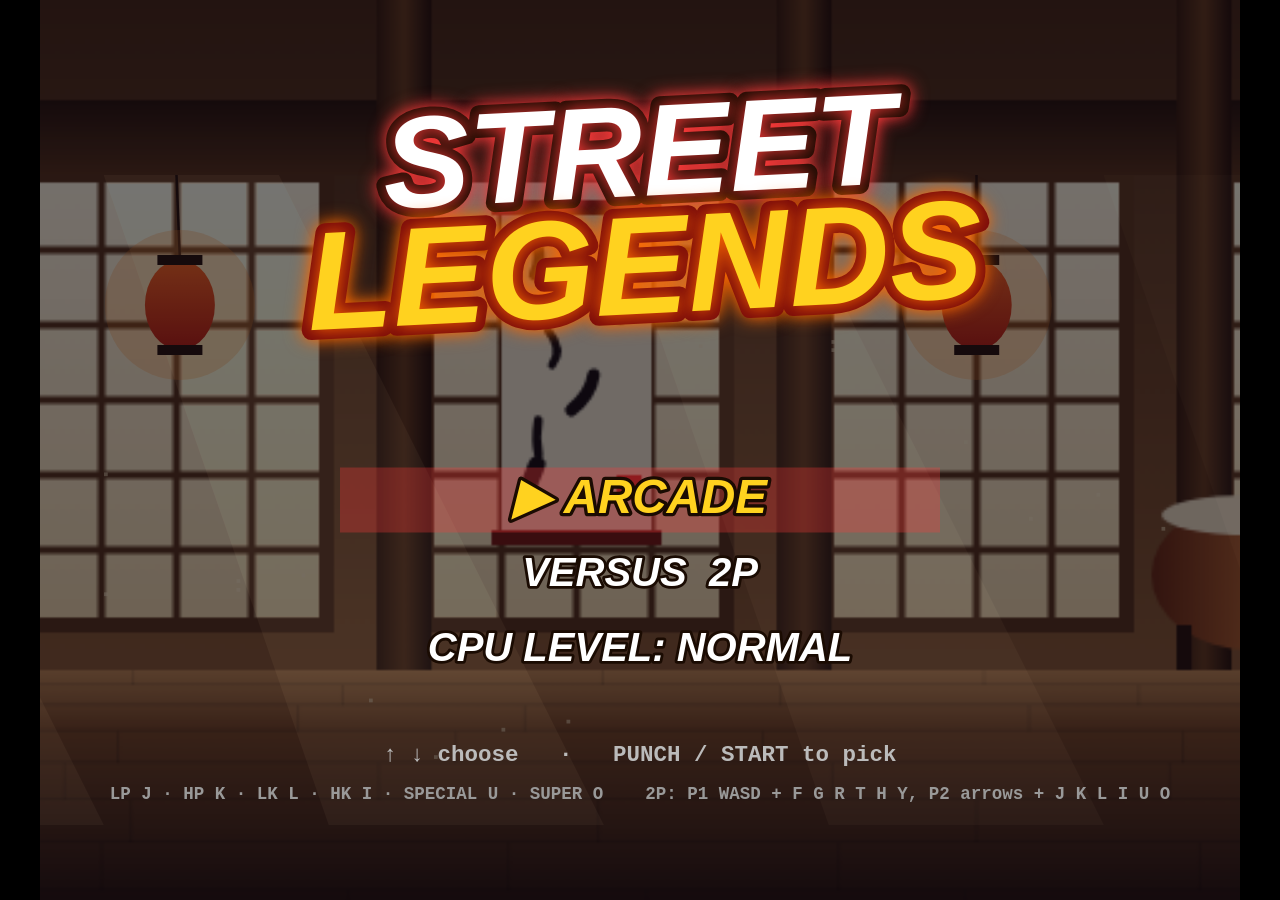
<file: StreetLegends.html>
<!doctype html>
<html lang="en">
<head>
<meta charset="utf-8">
<meta name="viewport" content="width=device-width, initial-scale=1, maximum-scale=1, user-scalable=no, viewport-fit=cover">
<title>Street Legends</title>
<style>
html,body{margin:0;height:100%;overflow:hidden;background:#000;touch-action:none;user-select:none;-webkit-user-select:none;-webkit-tap-highlight-color:transparent}
#screen{position:fixed;inset:0;display:block;image-rendering:pixelated}
#touch{position:fixed;inset:0;pointer-events:none}
.tbtn{position:absolute;pointer-events:auto;width:56px;height:56px;border-radius:50%;border:3px solid rgba(255,255,255,.75);background:rgba(0,0,0,.35);
  color:#fff;display:flex;align-items:center;justify-content:center;font:bold 13px Arial,sans-serif}
.tbtn.on{background:rgba(255,200,0,.5)}
</style>
</head>
<body>
<script>
/* =====================================================================
   ARCADE KIT — shared by the Internet Arcade canvas games.
   Canvas scaling, keyboard / gamepad / touch / cabinet input, sound,
   high scores and the cabinet message protocol.
   ===================================================================== */
'use strict';
const TAU = Math.PI * 2;
const clamp = (x, a, b) => x < a ? a : x > b ? b : x;
const lerp = (a, b, t) => a + (b - a) * t;
const rand = (a, b) => a + (b - a) * Math.random();
const randi = (a, b) => Math.floor(rand(a, b + 1));
const pick = arr => arr[Math.floor(Math.random() * arr.length)];

// gamepads may be blocked (e.g. inside an iframe opened from file://); that must never stop a game
function safePads() { try { return (navigator.getGamepads && navigator.getGamepads()) || []; } catch (e) { return []; } }

const Kit = {
  W: 480, H: 360, scale: 1, ox: 0, oy: 0, t: 0,
  embed: /[?&]embed=1\b/.test(location.search) && window.parent !== window,
  keys: Object.create(null), prev: Object.create(null), touch: Object.create(null), pulse: Object.create(null),
  // logical buttons -> physical keys (the cabinet sends KeyJ/KeyK/KeyL/KeyI for its four buttons)
  MAP: {
    left: ['ArrowLeft', 'KeyA'], right: ['ArrowRight', 'KeyD'], up: ['ArrowUp', 'KeyW'], down: ['ArrowDown', 'KeyS'],
    a: ['KeyJ', 'KeyZ', 'Space'], b: ['KeyK', 'KeyX'], c: ['KeyL', 'KeyC', 'ShiftLeft', 'ShiftRight'], d: ['KeyI', 'KeyV'], e: ['KeyU'], f: ['KeyO'],
    start: ['Enter'], pause: ['Escape', 'KeyP'],
  },
  pad: Object.create(null), padPrev: Object.create(null), stick: { x: 0, y: 0 },
  init(opts) {
    Object.assign(this, opts);
    const c = this.canvas = document.createElement('canvas');
    c.id = 'screen'; document.body.appendChild(c);
    this.ctx = c.getContext('2d');
    if (this.embed) { document.documentElement.classList.add('embed'); parent.postMessage({ type: 'hh-ready' }, '*'); }
    addEventListener('resize', () => this.resize()); this.resize();
    addEventListener('keydown', e => {
      if (['Space', 'ArrowUp', 'ArrowDown', 'ArrowLeft', 'ArrowRight'].includes(e.code)) e.preventDefault();
      this.down(e.code);
    });
    addEventListener('keyup', e => this.up(e.code));
    addEventListener('blur', () => { for (const k in this.keys) this.keys[k] = false; });
    addEventListener('message', e => {
      if (!this.embed || e.source !== window.parent) return;
      const d = e.data; if (!d || typeof d !== 'object') return;
      if (d.type === 'hh-key' && typeof d.code === 'string' && d.code.length < 24) d.down ? this.down(d.code) : this.up(d.code);
      else if (d.type === 'hh-start') { this.audioInit(); this.onStart && this.onStart(); }
      else if (d.type === 'hh-release') for (const k in this.keys) this.keys[k] = false;
    });
    if (!this.embed && ('ontouchstart' in window || navigator.maxTouchPoints > 0)) this.buildTouch();
    let last = performance.now(), acc = 0;
    const frame = now => {
      requestAnimationFrame(frame);
      acc = Math.min(acc + (now - last) / 1000, 0.25); last = now;
      this.pollPad();
      while (acc >= 1 / 60) { acc -= 1 / 60; this.t += 1 / 60; this.update(1 / 60); this.latch(); }
      this.render();
    };
    requestAnimationFrame(frame);
  },
  down(code) {
    if (this.keys[code]) return;
    this.keys[code] = true; this.pulse[code] = true; this.audioInit();
    if (this.MAP.pause.includes(code)) {
      if (code === 'Escape' && this.embed && this.onTitle && this.onTitle()) { parent.postMessage({ type: 'hh-exit' }, '*'); return; }
      this.onPause && this.onPause();
    }
    if (this.MAP.start.includes(code)) this.onStart && this.onStart();
  },
  up(code) { this.keys[code] = false; },
  held(name) {
    if (this.touch[name] || this.pad[name]) return true;
    for (const k of this.MAP[name]) if (this.keys[k] || this.pulse[k]) return true;
    return false;
  },
  // a key counts as held for at least one game step, so very quick taps are never lost
  isDown(code) { return !!(this.keys[code] || this.pulse[code]); },
  // true only on the step the button went down
  hit(name) { return this.held(name) && !this.prev[name]; },
  latch() { for (const n in this.MAP) this.prev[n] = this.held(n); for (const k in this.pulse) delete this.pulse[k]; },
  axisX() { return this.stick.x || ((this.held('right') ? 1 : 0) - (this.held('left') ? 1 : 0)); },
  axisY() { return this.stick.y || ((this.held('down') ? 1 : 0) - (this.held('up') ? 1 : 0)); },
  pollPad() {
    const pads = safePads();
    const P = this.pad; for (const k in P) P[k] = false; this.stick.x = this.stick.y = 0;
    for (const p of pads) {
      if (!p) continue;
      const b = i => p.buttons[i] && (p.buttons[i].pressed || p.buttons[i].value > 0.4);
      const ax = p.axes[0] || 0, ay = p.axes[1] || 0;
      if (Math.abs(ax) > 0.25) this.stick.x = ax; if (Math.abs(ay) > 0.25) this.stick.y = ay;
      P.left = P.left || b(14); P.right = P.right || b(15); P.up = P.up || b(12); P.down = P.down || b(13);
      P.a = P.a || b(0); P.b = P.b || b(1); P.c = P.c || b(2); P.d = P.d || b(3); P.e = P.e || b(5); P.f = P.f || b(7);
      const st = b(9);
      if (st && !this.padPrev.start) { this.audioInit(); this.onStart && this.onStart(); }
      this.padPrev.start = st;
    }
  },
  resize() {
    const dpr = Math.min(devicePixelRatio || 1, 2), w = innerWidth, h = innerHeight, c = this.canvas;
    c.width = Math.round(w * dpr); c.height = Math.round(h * dpr);
    c.style.width = w + 'px'; c.style.height = h + 'px';
    this.scale = Math.min(w / this.W, h / this.H) * dpr;
    this.ox = (c.width - this.W * this.scale) / 2; this.oy = (c.height - this.H * this.scale) / 2;
    this.dpr = dpr;
  },
  // map a client point to logical coordinates
  toLogical(cx, cy) { return { x: (cx * this.dpr - this.ox) / this.scale, y: (cy * this.dpr - this.oy) / this.scale }; },
  begin(bg = '#000') {
    const g = this.ctx, c = this.canvas;
    g.setTransform(1, 0, 0, 1, 0, 0); g.fillStyle = '#000'; g.fillRect(0, 0, c.width, c.height);
    g.setTransform(this.scale, 0, 0, this.scale, this.ox, this.oy);
    g.fillStyle = bg; g.fillRect(0, 0, this.W, this.H);
    g.save(); g.beginPath(); g.rect(0, 0, this.W, this.H); g.clip();
    return g;
  },
  end() { this.ctx.restore(); },

  /* ---------- text ---------- */
  text(s, x, y, size, color = '#fff', align = 'center', opts = {}) {
    const g = this.ctx;
    g.font = `${opts.italic === false ? '' : 'italic '}900 ${size}px "Arial Black", Impact, sans-serif`;
    g.textAlign = align; g.textBaseline = 'middle';
    if (opts.glow) { g.shadowColor = opts.glow; g.shadowBlur = opts.blur || size * 0.6; }
    if (opts.stroke !== false) { g.lineWidth = Math.max(2, size * 0.14); g.strokeStyle = opts.stroke || '#1a0b02'; g.lineJoin = 'round'; g.strokeText(s, x, y); }
    g.fillStyle = color; g.fillText(s, x, y);
    g.shadowBlur = 0;
  },
  mono(s, x, y, size, color = '#fff', align = 'left') {
    const g = this.ctx; g.font = `bold ${size}px ui-monospace, "Courier New", monospace`;
    g.textAlign = align; g.textBaseline = 'middle'; g.fillStyle = color; g.fillText(s, x, y);
  },
  blink(rate = 1.6) { return Math.floor(this.t * rate * 2) % 2 === 0; },

  /* ---------- sound ---------- */
  ac: null,
  audioInit() {
    if (!this.ac) { const AC = window.AudioContext || window.webkitAudioContext; if (!AC) return; this.ac = new AC(); this.master = this.ac.createGain(); this.master.gain.value = 0.5; this.master.connect(this.ac.destination); }
    if (this.ac.state === 'suspended') this.ac.resume();
  },
  tone(f, dur = 0.1, vol = 0.2, type = 'square', slide = 0, delay = 0) {
    const c = this.ac; if (!c) return; const t = c.currentTime + delay, o = c.createOscillator(), g = c.createGain();
    o.type = type; o.frequency.setValueAtTime(f, t); if (slide) o.frequency.exponentialRampToValueAtTime(Math.max(20, f * slide), t + dur);
    g.gain.setValueAtTime(vol, t); g.gain.exponentialRampToValueAtTime(0.0001, t + dur);
    o.connect(g); g.connect(this.master); o.start(t); o.stop(t + dur + 0.02);
  },
  noise(dur = 0.2, vol = 0.3, freq = 1200, type = 'lowpass', delay = 0) {
    const c = this.ac; if (!c) return;
    if (!this.nbuf) { this.nbuf = c.createBuffer(1, c.sampleRate, c.sampleRate); const d = this.nbuf.getChannelData(0); for (let i = 0; i < d.length; i++) d[i] = Math.random() * 2 - 1; }
    const t = c.currentTime + delay, s = c.createBufferSource(), f = c.createBiquadFilter(), g = c.createGain();
    s.buffer = this.nbuf; f.type = type; f.frequency.value = freq; g.gain.setValueAtTime(vol, t); g.gain.exponentialRampToValueAtTime(0.0001, t + dur);
    s.connect(f); f.connect(g); g.connect(this.master); s.start(t, Math.random() * 0.5); s.stop(t + dur + 0.02);
  },
  jingle(notes, step = 0.09, type = 'square', vol = 0.12) { notes.forEach((n, i) => this.tone(n, step * 1.6, vol, type, 0, i * step)); },

  /* ---------- high scores ---------- */
  hi(key) { try { return +localStorage.getItem('ia-hi-' + key) || 0; } catch (e) { return 0; } },
  setHi(key, v) { try { if (v > this.hi(key)) { localStorage.setItem('ia-hi-' + key, v); return true; } } catch (e) { } return false; },

  /* ---------- touch controls when the game is opened on its own ---------- */
  buildTouch() {
    const box = document.createElement('div'); box.id = 'touch'; document.body.appendChild(box);
    const mk = (name, label, css) => {
      const d = document.createElement('div'); d.className = 'tbtn'; d.textContent = label; Object.assign(d.style, css); box.appendChild(d);
      const on = e => { e.preventDefault(); this.touch[name] = true; d.classList.add('on'); this.audioInit(); if (name === 'start') this.onStart && this.onStart(); };
      const off = e => { e.preventDefault(); this.touch[name] = false; d.classList.remove('on'); };
      d.addEventListener('touchstart', on, { passive: false }); d.addEventListener('touchend', off); d.addEventListener('touchcancel', off);
    };
    const L = this.touchLabels || {};
    mk('left', '◀', { left: '12px', bottom: '70px' }); mk('right', '▶', { left: '120px', bottom: '70px' });
    mk('up', '▲', { left: '66px', bottom: '124px' }); mk('down', '▼', { left: '66px', bottom: '16px' });
    if (L.a) mk('a', L.a, { right: '16px', bottom: '40px' });
    if (L.b) mk('b', L.b, { right: '90px', bottom: '20px' });
    if (L.c) mk('c', L.c, { right: '30px', bottom: '116px' });
    if (L.d) mk('d', L.d, { right: '104px', bottom: '96px' });
    if (L.e) mk('e', L.e, { right: '178px', bottom: '76px' });
    if (L.f) mk('f', L.f, { right: '178px', bottom: '150px' });
    mk('start', 'START', { right: '50%', top: '8px', width: '70px', height: '34px', borderRadius: '17px', transform: 'translateX(50%)', fontSize: '12px' });
  },
};

/* ---------- small helpers used by several games ---------- */
class Particles {
  constructor() { this.list = []; }
  burst(x, y, n, colors, speed = 120, life = 0.6, size = 2, grav = 0) {
    for (let i = 0; i < n; i++) {
      const a = Math.random() * TAU, s = speed * (0.3 + Math.random() * 0.7);
      this.list.push({ x, y, vx: Math.cos(a) * s, vy: Math.sin(a) * s, life: life * (0.5 + Math.random() * 0.5), max: life, size: size * (0.6 + Math.random() * 0.8), c: pick(colors), grav });
    }
  }
  update(dt) {
    const L = this.list;
    for (let i = L.length - 1; i >= 0; i--) {
      const p = L[i]; p.life -= dt; if (p.life <= 0) { L.splice(i, 1); continue; }
      p.vy += p.grav * dt; p.x += p.vx * dt; p.y += p.vy * dt; p.vx *= 0.985; p.vy *= 0.985;
    }
  }
  draw(g) {
    for (const p of this.list) { g.globalAlpha = clamp(p.life / p.max, 0, 1); g.fillStyle = p.c; g.fillRect(p.x - p.size / 2, p.y - p.size / 2, p.size, p.size); }
    g.globalAlpha = 1;
  }
  clear() { this.list.length = 0; }
}

/* =====================================================================
   STREET LEGENDS — 2D one-on-one fighter
   Skeletal fighters (IK limbs, shaded capsules), frame-data combat,
   motion-input specials, supers, CPU ladder and two-player versus.
   ===================================================================== */
const FLOOR = 330, STAGE_W = 820, SW = 480;
const LEN = { th: 27, sh: 27, ua: 21, fa: 20, tor: 34 };
const INK = '#120d1a';

/* ---------- poses: pelvis, torso lean, head tilt, hand and foot targets (local: x forward, y up) ---------- */
const P = (px, py, tor, fh, bh, ff, bf, head = 0) => ({ px, py, tor, head, fh, bh, ff, bf });
const POSES = {
  idle: P(0, 50, 8, [24, 88], [12, 80], [17, 0], [-17, 0]),
  idle2: P(0, 48, 10, [25, 86], [13, 78], [17, 0], [-17, 0], 3),
  walk1: P(1, 50, 9, [24, 88], [12, 80], [24, 0], [-10, 4]),
  walk2: P(1, 51, 9, [23, 87], [13, 80], [8, 5], [-22, 0]),
  crouch: P(2, 30, 22, [28, 58], [16, 52], [20, 0], [-16, 0]),
  jump: P(0, 50, 4, [22, 84], [10, 78], [14, 26], [-8, 22]),
  blockH: P(-3, 50, -4, [20, 94], [16, 86], [16, 0], [-19, 0], -4),
  blockL: P(-1, 30, 14, [22, 64], [18, 56], [20, 0], [-17, 0]),
  hitH: P(-7, 50, -24, [8, 74], [-8, 70], [18, 0], [-19, 0], -16),
  hitL: P(-3, 45, 34, [14, 50], [6, 48], [16, 0], [-19, 0], 12),
  air: P(0, 50, -40, [-10, 96], [-20, 84], [20, 30], [6, 20], -20),
  down: P(-26, 9, -88, [-46, 20], [-36, 8], [24, 6], [16, 14], -6),
  getup: P(-6, 26, 30, [20, 6], [10, 8], [18, 0], [-14, 6]),
  jab0: P(1, 50, 10, [30, 88], [12, 82], [18, 0], [-16, 0]),
  jab: P(5, 50, 16, [62, 89], [12, 82], [20, 0], [-16, 0]),
  cross0: P(-3, 50, 0, [22, 90], [0, 84], [17, 0], [-17, 0]),
  cross: P(9, 48, 28, [14, 82], [70, 90], [26, 0], [-12, 0]),
  lk0: P(0, 51, 4, [22, 88], [8, 80], [16, 20], [-17, 0]),
  lk: P(-2, 51, -10, [18, 86], [4, 80], [58, 44], [-17, 0]),
  hk0: P(-3, 50, -4, [24, 88], [10, 82], [17, 0], [-4, 30]),
  hk: P(4, 53, -28, [14, 90], [-8, 84], [6, 0], [66, 94]),
  cjab: P(4, 30, 20, [54, 58], [16, 52], [20, 0], [-16, 0]),
  clk: P(0, 28, 12, [26, 56], [14, 50], [58, 4], [-18, 0]),
  chp0: P(0, 30, 24, [28, 58], [24, 44], [20, 0], [-16, 0]),
  chp: P(5, 46, 4, [20, 74], [22, 128], [20, 0], [-14, 0]),
  chk0: P(-2, 26, 30, [28, 50], [16, 44], [18, 0], [-8, 14]),
  chk: P(-6, 22, 46, [34, 10], [20, 16], [14, 0], [72, 4]),
  jpunch: P(0, 50, 26, [48, 50], [10, 74], [12, 30], [-6, 24]),
  jkick: P(0, 50, -8, [18, 84], [4, 78], [58, 24], [-8, 28]),
  throw0: P(6, 50, 16, [46, 82], [42, 74], [22, 0], [-14, 0]),
  throw: P(-2, 50, -34, [-14, 112], [-20, 104], [18, 0], [-16, 0]),
  fire0: P(-5, 48, -8, [-8, 74], [-14, 70], [22, 0], [-20, 0]),
  fire: P(9, 46, 22, [60, 80], [54, 74], [31, 0], [-22, 0]),
  upper0: P(2, 32, 18, [22, 60], [28, 50], [20, 0], [-16, 0]),
  upper: P(4, 56, 2, [20, 72], [16, 140], [18, 28], [-4, 8]),
  spin: P(0, 54, -12, [-26, 92], [24, 94], [68, 62], [-4, 28]),
  flip: P(0, 54, -20, [-10, 90], [-20, 96], [40, 120], [-6, 30]),
  win: P(0, 50, 2, [22, 70], [8, 134], [14, 0], [-14, 0], -6),
  win2: P(0, 49, 6, [26, 90], [6, 132], [16, 0], [-14, 0], -4),
  lose: P(-4, 24, 40, [18, 6], [8, 8], [22, 0], [-12, 4], 22),
  dash: P(7, 44, 32, [34, 78], [22, 70], [26, 0], [-26, 10]),
  shoulder: P(9, 46, 38, [36, 84], [20, 72], [28, 0], [-24, 0], 8),
  slide: P(-8, 14, -58, [-22, 40], [-32, 18], [56, 4], [24, 8]),
  pound0: P(0, 56, -10, [10, 132], [0, 128], [14, 0], [-14, 0]),
  pound: P(4, 26, 52, [46, 2], [38, 2], [20, 0], [-18, 0]),
  rush: P(9, 46, 24, [66, 84], [20, 76], [28, 0], [-20, 0]),
  rush2: P(9, 48, 18, [18, 80], [66, 92], [24, 0], [-18, 0]),
  intro: P(0, 50, 0, [14, 70], [2, 70], [12, 0], [-12, 0], -4),
};
function lerpPose(a, b, t) {
  const L = (x, y) => x + (y - x) * t, L2 = (x, y) => [L(x[0], y[0]), L(x[1], y[1])];
  return { px: L(a.px, b.px), py: L(a.py, b.py), tor: L(a.tor, b.tor), head: L(a.head, b.head), fh: L2(a.fh, b.fh), bh: L2(a.bh, b.bh), ff: L2(a.ff, b.ff), bf: L2(a.bf, b.bf) };
}
const clonePose = p => lerpPose(p, p, 0);

/* ---------- moves (frames at 60fps). box: [x, y, w, h] local, x forward from origin, y up ---------- */
const NORMALS = {
  LP: { s: 3, a: 3, r: 7, dmg: 40, hs: 13, bs: 9, push: 4, lvl: 'mid', box: [26, 80, 40, 18], w: 'jab0', p: 'jab', chain: ['LP', 'HP', 'LK', 'HK'] },
  HP: { s: 6, a: 4, r: 16, dmg: 95, hs: 19, bs: 14, push: 7, lvl: 'mid', box: [30, 78, 46, 20], w: 'cross0', p: 'cross', heavy: true },
  LK: { s: 5, a: 3, r: 10, dmg: 55, hs: 14, bs: 10, push: 5, lvl: 'mid', box: [30, 32, 40, 22], w: 'lk0', p: 'lk', chain: ['HP', 'HK'] },
  HK: { s: 9, a: 4, r: 19, dmg: 110, hs: 20, bs: 15, push: 9, lvl: 'mid', box: [34, 78, 44, 26], w: 'hk0', p: 'hk', heavy: true },
  cLP: { s: 3, a: 3, r: 7, dmg: 35, hs: 12, bs: 8, push: 4, lvl: 'mid', box: [24, 48, 40, 16], w: 'crouch', p: 'cjab', crouch: true, chain: ['cLP', 'cLK', 'cHP', 'cHK', 'HP'] },
  cLK: { s: 4, a: 3, r: 9, dmg: 40, hs: 12, bs: 9, push: 4, lvl: 'low', box: [26, 0, 44, 14], w: 'crouch', p: 'clk', crouch: true, chain: ['cLP', 'cLK', 'cHP', 'cHK'] },
  cHP: { s: 6, a: 5, r: 18, dmg: 90, hs: 19, bs: 14, push: 6, lvl: 'mid', box: [8, 70, 40, 66], w: 'chp0', p: 'chp', crouch: true, aa: true, heavy: true },
  cHK: { s: 9, a: 4, r: 24, dmg: 90, hs: 0, bs: 14, push: 8, lvl: 'low', box: [26, 0, 56, 16], w: 'chk0', p: 'chk', crouch: true, kd: true, heavy: true },
  jLP: { s: 4, a: 7, r: 4, dmg: 60, hs: 15, bs: 10, push: 3, lvl: 'high', box: [16, 36, 40, 34], w: 'jump', p: 'jpunch', air: true },
  jHP: { s: 6, a: 6, r: 4, dmg: 90, hs: 18, bs: 12, push: 4, lvl: 'high', box: [18, 36, 42, 34], w: 'jump', p: 'jpunch', air: true },
  jLK: { s: 4, a: 8, r: 4, dmg: 65, hs: 15, bs: 10, push: 3, lvl: 'high', box: [18, 12, 46, 30], w: 'jump', p: 'jkick', air: true },
  jHK: { s: 6, a: 7, r: 4, dmg: 95, hs: 18, bs: 12, push: 4, lvl: 'high', box: [20, 10, 48, 32], w: 'jump', p: 'jkick', air: true },
};

/* ---------- fighters ---------- */
const CHARS = [
  { id: 'kaito', name: 'KAITO', title: 'The Wandering Fist', home: 0, scale: 1.0, speed: 1.0, hp: 1000,
    skin: '#e8b48a', hair: '#1b1410', hairStyle: 'spiky', top: 'gi', topCol: '#f2efe6', trim: '#d8d2c2', pants: '#f2efe6', belt: '#1b1b1b', band: '#e0242a', glove: '#e0242a', feet: 'bare',
    specials: { qcf_p: 'kiBlast', dp_p: 'risingDragon', qcb_k: 'tornado', super: 'kiStorm' }, color: '#ff3b3b' },
  { id: 'mei', name: 'MEI', title: 'Storm Lotus', home: 3, scale: 0.94, speed: 1.15, hp: 920,
    skin: '#f0c4a0', hair: '#141022', hairStyle: 'buns', top: 'qipao', topCol: '#1f5fd6', trim: '#ffd21f', pants: '#1f3f9a', belt: '#ffd21f', band: null, glove: '#f4f0ff', feet: 'boots', bootCol: '#f4f0ff',
    specials: { qcf_p: 'spiritOrb', dp_k: 'crescent', qcb_k: 'lightningLegs', super: 'blossom' }, color: '#2f8bff' },
  { id: 'brick', name: 'BRICK', title: 'Harbor Wrecker', home: 1, scale: 1.13, speed: 0.82, hp: 1150,
    skin: '#a8714c', hair: '#ff6a00', hairStyle: 'mohawk', top: 'tank', topCol: '#3a7a3a', trim: '#2a5a2a', pants: '#3b3b4a', belt: '#7a5a2a', band: null, glove: '#2b2b2b', feet: 'boots', bootCol: '#2a1a12',
    specials: { qcf_p: 'shoulder', qcb_p: 'groundPound', dp_p: 'ironClutch', super: 'wreckingBall' }, color: '#3bc45a' },
  { id: 'vex', name: 'VEX', title: 'Alley Phantom', home: 2, scale: 0.98, speed: 1.08, hp: 960,
    skin: '#d9a07a', hair: '#e8e8f8', hairStyle: 'hood', top: 'hoodie', topCol: '#4a2a7a', trim: '#b04bff', pants: '#1e1e2a', belt: '#b04bff', band: null, glove: '#1e1e2a', feet: 'boots', bootCol: '#111',
    specials: { qcf_p: 'shuriken', qcb_k: 'shadowSlide', dp_k: 'phaseStep', super: 'nightShade' }, color: '#b04bff' },
];
const SHADOW = c => Object.assign({}, c, { name: 'SHADOW ' + c.name, title: 'Your darkest reflection', skin: '#6a5a7a', hair: '#05040a', topCol: '#1a1424', trim: '#3a2050', pants: '#1a1424', glove: '#ff2d6f', band: c.band ? '#ff2d6f' : null, bootCol: '#000', color: '#ff2d6f', shadow: true, hp: 1100 });

/* specials: type + parameters */
const SPECIALS = {
  kiBlast: { type: 'proj', s: 12, r: 28, dmg: 85, speed: 4.6, col: ['#bff6ff', '#2fe6ff'], size: 12, pose: ['fire0', 'fire'] },
  spiritOrb: { type: 'proj', s: 13, r: 26, dmg: 75, speed: 3.6, col: ['#fff', '#ff6ad5'], size: 11, wave: true, pose: ['fire0', 'fire'] },
  shuriken: { type: 'proj', s: 8, r: 20, dmg: 55, speed: 7, col: ['#fff', '#b8b8c8'], size: 7, star: true, pose: ['jab0', 'jab'] },
  risingDragon: { type: 'rise', s: 3, dmg: 70, hits: 2, vy: 11.5, vx: 2.4, r: 20, pose: ['upper0', 'upper'], box: [6, 60, 46, 90], inv: 8 },
  crescent: { type: 'rise', s: 4, dmg: 65, hits: 2, vy: 10.5, vx: 3, r: 18, pose: ['upper0', 'flip'], box: [0, 50, 56, 90], inv: 7, flip: true },
  tornado: { type: 'spin', s: 8, dmg: 45, hits: 3, dur: 32, vx: 4.2, r: 14, pose: ['hk0', 'spin'], box: [10, 50, 60, 30] },
  lightningLegs: { type: 'flurry', s: 5, dmg: 24, hits: 5, dur: 30, r: 14, pose: ['lk0', 'lk'], box: [26, 30, 48, 40] },
  shoulder: { type: 'charge', s: 9, dmg: 115, dur: 18, vx: 7.2, r: 20, pose: ['dash', 'shoulder'], box: [16, 50, 40, 50] },
  groundPound: { type: 'wave', s: 16, r: 26, dmg: 80, speed: 5, pose: ['pound0', 'pound'] },
  ironClutch: { type: 'grab', s: 6, r: 28, dmg: 190, range: 56, pose: ['throw0', 'throw'] },
  shadowSlide: { type: 'slide', s: 5, dmg: 75, dur: 20, vx: 6.4, r: 18, pose: ['crouch', 'slide'], box: [10, 0, 56, 22] },
  phaseStep: { type: 'teleport', s: 10, r: 14 },
  kiStorm: { type: 'beam', s: 18, r: 30, dmg: 46, hits: 6 },
  blossom: { type: 'rush', s: 10, r: 26, dmg: 30, hits: 8, finisher: 80, vx: 9 },
  nightShade: { type: 'rush', s: 8, r: 26, dmg: 32, hits: 7, finisher: 90, vx: 10 },
  wreckingBall: { type: 'rush', s: 12, r: 30, dmg: 70, hits: 3, finisher: 120, vx: 7.5, grab: true },
};

/* ---------- game state ---------- */
const S = {
  screen: 'title', menu: 0, cpu: 1, mode: 'arcade', sel: [0, 1], picked: [false, false], stageSel: 0,
  f: [null, null], stage: 0, round: 1, wins: [0, 0], timer: 99, phase: 'intro', phaseT: 0, hitstop: 0, slow: 0, shake: 0,
  projs: [], fx: new Particles(), sparks: [], texts: [], ladder: [], ladderI: 0, flash: 0, superFreeze: 0, camX: 170, tframe: 0,
};

/* =====================================================================
   INPUT
   ===================================================================== */
const PAD_BTNS = { lp: 2, hp: 3, lk: 0, hk: 1, sp: 5, su: 7 };
const BTNS = ['lp', 'hp', 'lk', 'hk', 'sp', 'su'];
class Controller {
  constructor(kind) { this.kind = kind; this.hist = []; this.btn = {}; this.prevBtn = {}; this.press = {}; this.dirAbs = { x: 0, y: 0 }; }
  read(face, ai) {
    let x = 0, y = 0, b = {};
    const k = c => Kit.isDown(c);
    if (this.kind === 'cpu') { x = ai.x; y = ai.y; b = ai.btn; }
    else if (this.kind === 'solo') {
      x = Kit.axisX(); y = -Kit.axisY(); x = Math.abs(x) > 0.4 ? Math.sign(x) : 0; y = Math.abs(y) > 0.4 ? Math.sign(y) : 0;
      b = { lp: Kit.held('a'), hp: Kit.held('b'), lk: Kit.held('c'), hk: Kit.held('d'), sp: Kit.held('e'), su: Kit.held('f') };
    } else {
      const p2 = this.kind === 'p2', pad = safePads()[p2 ? 1 : 0];
      if (p2) { x = (k('ArrowRight') ? 1 : 0) - (k('ArrowLeft') ? 1 : 0); y = (k('ArrowUp') ? 1 : 0) - (k('ArrowDown') ? 1 : 0); b = { lp: k('KeyJ'), hp: k('KeyK'), lk: k('KeyL'), hk: k('KeyI'), sp: k('KeyU'), su: k('KeyO') }; }
      else { x = (k('KeyD') ? 1 : 0) - (k('KeyA') ? 1 : 0); y = (k('KeyW') ? 1 : 0) - (k('KeyS') ? 1 : 0); b = { lp: k('KeyF'), hp: k('KeyG'), lk: k('KeyR'), hk: k('KeyT'), sp: k('KeyH'), su: k('KeyY') }; }
      if (pad) {
        const ax = pad.axes[0] || 0, ay = pad.axes[1] || 0, pb = i => pad.buttons[i] && pad.buttons[i].pressed;
        if (Math.abs(ax) > 0.4) x = Math.sign(ax); if (Math.abs(ay) > 0.4) y = -Math.sign(ay);
        if (pb(14)) x = -1; if (pb(15)) x = 1; if (pb(12)) y = 1; if (pb(13)) y = -1;
        for (const n in PAD_BTNS) b[n] = b[n] || pb(PAD_BTNS[n]);
      }
    }
    this.dirAbs = { x, y };
    const rx = x * face, num = 5 + rx + 3 * y;
    this.dir = num;
    this.hist.push(num); if (this.hist.length > 40) this.hist.shift();
    for (const n of BTNS) { this.press[n] = b[n] && !this.prevBtn[n]; this.prevBtn[n] = b[n]; this.btn[n] = b[n]; }
    if (BTNS.some(n => this.press[n])) this.lastPress = { ...this.press, age: 0 }; else if (this.lastPress) this.lastPress.age++;
  }
  // does the recent direction history contain this sequence (in order) within `win` frames?
  motion(seq, win = 18) {
    const h = this.hist.slice(-win); let i = 0;
    for (const d of h) if (d === seq[i]) { i++; if (i === seq.length) return true; }
    return false;
  }
  // the most recent held direction, ignoring a few frames of neutral
  lastDir() { for (let i = this.hist.length - 1, n = 0; i >= 0 && n < 6; i--, n++) if (this.hist[i] !== 5) return this.hist[i]; return 5; }
  doubleTap(d) {
    const h = this.hist.slice(-16); let phase = 0;
    for (const x of h) { if (phase === 0 && x === d) phase = 1; else if (phase === 1 && x === 5) phase = 2; else if (phase === 2 && x === d) return true; }
    return false;
  }
}

/* =====================================================================
   FIGHTER
   ===================================================================== */
class Fighter {
  constructor(ch, side, ctrl) {
    this.ch = ch; this.side = side; this.ctrl = ctrl; this.s = ch.scale * 1.18;
    this.reset();
  }
  reset() {
    this.x = this.side ? STAGE_W / 2 + 90 : STAGE_W / 2 - 90; this.y = 0; this.vx = 0; this.vy = 0; this.face = this.side ? -1 : 1;
    this.hp = this.ch.hp; this.dhp = this.hp; this.meter = this.meter || 0; this.st = 'intro'; this.t = 0; this.move = null;
    this.stun = 0; this.combo = 0; this.inv = 0; this.pose = clonePose(POSES.idle); this.target = POSES.idle; this.blend = 0.3;
    this.spinFlip = 1; this.alpha = 1; this.proj = null; this.ai = { x: 0, y: 0, btn: {}, think: 0, q: [] }; this.trail = [];
  }
  get grounded() { return this.y <= 0 && this.st !== 'air' && this.st !== 'airhit'; }
  get opp() { return S.f[1 - this.side]; }
  set(st, pose, blend = 0.3) { this.st = st; this.t = 0; if (pose) { this.target = POSES[pose]; this.blend = blend; } }
  actionable() { return ['idle', 'walk', 'crouch', 'block'].includes(this.st) && this.stun <= 0; }

  /* ----- per-frame logic ----- */
  update() {
    const c = this.ctrl, o = this.opp;
    this.t++; if (this.inv > 0) this.inv--;
    if (this.dhp > this.hp) this.dhp -= Math.max(2, (this.dhp - this.hp) * 0.04);
    const dir = c.dir, back = dir === 4 || dir === 1 || dir === 7, down = dir <= 3, up = dir >= 7;
    this.holdBack = back; this.holdDown = down;
    switch (this.st) {
      case 'intro': this.target = this.t < 60 ? POSES.intro : POSES.idle; break;
      case 'idle': case 'walk': case 'crouch': case 'block': {
        if (this.st === 'block') { if (--this.stun > 0) break; this.st = 'idle'; }
        if (this.tryAttack()) break;
        if (up && S.phase === 'fight') { this.set('jumpsq', 'crouch', 0.5); this.jdir = dir === 9 ? 1 : dir === 7 ? -1 : 0; break; }
        if (c.doubleTap(6) && S.phase === 'fight') { this.set('dash', 'dash', 0.4); this.dashDir = 1; Kit.noise(0.12, 0.08, 2200, 'highpass'); break; }
        if (c.doubleTap(4) && S.phase === 'fight') { this.set('dash', 'jump', 0.4); this.dashDir = -1; break; }
        if (down) { this.st = 'crouch'; this.target = POSES.crouch; this.blend = 0.35; this.vx = 0; }
        else if ((dir === 6 || dir === 4) && S.phase === 'fight') {
          this.st = 'walk'; const sp = (dir === 6 ? 2.6 : 2.1) * this.ch.speed;
          this.vx = sp * this.face * (dir === 6 ? 1 : -1);
          const ph = Math.floor(this.t / 9) % 2; this.target = POSES[ph ? 'walk2' : 'walk1']; this.blend = 0.25;
        } else { this.st = 'idle'; this.vx = 0; this.target = (Math.floor(Kit.t * 1.6) % 2) ? POSES.idle2 : POSES.idle; this.blend = 0.08; }
        break;
      }
      case 'jumpsq': this.vx = 0; if (this.t >= 3) { this.st = 'air'; this.t = 0; this.vy = 10.6; this.vx = this.jdir * 3.3 * this.face * Math.min(1.1, this.ch.speed); this.target = POSES.jump; this.blend = 0.3; this.airAtk = false; Kit.noise(0.08, 0.05, 900); } break;
      case 'air': this.physicsAir(); if (this.st === 'air' && !this.airAtk && this.tryAirAttack()) break; break;
      case 'land': this.vx *= 0.6; if (this.t >= 4) this.set('idle', 'idle'); break;
      case 'dash': { const d = this.dashDir, dur = d > 0 ? 14 : 12; this.vx = (d > 0 ? 6.2 : -5) * this.face * this.ch.speed * (1 - this.t / dur * 0.6); if (this.t >= dur) this.set('idle', 'idle'); break; }
      case 'attack': this.runAttack(); break;
      case 'special': this.runSpecial(); break;
      case 'hit': this.vx *= 0.85; if (--this.stun <= 0) { this.set(this.holdDown ? 'crouch' : 'idle', this.holdDown ? 'crouch' : 'idle', 0.3); this.combo = 0; } break;
      case 'airhit': this.physicsAir(true); break;
      case 'down': this.vx *= 0.8; if (this.t >= (this.hp <= 0 ? 9999 : 34)) { this.set('getup', 'getup', 0.2); this.inv = 18; } break;
      case 'getup': if (this.t >= 16) { this.set('idle', 'idle', 0.2); this.combo = 0; } break;
      case 'throw': this.runThrow(); break;
      case 'thrown': break;
      case 'win': this.target = Math.floor(this.t / 20) % 2 ? POSES.win2 : POSES.win; this.blend = 0.15; this.vx = 0; break;
      case 'lose': this.target = POSES.lose; this.blend = 0.08; this.vx *= 0.9; break;
    }
    if (this.grounded && this.st !== 'airhit') { this.x += this.vx; if (this.st !== 'walk' && this.st !== 'dash' && this.st !== 'special') this.vx *= 0.8; }
    // keep the pose moving toward the target
    this.pose = lerpPose(this.pose, this.target, this.blend);
    // face the opponent when free on the ground
    if (o && (this.st === 'idle' || this.st === 'walk' || this.st === 'crouch' || this.st === 'land') && Math.abs(o.x - this.x) > 4) this.face = o.x > this.x ? 1 : -1;
    if (this.st === 'attack' || this.st === 'special' || this.st === 'dash') { this.trail.push([this.x, this.y]); if (this.trail.length > 5) this.trail.shift(); } else this.trail.length = 0;
  }
  physicsAir(hurt) {
    this.vy -= hurt ? 0.5 : 0.55; this.y += this.vy; this.x += this.vx;
    if (hurt) { this.target = POSES.air; this.blend = 0.25; }
    if (this.y <= 0 && this.vy < 0) {
      this.y = 0; this.vy = 0;
      S.fx.burst(this.x, FLOOR, hurt ? 16 : 6, ['#d8c8b0', '#a89880'], hurt ? 90 : 50, 0.5, 3, 80);
      if (hurt) { this.set('down', 'down', 0.4); this.vx *= 0.4; S.shake = Math.max(S.shake, 6); Kit.noise(0.25, 0.25, 300); }
      else { this.set('land', 'crouch', 0.5); this.move = null; }
    }
  }
  /* ----- starting attacks ----- */
  tryAttack(cancelFrom) {
    const c = this.ctrl, p = c.lastPress; if (!p || p.age > 3) return false;
    const P = p.lp || p.hp, K = p.lk || p.hk, sp = this.ch.specials, last = c.lastDir();
    if (S.phase !== 'fight') return false;
    // super
    // one-button inputs: SUPER (or HP + HK together) when the bar is full, and SPECIAL with a direction
    const both = (p.hp && c.btn.hk) || (p.hk && c.btn.hp);
    if ((p.su || both) && sp.super && this.meter >= 100) return this.startSpecial(sp.super, true);
    if (p.su && !both) { c.lastPress = null; return false; }
    if (p.sp) {
      const d = c.dir, id = d <= 3 ? (sp.dp_p || sp.dp_k) : (d === 4 || d === 7) ? (sp.qcb_k || sp.qcb_p) : (sp.qcf_p || sp.qcb_p);
      if (!this.startSpecial(id)) c.lastPress = null;
      return true;
    }
    if (P && sp.super && this.meter >= 100 && (c.motion([2, 3, 6, 2, 3, 6], 34))) return this.startSpecial(sp.super, true);
    if (P && sp.dp_p && last === 3 && c.motion([6, 2, 3], 16)) return this.startSpecial(sp.dp_p);
    if (K && sp.dp_k && last === 3 && c.motion([6, 2, 3], 16)) return this.startSpecial(sp.dp_k);
    if (P && sp.qcf_p && last === 6 && c.motion([2, 3, 6], 14)) return this.startSpecial(sp.qcf_p);
    if (P && sp.qcb_p && last === 4 && c.motion([2, 1, 4], 14)) return this.startSpecial(sp.qcb_p);
    if (K && sp.qcb_k && last === 4 && c.motion([2, 1, 4], 14)) return this.startSpecial(sp.qcb_k);
    if (cancelFrom === 'special') return false;
    // throw: forward/back + HP up close
    const o = this.opp;
    if (p.hp && (c.dir === 6 || c.dir === 4) && Math.abs(o.x - this.x) < 46 * (this.s + o.s) / 2 && o.grounded && ['idle', 'walk', 'crouch', 'block', 'land', 'attack'].includes(o.st) && !(o.inv > 0) && !cancelFrom) {
      c.lastPress = null; this.set('throw', 'throw0', 0.5); this.throwBack = c.dir === 4; o.set('thrown', 'hitH', 0.4); o.vx = 0; o.thrownBy = this; return true;
    }
    const crouch = this.holdDown;
    const name = (crouch ? 'c' : '') + (p.lp ? 'LP' : p.hp ? 'HP' : p.lk ? 'LK' : 'HK');
    if (cancelFrom && !(NORMALS[cancelFrom].chain || []).includes(name)) return false;
    c.lastPress = null;
    this.startNormal(name); return true;
  }
  tryAirAttack() {
    const p = this.ctrl.lastPress; if (!p || p.age > 3) return false;
    if (!(p.lp || p.hp || p.lk || p.hk)) return false;
    this.ctrl.lastPress = null; this.airAtk = true;
    this.startNormal('j' + (p.lp ? 'LP' : p.hp ? 'HP' : p.lk ? 'LK' : 'HK')); return true;
  }
  startNormal(name) {
    const m = NORMALS[name];
    this.move = { name, m, hit: false, connected: false }; this.st = m.air ? 'air' : 'attack'; this.atkT = 0; if (!m.air) this.t = 0;
    this.target = POSES[m.w]; this.blend = 0.55; if (!m.air) this.vx = 0;
    Kit.noise(0.07, 0.06, m.heavy ? 1200 : 2400, 'bandpass');
  }
  startSpecial(id, isSuper) {
    const sp = SPECIALS[id];
    this.ctrl.lastPress = null;
    if (sp.type === 'proj' && this.proj && !this.proj.dead) return false;
    if (isSuper) { this.meter -= 100; S.superFreeze = 34; S.superBy = this; Kit.tone(220, 0.7, 0.16, 'sawtooth', 3); Kit.noise(0.6, 0.2, 3000, 'highpass'); }
    this.move = { sp, id, hits: 0, hitT: 0, connected: false, isSuper }; this.st = 'special'; this.t = 0; this.vx = 0;
    if (sp.pose) { this.target = POSES[sp.pose[0]]; this.blend = 0.5; }
    if (sp.inv) this.inv = sp.inv;
    return true;
  }
  /* ----- running normals ----- */
  runAttack() {
    const mv = this.move, m = mv.m, t = this.t;
    if (t === m.s) { this.target = POSES[m.p]; this.blend = 0.8; }
    if (t >= m.s && t < m.s + m.a && !mv.hit) this.checkHit(m.box, m, mv);
    if (t === m.s + m.a) { this.target = POSES[m.crouch ? 'crouch' : 'idle']; this.blend = 0.18; }
    // chain / special cancels on contact
    if (mv.connected && t >= m.s && t < m.s + m.a + 8) { if (this.tryAttack('special') || (m.chain && this.tryAttack(mv.name))) return; }
    if (t >= m.s + m.a + m.r) { this.move = null; this.set(m.crouch && this.holdDown ? 'crouch' : 'idle', m.crouch && this.holdDown ? 'crouch' : 'idle', 0.25); }
  }
  // air attacks run inside physicsAir via this.atkT
  airAttackTick() {
    const mv = this.move; if (!mv || !mv.m.air) return;
    const m = mv.m; this.atkT++;
    if (this.atkT === m.s) { this.target = POSES[m.p]; this.blend = 0.8; }
    if (this.atkT >= m.s && this.atkT < m.s + m.a && !mv.hit) this.checkHit(m.box, m, mv);
    if (this.atkT === m.s + m.a) { this.target = POSES.jump; this.blend = 0.2; }
  }
  /* ----- specials ----- */
  runSpecial() {
    const mv = this.move, sp = mv.sp, t = this.t, o = this.opp, f = this.face;
    const strike = () => { if (sp.pose) { this.target = POSES[sp.pose[1]]; this.blend = 0.7; } };
    switch (sp.type) {
      case 'proj':
        if (t === sp.s) { strike(); this.proj = spawnProj(this, sp); }
        if (t >= sp.s + sp.r) this.endSpecial(); break;
      case 'wave':
        if (t === sp.s) { strike(); S.shake = 8; Kit.noise(0.4, 0.4, 250); this.proj = spawnProj(this, { dmg: sp.dmg, speed: sp.speed, col: ['#ffe2a0', '#c08040'], size: 14, ground: true }); }
        if (t >= sp.s + sp.r) this.endSpecial(); break;
      case 'rise':
        if (t === sp.s) { strike(); this.vy = sp.vy; this.vx = sp.vx * f; this.y = 0.1; Kit.tone(300, 0.3, 0.12, 'sawtooth', 2.5); }
        if (t >= sp.s) {
          this.vy -= 0.55; this.y += this.vy; this.x += this.vx;
          if (sp.flip) this.flipA = (t - sp.s) / 22 * Math.PI * 2;
          if (this.vy > 0 && mv.hits < sp.hits && t - (mv.hitT || 0) > 5) this.checkHit(sp.box, { dmg: sp.dmg, hs: 26, bs: 18, push: 3, lvl: 'mid', kd: mv.hits === sp.hits - 1, launch: 9 }, mv, true);
          if (this.y <= 0 && this.vy < 0) { this.y = 0; this.vy = 0; this.flipA = 0; this.st = 'special'; mv.landT = mv.landT || t; }
          if (mv.landT && t - mv.landT >= sp.r) this.endSpecial();
        }
        break;
      case 'spin':
        if (t === sp.s) { strike(); this.vy = 3.5; this.y = 0.1; }
        if (t >= sp.s) {
          const k = t - sp.s; this.spinFlip = Math.floor(k / 5) % 2 ? -1 : 1;
          if (k < sp.dur) { this.vx = sp.vx * f; this.vy -= 0.12; this.y = Math.max(0.1, this.y + this.vy); this.x += this.vx; }
          if (k < sp.dur && k % 10 === 2) { mv.hit = false; }
          if (k < sp.dur && !mv.hit && mv.hits < sp.hits) this.checkHit(sp.box, { dmg: sp.dmg, hs: 18, bs: 12, push: 2, lvl: 'mid', kd: mv.hits === sp.hits - 1, launch: 7 }, mv);
          if (k >= sp.dur) { this.y = Math.max(0, this.y - 4); this.spinFlip = 1; this.vx = 0; this.target = POSES.idle; this.blend = 0.2; }
          if (k >= sp.dur + sp.r) { this.y = 0; this.endSpecial(); }
        }
        break;
      case 'flurry':
        if (t >= sp.s && t < sp.s + sp.dur) {
          const k = t - sp.s; this.target = POSES[k % 6 < 3 ? 'lk' : 'hk']; this.blend = 0.85;
          if (k % 6 === 0) mv.hit = false;
          if (!mv.hit && mv.hits < sp.hits) this.checkHit(sp.box, { dmg: sp.dmg, hs: 14, bs: 9, push: 1.5, lvl: 'mid' }, mv);
        }
        if (t === sp.s + sp.dur) { this.target = POSES.idle; this.blend = 0.2; }
        if (t >= sp.s + sp.dur + sp.r) this.endSpecial(); break;
      case 'charge': case 'slide':
        if (t === sp.s) { strike(); Kit.noise(0.3, 0.12, 1800, 'bandpass'); }
        if (t >= sp.s && t < sp.s + sp.dur && !mv.hit) { this.vx = sp.vx * f; this.checkHit(sp.box, { dmg: sp.dmg, hs: 20, bs: 16, push: 9, lvl: sp.type === 'slide' ? 'low' : 'mid', kd: true, launch: sp.type === 'slide' ? 5 : 7 }, mv); if (sp.type === 'charge' && Math.random() < 0.5) S.fx.burst(this.x - f * 20, FLOOR, 2, ['#cbb'], 40, 0.3, 3, 40); }
        if (t >= sp.s + sp.dur || mv.hit) { this.vx *= 0.7; this.target = POSES[sp.type === 'slide' ? 'crouch' : 'idle']; this.blend = 0.2; }
        if (t >= sp.s + sp.dur + sp.r) this.endSpecial(); break;
      case 'grab':
        if (t === sp.s) { strike(); }
        if (t === sp.s + 1) {
          if (Math.abs(o.x - this.x) < sp.range * this.s && o.grounded && !(o.inv > 0) && o.st !== 'down' && o.st !== 'getup') {
            this.set('throw', 'throw0', 0.6); this.throwBack = false; this.throwDmg = sp.dmg; this.slam = true; o.set('thrown', 'hitH', 0.4); o.thrownBy = this; return;
          }
          this.target = POSES.idle; this.blend = 0.15;
        }
        if (t >= sp.s + sp.r) this.endSpecial(); break;
      case 'teleport':
        this.alpha = t < sp.s ? 1 - t / sp.s : Math.min(1, (t - sp.s) / 8); this.inv = 2;
        if (t === 2) S.fx.burst(this.x, FLOOR - 50, 24, ['#b04bff', '#fff', '#2a1040'], 90, 0.6, 3);
        if (t === sp.s) { this.x = clamp(o.x - o.face * 60, 30, STAGE_W - 30); this.face = o.x > this.x ? 1 : -1; S.fx.burst(this.x, FLOOR - 50, 24, ['#b04bff', '#fff'], 90, 0.6, 3); Kit.tone(1200, 0.2, 0.08, 'sine', 0.3); }
        if (t >= sp.s + sp.r) { this.alpha = 1; this.endSpecial(); } break;
      case 'beam':
        if (t === 1) { this.target = POSES.fire0; this.blend = 0.5; }
        if (t === sp.s) { this.target = POSES.fire; this.blend = 0.7; this.beam = { t: 0, hits: 0 }; Kit.noise(1.2, 0.35, 700); S.shake = 10; }
        if (this.beam) {
          const b = this.beam; b.t++;
          if (b.t % 6 === 1 && b.hits < sp.hits) {
            const bx0 = this.x + f * 50, bx1 = f > 0 ? STAGE_W : 0;
            if (o.inv <= 0 && o.st !== 'down' && Math.abs((o.x - bx0) / (bx1 - bx0 || 1)) <= 1 && (o.x - bx0) * f > -20 && o.y < 100) { applyHit(this, o, { dmg: sp.dmg, hs: 16, bs: 8, push: 2, lvl: 'mid', chip: 0.35, kd: b.hits === sp.hits - 1, launch: 8, spark: [o.x - f * 12, FLOOR - o.y - 70] }); b.hits++; }
          }
          if (b.t > 44) { this.beam = null; this.target = POSES.idle; this.blend = 0.2; }
        }
        if (t >= sp.s + 44 + sp.r) this.endSpecial(); break;
      case 'rush':
        if (t === sp.s) { this.target = POSES.dash; this.blend = 0.6; }
        if (t >= sp.s && !mv.connected) {
          this.vx = sp.vx * f; if (Math.random() < 0.6) S.fx.burst(this.x - f * 16, FLOOR - 40, 2, [this.ch.color, '#fff'], 30, 0.3, 3);
          const box = [10, 30, 40, 70];
          if (this.overlapOpp(box) && !(o.inv > 0) && o.st !== 'down') {
            if (sp.grab || !o.blocking()) { mv.connected = true; mv.ct = 0; o.set('hit', o.holdDown ? 'hitL' : 'hitH', 0.5); o.stun = 999; o.vx = 0; S.flash = 6; }
            else { applyHit(this, o, { dmg: 40, hs: 0, bs: 18, push: 10, lvl: 'mid', chip: 0.4 }); this.endSpecial(); return; }
          }
          if (t > sp.s + 30 && !mv.connected) { this.target = POSES.idle; this.blend = 0.2; if (t > sp.s + 50) this.endSpecial(); }
        }
        if (mv.connected) {
          mv.ct++; const step = sp.grab ? 14 : 6; this.vx = 0;
          this.x = o.x - f * 44 * (this.s + o.s) / 2;
          if (mv.ct % step === 0 && mv.hits < sp.hits) {
            this.target = POSES[mv.hits % 2 ? 'rush' : 'rush2']; this.blend = 0.9;
            applyHit(this, o, { dmg: sp.dmg, hs: 999, bs: 0, push: 0, lvl: 'unblock', spark: [o.x - f * 10, FLOOR - 60 - (mv.hits % 3) * 14], noPush: true }); mv.hits++;
          }
          if (mv.hits >= sp.hits && !mv.fin && mv.ct % step === step - 1) {
            mv.fin = true; this.target = POSES[sp.grab ? 'pound' : 'upper']; this.blend = 0.8;
            o.stun = 0; applyHit(this, o, { dmg: sp.finisher, hs: 0, bs: 0, push: 6, lvl: 'unblock', kd: true, launch: 11, big: true });
            S.shake = 14; Kit.noise(0.6, 0.45, 500);
          }
          if (mv.fin && mv.ct > sp.hits * step + 40) this.endSpecial();
        }
        break;
    }
  }
  endSpecial() { this.move = null; this.spinFlip = 1; this.flipA = 0; this.alpha = 1; this.set(this.holdDown ? 'crouch' : 'idle', this.holdDown ? 'crouch' : 'idle', 0.25); }
  runThrow() {
    const o = this.opp, f = this.face, t = this.t;
    o.x = this.x + f * 34; o.face = -f;
    if (t === 10) { this.target = POSES.throw; this.blend = 0.4; o.target = POSES.air; o.blend = 0.4; }
    if (t > 10 && t < 22) { o.y = Math.sin((t - 10) / 12 * Math.PI) * 50; o.x = this.x + f * (34 - (t - 10) * (this.throwBack ? 0 : 6)); }
    if (t === 22) {
      const dmg = this.throwDmg || 110; this.throwDmg = 0;
      if (!this.throwBack) { o.x = this.x - f * 40; }
      o.y = 0; o.thrownBy = null; o.set('airhit', 'air', 0.5); o.y = 1; o.vy = 4; o.vx = (this.throwBack ? 1 : -1) * f * 3.2;
      applyHit(this, o, { dmg, hs: 0, bs: 0, push: 0, lvl: 'unblock', kd: true, launch: 4, noPush: true, throw: true });
      S.shake = this.slam ? 16 : 10; this.slam = false; Kit.noise(0.4, 0.4, 400);
    }
    if (t >= 40) this.set('idle', 'idle', 0.2);
  }
  blocking() { return (this.st === 'idle' || this.st === 'walk' || this.st === 'crouch' || this.st === 'block') && this.holdBack && this.grounded; }
  overlapOpp(box) {
    const o = this.opp, f = this.face, s = this.s;
    const x0 = this.x + f * box[0] * s, x1 = this.x + f * (box[0] + box[2]) * s, hx0 = Math.min(x0, x1), hx1 = Math.max(x0, x1);
    const hy0 = this.y + box[1] * s, hy1 = hy0 + box[3] * s;
    const hb = o.hurtbox(); return !(hx1 < hb[0] || hx0 > hb[2] || hy1 < hb[1] || hy0 > hb[3]);
  }
  checkHit(box, info, mv, multi) {
    const o = this.opp; if (o.inv > 0 || o.st === 'down' || o.st === 'thrown' || o.hp <= 0 && o.st !== 'airhit') return;
    if (!this.overlapOpp(box)) return;
    mv.hit = true; mv.hitT = this.t; if (mv.hits !== undefined) mv.hits++;
    const f = this.face, s = this.s;
    const sx = this.x + f * (box[0] + box[2] * 0.8) * s, sy = FLOOR - (this.y + (box[1] + box[3] / 2) * s);
    const res = applyHit(this, o, Object.assign({ spark: [sx, sy] }, info));
    mv.connected = true;
  }
  hurtbox() {
    const s = this.s, w = 17 * s;
    if (this.st === 'down') return [this.x - 40, -99, this.x + 40, -98];
    const h = (this.st === 'crouch' || this.holdDown && this.st === 'block' || this.move && this.move.m && this.move.m.crouch || this.target === POSES.slide) ? 72 : 112;
    return [this.x - w, this.y, this.x + w, this.y + h * s];
  }
}
/* air attack ticking hooks into the air state */
const _physAir = Fighter.prototype.physicsAir;
Fighter.prototype.physicsAir = function (hurt) { if (!hurt && this.move && this.move.m && this.move.m.air) this.airAttackTick(); _physAir.call(this, hurt); };

/* ---------- hits ---------- */
function applyHit(a, d, h) {
  if (d.hp <= 0 && d.st === 'down') return;
  const blockOK = h.lvl !== 'unblock' && d.blocking() && !(h.lvl === 'low' && !d.holdDown) && !(h.lvl === 'high' && d.holdDown);
  const [sx, sy] = h.spark || [d.x - a.face * 14, FLOOR - d.y - 70];
  if (blockOK) {
    d.set('block', d.holdDown ? 'blockL' : 'blockH', 0.6); d.stun = h.bs;
    const chip = Math.round(h.dmg * (h.chip || (a.st === 'special' || h.proj ? 0.15 : 0)));
    if (chip) d.hp = Math.max(a.move && a.move.isSuper ? 0 : 1, d.hp - chip);
    d.vx = a.face * (h.push || 4) * 1.1; if (!h.proj && Math.abs(d.x - a.x) < 80) a.vx = -a.face * (h.push || 4) * 0.5;
    S.hitstop = 5; spark(sx, sy, 'block'); Kit.noise(0.06, 0.25, 4000, 'highpass'); Kit.tone(1800, 0.04, 0.06, 'square');
    a.meter = Math.min(100, a.meter + 4); d.meter = Math.min(100, d.meter + 3);
    return 'block';
  }
  const scale = Math.max(0.3, 1 - 0.1 * d.combo);
  const dmg = Math.round(h.dmg * scale);
  d.hp = Math.max(0, d.hp - dmg); d.combo++;
  a.meter = Math.min(100, a.meter + dmg * 0.12); d.meter = Math.min(100, d.meter + dmg * 0.07);
  const heavy = h.dmg >= 85 || h.big;
  S.hitstop = h.noPush ? 4 : heavy ? 9 : 6; S.shake = Math.max(S.shake, heavy ? 7 : 3);
  spark(sx, sy, heavy ? 'heavy' : 'light', a.ch.color);
  Kit.noise(heavy ? 0.18 : 0.09, heavy ? 0.5 : 0.35, heavy ? 900 : 1700); Kit.tone(heavy ? 110 : 170, 0.12, heavy ? 0.22 : 0.14, 'sine', 0.5);
  if (d.combo >= 2) S.comboShow = { side: a.side, n: d.combo, t: 70 };
  const ko = d.hp <= 0;
  if (h.kd || ko || !d.grounded || d.st === 'airhit') {
    d.st = 'airhit'; d.t = 0; d.move = null; d.y = Math.max(d.y, 1); d.vy = (h.launch || 6) + (ko ? 3 : 0); d.vx = a.face * (ko ? 3.6 : 2.4); d.target = POSES.air; d.blend = 0.4; d.stun = 0;
    d.spinFlip = 1; d.flipA = 0; d.alpha = 1; d.beam = null;
  } else if (h.hs < 999) {
    d.st = 'hit'; d.t = 0; d.move = null; d.stun = h.hs; d.target = (d.holdDown || h.lvl === 'low') ? POSES.hitL : POSES.hitH; d.blend = 0.7; d.spinFlip = 1; d.beam = null;
    if (!h.noPush) d.vx = a.face * (h.push || 4);
  }
  if (ko) koStart(a, d);
  return 'hit';
}
function spawnProj(f, sp) {
  const p = { owner: f, x: f.x + f.face * 52 * f.s, y: sp.ground ? 0 : 74 * f.s, vx: sp.speed * f.face, dmg: sp.dmg, col: sp.col, size: sp.size, wave: sp.wave, star: sp.star, ground: sp.ground, t: 0, dead: false };
  S.projs.push(p); Kit.tone(sp.star ? 1500 : 300, 0.25, 0.12, sp.star ? 'square' : 'sawtooth', sp.star ? 0.6 : 2.2); return p;
}
function updateProjs() {
  for (const p of S.projs) {
    p.t++; p.x += p.vx; if (p.wave) p.y = 74 * p.owner.s + Math.sin(p.t * 0.18) * 12;
    if (p.x < -40 || p.x > STAGE_W + 40) p.dead = true;
    const d = p.owner.opp, hb = d.hurtbox();
    if (!p.dead && d.inv <= 0 && d.st !== 'down' && d.st !== 'thrown' && p.x + p.size > hb[0] && p.x - p.size < hb[2] && p.y + p.size > hb[1] && p.y - p.size < hb[3]) {
      p.dead = true; applyHit(p.owner, d, { dmg: p.dmg, hs: 20, bs: 14, push: 5, lvl: p.ground ? 'low' : 'mid', proj: true, kd: p.ground, launch: 6, spark: [p.x, FLOOR - p.y] });
    }
  }
  for (const a of S.projs) for (const b of S.projs) if (a !== b && !a.dead && !b.dead && a.owner !== b.owner && Math.abs(a.x - b.x) < a.size + b.size && Math.abs(a.y - b.y) < 30) { a.dead = b.dead = true; spark((a.x + b.x) / 2, FLOOR - a.y, 'heavy', '#fff'); Kit.noise(0.3, 0.3, 1200); }
  S.projs = S.projs.filter(p => !p.dead);
}
function spark(x, y, kind, col) {
  S.sparks.push({ x, y, kind, col: col || '#fff', t: 0, rot: Math.random() * TAU });
  const n = kind === 'heavy' ? 18 : kind === 'block' ? 8 : 10;
  S.fx.burst(x, y, n, kind === 'block' ? ['#9adfff', '#fff'] : ['#fff', '#ffd21f', col || '#ff8a1f'], kind === 'heavy' ? 220 : 150, 0.35, 2.5);
}

/* =====================================================================
   CPU
   ===================================================================== */
const CPU_LV = [{ react: 18, block: 0.25, aa: 0.15, combo: 0.25, proj: 0.008, aggr: 0.4 }, { react: 11, block: 0.55, aa: 0.45, combo: 0.55, proj: 0.014, aggr: 0.55 }, { react: 6, block: 0.82, aa: 0.75, combo: 0.85, proj: 0.02, aggr: 0.7 }];
function cpuThink(f) {
  const ai = f.ai, o = f.opp, L = CPU_LV[S.cpu], dx = (o.x - f.x) * f.face, dist = Math.abs(o.x - f.x);
  ai.btn = { lp: false, hp: false, lk: false, hk: false };
  // play queued inputs (motions, strings)
  if (ai.q.length) {
    const step = ai.q[0]; const [dirNum, btn] = step; ai.x = ((dirNum - 1) % 3 - 1) * f.face; ai.y = Math.floor((dirNum - 1) / 3) - 1; if (btn) ai.btn[btn] = true;
    step[2] = (step[2] || 1) - 1; if (step[2] <= 0) ai.q.shift();
    return;
  }
  if (S.phase !== 'fight') { ai.x = 0; ai.y = 0; return; }
  const press = (b, dir = 5, hold = 1) => ai.q.push([dir, b, hold]);
  const motion = (seq, b) => { for (const d of seq) ai.q.push([d, null, 1]); ai.q.push([seq[seq.length - 1], b, 1]); };
  const sp = f.ch.specials;
  // defend: the opponent is attacking and close
  const oAtk = (o.st === 'attack' || o.st === 'special' || o.move && o.move.m && o.move.m.air) && dist < 130;
  const incoming = S.projs.find(p => p.owner === o && (p.x - f.x) * Math.sign(p.vx) < 0 && Math.abs(p.x - f.x) < 150);
  ai.react = (ai.react || 0) - 1;
  if ((oAtk || incoming) && f.actionable()) {
    const threat = incoming || o.move || o.st;
    if (ai.decided !== threat) {
      ai.decided = threat;
      ai.willBlock = Math.random() < L.block;
      if (incoming && Math.random() < 0.3 * L.aggr && dist > 140) { ai.q.push([9, null, 1]); return; }
      if (o.st === 'air' && o.vy < 0 && dist < 110 && Math.random() < L.aa) { if (sp.dp_p || sp.dp_k) motion([6, 2, 3], sp.dp_p ? 'hp' : 'hk'); else press('hp', 2); return; }
    }
    if (ai.willBlock) { const low = o.move && o.move.m && o.move.m.lvl === 'low' || o.holdDown; ai.x = -f.face; ai.y = low ? -1 : 0; return; }
  }
  if (--ai.think > 0) return;
  ai.think = L.react + Math.floor(Math.random() * L.react);
  ai.x = 0; ai.y = 0;
  if (!f.actionable()) return;
  const r = Math.random();
  if (f.meter >= 100 && dist < 150 && r < 0.3 * L.aggr) { motion([2, 3, 6, 2, 3, 6], 'hp'); return; }
  if (dist > 210) {
    if (sp.qcf_p && SPECIALS[sp.qcf_p].type === 'proj' && r < 0.35) motion([2, 3, 6], 'lp');
    else if (r < 0.6) ai.q.push([6, null, 18]);
    else if (r < 0.7) ai.q.push([9, null, 2]);
    else ai.q.push([6, null, 2], [5, null, 2], [6, null, 2]);
  } else if (dist > 90) {
    if (r < 0.3) ai.q.push([6, null, 14]);
    else if (r < 0.45 && sp.qcf_p && SPECIALS[sp.qcf_p].type !== 'proj') motion([2, 3, 6], 'hp');
    else if (r < 0.55 && sp.qcb_k) motion([2, 1, 4], 'lk');
    else if (r < 0.7) press('hk', 6);
    else if (r < 0.78) ai.q.push([9, null, 2], [5, null, 22], [5, 'hk', 1]);
    else if (r < 0.88 && sp.qcf_p && SPECIALS[sp.qcf_p].type === 'proj') motion([2, 3, 6], 'hp');
    else ai.q.push([4, null, 12]);
  } else {
    if (r < 0.18 && dist < 50) ai.q.push([6, 'hp', 1]);
    else if (r < 0.18 + 0.4 * L.combo) {
      const strings = [[['lp', 5], ['lp', 5], ['hp', 5]], [['lk', 2], ['lk', 2], ['hk', 2]], [['lp', 2], ['hp', 2]], [['lp', 5], ['hk', 5]]];
      const s = pick(strings); for (const [b, d] of s) ai.q.push([d, b, 1], [d, null, 6]);
      if (Math.random() < L.combo && (sp.qcf_p || sp.qcb_k)) { const k = sp.qcb_k && Math.random() < 0.5; motion(k ? [2, 1, 4] : [2, 3, 6], k ? 'lk' : 'hp'); }
    } else if (r < 0.75) { ai.x = -f.face; ai.y = Math.random() < 0.4 ? -1 : 0; ai.think = 16; }
    else if (r < 0.85) press('lk', 2);
    else ai.q.push([4, null, 10]);
  }
}

/* =====================================================================
   STAGES — painted procedurally into cached canvases, plus live animation
   ===================================================================== */
const STAGES = [
  { name: 'MOUNTAIN DOJO', sky: '#000', draw: drawDojo, live: liveDojo },
  { name: 'NEON AVENUE', draw: drawStreet, live: liveStreet },
  { name: 'BACK ALLEY', draw: drawAlley, live: liveAlley },
  { name: 'SUNSET HARBOR', draw: drawHarbor, live: liveHarbor },
  { name: 'CENTRAL SUBWAY', draw: drawSubway, live: liveSubway },
];
const stageCache = {};
function stageCanvas(i) {
  if (stageCache[i]) return stageCache[i];
  const c = document.createElement('canvas'); c.width = STAGE_W; c.height = 360; const g = c.getContext('2d');
  const R = mulberry(77 + i * 13); STAGES[i].draw(g, R);
  return (stageCache[i] = c);
}
function mulberry(a) { return () => { a |= 0; a = a + 0x6D2B79F5 | 0; let t = Math.imul(a ^ a >>> 15, 1 | a); t = t + Math.imul(t ^ t >>> 7, 61 | t) ^ t; return ((t ^ t >>> 14) >>> 0) / 4294967296; }; }
const lin = (g, x0, y0, x1, y1, stops) => { const gr = g.createLinearGradient(x0, y0, x1, y1); stops.forEach(([o, c]) => gr.addColorStop(o, c)); return gr; };
function woodFloor(g, R, y0, base, light) {
  g.fillStyle = lin(g, 0, y0, 0, 360, [[0, light], [0.25, base], [1, '#2a160c']]); g.fillRect(0, y0, STAGE_W, 360 - y0);
  for (let y = y0, i = 0; y < 360; i++) { const h = 6 + i * 2.2; g.fillStyle = `rgba(0,0,0,${0.1 + R() * 0.12})`; g.fillRect(0, y + h - 1, STAGE_W, 1.2); for (let x = R() * 120; x < STAGE_W; x += 90 + R() * 120) g.fillRect(x, y, 1, h); y += h; }
}
function drawDojo(g, R) {
  g.fillStyle = lin(g, 0, 0, 0, 260, [[0, '#4a2a14'], [1, '#8a5a30']]); g.fillRect(0, 0, STAGE_W, 270);
  // shoji panels glowing with daylight
  for (let x = 30; x < STAGE_W; x += 160) {
    g.fillStyle = lin(g, 0, 70, 0, 250, [[0, '#fff6dc'], [1, '#f0d8a8']]); g.fillRect(x, 70, 120, 180);
    g.strokeStyle = '#5a3418'; g.lineWidth = 3; for (let k = 0; k <= 4; k++) { g.beginPath(); g.moveTo(x + k * 30, 70); g.lineTo(x + k * 30, 250); g.stroke(); }
    for (let k = 0; k <= 6; k++) { g.beginPath(); g.moveTo(x, 70 + k * 30); g.lineTo(x + 120, 70 + k * 30); g.stroke(); }
    g.lineWidth = 6; g.strokeRect(x, 70, 120, 180);
  }
  // beams and pillars
  g.fillStyle = lin(g, 0, 40, 0, 70, [[0, '#2a160a'], [1, '#5a3418']]); g.fillRect(0, 40, STAGE_W, 30);
  for (let x = 10; x < STAGE_W; x += 160) { g.fillStyle = lin(g, x, 0, x + 22, 0, [[0, '#3a1e0c'], [0.5, '#6a3e1c'], [1, '#2a1408']]); g.fillRect(x, 0, 22, 270); }
  // hanging scroll with brush strokes
  g.fillStyle = '#f4ead0'; g.fillRect(380, 84, 60, 130); g.fillStyle = '#7a1a10'; g.fillRect(376, 80, 68, 6); g.fillRect(376, 212, 68, 6);
  g.strokeStyle = '#1a1010'; g.lineCap = 'round';
  for (let k = 0; k < 6; k++) { g.lineWidth = 3 + R() * 4; g.beginPath(); const x = 392 + R() * 36, y = 96 + k * 18; g.moveTo(x, y); g.quadraticCurveTo(x + R() * 16 - 8, y + 8, x + R() * 20 - 10, y + 14); g.stroke(); }
  g.fillStyle = '#d0201a'; g.fillRect(426, 190, 10, 10);
  // weapon rack and drum
  g.fillStyle = '#4a2810'; g.fillRect(90, 180, 70, 8); g.fillRect(90, 230, 70, 8); g.fillRect(92, 170, 6, 80); g.fillRect(152, 170, 6, 80);
  for (let k = 0; k < 4; k++) { g.strokeStyle = k % 2 ? '#c8c8d0' : '#7a4a20'; g.lineWidth = 3; g.beginPath(); g.moveTo(104 + k * 14, 168); g.lineTo(104 + k * 14, 252); g.stroke(); }
  g.fillStyle = lin(g, 640, 0, 720, 0, [[0, '#6a2a10'], [0.5, '#b0602a'], [1, '#5a200c']]); g.beginPath(); g.ellipse(680, 230, 40, 30, 0, 0, TAU); g.fill();
  g.fillStyle = '#f0e0c0'; g.beginPath(); g.ellipse(680, 206, 36, 8, 0, 0, TAU); g.fill(); g.fillStyle = '#2a140a'; g.fillRect(650, 250, 6, 24); g.fillRect(704, 250, 6, 24);
  woodFloor(g, R, 268, '#7a4a24', '#c08850');
}
function liveDojo(g, cam) {
  // sun shafts and dust
  g.save(); g.globalCompositeOperation = 'lighter';
  for (let k = 0; k < 4; k++) { const x = 60 + k * 200 - cam * 0.2; g.fillStyle = `rgba(255,230,170,${0.06 + 0.03 * Math.sin(Kit.t * 0.7 + k)})`; g.beginPath(); g.moveTo(x, 70); g.lineTo(x + 70, 70); g.lineTo(x + 200, 330); g.lineTo(x + 90, 330); g.fill(); }
  g.restore();
  for (let k = 0; k < 30; k++) { const x = ((k * 97 + Kit.t * 6 * (1 + k % 3)) % STAGE_W), y = 90 + ((k * 53 + Math.sin(Kit.t + k) * 20) % 220); g.fillStyle = 'rgba(255,240,200,.5)'; g.fillRect(x, y, 1.5, 1.5); }
  // lanterns
  for (const lx of [250, 570]) { const sw = Math.sin(Kit.t * 1.2 + lx) * 3; g.strokeStyle = '#2a140a'; g.beginPath(); g.moveTo(lx, 70); g.lineTo(lx + sw, 104); g.stroke();
    g.fillStyle = 'rgba(255,140,40,.25)'; g.beginPath(); g.arc(lx + sw, 122, 30, 0, TAU); g.fill(); g.fillStyle = lin(g, 0, 104, 0, 140, [[0, '#ff6a20'], [1, '#c02010']]); g.beginPath(); g.ellipse(lx + sw, 122, 14, 18, 0, 0, TAU); g.fill(); g.fillStyle = '#2a140a'; g.fillRect(lx + sw - 9, 102, 18, 4); g.fillRect(lx + sw - 9, 138, 18, 4); }
}
function drawStreet(g, R) {
  g.fillStyle = lin(g, 0, 0, 0, 200, [[0, '#05030f'], [1, '#2a1048']]); g.fillRect(0, 0, STAGE_W, 270);
  for (let x = 0; x < STAGE_W; x += 30 + R() * 40) { const w = 26 + R() * 50, h = 80 + R() * 140; g.fillStyle = '#120a24'; g.fillRect(x, 200 - h, w, h + 40); g.fillStyle = 'rgba(255,220,140,.5)'; for (let y = 210 - h; y < 196; y += 9) for (let wx = x + 3; wx < x + w - 4; wx += 7) if (R() < 0.35) g.fillRect(wx, y, 3, 4); }
  // storefronts
  const shops = [['RAMEN', '#ff3b3b'], ['ARCADE', '#2fe6ff'], ['24H', '#3bff4a'], ['HOTEL', '#ff3bd4'], ['KARAOKE', '#ffd21f']];
  for (let i = 0, x = 0; x < STAGE_W; i++) {
    const w = 140 + R() * 40, [, col] = shops[i % shops.length];
    g.fillStyle = ['#2a1c34', '#24203a', '#301c2a'][i % 3]; g.fillRect(x, 110, w, 160);
    g.fillStyle = 'rgba(0,0,0,.4)'; g.fillRect(x + w - 4, 110, 4, 160);
    g.fillStyle = lin(g, 0, 190, 0, 262, [[0, 'rgba(255,230,180,.85)'], [1, 'rgba(255,170,90,.6)']]); g.fillRect(x + 16, 190, w - 50, 70);
    g.fillStyle = 'rgba(40,20,30,.6)'; for (let k = 0; k < 3; k++) g.fillRect(x + 22 + k * 30, 215 + (k % 2) * 6, 14, 45);
    g.fillStyle = '#1a1020'; g.fillRect(x + w - 32, 196, 22, 66);
    g.fillStyle = col; g.globalAlpha = 0.85; for (let k = 0; k < 7; k++) { g.fillStyle = k % 2 ? col : '#f4f0ff'; g.fillRect(x + 10 + k * (w - 20) / 7, 172, (w - 20) / 7, 12); } g.globalAlpha = 1;
    x += w;
  }
  g.fillStyle = '#3a3448'; g.fillRect(0, 262, STAGE_W, 14); g.fillStyle = '#6a6478'; g.fillRect(0, 262, STAGE_W, 3);
  g.fillStyle = lin(g, 0, 276, 0, 360, [[0, '#26222e'], [1, '#121018']]); g.fillRect(0, 276, STAGE_W, 84);
  g.fillStyle = '#ffd21f'; for (let x = 0; x < STAGE_W; x += 60) g.fillRect(x, 340, 32, 3);
  g.fillStyle = '#1a1820'; g.beginPath(); g.ellipse(560, 318, 24, 6, 0, 0, TAU); g.fill();
  // parked car
  g.fillStyle = '#7a1020'; g.beginPath(); g.roundRect(660, 236, 130, 32, 8); g.fill(); g.beginPath(); g.roundRect(686, 214, 76, 28, 10); g.fill();
  g.fillStyle = 'rgba(160,220,255,.5)'; g.fillRect(694, 220, 28, 18); g.fillRect(728, 220, 28, 18);
  g.fillStyle = '#111'; g.beginPath(); g.arc(690, 268, 12, 0, TAU); g.arc(762, 268, 12, 0, TAU); g.fill(); g.fillStyle = '#888'; g.beginPath(); g.arc(690, 268, 5, 0, TAU); g.arc(762, 268, 5, 0, TAU); g.fill();
  // lamp posts
  for (const lx of [120, 470]) { g.fillStyle = '#20202a'; g.fillRect(lx, 120, 6, 146); g.fillRect(lx, 120, 30, 5); }
}
function liveStreet(g, cam) {
  const signs = [[70, 'RAMEN', '#ff3b3b'], [250, 'ARCADE', '#2fe6ff'], [430, '24H', '#3bff4a'], [610, 'HOTEL', '#ff3bd4']];
  for (const [x, t, c] of signs) {
    const on = !(Math.sin(Kit.t * 9 + x) > 0.97);
    g.save(); g.font = 'italic 900 20px "Arial Black",Impact,sans-serif'; g.textAlign = 'center';
    if (on) { g.shadowColor = c; g.shadowBlur = 18; } g.fillStyle = on ? c : '#333'; g.fillText(t, x + 40, 150); g.restore();
  }
  for (const lx of [120, 470]) { g.fillStyle = 'rgba(255,220,150,.18)'; g.beginPath(); g.moveTo(lx + 22, 126); g.lineTo(lx - 30, 270); g.lineTo(lx + 80, 270); g.fill(); g.fillStyle = '#ffe9b0'; g.fillRect(lx + 18, 124, 12, 5); }
  // crowd on the sidewalk
  for (let k = 0; k < 18; k++) { const x = 20 + k * 46, b = Math.abs(Math.sin(Kit.t * 4 + k * 1.7)) * (S.phase === 'fight' ? 4 : 1); g.fillStyle = ['#0c0816', '#140c20', '#100a1a'][k % 3]; g.beginPath(); g.ellipse(x, 262 - b, 11, 20, 0, Math.PI, 0); g.fill(); g.beginPath(); g.arc(x, 236 - b, 7, 0, TAU); g.fill(); }
}
function drawAlley(g, R) {
  g.fillStyle = '#0a0a14'; g.fillRect(0, 0, STAGE_W, 360);
  // brick wall
  for (let y = 0; y < 280; y += 10) for (let x = (y / 10 % 2) * 12; x < STAGE_W; x += 24) { const v = 60 + R() * 30; g.fillStyle = `rgb(${v + 30},${v * 0.45},${v * 0.35})`; g.fillRect(x, y, 22, 8); }
  g.fillStyle = 'rgba(0,0,0,.45)'; g.fillRect(0, 0, STAGE_W, 280);
  g.fillStyle = lin(g, 0, 0, 0, 280, [[0, 'rgba(0,0,10,.7)'], [0.5, 'rgba(0,0,0,0)'], [1, 'rgba(0,0,0,.4)']]); g.fillRect(0, 0, STAGE_W, 280);
  // graffiti
  const tags = [[120, 210, 'LEGENDS', '#ff3bd4', '#2fe6ff'], [520, 200, 'VEX', '#3bff4a', '#111'], [690, 220, 'NO MERCY', '#ffd21f', '#ff3b3b']];
  for (const [x, y, t, c, o] of tags) { g.save(); g.translate(x, y); g.rotate(-0.08); g.font = 'italic 900 30px "Arial Black",Impact,sans-serif'; g.lineWidth = 7; g.strokeStyle = o; g.strokeText(t, 0, 0); g.fillStyle = c; g.fillText(t, 0, 0); g.restore(); }
  // fire escape
  g.strokeStyle = '#2a2a34'; g.lineWidth = 3;
  for (const [x, y] of [[300, 60], [300, 140]]) { g.strokeRect(x, y, 160, 4); for (let k = 0; k <= 16; k++) { g.beginPath(); g.moveTo(x + k * 10, y); g.lineTo(x + k * 10, y - 18); g.stroke(); } g.beginPath(); g.moveTo(x, y - 18); g.lineTo(x + 160, y - 18); g.stroke(); }
  g.beginPath(); g.moveTo(330, 64); g.lineTo(420, 136); g.stroke(); for (let k = 0; k < 9; k++) { g.beginPath(); g.moveTo(330 + k * 10, 64 + k * 8); g.lineTo(344 + k * 10, 64 + k * 8); g.stroke(); }
  // door, dumpster, bags
  g.fillStyle = '#1e2a2a'; g.fillRect(40, 170, 60, 106); g.fillStyle = '#0a0f0f'; g.fillRect(46, 176, 48, 96);
  g.fillStyle = lin(g, 0, 210, 0, 280, [[0, '#2f6a3a'], [1, '#1a3a20']]); g.fillRect(600, 214, 130, 62); g.fillStyle = '#244a2c'; g.fillRect(596, 206, 138, 10);
  g.fillStyle = '#111'; for (const [x, r] of [[580, 16], [748, 18], [766, 13]]) { g.beginPath(); g.ellipse(x, 276 - r * 0.8, r, r * 0.8, 0, 0, TAU); g.fill(); }
  // wet ground
  g.fillStyle = lin(g, 0, 276, 0, 360, [[0, '#1a1a24'], [1, '#08080e']]); g.fillRect(0, 276, STAGE_W, 84);
  for (let k = 0; k < 7; k++) { g.fillStyle = 'rgba(80,120,180,.18)'; g.beginPath(); g.ellipse(60 + k * 120 + R() * 40, 300 + R() * 40, 40 + R() * 30, 5, 0, 0, TAU); g.fill(); }
}
function liveAlley(g, cam) {
  const on = Math.sin(Kit.t * 13) > -0.85 || Math.sin(Kit.t * 2) > 0;
  g.fillStyle = on ? 'rgba(255,220,140,.22)' : 'rgba(0,0,0,0)'; g.beginPath(); g.moveTo(70, 166); g.lineTo(10, 290); g.lineTo(130, 290); g.fill();
  g.fillStyle = on ? '#ffe9b0' : '#443'; g.beginPath(); g.arc(70, 162, 5, 0, TAU); g.fill();
  // steam vent
  for (let k = 0; k < 8; k++) { const t = (Kit.t * 0.5 + k / 8) % 1; g.fillStyle = `rgba(200,200,220,${0.18 * (1 - t)})`; g.beginPath(); g.arc(470 + Math.sin(t * 6 + k) * 10, 280 - t * 140, 10 + t * 30, 0, TAU); g.fill(); }
  g.fillStyle = '#333'; g.fillRect(450, 272, 40, 6);
}
function rainOverlay(g) {
  g.strokeStyle = 'rgba(170,190,230,.35)'; g.lineWidth = 1;
  for (let k = 0; k < 90; k++) { const x = (k * 53 + Kit.t * 120) % SW, y = (k * 97 + Kit.t * 520) % 380 - 20; g.beginPath(); g.moveTo(x, y); g.lineTo(x - 3, y + 10); g.stroke(); }
  for (let k = 0; k < 10; k++) { const t = (Kit.t * 1.5 + k * 0.37) % 1; g.strokeStyle = `rgba(170,190,230,${0.4 * (1 - t)})`; g.beginPath(); g.ellipse((k * 89) % SW, 300 + (k * 31) % 50, 2 + t * 10, (2 + t * 10) * 0.25, 0, 0, TAU); g.stroke(); }
}
function drawHarbor(g, R) {
  g.fillStyle = lin(g, 0, 0, 0, 220, [[0, '#2a1a5a'], [0.45, '#d8507a'], [0.75, '#ff9a4a'], [1, '#ffd08a']]); g.fillRect(0, 0, STAGE_W, 220);
  g.fillStyle = '#fff2c0'; g.beginPath(); g.arc(470, 200, 40, Math.PI, 0); g.fill();
  g.fillStyle = lin(g, 0, 200, 0, 280, [[0, '#ff8a5a'], [0.3, '#7a3a6a'], [1, '#2a1a3a']]); g.fillRect(0, 200, STAGE_W, 80);
  // cranes and ship silhouettes
  g.fillStyle = '#2a1430'; g.fillRect(120, 70, 8, 132); g.fillRect(90, 70, 110, 8); g.fillRect(186, 78, 3, 50); g.fillRect(180, 128, 16, 10);
  g.fillRect(660, 50, 8, 152); g.fillRect(610, 50, 130, 8); g.fillRect(620, 58, 3, 60);
  g.beginPath(); g.moveTo(250, 200); g.lineTo(390, 200); g.lineTo(380, 214); g.lineTo(262, 214); g.fill(); g.fillRect(290, 180, 50, 20); g.fillRect(320, 166, 8, 14);
  // containers
  const cols = ['#c0392b', '#2980b9', '#e67e22', '#16a085', '#8e44ad', '#d4ac0d'];
  for (const [x, y, w, h] of [[20, 200, 100, 36], [20, 236, 100, 40], [120, 236, 100, 40], [560, 220, 110, 56], [670, 236, 110, 40], [690, 196, 90, 40]]) {
    const c = cols[(x + y) % cols.length]; g.fillStyle = c; g.fillRect(x, y, w, h); g.fillStyle = 'rgba(0,0,0,.25)'; for (let k = x + 4; k < x + w; k += 6) g.fillRect(k, y + 3, 2, h - 6);
    g.fillStyle = 'rgba(255,200,150,.25)'; g.fillRect(x, y, w, 3); g.fillStyle = 'rgba(0,0,0,.35)'; g.fillRect(x, y + h - 3, w, 3);
  }
  woodFloor(g, R, 276, '#5a3a2a', '#8a5a3a');
  for (const x of [250, 420, 600]) { g.fillStyle = '#2a2a32'; g.fillRect(x, 262, 16, 18); g.fillStyle = '#3a3a44'; g.fillRect(x - 3, 258, 22, 6); }
}
function liveHarbor(g, cam) {
  for (let k = 0; k < 26; k++) { const y = 206 + (k % 7) * 9, x = (k * 71 + Math.sin(Kit.t + k) * 20) % STAGE_W, w = 20 + (k % 5) * 8; g.fillStyle = `rgba(255,220,170,${0.25 + 0.2 * Math.sin(Kit.t * 2 + k)})`; g.fillRect(x, y, w, 1.5); }
  for (let k = 0; k < 4; k++) { const x = (k * 230 + Kit.t * (14 + k * 4)) % (STAGE_W + 60) - 30, y = 60 + k * 22 + Math.sin(Kit.t + k) * 6, w = Math.sin(Kit.t * 8 + k) * 4; g.strokeStyle = '#2a1430'; g.lineWidth = 1.5; g.beginPath(); g.moveTo(x - 7, y - w); g.quadraticCurveTo(x - 3, y - 3, x, y); g.quadraticCurveTo(x + 3, y - 3, x + 7, y - w); g.stroke(); }
  if (Math.sin(Kit.t * 3) > 0) { g.fillStyle = '#ff3b3b'; g.beginPath(); g.arc(128, 66, 3, 0, TAU); g.arc(668, 46, 3, 0, TAU); g.fill(); }
}
function drawSubway(g, R) {
  g.fillStyle = '#0c0c12'; g.fillRect(0, 0, STAGE_W, 360);
  // tiled back wall
  for (let y = 40; y < 200; y += 12) for (let x = 0; x < STAGE_W; x += 18) { const v = 205 + R() * 25; g.fillStyle = `rgb(${v},${v - 8},${v - 30})`; g.fillRect(x, y, 17, 11); }
  g.fillStyle = '#1a6a4a'; g.fillRect(0, 80, STAGE_W, 22); g.fillStyle = '#f4f0e0'; g.font = 'bold 15px Arial'; g.textAlign = 'center';
  for (let x = 120; x < STAGE_W; x += 280) g.fillText('CENTRAL', x, 96);
  for (const x of [220, 520]) { g.fillStyle = '#e8e0c0'; g.fillRect(x, 118, 70, 54); g.fillStyle = ['#ff3b3b', '#2f6bff'][x % 2]; g.fillRect(x + 6, 124, 58, 30); g.fillStyle = '#111'; g.fillRect(x + 6, 158, 40, 4); }
  g.fillStyle = lin(g, 0, 200, 0, 250, [[0, '#2a2a30'], [1, '#141418']]); g.fillRect(0, 200, STAGE_W, 50);           // track bed
  g.fillStyle = '#5a5a60'; g.fillRect(0, 236, STAGE_W, 3); g.fillRect(0, 244, STAGE_W, 3);
  for (let x = 0; x < STAGE_W; x += 140) { g.fillStyle = lin(g, x, 0, x + 18, 0, [[0, '#1a5a3a'], [0.5, '#2a8a5a'], [1, '#14402a']]); g.fillRect(x, 0, 18, 262); }
  g.fillStyle = '#9a9aa0'; g.fillRect(0, 250, STAGE_W, 110); g.fillStyle = lin(g, 0, 250, 0, 360, [[0, '#7a7a82'], [1, '#3a3a40']]); g.fillRect(0, 254, STAGE_W, 106);
  g.fillStyle = '#ffd21f'; g.fillRect(0, 254, STAGE_W, 7); g.fillStyle = 'rgba(0,0,0,.3)'; for (let x = 0; x < STAGE_W; x += 8) g.fillRect(x, 256, 3, 3);
  for (let y = 270; y < 360; y += 22) { g.fillStyle = 'rgba(0,0,0,.15)'; g.fillRect(0, y, STAGE_W, 1); }
  for (const x of [80, 640]) { g.fillStyle = '#4a3020'; g.fillRect(x, 238, 70, 8); g.fillStyle = '#222'; g.fillRect(x + 6, 246, 4, 14); g.fillRect(x + 60, 246, 4, 14); }
}
function liveSubway(g, cam) {
  // a train rattles past behind the platform every so often
  const period = 9, ph = (Kit.t % period) / period;
  if (ph < 0.32) {
    const x = STAGE_W + 200 - ph / 0.32 * (STAGE_W + 1400);
    for (let car = 0; car < 4; car++) {
      const cx = x + car * 300; g.fillStyle = lin(g, 0, 150, 0, 236, [[0, '#d8dce4'], [0.5, '#a0a6b0'], [1, '#5a5e66']]); g.fillRect(cx, 150, 290, 86);
      g.fillStyle = '#c02020'; g.fillRect(cx, 196, 290, 6);
      for (let w = 0; w < 6; w++) { g.fillStyle = 'rgba(255,240,180,.9)'; g.fillRect(cx + 14 + w * 46, 162, 34, 26); }
    }
    g.fillStyle = 'rgba(255,255,255,.08)'; g.fillRect(0, 150, STAGE_W, 86);
    if (Math.random() < 0.3) S.shake = Math.max(S.shake, 1.5);
  }
  for (let x = 60; x < STAGE_W; x += 140) { const on = Math.sin(Kit.t * 17 + x) > -0.95; g.fillStyle = on ? '#f8fff4' : '#666'; g.fillRect(x, 20, 60, 5); if (on) { g.fillStyle = 'rgba(240,255,240,.07)'; g.beginPath(); g.moveTo(x, 25); g.lineTo(x + 60, 25); g.lineTo(x + 110, 260); g.lineTo(x - 50, 260); g.fill(); } }
}

/* =====================================================================
   DRAWING FIGHTERS
   ===================================================================== */
function ik(ax, ay, tx, ty, l1, l2, bend) {
  let dx = tx - ax, dy = ty - ay, d = Math.hypot(dx, dy); const max = (l1 + l2) * 0.999;
  if (d > max) { dx *= max / d; dy *= max / d; d = max; }
  const ux = dx / (d || 1), uy = dy / (d || 1), a = (l1 * l1 - l2 * l2 + d * d) / (2 * d || 1), h = Math.sqrt(Math.max(0, l1 * l1 - a * a));
  return { j: [ax + ux * a - uy * h * bend, ay + uy * a + ux * h * bend], e: [ax + dx, ay + dy] };
}
// tapered capsule between two points
function capsule(g, a, b, r1, r2, fill) {
  const dx = b[0] - a[0], dy = b[1] - a[1], l = Math.hypot(dx, dy) || 0.001, ang = Math.atan2(dy, dx);
  g.fillStyle = fill; g.beginPath();
  g.arc(a[0], a[1], r1, ang + Math.PI / 2, ang - Math.PI / 2); g.arc(b[0], b[1], r2, ang - Math.PI / 2, ang + Math.PI / 2); g.closePath(); g.fill();
}
function limb(g, a, b, r1, r2, col, shade) {
  capsule(g, a, b, r1 + 1.6, r2 + 1.6, INK);
  capsule(g, a, b, r1, r2, col);
  if (shade !== false) { g.globalAlpha = 0.28; capsule(g, [a[0] - 0.8, a[1] - 0.8], [b[0] - 0.8, b[1] - 0.8], r1 * 0.45, r2 * 0.45, '#fff'); g.globalAlpha = 1; }
}
function shadeCol(hex, k) {
  const n = parseInt(hex.slice(1), 16), r = (n >> 16) & 255, gg = (n >> 8) & 255, b = n & 255;
  return `rgb(${Math.round(r * k)},${Math.round(gg * k)},${Math.round(b * k)})`;
}
function drawFighter(g, f, cam) {
  const c = f.ch, p = f.pose, s = f.s, face = f.face * (f.spinFlip || 1);
  const ox = f.x - cam, oy = FLOOR - f.y;
  // shadow
  g.fillStyle = 'rgba(0,0,0,.35)'; g.beginPath(); g.ellipse(ox, FLOOR + 2, 30 * s * Math.max(0.4, 1 - f.y / 200), 6 * s, 0, 0, TAU); g.fill();
  // afterimages for dashes and specials
  if (f.trail.length && (f.st === 'special' || f.st === 'dash')) { g.globalAlpha = 0.18; for (const [tx, ty] of f.trail) { g.fillStyle = c.color; g.beginPath(); g.ellipse(tx - cam, FLOOR - ty - 60 * s, 16 * s, 46 * s, 0, 0, TAU); g.fill(); } g.globalAlpha = 1; }
  g.save(); g.translate(ox, oy); g.scale(face * s, -s);       // local: +x forward, +y up
  if (f.flipA) { g.translate(0, 60); g.rotate(-f.flipA); g.translate(0, -60); }
  g.globalAlpha = f.alpha;
  const lean = p.tor * Math.PI / 180;
  const pel = [p.px, p.py], sh = [p.px + Math.sin(lean) * LEN.tor, p.py + Math.cos(lean) * LEN.tor];
  const head = [sh[0] + Math.sin(lean + p.head * 0.0174) * 13, sh[1] + Math.cos(lean + p.head * 0.0174) * 13];
  const legF = ik(pel[0] + 3, pel[1], p.ff[0], p.ff[1] + 3, LEN.th, LEN.sh, 1), legB = ik(pel[0] - 3, pel[1], p.bf[0], p.bf[1] + 3, LEN.th, LEN.sh, 1);
  const shF = [sh[0] + 3, sh[1] - 2], shB = [sh[0] - 3, sh[1] - 2];
  const armF = ik(shF[0], shF[1], p.fh[0], p.fh[1], LEN.ua, LEN.fa, -1), armB = ik(shB[0], shB[1], p.bh[0], p.bh[1], LEN.ua, LEN.fa, -1);
  const dark = 0.72, skinD = shadeCol(c.skin, dark), pantsD = shadeCol(c.pants, dark), topD = shadeCol(c.topCol, dark);
  const sleeve = c.top === 'gi' || c.top === 'hoodie', armCol = sleeve ? c.topCol : c.skin, armColD = sleeve ? topD : skinD;
  const thick = c.id === 'brick' ? 1.25 : c.id === 'mei' ? 0.86 : 1;
  // --- back limbs ---
  drawArm(g, shB, armB, armColD, c.glove, 0.8, thick);
  drawLeg(g, [pel[0] - 3, pel[1]], legB, pantsD, c, 0.8, thick);
  // --- torso ---
  const hipW = 11 * thick, chestW = (c.top === 'tank' ? 15 : 13) * thick;
  limb(g, pel, sh, hipW, chestW, c.topCol);
  if (c.top === 'gi') { g.strokeStyle = c.trim; g.lineWidth = 2.5; g.beginPath(); g.moveTo(sh[0] + 9, sh[1] + 2); g.lineTo(pel[0] + 6, pel[1] + 14); g.stroke(); }
  if (c.top === 'qipao') { g.strokeStyle = c.trim; g.lineWidth = 2; g.beginPath(); g.moveTo(sh[0] + 6, sh[1] + 3); g.quadraticCurveTo(sh[0] + 12, sh[1] - 8, pel[0] + 9, pel[1] + 16); g.stroke(); }
  if (c.top === 'tank') { g.fillStyle = c.skin; g.beginPath(); g.arc(sh[0], sh[1] + 2, 9 * thick, 0, TAU); g.fill(); }
  if (c.top === 'hoodie') { g.fillStyle = c.trim; g.fillRect(pel[0] - 2, pel[1] + 4, 12, 3); }
  // belt / sash
  limb(g, [pel[0] - 9 * thick, pel[1] + 4], [pel[0] + 9 * thick, pel[1] + 4], 3, 3, c.belt, false);
  if (c.top === 'gi') { g.strokeStyle = c.belt; g.lineWidth = 3; g.lineCap = 'round'; const sw = Math.sin(Kit.t * 6) * 3; g.beginPath(); g.moveTo(pel[0] - 8, pel[1] + 4); g.lineTo(pel[0] - 16, pel[1] - 8 + sw); g.stroke(); }
  // --- head ---
  drawHead(g, c, head, lean + p.head * 0.0174, thick);
  // --- front limbs ---
  drawLeg(g, [pel[0] + 3, pel[1]], legF, c.pants, c, 1, thick);
  drawArm(g, shF, armF, armCol, c.glove, 1, thick);
  g.restore(); g.globalAlpha = 1;
}
function drawArm(g, s, a, col, glove, k, thick) {
  limb(g, s, a.j, 6.2 * thick, 5.2 * thick, col);
  limb(g, a.j, a.e, 5.2 * thick, 4.6 * thick, col);
  g.fillStyle = INK; g.beginPath(); g.arc(a.e[0], a.e[1], 6.8 * thick, 0, TAU); g.fill();
  g.fillStyle = k < 1 ? shadeCol(glove, 0.75) : glove; g.beginPath(); g.arc(a.e[0], a.e[1], 5.3 * thick, 0, TAU); g.fill();
  g.fillStyle = 'rgba(255,255,255,.35)'; g.beginPath(); g.arc(a.e[0] - 1.5, a.e[1] + 1.5, 2, 0, TAU); g.fill();
}
function drawLeg(g, hip, l, col, c, k, thick) {
  const wide = c.top === 'gi' ? 1.15 : 1;
  limb(g, hip, l.j, 8.4 * thick * wide, 7 * thick * wide, col);
  limb(g, l.j, l.e, 7 * thick * wide, 5.4 * thick, col);
  const toe = [l.e[0] + 10, l.e[1] - 2];
  const footCol = c.feet === 'bare' ? (k < 1 ? shadeCol(c.skin, 0.75) : c.skin) : (k < 1 ? shadeCol(c.bootCol, 0.75) : c.bootCol);
  limb(g, [l.e[0] - 2, l.e[1] - 1], toe, c.feet === 'bare' ? 3.4 : 4.6, 3, footCol, false);
}
function drawHead(g, c, h, ang, thick) {
  const r = 10.5;
  // hair behind
  g.fillStyle = INK;
  if (c.hairStyle === 'buns') { for (const [dx, dy] of [[-8, 6], [4, 10]]) { g.beginPath(); g.arc(h[0] + dx, h[1] + dy, 6.5, 0, TAU); g.fill(); g.fillStyle = c.hair; g.beginPath(); g.arc(h[0] + dx, h[1] + dy, 5, 0, TAU); g.fill(); g.fillStyle = INK; } }
  if (c.hairStyle === 'hood') { g.fillStyle = INK; g.beginPath(); g.arc(h[0] - 2, h[1] + 1, r + 4.5, 0, TAU); g.fill(); g.fillStyle = c.topCol; g.beginPath(); g.arc(h[0] - 2, h[1] + 1, r + 3, 0, TAU); g.fill(); }
  g.fillStyle = INK; g.beginPath(); g.arc(h[0], h[1], r + 1.6, 0, TAU); g.fill();
  g.fillStyle = c.skin; g.beginPath(); g.arc(h[0], h[1], r, 0, TAU); g.fill();
  // jaw / face shading
  g.fillStyle = shadeCol(c.skin, 0.82); g.beginPath(); g.arc(h[0] - 3, h[1] - 2, r * 0.7, 0, TAU); g.fill();
  g.fillStyle = c.skin; g.beginPath(); g.arc(h[0] + 1, h[1] + 0.5, r * 0.82, 0, TAU); g.fill();
  // hair
  g.fillStyle = c.hair;
  if (c.hairStyle === 'spiky') { g.beginPath(); g.moveTo(h[0] - 11, h[1] + 1); for (let k = 0; k < 6; k++) { const a = Math.PI * (0.95 - k * 0.15); g.lineTo(h[0] + Math.cos(a) * 16 - 2, h[1] + Math.sin(a) * 16 + 2); g.lineTo(h[0] + Math.cos(a - 0.08) * 9, h[1] + Math.sin(a - 0.08) * 9 + 2); } g.lineTo(h[0] + 9, h[1] + 7); g.lineTo(h[0] - 11, h[1] + 1); g.fill(); }
  else if (c.hairStyle === 'buns') { g.beginPath(); g.arc(h[0] - 1, h[1] + 3, r + 0.6, 0.15, Math.PI - 0.1); g.fill(); g.fillRect(h[0] - 11, h[1] - 2, 5, 9); }
  else if (c.hairStyle === 'mohawk') { g.beginPath(); g.moveTo(h[0] - 9, h[1] + 6); for (let k = 0; k < 5; k++) { g.lineTo(h[0] - 8 + k * 4, h[1] + 20 + (k % 2) * 3); g.lineTo(h[0] - 6 + k * 4, h[1] + 9); } g.lineTo(h[0] + 8, h[1] + 8); g.fill(); g.fillStyle = shadeCol(c.skin, 0.8); g.fillRect(h[0] - 7, h[1] + 5, 14, 2); }
  else if (c.hairStyle === 'hood') { g.fillStyle = c.topCol; g.beginPath(); g.arc(h[0] - 2, h[1] + 1, r + 3, Math.PI * 0.05, Math.PI * 0.95); g.fill(); g.fillStyle = c.hair; g.fillRect(h[0] + 1, h[1] + 3, 9, 3); g.fillStyle = INK; g.fillRect(h[0] + 2, h[1] - 6, 10, 4); }
  // eye, brow, mouth (facing +x)
  g.fillStyle = INK; g.fillRect(h[0] + 4.5, h[1] + 0.5, 2.4, 3.2); g.fillRect(h[0] + 3.5, h[1] + 5, 5, 1.4);
  g.fillRect(h[0] + 5, h[1] - 5.5, 3.5, 1.3);
  // headband with trailing tails
  if (c.band) {
    g.fillStyle = INK; g.beginPath(); g.ellipse(h[0], h[1] + 5, r + 1.6, 3.4, 0, 0, TAU); g.fill();
    g.fillStyle = c.band; g.beginPath(); g.ellipse(h[0], h[1] + 5, r + 0.8, 2.4, 0, 0, TAU); g.fill();
    const w = Math.sin(Kit.t * 8) * 3, w2 = Math.sin(Kit.t * 8 + 1) * 4;
    g.strokeStyle = c.band; g.lineWidth = 3; g.lineCap = 'round'; g.beginPath(); g.moveTo(h[0] - 10, h[1] + 5); g.quadraticCurveTo(h[0] - 18, h[1] + 6 + w, h[0] - 27, h[1] + 2 + w2); g.stroke();
    g.beginPath(); g.moveTo(h[0] - 10, h[1] + 4); g.quadraticCurveTo(h[0] - 17, h[1] + w, h[0] - 24, h[1] - 5 + w2); g.stroke();
  }
}

/* ---------- projectiles, sparks, beams ---------- */
function drawProj(g, p, cam) {
  const x = p.x - cam, y = FLOOR - p.y;
  if (p.ground) {
    for (let k = 0; k < 4; k++) { g.fillStyle = `rgba(255,${200 - k * 30},${120 - k * 20},${0.7 - k * 0.15})`; g.beginPath(); g.moveTo(x - k * 10 * Math.sign(p.vx), FLOOR); g.lineTo(x - (k * 10 + 6) * Math.sign(p.vx), FLOOR - 26 + k * 4); g.lineTo(x - (k * 10 + 12) * Math.sign(p.vx), FLOOR); g.fill(); }
    S.fx.burst(p.x, FLOOR, 1, ['#d8c8b0'], 60, 0.4, 3, 200); return;
  }
  if (p.star) { g.save(); g.translate(x, y); g.rotate(p.t * 0.5); g.fillStyle = INK; for (let k = 0; k < 4; k++) { g.rotate(Math.PI / 2); g.beginPath(); g.moveTo(0, -9); g.lineTo(3.2, 0); g.lineTo(-3.2, 0); g.fill(); } g.fillStyle = '#d8d8e8'; for (let k = 0; k < 4; k++) { g.rotate(Math.PI / 2); g.beginPath(); g.moveTo(0, -7.5); g.lineTo(2, 0); g.lineTo(-2, 0); g.fill(); } g.restore(); return; }
  const r = p.size, gr = g.createRadialGradient(x, y, 1, x, y, r * 2.2);
  gr.addColorStop(0, '#fff'); gr.addColorStop(0.3, p.col[0]); gr.addColorStop(0.6, p.col[1]); gr.addColorStop(1, 'rgba(0,0,0,0)');
  g.save(); g.globalCompositeOperation = 'lighter';
  for (let k = 1; k < 6; k++) { g.globalAlpha = 0.18; g.fillStyle = p.col[1]; g.beginPath(); g.arc(x - p.vx * k * 2.2, y + Math.sin(p.t * 0.6 + k) * 2, r * (1 - k * 0.12), 0, TAU); g.fill(); }
  g.globalAlpha = 1; g.fillStyle = gr; g.beginPath(); g.arc(x, y, r * 2.2, 0, TAU); g.fill();
  g.restore();
}
function drawSparks(g, cam) {
  for (const s of S.sparks) {
    s.t++; const k = s.t / 12, x = s.x - cam;
    g.save(); g.translate(x, s.y); g.rotate(s.rot); g.globalCompositeOperation = 'lighter';
    const n = s.kind === 'heavy' ? 10 : 7, R = (s.kind === 'heavy' ? 34 : s.kind === 'block' ? 18 : 24) * (0.5 + k);
    g.globalAlpha = Math.max(0, 1 - k);
    g.fillStyle = s.kind === 'block' ? '#8ad8ff' : s.col;
    for (let i = 0; i < n; i++) { g.rotate(TAU / n); g.beginPath(); g.moveTo(0, -3); g.lineTo(R, 0); g.lineTo(0, 3); g.fill(); }
    g.fillStyle = '#fff'; g.beginPath(); g.arc(0, 0, R * 0.32, 0, TAU); g.fill();
    g.restore();
  }
  S.sparks = S.sparks.filter(s => s.t < 12);
}
function drawBeam(g, f, cam) {
  if (!f.beam) return;
  const x0 = f.x - cam + f.face * 50 * f.s, y = FLOOR - 76 * f.s, len = 520, t = f.beam.t, w = Math.min(1, t / 6) * (1 - Math.max(0, t - 36) / 8) * (18 + Math.sin(t * 1.3) * 3);
  g.save(); g.globalCompositeOperation = 'lighter';
  const gr = g.createLinearGradient(0, y - w * 2, 0, y + w * 2); gr.addColorStop(0, 'rgba(0,0,0,0)'); gr.addColorStop(0.3, 'rgba(47,230,255,.7)'); gr.addColorStop(0.5, '#fff'); gr.addColorStop(0.7, 'rgba(47,230,255,.7)'); gr.addColorStop(1, 'rgba(0,0,0,0)');
  g.fillStyle = gr; g.fillRect(f.face > 0 ? x0 : x0 - len, y - w * 2, len, w * 4);
  g.fillStyle = '#fff'; g.beginPath(); g.arc(x0, y, w * 1.6, 0, TAU); g.fill(); g.restore();
}

/* =====================================================================
   MATCH FLOW
   ===================================================================== */
function startMatch(c1, c2, stage) {
  S.stage = stage; S.round = 1; S.wins = [0, 0];
  const k1 = S.mode === 'versus' ? 'p1' : 'solo', k2 = S.mode === 'versus' ? 'p2' : 'cpu';
  S.f = [new Fighter(c1, 0, new Controller(k1)), new Fighter(c2, 1, new Controller(k2))];
  S.f[0].meter = S.f[1].meter = 0;
  startRound(); S.screen = 'vs'; S.phaseT = 0;
  Kit.jingle([262, 330, 392, 523, 392, 523], 0.11, 'square', 0.12);
}
function startRound() {
  for (const f of S.f) { f.reset(); f.x = f.side ? STAGE_W / 2 + 90 : STAGE_W / 2 - 90; }
  S.projs = []; S.sparks = []; S.fx.clear(); S.timer = 99; S.phase = 'intro'; S.phaseT = 0; S.hitstop = 0; S.slow = 0; S.comboShow = null; S.koBy = null;
  S.camX = STAGE_W / 2 - SW / 2;
}
function koStart(a, d) {
  if (S.phase !== 'fight') return;
  S.phase = 'ko'; S.phaseT = 0; S.slow = 70; S.koBy = a; S.flash = 10;
  Kit.noise(1.4, 0.5, 300); Kit.tone(160, 1.4, 0.2, 'sawtooth', 0.25);
}
function endRound(winner) {
  if (winner >= 0) { S.wins[winner]++; S.f[winner].set('win', 'win', 0.2); S.f[1 - winner].hp > 0 ? S.f[1 - winner].set('lose', 'lose', 0.15) : 0; }
  S.phase = 'post'; S.phaseT = 0; S.roundWinner = winner;
  if (winner >= 0) Kit.jingle(winner === 0 || S.mode === 'versus' ? [523, 659, 784, 1047] : [392, 349, 330, 262], 0.12, 'square', 0.12);
}
function afterRound() {
  const done = S.wins[0] === 2 || S.wins[1] === 2;
  if (!done) { S.round++; startRound(); return; }
  const p1won = S.wins[0] === 2;
  if (S.mode === 'versus') { S.screen = 'result'; S.resultT = 0; return; }
  if (p1won) {
    S.ladderI++;
    if (S.ladderI >= S.ladder.length) { S.screen = 'ending'; S.phaseT = 0; Kit.setHi('street-legends', S.ladderI); Kit.jingle([523, 659, 784, 1047, 784, 1047, 1319], 0.14); return; }
    nextLadder();
  } else { S.screen = 'continue'; S.phaseT = 0; S.cont = 9; }
}
function nextLadder() { const L = S.ladder[S.ladderI]; startMatch(CHARS[S.sel[0]], L.ch, L.stage); }
function buildLadder() {
  const me = CHARS[S.sel[0]], others = CHARS.filter(c => c !== me).sort(() => Math.random() - 0.5);
  S.ladder = others.map(c => ({ ch: c, stage: c.home })).concat([{ ch: SHADOW(me), stage: 4 }]); S.ladderI = 0;
}

function update() {
  S.fx.update(1 / 60); if (S.shake > 0) S.shake *= 0.85; if (S.shake < 0.3) S.shake = 0; if (S.flash > 0) S.flash--;
  if (S.screen === 'title') return titleUpdate();
  if (S.screen === 'select') return selectUpdate();
  if (S.screen === 'stagesel') return stageSelUpdate();
  if (S.screen === 'vs') { if (++S.phaseT > 130 || (S.phaseT > 30 && (Kit.hit('a') || Kit.hit('start')))) { S.screen = 'fight'; S.phaseT = 0; } return; }
  if (S.screen === 'continue') { if (++S.phaseT % 60 === 0) { S.cont--; Kit.tone(440, 0.1, 0.1); } if (Kit.hit('a') || Kit.hit('start')) { nextLadder(); return; } if (S.cont < 0) S.screen = 'title'; return; }
  if (S.screen === 'ending' || S.screen === 'result') { if (++S.phaseT > 60 && (Kit.hit('a') || Kit.hit('start'))) S.screen = 'title'; if (S.phaseT > 900) S.screen = 'title'; return; }
  if (S.screen !== 'fight' || S.paused) return;
  // freeze frames: super flash and hitstop
  if (S.superFreeze > 0) { S.superFreeze--; return; }
  if (S.hitstop > 0) { S.hitstop--; for (const f of S.f) f.pose = lerpPose(f.pose, f.target, 0.4); return; }
  if (S.slow > 0) { S.slow--; if (S.slow % 3 !== 0) return; }
  S.tframe++; S.phaseT++;
  for (const f of S.f) { if (f.ctrl.kind === 'cpu') cpuThink(f); f.ctrl.read(f.face, f.ai); }
  if (S.phase === 'intro') {
    if (S.phaseT === 1) { S.announce = { t: 'ROUND ' + S.round, c: '#ffd21f', k: 0 }; Kit.jingle([392, 392, 523], 0.15, 'square', 0.1); }
    if (S.phaseT >= 70 && S.f[0].st === 'intro') { S.announce = { t: 'FIGHT!', c: '#ff3b3b', k: 0 }; Kit.noise(0.5, 0.3, 1500); Kit.jingle([523, 784, 1047], 0.07, 'sawtooth', 0.13); for (const f of S.f) f.set('idle', 'idle', 0.2); }
    if (S.phaseT >= 100) { S.phase = 'fight'; }
  }
  if (S.phase === 'fight' && S.tframe % 60 === 0 && --S.timer <= 0) {
    S.timer = 0; const [a, b] = S.f, w = a.hp === b.hp ? -1 : a.hp > b.hp ? 0 : 1;
    S.announce = { t: 'TIME', c: '#fff', k: 0 }; endRound(w);
  }
  for (const f of S.f) f.update();
  updateProjs();
  // pushboxes, bounds and the camera
  const [a, b] = S.f;
  if (a.st !== 'thrown' && b.st !== 'thrown') {
    const minD = 24 * (a.s + b.s), d = b.x - a.x;
    if (Math.abs(d) < minD && Math.abs(a.y - b.y) < 70 && a.st !== 'down' && b.st !== 'down') { const push = (minD - Math.abs(d)) / 2 * Math.sign(d || 1); a.x -= push; b.x += push; }
  }
  for (const f of S.f) f.x = clamp(f.x, 24, STAGE_W - 24);
  const mid = (a.x + b.x) / 2;
  if (Math.abs(a.x - b.x) > SW - 50) { const c = mid; for (const f of S.f) f.x = clamp(f.x, c - (SW - 50) / 2, c + (SW - 50) / 2); }
  S.camX = lerp(S.camX, clamp(mid - SW / 2, 0, STAGE_W - SW), 0.15);
  if (S.comboShow && --S.comboShow.t <= 0) S.comboShow = null;
  if (S.announce) S.announce.k++;
  if (S.phase === 'ko' && S.phaseT > 110 && S.f.every(f => f.st !== 'airhit')) endRound(S.koBy.side);
  if (S.phase === 'post' && S.phaseT > 170) afterRound();
}

/* ---------- menus ---------- */
const MENU = () => [['ARCADE', () => { S.mode = 'arcade'; toSelect(); }], ['VERSUS  2P', () => { S.mode = 'versus'; toSelect(); }], ['CPU LEVEL: ' + ['EASY', 'NORMAL', 'HARD'][S.cpu], () => { S.cpu = (S.cpu + 1) % 3; }]];
function toSelect() { S.screen = 'select'; S.sel = [0, 1]; S.picked = [false, S.mode !== 'versus']; S.ctrlSel = [new Controller(S.mode === 'versus' ? 'p1' : 'solo'), new Controller('p2')]; }
function titleUpdate() {
  const n = MENU().length;
  if (Kit.hit('down')) { S.menu = (S.menu + 1) % n; Kit.tone(660, 0.05, 0.08); }
  if (Kit.hit('up')) { S.menu = (S.menu + n - 1) % n; Kit.tone(660, 0.05, 0.08); }
  if (Kit.hit('a') || Kit.hit('b')) { Kit.tone(880, 0.08, 0.1); MENU()[S.menu][1](); }
}
function selectUpdate() {
  const players = S.mode === 'versus' ? [0, 1] : [0];
  for (const i of players) {
    const c = S.ctrlSel[i]; c.read(1, null);
    const dx = c.dirAbs.x, dy = c.dirAbs.y; c.mv = c.mv || 0;
    if (S.picked[i]) { if (c.press.hp && S.mode === 'versus') S.picked[i] = false; continue; }
    if ((dx || dy) && c.mv <= 0) { S.sel[i] = (S.sel[i] + (dx || -dy) + 4) % 4; c.mv = 10; Kit.tone(520, 0.04, 0.08); }
    if (!dx && !dy) c.mv = 0; else c.mv--;
    if (c.press.lp || c.press.lk || (i === 0 && Kit.hit('start'))) { S.picked[i] = true; Kit.jingle([523, 784], 0.07); }
  }
  if (S.picked.every(Boolean)) {
    if (S.mode === 'versus') { S.screen = 'stagesel'; S.stageSel = 0; S.mvT = 10; }
    else { buildLadder(); nextLadder(); }
  }
}
function stageSelUpdate() {
  if (--S.mvT < 0) { if (Kit.hit('right') || Kit.hit('down')) { S.stageSel = (S.stageSel + 1) % STAGES.length; Kit.tone(520, 0.04, 0.08); } if (Kit.hit('left') || Kit.hit('up')) { S.stageSel = (S.stageSel + STAGES.length - 1) % STAGES.length; Kit.tone(520, 0.04, 0.08); } }
  if (S.mvT < 0 && (Kit.hit('a') || Kit.hit('start') || Kit.keys.KeyF)) startMatch(CHARS[S.sel[0]], CHARS[S.sel[1]], S.stageSel);
}

/* =====================================================================
   RENDER
   ===================================================================== */
function render() {
  const g = Kit.begin('#000');
  if (S.screen === 'title') drawTitle(g);
  else if (S.screen === 'select') drawSelect(g);
  else if (S.screen === 'stagesel') drawStageSel(g);
  else if (S.screen === 'vs') drawVS(g);
  else if (S.screen === 'continue') drawContinue(g);
  else if (S.screen === 'ending' || S.screen === 'result') drawEnding(g);
  else drawFight(g);
  Kit.end();
}
function drawStage(g, i, cam) {
  g.drawImage(stageCanvas(i), cam, 0, SW, 360, 0, 0, SW, 360);
  g.save(); g.translate(-cam, 0); STAGES[i].live(g, cam); g.restore();
}
function drawFight(g) {
  const sh = S.shake;
  g.save(); if (sh) g.translate((Math.random() - 0.5) * sh, (Math.random() - 0.5) * sh);
  const cam = Math.round(S.camX);
  drawStage(g, S.stage, cam);
  if (S.superFreeze > 0) { g.fillStyle = 'rgba(0,0,0,.6)'; g.fillRect(-10, -10, SW + 20, 380); const f = S.superBy; g.save(); g.globalCompositeOperation = 'lighter'; for (let k = 0; k < 20; k++) { g.strokeStyle = `rgba(255,255,255,${0.1 + Math.random() * 0.2})`; g.lineWidth = 2; const a = k / 20 * TAU + S.superFreeze * 0.05; g.beginPath(); g.moveTo(f.x - cam, FLOOR - 70); g.lineTo(f.x - cam + Math.cos(a) * 400, FLOOR - 70 + Math.sin(a) * 400); g.stroke(); } g.restore(); }
  // the attacker draws on top
  const order = S.f.slice().sort((a, b) => (a.st === 'attack' || a.st === 'special' ? 1 : 0) - (b.st === 'attack' || b.st === 'special' ? 1 : 0));
  for (const f of order) drawFighter(g, f, cam);
  for (const f of S.f) drawBeam(g, f, cam);
  for (const p of S.projs) drawProj(g, p, cam);
  drawSparks(g, cam);
  g.save(); g.translate(-cam, 0); S.fx.draw(g); g.restore();
  if (S.stage === 2) rainOverlay(g);
  g.restore();
  if (S.flash > 0) { g.fillStyle = `rgba(255,255,255,${S.flash / 14})`; g.fillRect(0, 0, SW, 360); }
  drawHUD(g);
}
function drawHUD(g) {
  const [a, b] = S.f, W = 190;
  for (const f of S.f) {
    const left = f.side === 0, x = left ? 14 : SW - 14 - W, y = 16;
    g.fillStyle = INK; g.beginPath(); g.roundRect(x - 3, y - 3, W + 6, 18, 4); g.fill();
    g.fillStyle = '#5a0a0a'; g.fillRect(x, y, W, 12);
    const hw = W * f.dhp / f.ch.hp, hp = W * f.hp / f.ch.hp;
    g.fillStyle = '#ff8a1f'; left ? g.fillRect(x + W - hw, y, hw, 12) : g.fillRect(x, y, hw, 12);
    g.fillStyle = lin(g, 0, y, 0, y + 12, [[0, '#fff27a'], [0.5, '#ffd21f'], [1, '#d89a10']]); left ? g.fillRect(x + W - hp, y, hp, 12) : g.fillRect(x, y, hp, 12);
    if (f.hp < f.ch.hp * 0.25 && Kit.blink(3)) { g.fillStyle = 'rgba(255,60,60,.5)'; left ? g.fillRect(x + W - hp, y, hp, 12) : g.fillRect(x, y, hp, 12); }
    Kit.text(f.ch.name, left ? x : x + W, y + 26, 13, '#fff', left ? 'left' : 'right');
    for (let k = 0; k < 2; k++) { const cx = left ? x + W - 8 - k * 14 : x + 8 + k * 14; g.fillStyle = INK; g.beginPath(); g.arc(cx, y + 26, 5.5, 0, TAU); g.fill(); g.fillStyle = S.wins[f.side] > k ? '#ffd21f' : '#333'; g.beginPath(); g.arc(cx, y + 26, 4, 0, TAU); g.fill(); }
    // super meter
    const my = 344, mw = 120, mx = left ? 14 : SW - 14 - mw;
    g.fillStyle = INK; g.fillRect(mx - 2, my - 2, mw + 4, 10); g.fillStyle = '#1a1a3a'; g.fillRect(mx, my, mw, 6);
    const full = f.meter >= 100; g.fillStyle = full ? (Kit.blink(4) ? '#fff' : '#2fe6ff') : '#2f8bff'; const mwv = mw * f.meter / 100; left ? g.fillRect(mx, my, mwv, 6) : g.fillRect(mx + mw - mwv, my, mwv, 6);
    const human = f.ctrl.kind !== 'cpu';
    Kit.text(full ? (human ? 'SUPER READY · PRESS SUPER' : 'SUPER READY') : 'SUPER', left ? mx + mw + 6 : mx - 6, my + 3, 9, full ? '#2fe6ff' : '#9aa', left ? 'left' : 'right', { stroke: INK });
  }
  // timer
  g.fillStyle = INK; g.beginPath(); g.roundRect(SW / 2 - 20, 8, 40, 30, 6); g.fill();
  Kit.text(String(S.timer).padStart(2, '0'), SW / 2, 24, 22, S.timer <= 10 ? '#ff3b3b' : '#fff', 'center', { italic: false });
  if (S.comboShow) { const left = S.comboShow.side === 0; Kit.text(S.comboShow.n + ' HITS', left ? 20 : SW - 20, 110, 22, '#ffd21f', left ? 'left' : 'right'); Kit.text('COMBO', left ? 20 : SW - 20, 130, 12, '#fff', left ? 'left' : 'right'); }
  if (S.announce && S.announce.k < 80) {
    const k = S.announce.k, sc = k < 8 ? 2.2 - k * 0.15 : 1;
    g.save(); g.translate(SW / 2, 160); g.scale(sc, sc); g.globalAlpha = k > 60 ? (80 - k) / 20 : 1;
    Kit.text(S.announce.t, 0, 0, 46, S.announce.c, 'center', { glow: S.announce.c, blur: 20 }); g.restore();
  }
  if (S.phase === 'ko' || S.phase === 'post') {
    const k = S.phaseT, txt = S.roundWinner === -1 && S.phase === 'post' ? 'DRAW' : S.phase === 'ko' || S.phaseT < 60 ? 'K.O.' : null;
    if (S.phase === 'post' && S.phaseT > 50 && S.roundWinner >= 0) Kit.text(S.f[S.roundWinner].ch.name + ' WINS', SW / 2, 160, 30, '#ffd21f', 'center', { glow: '#ff6a00' });
    else if (txt) { const sc = Math.max(1, 3 - k * 0.12); g.save(); g.translate(SW / 2, 150); g.scale(sc, sc); Kit.text(txt, 0, 0, 56, '#ff3b3b', 'center', { glow: '#ff3b3b', blur: 24 }); g.restore(); }
  }
  if (S.paused) { g.fillStyle = 'rgba(0,0,0,.6)'; g.fillRect(0, 0, SW, 360); Kit.text('PAUSED', SW / 2, 150, 36, '#ffd21f'); Kit.mono('START / ESC resume', SW / 2, 186, 10, '#ccc', 'center'); }
}
function drawTitle(g) {
  drawStage(g, (Math.floor(Kit.t / 6)) % STAGES.length, (Math.sin(Kit.t * 0.1) * 0.5 + 0.5) * (STAGE_W - SW));
  g.fillStyle = 'rgba(5,3,15,.55)'; g.fillRect(0, 0, SW, 360);
  g.save(); g.translate(SW / 2, 70); g.rotate(-0.05);
  Kit.text('STREET', 0, -6, 52, '#fff', 'center', { glow: '#ff3b3b', blur: 18 });
  Kit.text('LEGENDS', 0, 40, 56, '#ffd21f', 'center', { glow: '#ff6a00', blur: 18, stroke: '#7a0a0a' });
  g.restore();
  MENU().forEach(([label], i) => { const on = i === S.menu, y = 200 + i * 30; if (on) { g.fillStyle = 'rgba(255,59,59,.3)'; g.fillRect(SW / 2 - 120, y - 13, 240, 26); } Kit.text((on ? '▶ ' : '') + label, SW / 2, y, on ? 19 : 16, on ? '#ffd21f' : '#fff'); });
  Kit.mono('↑ ↓ choose   ·   PUNCH / START to pick', SW / 2, 302, 9, '#bbb', 'center');
  Kit.mono('LP J · HP K · LK L · HK I · SPECIAL U · SUPER O    2P: P1 WASD + F G R T H Y, P2 arrows + J K L I U O', SW / 2, 318, 7, '#999', 'center');
  const best = Kit.hi('street-legends'); if (best) Kit.mono('ARCADE CLEARED ' + (best >= 4 ? '★' : best + '/4'), SW / 2, 334, 9, '#ffd21f', 'center');
}
function drawSelect(g) {
  g.fillStyle = lin(g, 0, 0, 0, 360, [[0, '#1a0a2a'], [1, '#05030a']]); g.fillRect(0, 0, SW, 360);
  g.strokeStyle = 'rgba(255,59,59,.12)'; for (let k = 0; k < 20; k++) { g.beginPath(); g.moveTo(k * 40 - (Kit.t * 20) % 40, 0); g.lineTo(k * 40 - 200 - (Kit.t * 20) % 40, 360); g.stroke(); }
  Kit.text('SELECT YOUR FIGHTER', SW / 2, 26, 22, '#ffd21f', 'center', { glow: '#ff6a00' });
  // big previews
  const p1 = CHARS[S.sel[0]];
  _floorDraw(g, p1, 110, 250, 1.35, 1);
  Kit.text(p1.name, 110, 272, 22, p1.color, 'center', { glow: p1.color, blur: 10 }); Kit.mono(p1.title, 110, 290, 9, '#ddd', 'center');
  if (S.mode === 'versus') { const p2 = CHARS[S.sel[1]]; _floorDraw(g, p2, 370, 250, 1.35, -1); Kit.text(p2.name, 370, 272, 22, p2.color, 'center', { glow: p2.color, blur: 10 }); Kit.mono(p2.title, 370, 290, 9, '#ddd', 'center'); }
  else { const sp = p1.specials; const lines = Object.entries(sp).map(([k, v]) => [{ qcf_p: '↓↘→ + P', dp_p: '→↓↘ + P', dp_k: '→↓↘ + K', qcb_k: '↓↙← + K', qcb_p: '↓↙← + P', super: '↓↘→↓↘→ + P' }[k], v.replace(/([A-Z])/g, ' $1').toUpperCase()]);
    Kit.text('MOVES', 360, 96, 14, '#ffd21f'); lines.forEach(([m, n], i) => { Kit.mono(n, 290, 120 + i * 20, 9, '#fff'); Kit.mono(m, 470, 120 + i * 20, 9, '#2fe6ff', 'right'); });
    Kit.mono('THROW: → or ← + HP up close', 290, 120 + lines.length * 20, 9, '#bbb'); Kit.mono('DASH: →→  ·  BLOCK: hold ←', 290, 134 + lines.length * 20, 9, '#bbb');
    Kit.text('EASY MODE BUTTONS', 360, 166 + lines.length * 20, 11, '#ffd21f');
    Kit.mono('SPECIAL: ' + [sp.qcf_p, sp.dp_p || sp.dp_k, sp.qcb_k || sp.qcb_p].map((v, i) => ['', '↓ + ', '← + '][i] + v.replace(/([A-Z])/g, ' $1').toUpperCase()).join(' · '), 360, 184 + lines.length * 20, 7, '#fff', 'center');
    Kit.mono('SUPER: press SUPER when the bar is full', 360, 198 + lines.length * 20, 8, '#2fe6ff', 'center'); }
  // roster
  CHARS.forEach((c, i) => {
    const x = SW / 2 - 104 + i * 52, y = 310, on0 = S.sel[0] === i, on1 = S.mode === 'versus' && S.sel[1] === i;
    g.fillStyle = INK; g.fillRect(x - 2, y - 2, 48, 44); g.fillStyle = lin(g, 0, y, 0, y + 40, [[0, shadeCol(c.color.length === 7 ? c.color : '#888888', 0.6)], [1, '#111']]); g.fillRect(x, y, 44, 40);
    g.save(); g.beginPath(); g.rect(x, y, 44, 40); g.clip(); _floorDraw(g, c, x + 22, y + 96, 0.62, 1); g.restore();
    if (on0) { g.strokeStyle = S.picked[0] ? '#fff' : (Kit.blink(4) ? '#ff3b3b' : '#ffd21f'); g.lineWidth = 3; g.strokeRect(x - 1, y - 1, 46, 42); Kit.text('1P', x + 6, y - 8, 10, '#ff3b3b', 'center'); }
    if (on1) { g.strokeStyle = S.picked[1] ? '#fff' : (Kit.blink(4) ? '#2f8bff' : '#2fe6ff'); g.lineWidth = 3; g.strokeRect(x + 2, y + 2, 40, 36); Kit.text('2P', x + 38, y - 8, 10, '#2f8bff', 'center'); }
  });
}
function _floorDraw(g, ch, x, floorY, sc, face) {
  const f = { ch, s: ch.scale * sc, x, y: 0, face, pose: lerpPose(POSES.idle, POSES.idle2, 0.5 + 0.5 * Math.sin(Kit.t * 3)), spinFlip: 1, alpha: 1, trail: [], st: 'idle' };
  g.save(); g.translate(0, floorY - FLOOR); drawFighter(g, f, 0); g.restore();
}
function drawStageSel(g) {
  drawStage(g, S.stageSel, (Math.sin(Kit.t * 0.3) * 0.5 + 0.5) * (STAGE_W - SW));
  g.fillStyle = 'rgba(0,0,0,.45)'; g.fillRect(0, 0, SW, 70);
  Kit.text('SELECT STAGE', SW / 2, 22, 18, '#ffd21f'); Kit.text('◀  ' + STAGES[S.stageSel].name + '  ▶', SW / 2, 50, 22, '#fff', 'center', { glow: '#ff3b3b' });
  if (Kit.blink()) Kit.mono('P1: LP / START to fight', SW / 2, 340, 10, '#fff', 'center');
}
function drawVS(g) {
  const [a, b] = S.f, k = Math.min(1, S.phaseT / 20);
  g.fillStyle = lin(g, 0, 0, SW, 0, [[0, shadeCol(a.ch.color, 0.5)], [0.5, '#000'], [1, shadeCol(b.ch.color, 0.5)]]); g.fillRect(0, 0, SW, 360);
  _floorDraw(g, a.ch, lerp(-80, 120, k), 300, 1.6, 1); _floorDraw(g, b.ch, lerp(SW + 80, 360, k), 300, 1.6, -1);
  Kit.text('VS', SW / 2, 150, 60, '#ffd21f', 'center', { glow: '#ff3b3b', blur: 20 });
  Kit.text(a.ch.name, 110, 330, 20, '#fff'); Kit.text(b.ch.name, 370, 330, 20, '#fff');
  Kit.mono(STAGES[S.stage].name, SW / 2, 352, 9, '#ccc', 'center');
  if (S.mode === 'arcade') Kit.mono('STAGE ' + (S.ladderI + 1) + ' / ' + S.ladder.length, SW / 2, 40, 11, '#fff', 'center');
}
function drawContinue(g) {
  g.fillStyle = '#05030a'; g.fillRect(0, 0, SW, 360);
  _floorDraw(g, CHARS[S.sel[0]], SW / 2, 290, 1.4, 1);
  Kit.text('CONTINUE?', SW / 2, 80, 40, '#ffd21f'); Kit.text(String(Math.max(0, S.cont)), SW / 2, 140, 54, '#ff3b3b');
  Kit.mono('PUNCH / START to keep fighting', SW / 2, 330, 10, '#ccc', 'center');
}
function drawEnding(g) {
  const ch = S.screen === 'ending' ? CHARS[S.sel[0]] : S.f[S.wins[0] === 2 ? 0 : 1].ch;
  drawStage(g, ch.home, (Math.sin(Kit.t * 0.2) * 0.5 + 0.5) * (STAGE_W - SW));
  g.fillStyle = 'rgba(0,0,0,.45)'; g.fillRect(0, 0, SW, 360);
  const f = { ch, s: ch.scale * 1.5, x: SW / 2, y: 0, face: 1, pose: lerpPose(POSES.win, POSES.win2, 0.5 + 0.5 * Math.sin(Kit.t * 4)), spinFlip: 1, alpha: 1, trail: [], st: 'win' };
  g.save(); g.translate(0, 300 - FLOOR); drawFighter(g, f, 0); g.restore();
  Kit.text(S.screen === 'ending' ? 'CONGRATULATIONS!' : (S.wins[0] === 2 ? 'PLAYER 1 WINS' : 'PLAYER 2 WINS'), SW / 2, 60, 30, '#ffd21f', 'center', { glow: '#ff6a00' });
  if (S.screen === 'ending') Kit.mono(ch.name + ' is the legend of the streets.', SW / 2, 92, 11, '#fff', 'center');
  if (S.phaseT > 60 && Kit.blink()) Kit.mono('PRESS START', SW / 2, 336, 11, '#fff', 'center');
}

/* ---------- boot ---------- */
Kit.init({
  W: 480, H: 360, update, render, touchLabels: { a: 'LP', b: 'HP', c: 'LK', d: 'HK', e: 'SPCL', f: 'SUPER' },
  onStart() {
    if (S.screen === 'title') MENU()[S.menu][1]();
    else if (S.screen === 'fight') S.paused = !S.paused;
  },
  onPause() { if (S.screen === 'fight') S.paused = !S.paused; else if (S.screen !== 'title') S.screen = 'title'; },
  onTitle() { return S.screen === 'title'; },
});

</script>
</body>
</html>
</file>
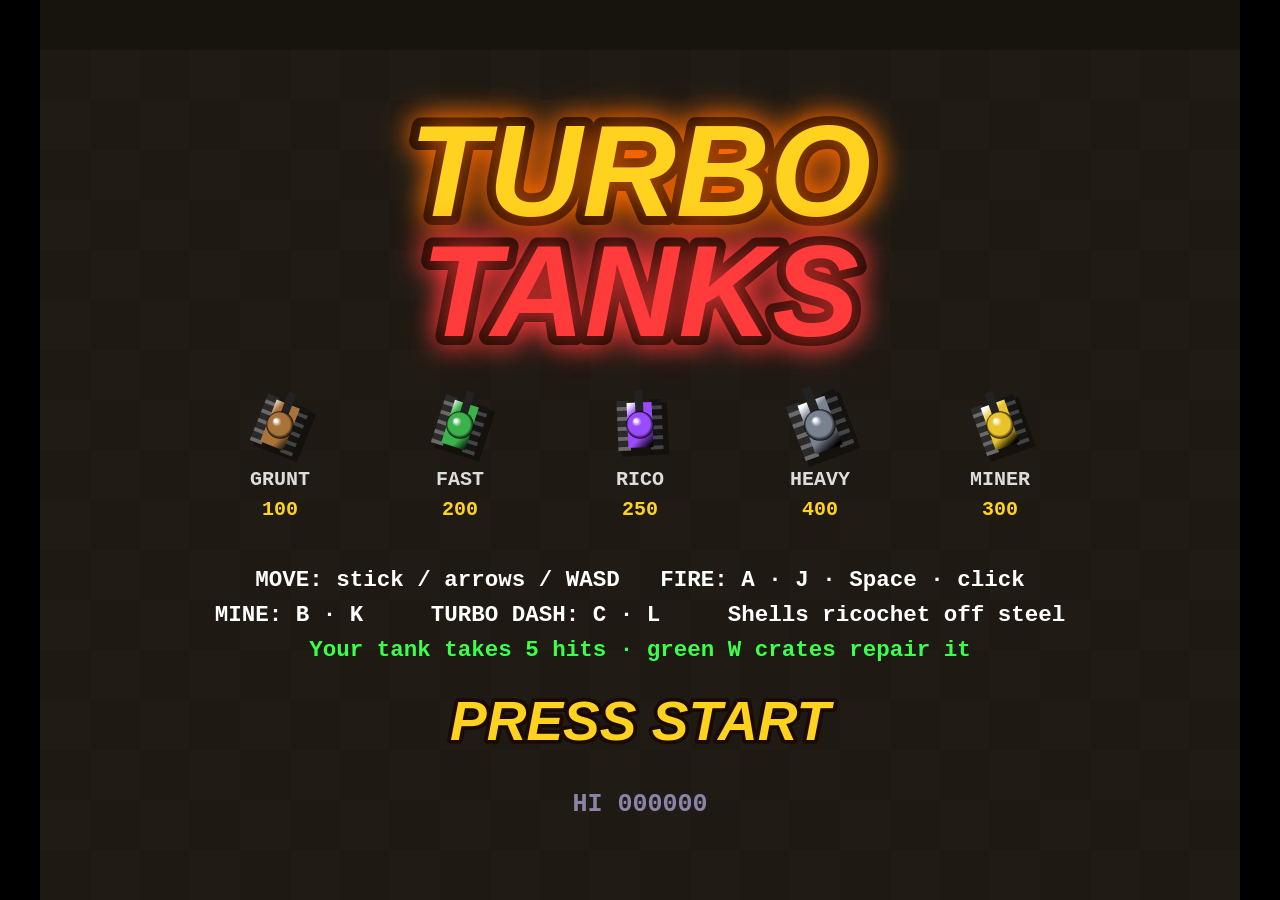
<file: TurboTanks.html>
<!doctype html>
<html lang="en">
<head>
<meta charset="utf-8">
<meta name="viewport" content="width=device-width, initial-scale=1, maximum-scale=1, user-scalable=no, viewport-fit=cover">
<title>Turbo Tanks</title>
<style>
html,body{margin:0;height:100%;overflow:hidden;background:#000;touch-action:none;user-select:none;-webkit-user-select:none;-webkit-tap-highlight-color:transparent}
#screen{position:fixed;inset:0;display:block;image-rendering:pixelated}
#touch{position:fixed;inset:0;pointer-events:none}
.tbtn{position:absolute;pointer-events:auto;width:56px;height:56px;border-radius:50%;border:3px solid rgba(255,255,255,.75);background:rgba(0,0,0,.35);
  color:#fff;display:flex;align-items:center;justify-content:center;font:bold 13px Arial,sans-serif}
.tbtn.on{background:rgba(255,200,0,.5)}
</style>
</head>
<body>
<script>
/* =====================================================================
   ARCADE KIT — shared by the Internet Arcade canvas games.
   Canvas scaling, keyboard / gamepad / touch / cabinet input, sound,
   high scores and the cabinet message protocol.
   ===================================================================== */
'use strict';
const TAU = Math.PI * 2;
const clamp = (x, a, b) => x < a ? a : x > b ? b : x;
const lerp = (a, b, t) => a + (b - a) * t;
const rand = (a, b) => a + (b - a) * Math.random();
const randi = (a, b) => Math.floor(rand(a, b + 1));
const pick = arr => arr[Math.floor(Math.random() * arr.length)];

// gamepads may be blocked (e.g. inside an iframe opened from file://); that must never stop a game
function safePads() { try { return (navigator.getGamepads && navigator.getGamepads()) || []; } catch (e) { return []; } }

const Kit = {
  W: 480, H: 360, scale: 1, ox: 0, oy: 0, t: 0,
  embed: /[?&]embed=1\b/.test(location.search) && window.parent !== window,
  keys: Object.create(null), prev: Object.create(null), touch: Object.create(null), pulse: Object.create(null),
  // logical buttons -> physical keys (the cabinet sends KeyJ/KeyK/KeyL/KeyI for its four buttons)
  MAP: {
    left: ['ArrowLeft', 'KeyA'], right: ['ArrowRight', 'KeyD'], up: ['ArrowUp', 'KeyW'], down: ['ArrowDown', 'KeyS'],
    a: ['KeyJ', 'KeyZ', 'Space'], b: ['KeyK', 'KeyX'], c: ['KeyL', 'KeyC', 'ShiftLeft', 'ShiftRight'], d: ['KeyI', 'KeyV'], e: ['KeyU'], f: ['KeyO'],
    start: ['Enter'], pause: ['Escape', 'KeyP'],
  },
  pad: Object.create(null), padPrev: Object.create(null), stick: { x: 0, y: 0 },
  init(opts) {
    Object.assign(this, opts);
    const c = this.canvas = document.createElement('canvas');
    c.id = 'screen'; document.body.appendChild(c);
    this.ctx = c.getContext('2d');
    if (this.embed) { document.documentElement.classList.add('embed'); parent.postMessage({ type: 'hh-ready' }, '*'); }
    addEventListener('resize', () => this.resize()); this.resize();
    addEventListener('keydown', e => {
      if (['Space', 'ArrowUp', 'ArrowDown', 'ArrowLeft', 'ArrowRight'].includes(e.code)) e.preventDefault();
      this.down(e.code);
    });
    addEventListener('keyup', e => this.up(e.code));
    addEventListener('blur', () => { for (const k in this.keys) this.keys[k] = false; });
    addEventListener('message', e => {
      if (!this.embed || e.source !== window.parent) return;
      const d = e.data; if (!d || typeof d !== 'object') return;
      if (d.type === 'hh-key' && typeof d.code === 'string' && d.code.length < 24) d.down ? this.down(d.code) : this.up(d.code);
      else if (d.type === 'hh-start') { this.audioInit(); this.onStart && this.onStart(); }
      else if (d.type === 'hh-release') for (const k in this.keys) this.keys[k] = false;
    });
    if (!this.embed && ('ontouchstart' in window || navigator.maxTouchPoints > 0)) this.buildTouch();
    let last = performance.now(), acc = 0;
    const frame = now => {
      requestAnimationFrame(frame);
      acc = Math.min(acc + (now - last) / 1000, 0.25); last = now;
      this.pollPad();
      while (acc >= 1 / 60) { acc -= 1 / 60; this.t += 1 / 60; this.update(1 / 60); this.latch(); }
      this.render();
    };
    requestAnimationFrame(frame);
  },
  down(code) {
    if (this.keys[code]) return;
    this.keys[code] = true; this.pulse[code] = true; this.audioInit();
    if (this.MAP.pause.includes(code)) {
      if (code === 'Escape' && this.embed && this.onTitle && this.onTitle()) { parent.postMessage({ type: 'hh-exit' }, '*'); return; }
      this.onPause && this.onPause();
    }
    if (this.MAP.start.includes(code)) this.onStart && this.onStart();
  },
  up(code) { this.keys[code] = false; },
  held(name) {
    if (this.touch[name] || this.pad[name]) return true;
    for (const k of this.MAP[name]) if (this.keys[k] || this.pulse[k]) return true;
    return false;
  },
  // a key counts as held for at least one game step, so very quick taps are never lost
  isDown(code) { return !!(this.keys[code] || this.pulse[code]); },
  // true only on the step the button went down
  hit(name) { return this.held(name) && !this.prev[name]; },
  latch() { for (const n in this.MAP) this.prev[n] = this.held(n); for (const k in this.pulse) delete this.pulse[k]; },
  axisX() { return this.stick.x || ((this.held('right') ? 1 : 0) - (this.held('left') ? 1 : 0)); },
  axisY() { return this.stick.y || ((this.held('down') ? 1 : 0) - (this.held('up') ? 1 : 0)); },
  pollPad() {
    const pads = safePads();
    const P = this.pad; for (const k in P) P[k] = false; this.stick.x = this.stick.y = 0;
    for (const p of pads) {
      if (!p) continue;
      const b = i => p.buttons[i] && (p.buttons[i].pressed || p.buttons[i].value > 0.4);
      const ax = p.axes[0] || 0, ay = p.axes[1] || 0;
      if (Math.abs(ax) > 0.25) this.stick.x = ax; if (Math.abs(ay) > 0.25) this.stick.y = ay;
      P.left = P.left || b(14); P.right = P.right || b(15); P.up = P.up || b(12); P.down = P.down || b(13);
      P.a = P.a || b(0); P.b = P.b || b(1); P.c = P.c || b(2); P.d = P.d || b(3); P.e = P.e || b(5); P.f = P.f || b(7);
      const st = b(9);
      if (st && !this.padPrev.start) { this.audioInit(); this.onStart && this.onStart(); }
      this.padPrev.start = st;
    }
  },
  resize() {
    const dpr = Math.min(devicePixelRatio || 1, 2), w = innerWidth, h = innerHeight, c = this.canvas;
    c.width = Math.round(w * dpr); c.height = Math.round(h * dpr);
    c.style.width = w + 'px'; c.style.height = h + 'px';
    this.scale = Math.min(w / this.W, h / this.H) * dpr;
    this.ox = (c.width - this.W * this.scale) / 2; this.oy = (c.height - this.H * this.scale) / 2;
    this.dpr = dpr;
  },
  // map a client point to logical coordinates
  toLogical(cx, cy) { return { x: (cx * this.dpr - this.ox) / this.scale, y: (cy * this.dpr - this.oy) / this.scale }; },
  begin(bg = '#000') {
    const g = this.ctx, c = this.canvas;
    g.setTransform(1, 0, 0, 1, 0, 0); g.fillStyle = '#000'; g.fillRect(0, 0, c.width, c.height);
    g.setTransform(this.scale, 0, 0, this.scale, this.ox, this.oy);
    g.fillStyle = bg; g.fillRect(0, 0, this.W, this.H);
    g.save(); g.beginPath(); g.rect(0, 0, this.W, this.H); g.clip();
    return g;
  },
  end() { this.ctx.restore(); },

  /* ---------- text ---------- */
  text(s, x, y, size, color = '#fff', align = 'center', opts = {}) {
    const g = this.ctx;
    g.font = `${opts.italic === false ? '' : 'italic '}900 ${size}px "Arial Black", Impact, sans-serif`;
    g.textAlign = align; g.textBaseline = 'middle';
    if (opts.glow) { g.shadowColor = opts.glow; g.shadowBlur = opts.blur || size * 0.6; }
    if (opts.stroke !== false) { g.lineWidth = Math.max(2, size * 0.14); g.strokeStyle = opts.stroke || '#1a0b02'; g.lineJoin = 'round'; g.strokeText(s, x, y); }
    g.fillStyle = color; g.fillText(s, x, y);
    g.shadowBlur = 0;
  },
  mono(s, x, y, size, color = '#fff', align = 'left') {
    const g = this.ctx; g.font = `bold ${size}px ui-monospace, "Courier New", monospace`;
    g.textAlign = align; g.textBaseline = 'middle'; g.fillStyle = color; g.fillText(s, x, y);
  },
  blink(rate = 1.6) { return Math.floor(this.t * rate * 2) % 2 === 0; },

  /* ---------- sound ---------- */
  ac: null,
  audioInit() {
    if (!this.ac) { const AC = window.AudioContext || window.webkitAudioContext; if (!AC) return; this.ac = new AC(); this.master = this.ac.createGain(); this.master.gain.value = 0.5; this.master.connect(this.ac.destination); }
    if (this.ac.state === 'suspended') this.ac.resume();
  },
  tone(f, dur = 0.1, vol = 0.2, type = 'square', slide = 0, delay = 0) {
    const c = this.ac; if (!c) return; const t = c.currentTime + delay, o = c.createOscillator(), g = c.createGain();
    o.type = type; o.frequency.setValueAtTime(f, t); if (slide) o.frequency.exponentialRampToValueAtTime(Math.max(20, f * slide), t + dur);
    g.gain.setValueAtTime(vol, t); g.gain.exponentialRampToValueAtTime(0.0001, t + dur);
    o.connect(g); g.connect(this.master); o.start(t); o.stop(t + dur + 0.02);
  },
  noise(dur = 0.2, vol = 0.3, freq = 1200, type = 'lowpass', delay = 0) {
    const c = this.ac; if (!c) return;
    if (!this.nbuf) { this.nbuf = c.createBuffer(1, c.sampleRate, c.sampleRate); const d = this.nbuf.getChannelData(0); for (let i = 0; i < d.length; i++) d[i] = Math.random() * 2 - 1; }
    const t = c.currentTime + delay, s = c.createBufferSource(), f = c.createBiquadFilter(), g = c.createGain();
    s.buffer = this.nbuf; f.type = type; f.frequency.value = freq; g.gain.setValueAtTime(vol, t); g.gain.exponentialRampToValueAtTime(0.0001, t + dur);
    s.connect(f); f.connect(g); g.connect(this.master); s.start(t, Math.random() * 0.5); s.stop(t + dur + 0.02);
  },
  jingle(notes, step = 0.09, type = 'square', vol = 0.12) { notes.forEach((n, i) => this.tone(n, step * 1.6, vol, type, 0, i * step)); },

  /* ---------- high scores ---------- */
  hi(key) { try { return +localStorage.getItem('ia-hi-' + key) || 0; } catch (e) { return 0; } },
  setHi(key, v) { try { if (v > this.hi(key)) { localStorage.setItem('ia-hi-' + key, v); return true; } } catch (e) { } return false; },

  /* ---------- touch controls when the game is opened on its own ---------- */
  buildTouch() {
    const box = document.createElement('div'); box.id = 'touch'; document.body.appendChild(box);
    const mk = (name, label, css) => {
      const d = document.createElement('div'); d.className = 'tbtn'; d.textContent = label; Object.assign(d.style, css); box.appendChild(d);
      const on = e => { e.preventDefault(); this.touch[name] = true; d.classList.add('on'); this.audioInit(); if (name === 'start') this.onStart && this.onStart(); };
      const off = e => { e.preventDefault(); this.touch[name] = false; d.classList.remove('on'); };
      d.addEventListener('touchstart', on, { passive: false }); d.addEventListener('touchend', off); d.addEventListener('touchcancel', off);
    };
    const L = this.touchLabels || {};
    mk('left', '◀', { left: '12px', bottom: '70px' }); mk('right', '▶', { left: '120px', bottom: '70px' });
    mk('up', '▲', { left: '66px', bottom: '124px' }); mk('down', '▼', { left: '66px', bottom: '16px' });
    if (L.a) mk('a', L.a, { right: '16px', bottom: '40px' });
    if (L.b) mk('b', L.b, { right: '90px', bottom: '20px' });
    if (L.c) mk('c', L.c, { right: '30px', bottom: '116px' });
    if (L.d) mk('d', L.d, { right: '104px', bottom: '96px' });
    if (L.e) mk('e', L.e, { right: '178px', bottom: '76px' });
    if (L.f) mk('f', L.f, { right: '178px', bottom: '150px' });
    mk('start', 'START', { right: '50%', top: '8px', width: '70px', height: '34px', borderRadius: '17px', transform: 'translateX(50%)', fontSize: '12px' });
  },
};

/* ---------- small helpers used by several games ---------- */
class Particles {
  constructor() { this.list = []; }
  burst(x, y, n, colors, speed = 120, life = 0.6, size = 2, grav = 0) {
    for (let i = 0; i < n; i++) {
      const a = Math.random() * TAU, s = speed * (0.3 + Math.random() * 0.7);
      this.list.push({ x, y, vx: Math.cos(a) * s, vy: Math.sin(a) * s, life: life * (0.5 + Math.random() * 0.5), max: life, size: size * (0.6 + Math.random() * 0.8), c: pick(colors), grav });
    }
  }
  update(dt) {
    const L = this.list;
    for (let i = L.length - 1; i >= 0; i--) {
      const p = L[i]; p.life -= dt; if (p.life <= 0) { L.splice(i, 1); continue; }
      p.vy += p.grav * dt; p.x += p.vx * dt; p.y += p.vy * dt; p.vx *= 0.985; p.vy *= 0.985;
    }
  }
  draw(g) {
    for (const p of this.list) { g.globalAlpha = clamp(p.life / p.max, 0, 1); g.fillStyle = p.c; g.fillRect(p.x - p.size / 2, p.y - p.size / 2, p.size, p.size); }
    g.globalAlpha = 1;
  }
  clear() { this.list.length = 0; }
}

/* =====================================================================
   TURBO TANKS — top-down arena tank battle
   ===================================================================== */
const TS = 20, GW = 24, GH = 17, OY = 20;          // tile size, grid, HUD height
const MAPS = [
  ['########################',
   '#P.....................#',
   '#......................#',
   '#...bbbb........bbbb...#',
   '#...b..............b...#',
   '#...b....#....#....b...#',
   '#........#....#........#',
   '#....bb..........bb....#',
   '#....bb...wwww...bb....#',
   '#....bb..........bb....#',
   '#........#....#........#',
   '#...b....#....#....b...#',
   '#...b..............b...#',
   '#...bbbb........bbbb...#',
   '#......................#',
   '#E..........E.........E#',
   '########################'],
  ['########################',
   '#E.........##.........E#',
   '#..........##..........#',
   '#..bbb..........bbb....#',
   '#..b..b...bbbb..b..b...#',
   '#.....b..........b.....#',
   '#...www...#..#...www...#',
   '#...www...#..#...www...#',
   '#..........bb..........#',
   '#....b.....bb.....b....#',
   '#....b...#....#...b....#',
   '#....bbbb#....#bbbb....#',
   '#......................#',
   '#..###............###..#',
   '#......................#',
   '#P.........##.........E#',
   '########################'],
  ['########################',
   '#P..b......#.....b....E#',
   '#...b......#.....b.....#',
   '#...b..bbbb#bbbb.b.....#',
   '#...b............b.....#',
   '#...######..######.....#',
   '#......................#',
   '#.bbb....wwwwww....bbb.#',
   '#.b......wwwwww......b.#',
   '#.bbb....wwwwww....bbb.#',
   '#......................#',
   '#.....######..######...#',
   '#.....b............b...#',
   '#.....b.bbbb#bbbb..b...#',
   '#.....b.....#......b...#',
   '#E....b.....#.....Eb..E#',
   '########################'],
];
const TYPES = {
  grunt: { col: '#a8743a', speed: 46, hp: 1, fire: 2.2, shell: 190, bounce: 1, pts: 100 },
  fast: { col: '#3bb34a', speed: 92, hp: 1, fire: 1.8, shell: 210, bounce: 0, pts: 200 },
  rico: { col: '#9b4bff', speed: 52, hp: 1, fire: 1.6, shell: 240, bounce: 2, pts: 250 },
  heavy: { col: '#7a8290', speed: 34, hp: 3, fire: 2.6, shell: 170, bounce: 0, big: true, pts: 400 },
  miner: { col: '#e8c42a', speed: 60, hp: 1, fire: 3.0, shell: 190, bounce: 1, mines: true, pts: 300 },
};
const S = {
  mode: 'title', level: 0, score: 0, hi: 0, lives: 3, grid: [], bricks: {}, tanks: [], shells: [], mines: [], drops: [],
  fx: new Particles(), smoke: new Particles(), msg: '', msgT: 0, paused: false, mouse: null, queue: [], spawnT: 0, shake: 0,
};

/* ---------- map ---------- */
function genMap(n) {
  // symmetric random arena, kept connected
  for (let tries = 0; tries < 40; tries++) {
    const g = []; for (let y = 0; y < GH; y++) g.push([...'#' + '.'.repeat(GW - 2) + '#']);
    for (let x = 0; x < GW; x++) { g[0][x] = '#'; g[GH - 1][x] = '#'; }
    const blocks = 7 + Math.min(n, 8);
    for (let i = 0; i < blocks; i++) {
      const w = randi(1, 4), h = randi(1, 3), x = randi(2, GW / 2 - w), y = randi(2, GH - 3 - h), t = pick(['b', 'b', 'b', '#', 'w']);
      for (let yy = y; yy < y + h; yy++) for (let xx = x; xx < x + w; xx++) { g[yy][xx] = t; g[GH - 1 - yy][GW - 1 - xx] = t; }
    }
    g[1][1] = 'P'; g[1][GW - 2] = 'E'; g[GH - 2][GW - 2] = 'E'; g[GH - 2][1] = 'E'; g[GH - 2][GW >> 1] = 'E';
    for (const [x, y] of [[1, 1], [2, 1], [1, 2], [GW - 2, 1], [GW - 3, 1], [GW - 2, GH - 2], [GW - 3, GH - 2], [1, GH - 2], [2, GH - 2], [GW >> 1, GH - 2]]) if (g[y][x] !== 'P' && g[y][x] !== 'E') g[y][x] = '.';
    const rows = g.map(r => r.join(''));
    if (connected(rows)) return rows;
  }
  return MAPS[0];
}
function connected(rows) {
  const seen = new Set(), q = [], open = (x, y) => rows[y] && rows[y][x] && '#bw'.indexOf(rows[y][x]) < 0;
  let total = 0; for (let y = 0; y < GH; y++) for (let x = 0; x < GW; x++) if (open(x, y)) { total++; if (!q.length) { q.push([x, y]); seen.add(y * GW + x); } }
  while (q.length) { const [x, y] = q.pop(); for (const [dx, dy] of [[1, 0], [-1, 0], [0, 1], [0, -1]]) { const nx = x + dx, ny = y + dy; if (open(nx, ny) && !seen.has(ny * GW + nx)) { seen.add(ny * GW + nx); q.push([nx, ny]); } } }
  return seen.size === total;
}
function loadLevel() {
  const rows = S.level < MAPS.length ? MAPS[S.level] : genMap(S.level);
  S.grid = rows.map(r => [...r]); S.bricks = {}; S.tanks = []; S.shells = []; S.mines = []; S.drops = []; resetDecals(); S.fx.clear(); S.smoke.clear();
  S.spawns = [];
  for (let y = 0; y < GH; y++) for (let x = 0; x < GW; x++) {
    const c = S.grid[y][x];
    if (c === 'b') S.bricks[y * GW + x] = 2;
    if (c === 'P') { S.pspawn = [x, y]; S.grid[y][x] = '.'; }
    if (c === 'E') { S.spawns.push([x, y]); S.grid[y][x] = '.'; }
  }
  const p = S.player = makeTank('player', S.pspawn[0], S.pspawn[1]); p.inv = 2; S.tanks.push(p);
  // enemy roster grows with the level
  const n = 4 + Math.min(S.level, 8), pool = ['grunt', 'grunt', 'fast'];
  if (S.level >= 1) pool.push('rico'); if (S.level >= 2) pool.push('heavy', 'miner'); if (S.level >= 4) pool.push('fast', 'rico', 'heavy');
  S.queue = []; for (let i = 0; i < n; i++) S.queue.push(pick(pool));
  S.spawnT = 1.2; S.onField = Math.min(3 + Math.floor(S.level / 2), 6);
  S.msg = 'ARENA ' + (S.level + 1); S.msgT = 2;
}
const tile = (x, y) => (S.grid[y] && S.grid[y][x]) || '#';
const blocksTank = c => c === '#' || c === 'b' || c === 'w';
const blocksShell = c => c === '#' || c === 'b';
const at = (px, py) => tile(Math.floor(px / TS), Math.floor((py - OY) / TS));

/* ---------- tanks ---------- */
function makeTank(kind, tx, ty) {
  const T = kind === 'player' ? { col: '#2fe6ff', speed: 78, hp: 5, shell: 230, bounce: 1 } : TYPES[kind];
  return { kind, T, seed: Math.random() * 1000, trackAcc: 0, x: tx * TS + TS / 2, y: OY + ty * TS + TS / 2, ang: kind === 'player' ? 0 : Math.PI, tur: Math.PI / 2, hp: T.hp, reload: 1 + Math.random(), tread: 0, path: [], pathT: 0, boost: 0, cool: 0, inv: 0, mineT: 3 + Math.random() * 3, rapid: 0 };
}
function canStand(x, y, r = 8) {
  for (const [dx, dy] of [[-r, -r], [r, -r], [-r, r], [r, r], [0, -r], [0, r], [-r, 0], [r, 0]]) if (blocksTank(at(x + dx, y + dy))) return false;
  return true;
}
function moveTank(t, dx, dy) {
  if (dx && canStand(t.x + dx, t.y)) t.x += dx;
  if (dy && canStand(t.x, t.y + dy)) t.y += dy;
  t.tread += Math.hypot(dx, dy);
  // lay a pair of tread prints every few pixels travelled
  t.trackAcc += Math.hypot(dx, dy);
  while (t.trackAcc >= 3) { t.trackAcc -= 3; stampTreads(t); }
}
function fire(t) {
  const big = t.T.big, sp = t.T.shell;
  const x = t.x + Math.cos(t.tur) * 13, y = t.y + Math.sin(t.tur) * 13;
  if (blocksShell(at(x, y))) return;
  S.shells.push({ x, y, vx: Math.cos(t.tur) * sp, vy: Math.sin(t.tur) * sp, owner: t, bounces: t.T.bounce + (t.kind === 'player' && t.rapid > 0 ? 1 : 0), r: big ? 4 : 2.5, life: 6 });
  S.smoke.burst(x, y, 5, ['#ccc', '#999'], 40, 0.5, 4);
  Kit.noise(0.12, t.kind === 'player' ? 0.25 : 0.12, big ? 500 : 1100);
}
/* ---------- ground decals: tread tracks and scorch marks, faded out slowly ---------- */
function resetDecals() {
  if (!S.decal) { S.decal = document.createElement('canvas'); S.decal.width = 960; S.decal.height = 720; S.dctx = S.decal.getContext('2d'); }
  S.dctx.setTransform(1, 0, 0, 1, 0, 0); S.dctx.clearRect(0, 0, 960, 720); S.dctx.setTransform(2, 0, 0, 2, 0, 0); S.fadeT = 0;
}
function stampTreads(t) {
  const d = S.dctx; if (!d) return;
  const big = t.T.big ? 1.15 : 1;
  d.save(); d.translate(t.x, t.y); d.rotate(t.ang); d.scale(big, big);
  d.fillStyle = 'rgba(16,10,4,.42)';
  d.fillRect(-1, -9, 1.7, 5); d.fillRect(-1, 4, 1.7, 5);           // one cleat on each tread
  d.fillStyle = 'rgba(16,10,4,.12)';
  d.fillRect(-1.5, -9, 3, 5); d.fillRect(-1.5, 4, 3, 5);           // pressed-down dirt around it
  d.restore();
}
function stampScorch(x, y, r) {
  const d = S.dctx; if (!d) return;
  const gr = d.createRadialGradient(x, y, 1, x, y, r); gr.addColorStop(0, 'rgba(8,5,2,.75)'); gr.addColorStop(0.6, 'rgba(12,8,4,.4)'); gr.addColorStop(1, 'rgba(12,8,4,0)');
  d.fillStyle = gr; d.beginPath(); d.arc(x, y, r, 0, TAU); d.fill();
}
function fadeDecals(dt) {
  if (!S.dctx || (S.fadeT += dt) < 0.5) return;
  S.fadeT = 0; const d = S.dctx;
  d.save(); d.setTransform(1, 0, 0, 1, 0, 0); d.globalCompositeOperation = 'destination-out'; d.fillStyle = 'rgba(0,0,0,.03)'; d.fillRect(0, 0, 960, 720); d.restore();
}
function explodeAt(x, y, r, owner) {
  S.fx.burst(x, y, 40, ['#ffd21f', '#ff6a00', '#fff', '#ff3b3b'], 160, 0.7, 3); S.smoke.burst(x, y, 12, ['#555', '#777'], 50, 1.4, 8);
  stampScorch(x, y, 16); S.shake = Math.max(S.shake, 0.3); Kit.noise(0.6, 0.45, 400);
  for (let ty = Math.floor((y - OY - r) / TS); ty <= Math.floor((y - OY + r) / TS); ty++) for (let tx = Math.floor((x - r) / TS); tx <= Math.floor((x + r) / TS); tx++) if (tile(tx, ty) === 'b') breakBrick(tx, ty, 9);
  for (const t of S.tanks) if (Math.hypot(t.x - x, t.y - y) < r + 8) damage(t, owner, 2);   // a blast costs two hits of armour
}
function breakBrick(tx, ty, n = 1) {
  const k = ty * GW + tx; S.bricks[k] = (S.bricks[k] || 2) - n;
  S.fx.burst(tx * TS + TS / 2, OY + ty * TS + TS / 2, 6, ['#b8562a', '#7a3a1a'], 70, 0.4, 3);
  if (S.bricks[k] <= 0) { S.grid[ty][tx] = '.'; delete S.bricks[k]; }
}
// how battered a tank looks: 0 = pristine ... 1 = one hit from exploding (on fire)
function wear(t) { return t.T.hp > 1 ? 1 - (t.hp - 1) / (t.T.hp - 1) : 0; }
function damage(t, by, n = 1) {
  if (t.dead || t.inv > 0) return;
  t.hp -= n;
  if (t.hp > 0) {
    t.hitT = 0.18; S.fx.burst(t.x, t.y, 16, ['#fff', '#ffd21f', '#ff8a1f'], 120, 0.35);
    S.smoke.burst(t.x, t.y, 4, ['#555', '#777'], 30, 0.8, 5);
    Kit.tone(260, 0.12, 0.14, 'square', 0.6); Kit.noise(0.15, 0.25, 2600, 'highpass');
    if (t.kind === 'player') {
      t.inv = 0.7; S.shake = Math.max(S.shake, 0.25);
      if (t.hp === 1) { S.msg = 'ON FIRE!'; S.msgT = 1.4; Kit.noise(0.8, 0.2, 600, 'bandpass'); }
    }
    return;
  }
  t.dead = true;
  S.fx.burst(t.x, t.y, 60, ['#ffd21f', '#ff6a00', '#fff', t.T.col], 200, 0.9, 3.5); S.smoke.burst(t.x, t.y, 16, ['#444', '#666'], 60, 1.6, 9);
  stampScorch(t.x, t.y, 20); S.shake = 0.5; Kit.noise(0.9, 0.5, 350); Kit.tone(120, 0.5, 0.15, 'sawtooth', 0.5);
  if (t.kind === 'player') {
    S.lives--; S.deadT = 2;
    if (S.lives <= 0) { S.mode = 'over'; S.overT = 5; S.newHi = Kit.setHi('turbo-tanks', S.score); S.hi = Kit.hi('turbo-tanks'); Kit.jingle([392, 330, 262, 196], 0.2, 'triangle'); }
  } else {
    S.score += t.T.pts;
    if (Math.random() < 0.26) S.drops.push({ x: t.x, y: t.y, k: pick(['R', 'S', 'B', 'W', 'W']), life: 10 });
  }
}

/* ---------- enemy AI: path toward the player, shoot when there is a clear line ---------- */
function bfsPath(t, goal) {
  const sx = Math.floor(t.x / TS), sy = Math.floor((t.y - OY) / TS), gx = Math.floor(goal.x / TS), gy = Math.floor((goal.y - OY) / TS);
  const prev = new Int32Array(GW * GH).fill(-1), q = [sy * GW + sx]; prev[sy * GW + sx] = sy * GW + sx;
  while (q.length) {
    const c = q.shift(), cx = c % GW, cy = (c / GW) | 0; if (cx === gx && cy === gy) break;
    for (const [dx, dy] of [[1, 0], [-1, 0], [0, 1], [0, -1]]) { const nx = cx + dx, ny = cy + dy, n = ny * GW + nx; if (nx < 0 || ny < 0 || nx >= GW || ny >= GH || prev[n] >= 0 || blocksTank(tile(nx, ny))) continue; prev[n] = c; q.push(n); }
  }
  const end = gy * GW + gx; if (prev[end] < 0) return [];
  const path = []; for (let c = end; c !== sy * GW + sx; c = prev[c]) path.unshift([(c % GW) * TS + TS / 2, OY + ((c / GW) | 0) * TS + TS / 2]);
  return path;
}
function clearShot(x0, y0, x1, y1) {
  const d = Math.hypot(x1 - x0, y1 - y0), n = Math.ceil(d / 5);
  for (let i = 1; i < n; i++) if (blocksShell(at(lerp(x0, x1, i / n), lerp(y0, y1, i / n)))) return false;
  return true;
}
function think(t, dt) {
  const P = S.player;
  t.pathT -= dt;
  const target = P && !P.dead ? P : { x: 240, y: 190 };
  if (t.pathT <= 0) { t.pathT = rand(0.6, 1.2); t.path = bfsPath(t, target); if (t.kind !== 'fast' && t.path.length > 3 && Math.random() < 0.35) t.path = t.path.slice(0, -randi(2, 4)); }
  const wp = t.path[0];
  if (wp) {
    const dx = wp[0] - t.x, dy = wp[1] - t.y, d = Math.hypot(dx, dy);
    if (d < 3) t.path.shift();
    else {
      const want = Math.atan2(dy, dx), da = wrap(want - t.ang);
      t.ang += clamp(da, -4 * dt, 4 * dt);
      if (Math.abs(da) < 0.5) moveTank(t, Math.cos(t.ang) * t.T.speed * dt, Math.sin(t.ang) * t.T.speed * dt);
    }
  }
  // turret tracks the player (with some lag) and fires on a clear line
  if (P && !P.dead) {
    const lead = 0.25, tx = P.x + (P.vx || 0) * lead, ty = P.y + (P.vy || 0) * lead;
    const want = Math.atan2(ty - t.y, tx - t.x) + (t.aimErr || 0);
    t.tur += clamp(wrap(want - t.tur), -2.5 * dt, 2.5 * dt);
    t.reload -= dt;
    if (t.reload <= 0 && Math.abs(wrap(want - t.tur)) < 0.12 && clearShot(t.x, t.y, P.x, P.y) && Math.hypot(P.x - t.x, P.y - t.y) < 300) {
      fire(t); t.reload = t.T.fire * rand(0.8, 1.3) * Math.max(0.55, 1 - S.level * 0.05); t.aimErr = rand(-0.12, 0.12);
    }
  }
  if (t.T.mines && (t.mineT -= dt) <= 0) { t.mineT = rand(5, 9); if (S.mines.filter(m => m.owner === t).length < 2) S.mines.push({ x: t.x, y: t.y, owner: t, arm: 1.2, life: 12 }); }
}
const wrap = a => { while (a > Math.PI) a -= TAU; while (a < -Math.PI) a += TAU; return a; };

/* ---------- update ---------- */
function newGame() { Object.assign(S, { mode: 'play', level: 0, score: 0, lives: 3, paused: false }); loadLevel(); Kit.jingle([262, 330, 392, 523], 0.1, 'square', 0.12); }
function update(dt) {
  S.fx.update(dt); S.smoke.update(dt); if (S.shake > 0) S.shake -= dt;
  fadeDecals(dt);
  if (S.mode === 'title') return;
  if (S.mode === 'over') { if ((S.overT -= dt) <= 0) S.mode = 'title'; return; }
  if (S.paused) return;
  if (S.msgT > 0) S.msgT -= dt;
  const P = S.player;
  // player
  if (!P.dead) {
    P.inv -= dt; P.cool -= dt; P.rapid -= dt; P.reload -= dt;
    let ax = Kit.axisX(), ay = Kit.axisY(); const l = Math.hypot(ax, ay);
    if (Kit.hit('c') && P.cool <= 0) { P.boost = 0.45; P.cool = 2.5; Kit.noise(0.4, 0.2, 2500, 'highpass'); }
    P.boost -= dt;
    const sp = P.T.speed * (P.boost > 0 ? 2.3 : 1) * (P.fast > 0 ? 1.35 : 1); P.fast -= dt;
    P.vx = 0; P.vy = 0;
    if (l > 0.2) {
      const want = Math.atan2(ay, ax); P.ang += clamp(wrap(want - P.ang), -8 * dt, 8 * dt);
      const mv = Math.max(0, Math.cos(wrap(want - P.ang)));
      P.vx = Math.cos(P.ang) * sp * mv; P.vy = Math.sin(P.ang) * sp * mv;
      moveTank(P, P.vx * dt, P.vy * dt);
      if (P.boost > 0) S.smoke.burst(P.x - Math.cos(P.ang) * 10, P.y - Math.sin(P.ang) * 10, 2, ['#2fe6ff', '#fff'], 40, 0.3, 3);
    }
    // turret: follows the mouse if one is in use, otherwise the hull
    if (S.mouse) P.tur = Math.atan2(S.mouse.y - P.y, S.mouse.x - P.x); else P.tur += clamp(wrap(P.ang - P.tur), -10 * dt, 10 * dt);
    const want = Kit.hit('a') || Kit.hit('d') || S.click; S.click = false;
    const mine = S.shells.filter(s => s.owner === P).length;
    if (want && P.reload <= 0 && mine < (P.rapid > 0 ? 5 : 3)) { fire(P); P.reload = P.rapid > 0 ? 0.12 : 0.3; }
    if (Kit.hit('b') && S.mines.filter(m => m.owner === P).length < 2) { S.mines.push({ x: P.x, y: P.y, owner: P, arm: 1.2, life: 10 }); Kit.tone(220, 0.1, 0.1, 'square'); }
    for (const d of S.drops) if (Math.hypot(d.x - P.x, d.y - P.y) < 14) {
      d.life = 0; S.score += 50; Kit.jingle([660, 880, 1100], 0.05);
      if (d.k === 'R') { P.rapid = 10; S.msg = 'RAPID FIRE'; } else if (d.k === 'S') { P.fast = 10; S.msg = 'SPEED'; } else if (d.k === 'W') { P.hp = Math.min(P.T.hp, P.hp + 2); S.msg = 'REPAIRED'; } else { P.inv = 6; S.msg = 'SHIELD'; }
      S.msgT = 1.2;
    }
  } else if (S.deadT > 0 && (S.deadT -= dt) <= 0 && S.mode === 'play') {
    const np = makeTank('player', S.pspawn[0], S.pspawn[1]); np.inv = 2.5; S.tanks = S.tanks.filter(t => t !== P); S.tanks.push(np); S.player = np;
  }
  for (const d of S.drops) d.life -= dt; S.drops = S.drops.filter(d => d.life > 0);
  // spawn enemies
  const live = S.tanks.filter(t => t.kind !== 'player' && !t.dead).length;
  if (S.queue.length && live < S.onField && (S.spawnT -= dt) <= 0) {
    const sp = pick(S.spawns), t = makeTank(S.queue.shift(), sp[0], sp[1]);
    if (canStand(t.x, t.y) && Math.hypot(t.x - P.x, t.y - P.y) > 80) { S.tanks.push(t); S.fx.burst(t.x, t.y, 20, ['#fff', t.T.col], 80, 0.5); S.spawnT = 1.6; } else S.queue.unshift(t.kind);
  }
  for (const t of S.tanks) if (t.kind !== 'player' && !t.dead) think(t, dt);
  for (const t of S.tanks) {
    if (t.dead) continue; const w = wear(t);
    if (t.hitT > 0) t.hitT -= dt;
    const bx = t.x - Math.cos(t.ang) * 6, by = t.y - Math.sin(t.ang) * 6;           // engine deck at the back
    if (w >= 0.5 && Math.random() < dt * (w >= 0.75 ? 26 : 9)) S.smoke.burst(bx, by, 1, w >= 0.75 ? ['#222', '#333', '#111'] : ['#777', '#999'], 18, 1.6, w >= 0.75 ? 7 : 5);
    if (w >= 1 && Math.random() < dt * 40) S.fx.burst(bx + rand(-3, 3), by + rand(-3, 3), 1, ['#ffd21f', '#ff8a1f', '#ff3b1f'], 26, 0.45, 2.5, -40);
    if (w >= 1 && t.kind === 'player' && Math.random() < dt * 3) Kit.noise(0.25, 0.05, 900, 'bandpass');
  }
  // tanks don't overlap
  for (const a of S.tanks) for (const b of S.tanks) {
    if (a === b || a.dead || b.dead) continue; const dx = b.x - a.x, dy = b.y - a.y, d = Math.hypot(dx, dy);
    if (d < 17 && d > 0) { const p = (17 - d) / 2; moveTank(a, -dx / d * p, -dy / d * p); moveTank(b, dx / d * p, dy / d * p); }
  }
  // shells
  for (const s of S.shells) {
    const steps = 3;
    for (let i = 0; i < steps && !s.dead; i++) {
      const ox = s.x, oy = s.y; s.x += s.vx * dt / steps; s.y += s.vy * dt / steps;
      const c = at(s.x, s.y);
      if (blocksShell(c)) {
        const tx = Math.floor(s.x / TS), ty = Math.floor((s.y - OY) / TS);
        if (c === 'b') { breakBrick(tx, ty); s.dead = true; Kit.tone(160, 0.08, 0.1, 'square'); break; }
        if (s.bounces-- <= 0) { s.dead = true; S.fx.burst(ox, oy, 6, ['#fff', '#ffd21f'], 60, 0.3); break; }
        if (blocksShell(at(s.x, oy))) s.vx = -s.vx; if (blocksShell(at(ox, s.y))) s.vy = -s.vy;
        if (!blocksShell(at(s.x, oy)) && !blocksShell(at(ox, s.y))) { s.vx = -s.vx; s.vy = -s.vy; }
        s.x = ox; s.y = oy; Kit.tone(1200, 0.04, 0.06, 'triangle'); s.bounced = true;
      }
      for (const t of S.tanks) if (!t.dead && Math.hypot(t.x - s.x, t.y - s.y) < 9 + s.r && (t !== s.owner || s.bounced)) { s.dead = true; damage(t, s.owner); break; }
    }
    s.life -= dt; if (s.life <= 0) s.dead = true;
  }
  // shells cancel each other
  for (let i = 0; i < S.shells.length; i++) for (let j = i + 1; j < S.shells.length; j++) { const a = S.shells[i], b = S.shells[j]; if (!a.dead && !b.dead && Math.hypot(a.x - b.x, a.y - b.y) < 6) { a.dead = b.dead = true; S.fx.burst(a.x, a.y, 8, ['#fff', '#ffd21f'], 80, 0.3); Kit.tone(900, 0.05, 0.08); } }
  S.shells = S.shells.filter(s => !s.dead);
  // mines
  for (const m of S.mines) {
    m.arm -= dt; m.life -= dt;
    const trig = m.arm <= 0 && S.tanks.some(t => !t.dead && Math.hypot(t.x - m.x, t.y - m.y) < 18);
    const shot = S.shells.find(s => Math.hypot(s.x - m.x, s.y - m.y) < 6); if (shot) shot.dead = true;
    if (trig || shot || m.life <= 0) { m.dead = true; explodeAt(m.x, m.y, 30, m.owner); }
  }
  S.mines = S.mines.filter(m => !m.dead);
  S.tanks = S.tanks.filter(t => !t.dead || t === S.player);
  // arena cleared?
  if (!S.queue.length && !S.tanks.some(t => t.kind !== 'player' && !t.dead) && !S.clearT && S.mode === 'play') { S.clearT = 2.2; S.msg = 'ARENA CLEAR!'; S.msgT = 2; S.score += 1000; Kit.jingle([523, 659, 784, 1047], 0.1); }
  if (S.clearT && (S.clearT -= dt) <= 0) { S.clearT = 0; S.level++; loadLevel(); }
}

/* ---------- draw ---------- */
// Light comes from the top-left of the arena and stays put as tanks turn, so shading is
// worked out in world space and turned into each part's local (rotated) coordinates.
const LIGHT = { x: -0.7071, y: -0.7071 };        // direction toward the light
const toLocal = (wx, wy, a) => [wx * Math.cos(a) + wy * Math.sin(a), -wx * Math.sin(a) + wy * Math.cos(a)];
function drawTank(g, t) {
  if (t.dead) return;
  if (t.inv > 0 && Math.floor(t.inv * 10) % 2 === 0 && t.kind === 'player') g.globalAlpha = 0.5;
  const big = t.T.big ? 1.15 : 1, a = t.ang;
  // drop shadow: the real hull outline, offset away from the light
  g.save(); g.translate(t.x - LIGHT.x * 2.5, t.y - LIGHT.y * 2.5); g.rotate(a); g.scale(big, big);
  g.fillStyle = 'rgba(0,0,0,.35)'; g.fillRect(-10.5, -9.5, 21, 19); g.restore();
  g.save(); g.translate(t.x, t.y);
  g.save(); g.rotate(a); g.scale(big, big);
  // treads: the tread facing the light is a touch brighter
  const [lx, ly] = toLocal(LIGHT.x, LIGHT.y, a);   // light direction in hull space
  for (const side of [-1, 1]) {
    const y0 = side < 0 ? -9 : 4, lit = clamp(side * ly, -1, 1);
    g.fillStyle = lit > 0 ? '#2a2a2a' : '#141414'; g.fillRect(-10, y0, 20, 5);
    g.fillStyle = lit > 0 ? '#6a6a6a' : '#444';
    for (let i = 0; i < 5; i++) { const x = -10 + ((i * 4 + t.tread) % 20); g.fillRect(x, y0, 1.5, 5); }
  }
  // hull: bright on the side facing the light, dark on the far side, whichever way the tank points
  const hg = g.createLinearGradient(lx * 9, ly * 9, -lx * 9, -ly * 9);
  hg.addColorStop(0, '#fff'); hg.addColorStop(0.22, t.T.col); hg.addColorStop(0.7, t.T.col); hg.addColorStop(1, '#000');
  g.fillStyle = hg; g.fillRect(-9, -5, 18, 10);
  drawWear(g, t);
  g.restore();
  // turret: barrel, then a dome lit from the same fixed light
  g.save(); g.rotate(t.tur);
  g.fillStyle = '#222'; g.fillRect(0, -1.6 * big, 14 * big, 3.2 * big);
  g.restore();
  const r = 5.5 * big, hx = LIGHT.x * r * 0.45, hy = LIGHT.y * r * 0.45;
  const tg = g.createRadialGradient(hx, hy, 0.5, 0, 0, r);
  tg.addColorStop(0, '#fff'); tg.addColorStop(0.28, t.T.col); tg.addColorStop(0.78, t.T.col); tg.addColorStop(1, 'rgba(0,0,0,.85)');
  g.fillStyle = tg; g.beginPath(); g.arc(0, 0, r, 0, TAU); g.fill();
  const tw = wear(t);
  if (tw > 0) {   // the turret gets scorched too
    g.fillStyle = `rgba(20,10,0,${tw * 0.5})`; g.beginPath(); g.arc(0, 0, r, 0, TAU); g.fill();
    for (let i = 0; i < Math.round(tw * 3); i++) { const a2 = t.seed + i * 2.4, rr = r * 0.55; g.fillStyle = 'rgba(5,3,0,.8)'; g.beginPath(); g.arc(Math.cos(a2) * rr, Math.sin(a2) * rr, 1.3, 0, TAU); g.fill(); }
  }
  if (t.hitT > 0) { g.fillStyle = `rgba(255,255,255,${t.hitT * 3})`; g.beginPath(); g.arc(0, 0, r + 4, 0, TAU); g.fill(); }
  g.restore(); g.globalAlpha = 1;
  if (wear(t) >= 1) drawFire(g, t);
  if (t.inv > 0 && t.kind === 'player' && t.inv > 2.6) { g.strokeStyle = '#2fe6ff'; g.lineWidth = 1.5; g.beginPath(); g.arc(t.x, t.y, 14, 0, TAU); g.stroke(); }
  if (t.kind !== 'player' && t.T.hp > 1 && t.hp < t.T.hp) { g.fillStyle = '#f33'; g.fillRect(t.x - 8, t.y - 15, 16 * t.hp / t.T.hp, 2); }
}
// dents, scorch, soot and cracks build up on the hull (hull space, before the turret)
function drawWear(g, t) {
  const w = wear(t); if (w <= 0) return;
  const R = n => { const x = Math.sin(t.seed + n * 12.9898) * 43758.5453; return x - Math.floor(x); };
  // soot darkens the whole hull more with every hit
  g.fillStyle = `rgba(20,10,0,${w * 0.42})`; g.fillRect(-9, -5, 18, 10);
  const scorch = Math.round(w * 8);
  for (let i = 0; i < scorch; i++) {
    const x = -7 + R(i) * 14, y = -4 + R(i + 9) * 8, r = 2 + R(i + 20) * 2.6;
    const sg = g.createRadialGradient(x, y, 0.3, x, y, r); sg.addColorStop(0, 'rgba(5,3,0,.9)'); sg.addColorStop(0.6, 'rgba(25,12,2,.55)'); sg.addColorStop(1, 'rgba(25,12,2,0)');
    g.fillStyle = sg; g.beginPath(); g.ellipse(x, y, r, r * 0.75, R(i + 30) * 3, 0, TAU); g.fill();
  }
  // dents and cracks
  g.strokeStyle = 'rgba(0,0,0,.85)'; g.lineWidth = 1;
  const cracks = Math.round(w * 5);
  for (let i = 0; i < cracks; i++) {
    const x = -6 + R(i + 40) * 12, y = -3 + R(i + 50) * 6;
    g.beginPath(); g.moveTo(x, y); g.lineTo(x + 2.5 - R(i + 60) * 5, y + 1.5 - R(i + 70) * 3); g.lineTo(x + 3 - R(i + 80) * 6, y + 2.5 - R(i + 90) * 5); g.stroke();
  }
  // bare metal scratches where shells glanced off
  g.strokeStyle = 'rgba(220,230,240,.5)'; g.lineWidth = 0.5;
  for (let i = 0; i < Math.round(w * 3); i++) { const x = -7 + R(i + 100) * 14, y = -4 + R(i + 110) * 8; g.beginPath(); g.moveTo(x, y); g.lineTo(x + 3, y + 1); g.stroke(); }
}
// last stage: flames licking off the engine deck, with a flickering glow
function drawFire(g, t) {
  const bx = t.x - Math.cos(t.ang) * 6, by = t.y - Math.sin(t.ang) * 6, k = Kit.t * 18 + t.seed;
  g.save(); g.globalCompositeOperation = 'lighter';
  const glow = g.createRadialGradient(bx, by, 1, bx, by, 22 + Math.sin(k) * 3);
  glow.addColorStop(0, 'rgba(255,150,40,.45)'); glow.addColorStop(1, 'rgba(255,80,0,0)');
  g.fillStyle = glow; g.beginPath(); g.arc(bx, by, 26, 0, TAU); g.fill();
  for (let i = 0; i < 5; i++) {
    const ox = Math.sin(k * 0.7 + i * 2.1) * 3.5, oy = Math.cos(k * 0.9 + i * 1.7) * 2.5, h = 6 + Math.abs(Math.sin(k + i)) * 6, w = 2.4 + (i % 2);
    const fx = bx + ox, fy = by + oy;
    const fg = g.createLinearGradient(fx, fy + 2, fx, fy - h);
    fg.addColorStop(0, 'rgba(255,240,170,.95)'); fg.addColorStop(0.4, 'rgba(255,150,30,.85)'); fg.addColorStop(1, 'rgba(255,40,0,0)');
    g.fillStyle = fg; g.beginPath(); g.moveTo(fx - w, fy + 1.5); g.quadraticCurveTo(fx - w * 0.6, fy - h * 0.6, fx + Math.sin(k + i) * 1.5, fy - h); g.quadraticCurveTo(fx + w * 0.6, fy - h * 0.6, fx + w, fy + 1.5); g.closePath(); g.fill();
  }
  g.restore();
}
function render() {
  const g = Kit.begin('#2a2418');
  if (S.shake > 0) g.translate(rand(-3, 3) * S.shake * 2, rand(-3, 3) * S.shake * 2);
  // floor
  for (let y = 0; y < GH; y++) for (let x = 0; x < GW; x++) { g.fillStyle = (x + y) % 2 ? '#3a3226' : '#363023'; g.fillRect(x * TS, OY + y * TS, TS, TS); }
  if (S.mode === 'title') { drawTitle(g); Kit.end(); return; }
  if (S.decal) g.drawImage(S.decal, 0, 0, 480, 360);
  // walls
  for (let y = 0; y < GH; y++) for (let x = 0; x < GW; x++) {
    const c = S.grid[y][x], px = x * TS, py = OY + y * TS;
    if (c === '#') {
      const sg = g.createLinearGradient(px, py, px, py + TS); sg.addColorStop(0, '#9aa2b0'); sg.addColorStop(1, '#4a505c');
      g.fillStyle = sg; g.fillRect(px, py, TS, TS); g.fillStyle = 'rgba(0,0,0,.35)'; g.fillRect(px, py + TS - 2, TS, 2); g.fillRect(px + TS - 2, py, 2, TS);
      g.fillStyle = '#c8ccd4'; for (const [a, b] of [[4, 4], [15, 4], [4, 15], [15, 15]]) g.fillRect(px + a, py + b, 2, 2);
    } else if (c === 'b') {
      const hp = S.bricks[y * GW + x] || 2;
      g.fillStyle = hp > 1 ? '#a24a22' : '#7a3618'; g.fillRect(px, py, TS, TS);
      g.fillStyle = '#d8b090'; g.globalAlpha = 0.35;
      for (let r = 0; r < 4; r++) { g.fillRect(px, py + r * 5, TS, 1); for (let k = 0; k < 3; k++) g.fillRect(px + ((r % 2) * 4 + k * 8) % TS, py + r * 5, 1, 5); }
      g.globalAlpha = 1; if (hp < 2) { g.strokeStyle = '#1a0a04'; g.beginPath(); g.moveTo(px + 4, py + 3); g.lineTo(px + 10, py + 11); g.lineTo(px + 7, py + 17); g.stroke(); }
    } else if (c === 'w') {
      g.fillStyle = '#1a5a9a'; g.fillRect(px, py, TS, TS);
      g.fillStyle = 'rgba(255,255,255,.25)'; const o = (Kit.t * 8 + x * 5) % TS; g.fillRect(px + o * 0.5, py + 6, 6, 1); g.fillRect(px + ((o + 10) % TS) * 0.8, py + 14, 5, 1);
    }
  }
  for (const m of S.mines) { g.fillStyle = m.arm > 0 ? '#555' : (Kit.blink(3) ? '#ff3b3b' : '#600'); g.beginPath(); g.arc(m.x, m.y, 4.5, 0, TAU); g.fill(); g.strokeStyle = '#ffd21f'; g.lineWidth = 1; g.stroke(); }
  for (const d of S.drops) { if (d.life < 3 && Kit.blink(4)) continue; g.fillStyle = { R: '#ff3b3b', S: '#2fe6ff', B: '#ffd21f', W: '#3bff4a' }[d.k]; g.beginPath(); g.roundRect(d.x - 7, d.y - 7, 14, 14, 3); g.fill(); Kit.text(d.k, d.x, d.y + 0.5, 9, '#000', 'center', { stroke: false, italic: false }); }
  for (const t of S.tanks) drawTank(g, t);
  for (const s of S.shells) { g.fillStyle = s.owner.kind === 'player' ? '#fff' : '#ffd21f'; g.beginPath(); g.arc(s.x, s.y, s.r, 0, TAU); g.fill(); g.fillStyle = 'rgba(255,200,80,.35)'; g.beginPath(); g.arc(s.x - s.vx * 0.02, s.y - s.vy * 0.02, s.r * 0.8, 0, TAU); g.fill(); }
  S.smoke.draw(g); S.fx.draw(g);
  if (S.mouse && S.player && !S.player.dead) { g.strokeStyle = 'rgba(47,230,255,.7)'; g.lineWidth = 1; g.beginPath(); g.arc(S.mouse.x, S.mouse.y, 6, 0, TAU); g.moveTo(S.mouse.x - 9, S.mouse.y); g.lineTo(S.mouse.x + 9, S.mouse.y); g.moveTo(S.mouse.x, S.mouse.y - 9); g.lineTo(S.mouse.x, S.mouse.y + 9); g.stroke(); }
  // HUD
  g.fillStyle = '#000'; g.fillRect(0, 0, 480, OY);
  Kit.mono('SCORE ' + String(S.score).padStart(6, '0'), 8, 10, 11, '#fff');
  Kit.mono('ARENA ' + (S.level + 1), 148, 10, 11, '#ffd21f', 'center');
  Kit.mono('HI ' + String(Math.max(S.hi, S.score)).padStart(6, '0'), 222, 10, 11, '#8a85a8', 'center');
  if (S.player) {
    const P = S.player, hp = P.dead ? 0 : P.hp, cols = ['#ff3b1f', '#ff8a1f', '#ffd21f', '#9aff4a', '#3bff4a'];
    Kit.mono('ARMOR', 268, 10, 8, '#aaa');
    for (let i = 0; i < P.T.hp; i++) { g.fillStyle = '#222'; g.fillRect(298 + i * 11, 5, 9, 10); if (i < hp) { g.fillStyle = hp === 1 && Kit.blink(4) ? '#fff' : cols[hp - 1]; g.fillRect(299 + i * 11, 6, 7, 8); } }
  }
  for (let i = 0; i < S.lives; i++) { g.fillStyle = '#2fe6ff'; g.fillRect(402 + i * 13, 6, 10, 8); g.fillStyle = '#111'; g.fillRect(407 + i * 13, 9, 7, 2); }
  const left = S.queue.length + S.tanks.filter(t => t.kind !== 'player' && !t.dead).length; Kit.mono('×' + left, 474, 10, 11, '#ff3b3b', 'right');
  if (S.player && S.player.cool > 0) { g.fillStyle = '#333'; g.fillRect(358, 7, 38, 6); g.fillStyle = '#2fe6ff'; g.fillRect(358, 7, 38 * (1 - S.player.cool / 2.5), 6); }
  if (S.msgT > 0) Kit.text(S.msg, 240, 190, 26, '#ffd21f', 'center', { glow: '#000' });
  if (S.paused) { g.fillStyle = 'rgba(0,0,0,.55)'; g.fillRect(0, 0, 480, 360); Kit.text('PAUSED', 240, 180, 30, '#ffd21f'); }
  if (S.mode === 'over') { g.fillStyle = 'rgba(0,0,0,.5)'; g.fillRect(0, 0, 480, 360); Kit.text('GAME OVER', 240, 170, 34, '#ff3b3b'); if (S.newHi) Kit.text('NEW HIGH SCORE!', 240, 206, 16, '#ffd21f'); }
  Kit.end();
}
function drawTitle(g) {
  g.fillStyle = 'rgba(0,0,0,.45)'; g.fillRect(0, 0, 480, 360);
  Kit.text('TURBO', 240, 72, 52, '#ffd21f', 'center', { glow: '#ff6a00' });
  Kit.text('TANKS', 240, 120, 52, '#ff3b3b', 'center', { glow: '#ff3b3b' });
  let i = 0; for (const k in TYPES) { const t = makeTank(k, 0, 0); t.x = 96 + i * 72; t.y = 170; t.ang = -Math.PI / 2 + Math.sin(Kit.t + i) * 0.4; t.tur = t.ang; drawTank(g, t); Kit.mono(k.toUpperCase(), t.x, 192, 8, '#ddd', 'center'); Kit.mono(TYPES[k].pts + '', t.x, 204, 8, '#ffd21f', 'center'); i++; }
  Kit.mono('MOVE: stick / arrows / WASD   FIRE: A · J · Space · click', 240, 232, 9, '#fff', 'center');
  Kit.mono('MINE: B · K     TURBO DASH: C · L     Shells ricochet off steel', 240, 246, 9, '#fff', 'center');
  Kit.mono('Your tank takes 5 hits · green W crates repair it', 240, 260, 9, '#3bff4a', 'center');
  if (Kit.blink()) Kit.text('PRESS START', 240, 290, 22, '#ffd21f');
  Kit.mono('HI ' + String(S.hi).padStart(6, '0'), 240, 322, 10, '#8a85a8', 'center');
}

/* ---------- boot ---------- */
S.hi = Kit.hi('turbo-tanks');
Kit.init({
  W: 480, H: 360, render, touchLabels: { a: 'FIRE', b: 'MINE', c: 'TURBO' },
  update: dt => { if (S.mode === 'title' && Kit.hit('a')) newGame(); else update(dt); },
  onStart() { if (S.mode === 'title') newGame(); else if (S.mode === 'play') S.paused = !S.paused; },
  onPause() { if (S.mode === 'play') S.paused = !S.paused; },
  onTitle() { return S.mode === 'title'; },
});
// a mouse aims the turret and clicks fire (desktop); touch uses the on-screen buttons
Kit.canvas.addEventListener('pointermove', e => { if (e.pointerType === 'mouse' && S.mode === 'play') S.mouse = Kit.toLogical(e.clientX, e.clientY); });
Kit.canvas.addEventListener('pointerdown', e => { Kit.audioInit(); if (S.mode === 'title') { newGame(); return; } if (e.pointerType === 'mouse') { S.mouse = Kit.toLogical(e.clientX, e.clientY); S.click = true; } });
Kit.canvas.addEventListener('pointerleave', () => { S.mouse = null; });

</script>
</body>
</html>
</file>
